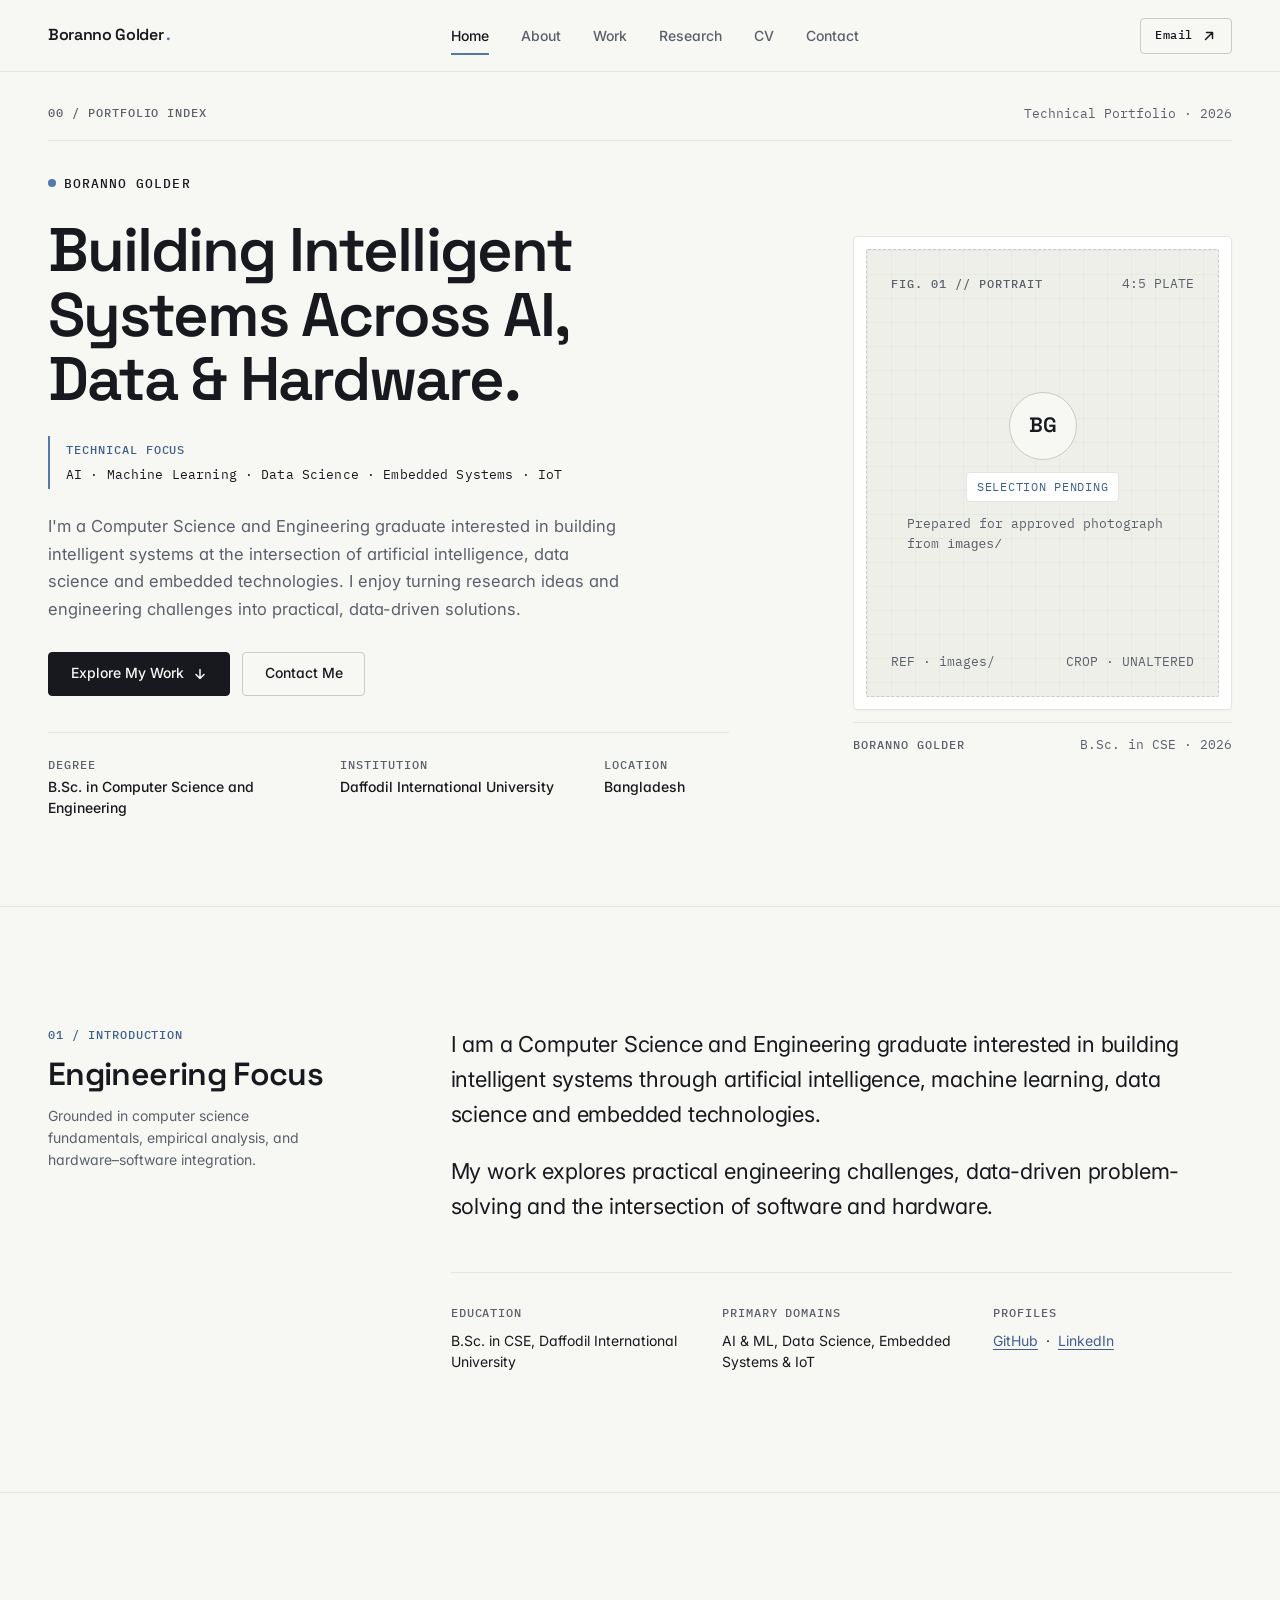
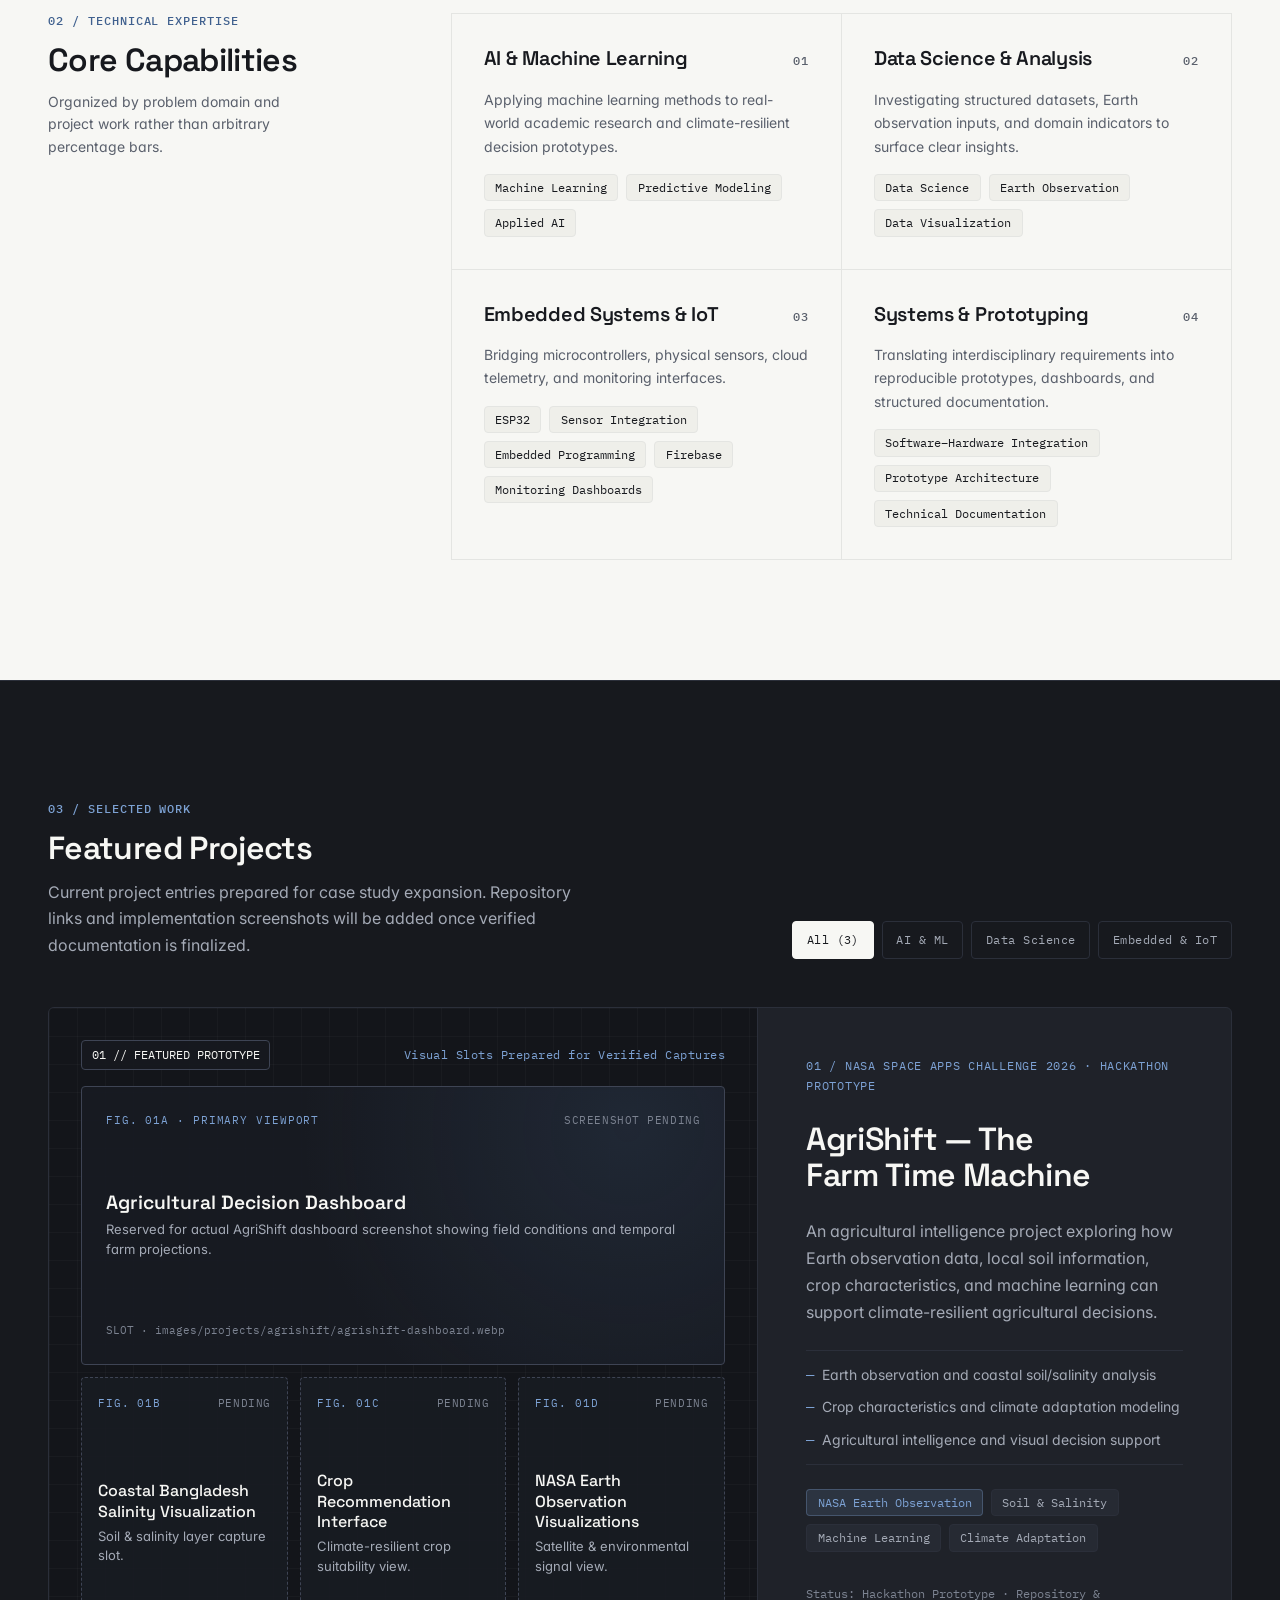
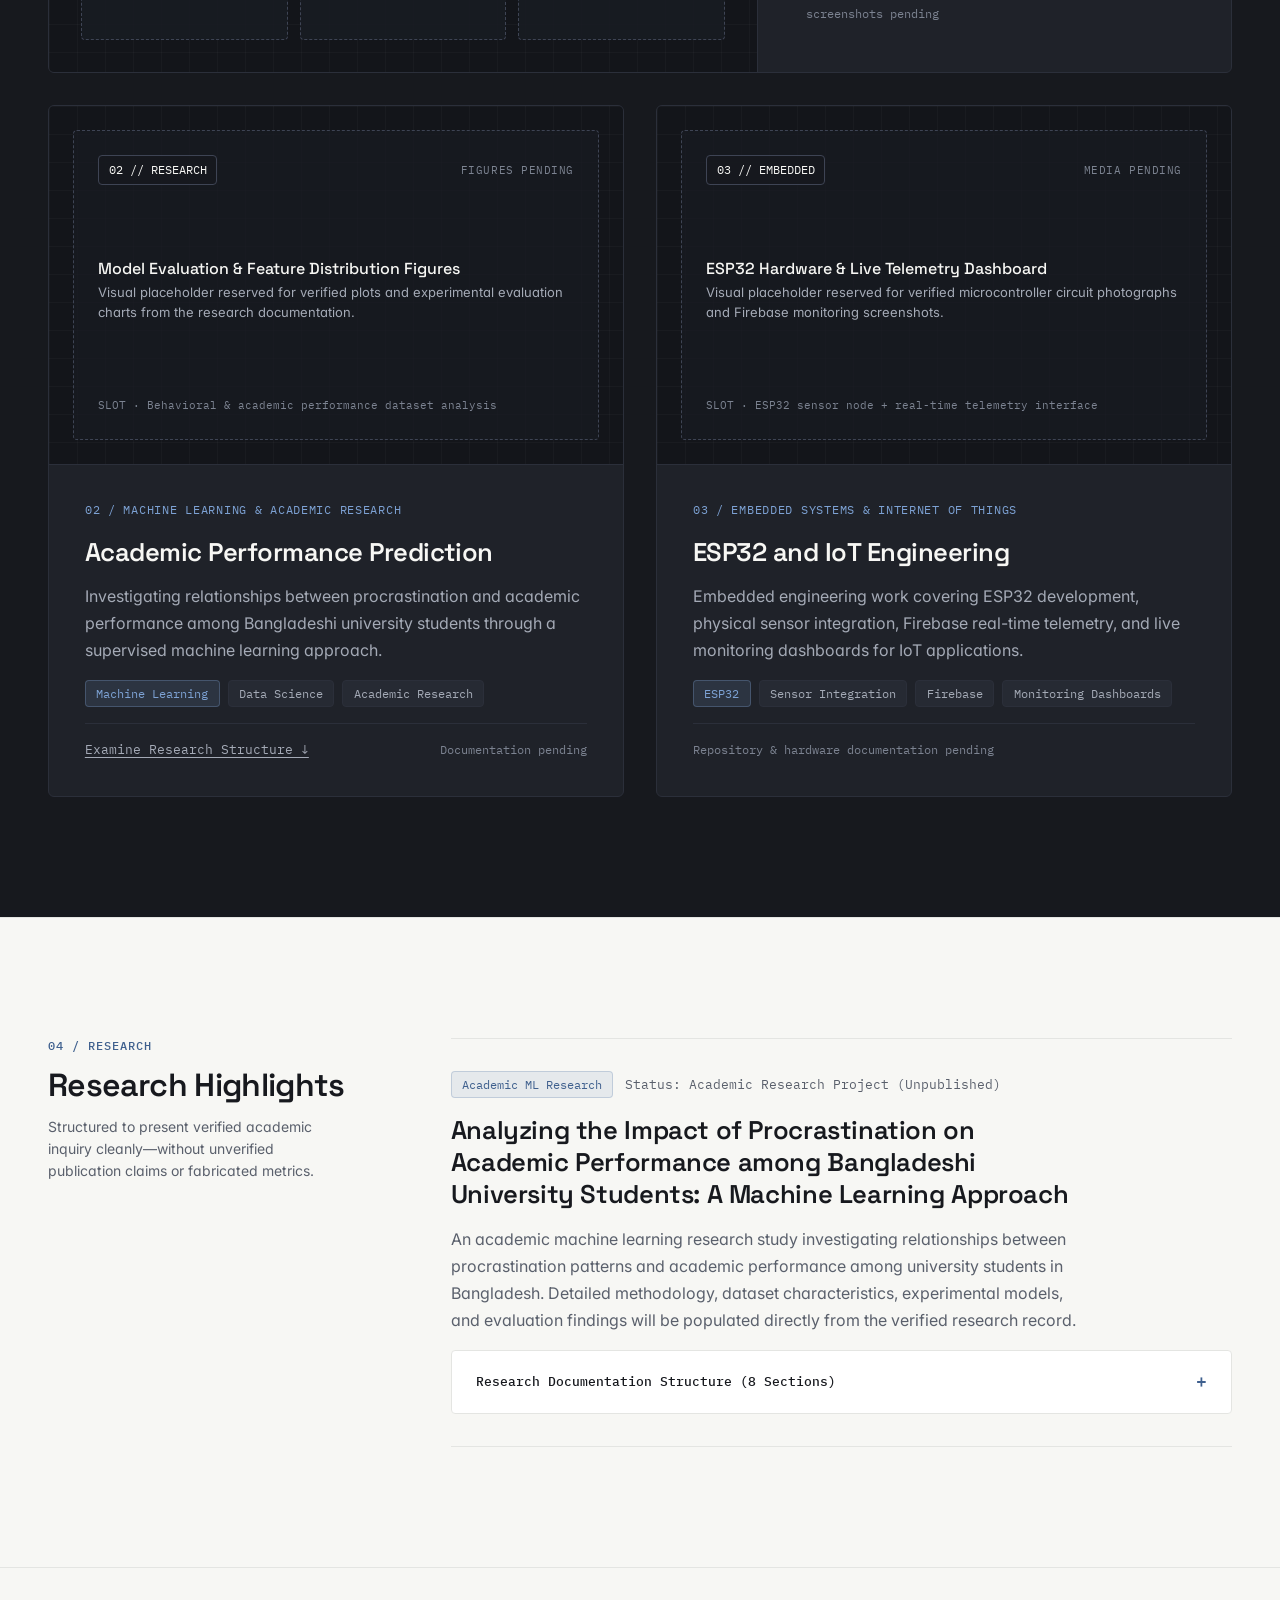
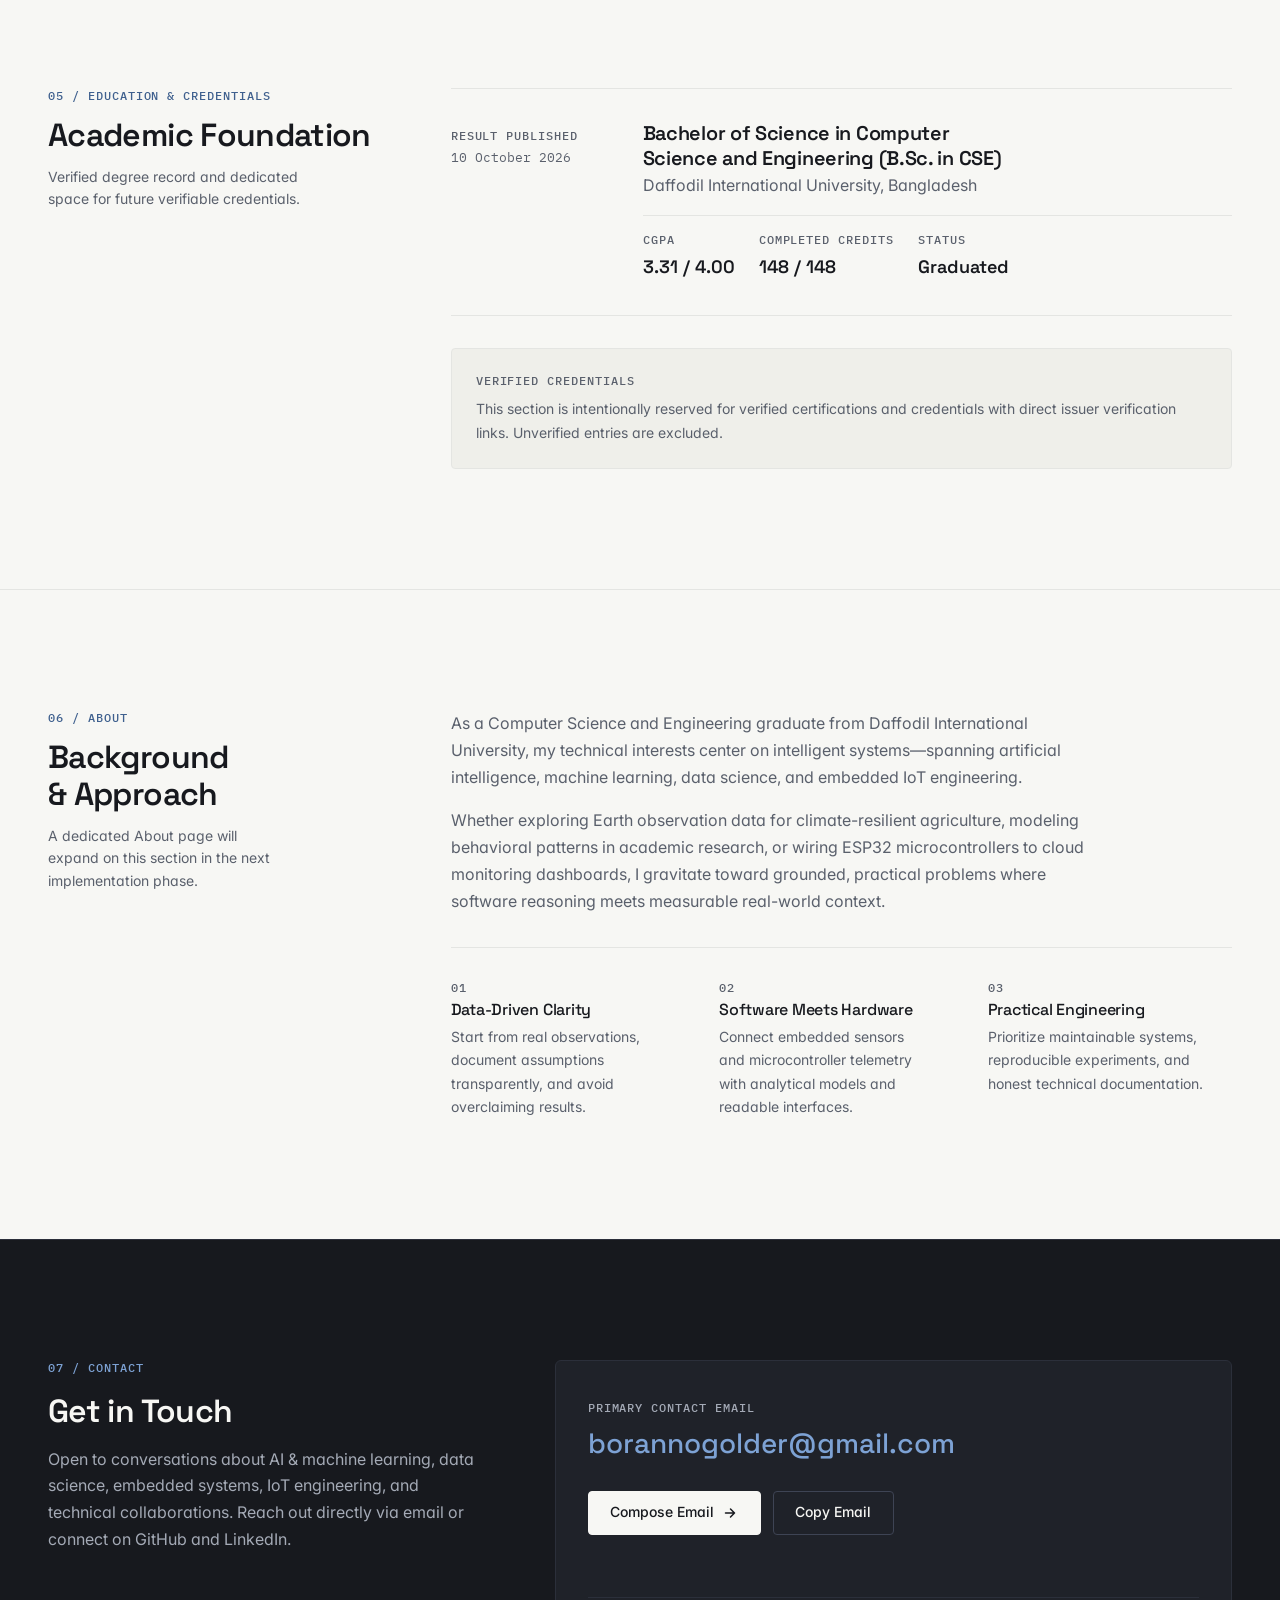
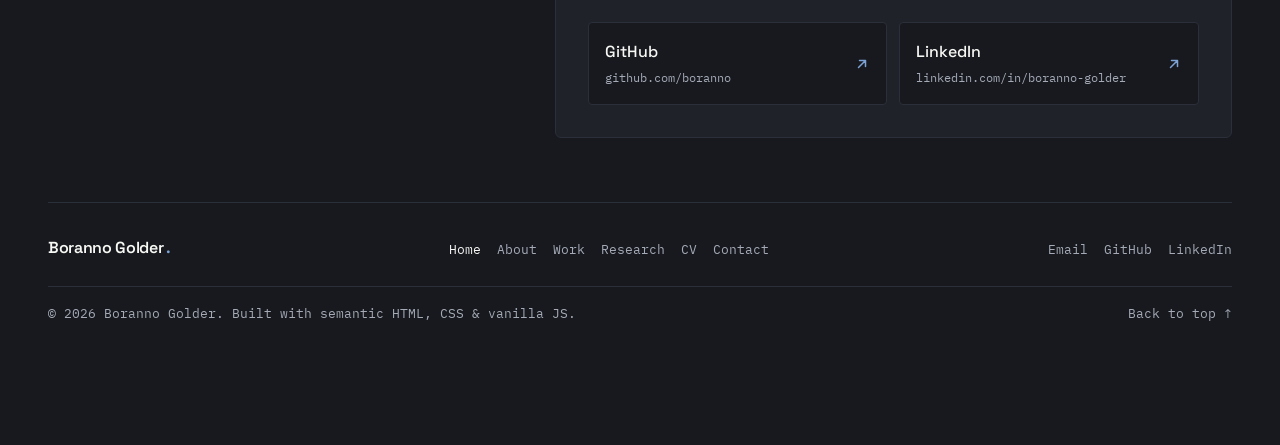
<file: index.html>
<!DOCTYPE html>
<html lang="en" data-page="home" data-root="./">
<head>
  <meta charset="UTF-8">
  <meta name="viewport" content="width=device-width, initial-scale=1.0">
  <title>Boranno Golder — AI &amp; Machine Learning, Data Science, Embedded Systems &amp; IoT</title>
  <meta
    name="description"
    content="Portfolio of Boranno Golder, Computer Science and Engineering graduate focused on AI & Machine Learning, Data Science, and Embedded Systems & IoT."
  >
  <meta property="og:title" content="Boranno Golder — Technical Portfolio">
  <meta
    property="og:description"
    content="Computer Science and Engineering graduate exploring intelligent systems through AI, machine learning, data science, and embedded technologies."
  >
  <meta property="og:type" content="website">
  <link rel="icon" type="image/svg+xml" href="assets/icons/favicon.svg">

  <!-- Typography: Space Grotesk, Inter, IBM Plex Mono -->
  <link rel="preconnect" href="https://fonts.googleapis.com">
  <link rel="preconnect" href="https://fonts.gstatic.com" crossorigin>
  <link
    href="https://fonts.googleapis.com/css2?family=IBM+Plex+Mono:wght@400;500&family=Inter:wght@400;500;600&family=Space+Grotesk:wght@500;600;700&display=swap"
    rel="stylesheet"
  >

  <!-- Modular Design System -->
  <link rel="stylesheet" href="assets/css/tokens.css">
  <link rel="stylesheet" href="assets/css/base.css">
  <link rel="stylesheet" href="assets/css/layout.css">
  <link rel="stylesheet" href="assets/css/components.css">
  <link rel="stylesheet" href="assets/css/pages/home.css">

  <script type="application/ld+json">
    {
      "@context": "https://schema.org",
      "@type": "Person",
      "name": "Boranno Golder",
      "email": "mailto:borannogolder@gmail.com",
      "alumniOf": {
        "@type": "CollegeOrUniversity",
        "name": "Daffodil International University"
      },
      "sameAs": [
        "https://github.com/boranno",
        "https://www.linkedin.com/in/boranno-golder/"
      ]
    }
  </script>
</head>
<body id="top">
  <a class="skip-link" href="#main-content">Skip to main content</a>

  <!-- Sticky Editorial Header -->
  <header class="site-header" data-header>
    <div class="container header-inner">
      <a class="wordmark" href="./index.html" aria-label="Boranno Golder — Home">
        Boranno Golder<span class="wordmark-dot" aria-hidden="true">.</span>
      </a>

      <nav class="primary-nav" aria-label="Primary">
        <ul class="nav-list">
          <li><a class="nav-link is-active" href="./index.html" aria-current="page">Home</a></li>
          <li><a class="nav-link" href="./about/index.html">About</a></li>
          <li><a class="nav-link" href="./work/index.html">Work</a></li>
          <li><a class="nav-link" href="./research/index.html">Research</a></li>
          <li><a class="nav-link" href="./cv/index.html">CV</a></li>
          <li><a class="nav-link" href="./contact/index.html">Contact</a></li>
        </ul>
      </nav>

      <div class="header-actions">
        <a class="btn btn--secondary btn--sm" href="mailto:borannogolder@gmail.com">
          Email
          <svg class="arrow-right" viewBox="0 0 16 16" fill="none" aria-hidden="true">
            <path d="M4.5 11.5L11.5 4.5M11.5 4.5H5.5M11.5 4.5V10.5" stroke="currentColor" stroke-width="1.5" stroke-linecap="round" stroke-linejoin="round"/>
          </svg>
        </a>
      </div>

      <button
        class="menu-toggle"
        type="button"
        data-menu-toggle
        aria-expanded="false"
        aria-controls="mobile-nav"
        aria-label="Open navigation menu"
      >
        <svg class="icon-menu" viewBox="0 0 20 20" fill="none" aria-hidden="true">
          <path d="M3 6H17M3 10H17M3 14H17" stroke="currentColor" stroke-width="1.5" stroke-linecap="round"/>
        </svg>
        <svg class="icon-close" viewBox="0 0 20 20" fill="none" aria-hidden="true">
          <path d="M5 5L15 15M15 5L5 15" stroke="currentColor" stroke-width="1.5" stroke-linecap="round"/>
        </svg>
      </button>
    </div>
  </header>

  <!-- Mobile Navigation Drawer -->
  <div class="mobile-drawer" id="mobile-nav" data-mobile-drawer hidden>
    <nav aria-label="Mobile navigation">
      <ul class="mobile-nav-list">
        <li class="mobile-nav-item">
          <a class="mobile-nav-link" href="./index.html" aria-current="page">
            <span>Home</span>
            <span class="mono-label">00 / HOME</span>
          </a>
        </li>
        <li class="mobile-nav-item">
          <a class="mobile-nav-link" href="./about/index.html">
            <span>About</span>
            <span class="mono-label">01 / ABOUT</span>
          </a>
        </li>
        <li class="mobile-nav-item">
          <a class="mobile-nav-link" href="./work/index.html">
            <span>Work</span>
            <span class="mono-label">02 / WORK</span>
          </a>
        </li>
        <li class="mobile-nav-item">
          <a class="mobile-nav-link" href="./research/index.html">
            <span>Research</span>
            <span class="mono-label">03 / RESEARCH</span>
          </a>
        </li>
        <li class="mobile-nav-item">
          <a class="mobile-nav-link" href="./cv/index.html">
            <span>CV</span>
            <span class="mono-label">04 / CV</span>
          </a>
        </li>
        <li class="mobile-nav-item">
          <a class="mobile-nav-link" href="./contact/index.html">
            <span>Contact</span>
            <span class="mono-label">05 / CONTACT</span>
          </a>
        </li>
      </ul>
    </nav>
    <div class="mobile-drawer-footer">
      <a class="mono-meta" href="mailto:borannogolder@gmail.com">borannogolder@gmail.com</a>
      <a class="mono-meta" href="https://github.com/boranno" target="_blank" rel="noopener noreferrer">GitHub</a>
      <a class="mono-meta" href="https://www.linkedin.com/in/boranno-golder/" target="_blank" rel="noopener noreferrer">LinkedIn</a>
    </div>
  </div>

  <main id="main-content">
    <!-- ====================================================================
         01. HOMEPAGE HERO (Light Editorial Canvas)
         ==================================================================== -->
    <section class="band band--first hero-band" aria-labelledby="hero-heading">
      <div class="container">
        <div class="hero-masthead-bar hero-enter">
          <span class="mono-label">00 / PORTFOLIO INDEX</span>
          <span class="mono-meta">Technical Portfolio · 2026</span>
        </div>

        <div class="hero-grid">
          <div class="hero-copy">
            <div class="hero-kicker hero-enter">
              <span class="hero-eyebrow">
                <span class="status-dot" aria-hidden="true"></span>
                <span>Boranno Golder</span>
              </span>
            </div>

            <h1 class="hero-title hero-enter hero-enter--delay-1" id="hero-heading">
              Building Intelligent Systems Across AI, Data &amp; Hardware.
            </h1>

            <div class="hero-positioning hero-enter hero-enter--delay-2" aria-label="Technical focus">
              <span class="hero-positioning-label">Technical Focus</span>
              <span class="hero-positioning-value">AI &middot; Machine Learning &middot; Data Science &middot; Embedded Systems &middot; IoT</span>
            </div>

            <p class="hero-lead hero-enter hero-enter--delay-2">
              I'm a Computer Science and Engineering graduate interested in building intelligent
              systems at the intersection of artificial intelligence, data science and embedded
              technologies. I enjoy turning research ideas and engineering challenges into
              practical, data-driven solutions.
            </p>

            <div class="hero-actions hero-enter hero-enter--delay-3">
              <a class="btn btn--primary" href="#work">
                Explore My Work
                <svg class="arrow-down" viewBox="0 0 16 16" fill="none" aria-hidden="true">
                  <path d="M8 3.5V12.5M8 12.5L4 8.5M8 12.5L12 8.5" stroke="currentColor" stroke-width="1.5" stroke-linecap="round" stroke-linejoin="round"/>
                </svg>
              </a>
              <a class="btn btn--secondary" href="#contact">Contact Me</a>
            </div>

            <dl class="hero-specs hero-enter hero-enter--delay-3" aria-label="Academic and location metadata">
              <div class="hero-spec-item">
                <dt class="mono-label">Degree</dt>
                <dd class="hero-spec-value">B.Sc. in Computer Science and Engineering</dd>
              </div>
              <div class="hero-spec-item">
                <dt class="mono-label">Institution</dt>
                <dd class="hero-spec-value">Daffodil International University</dd>
              </div>
              <div class="hero-spec-item">
                <dt class="mono-label">Location</dt>
                <dd class="hero-spec-value">Bangladesh</dd>
              </div>
            </dl>
          </div>

          <!--
            HOMEPAGE PORTRAIT SLOT — SELECTION PENDING
            To activate a portrait after visual review, replace .portrait-placeholder-mark
            inside .portrait-slot with:
            <img src="images/<selected-image>" alt="Boranno Golder" width="400" height="500">
          -->
          <div class="hero-visual hero-enter hero-enter--delay-2">
            <figure class="portrait-figure" data-portrait-slot="pending">
              <div class="portrait-frame">
                <div class="portrait-slot">
                  <div class="portrait-slot-top">
                    <span class="mono-label">FIG. 01 // PORTRAIT</span>
                    <span class="mono-meta">4:5 PLATE</span>
                  </div>
                  <div class="portrait-placeholder-mark">
                    <div class="portrait-monogram" aria-hidden="true">BG</div>
                    <span class="portrait-status-badge">Selection Pending</span>
                    <p class="mono-meta">Prepared for approved photograph from <code>images/</code></p>
                  </div>
                  <div class="portrait-slot-bottom">
                    <span class="mono-meta">REF · images/</span>
                    <span class="mono-meta">CROP · UNALTERED</span>
                  </div>
                </div>
              </div>
              <figcaption class="portrait-caption">
                <span class="mono-label">Boranno Golder</span>
                <span class="mono-meta">B.Sc. in CSE · 2026</span>
              </figcaption>
            </figure>
          </div>
        </div>
      </div>
    </section>

    <!-- ====================================================================
         02. PROFESSIONAL INTRODUCTION (Asymmetric 4/8 Rail)
         ==================================================================== -->
    <section class="band" id="overview" aria-labelledby="overview-heading">
      <div class="container editorial-rail">
        <div class="rail-aside" data-reveal>
          <span class="mono-label rail-index">01 / INTRODUCTION</span>
          <h2 id="overview-heading">Engineering Focus</h2>
          <p class="rail-note">
            Grounded in computer science fundamentals, empirical analysis, and hardware–software integration.
          </p>
        </div>

        <div class="rail-main" data-reveal data-reveal-delay="80">
          <p class="intro-statement">
            I am a Computer Science and Engineering graduate interested in building intelligent
            systems through artificial intelligence, machine learning, data science and embedded
            technologies.
          </p>
          <p class="intro-statement">
            My work explores practical engineering challenges, data-driven problem-solving and the
            intersection of software and hardware.
          </p>

          <div class="intro-meta-strip">
            <div class="intro-meta-cell">
              <span class="mono-label">Education</span>
              <span class="intro-meta-value">B.Sc. in CSE, Daffodil International University</span>
            </div>
            <div class="intro-meta-cell">
              <span class="mono-label">Primary Domains</span>
              <span class="intro-meta-value">AI &amp; ML, Data Science, Embedded Systems &amp; IoT</span>
            </div>
            <div class="intro-meta-cell">
              <span class="mono-label">Profiles</span>
              <span class="intro-meta-value">
                <a href="https://github.com/boranno" target="_blank" rel="noopener noreferrer">GitHub</a>
                &nbsp;·&nbsp;
                <a href="https://www.linkedin.com/in/boranno-golder/" target="_blank" rel="noopener noreferrer">LinkedIn</a>
              </span>
            </div>
          </div>
        </div>
      </div>
    </section>

    <!-- ====================================================================
         03. TECHNICAL EXPERTISE (Asymmetric 4/8 Rail, Capability Matrix)
         ==================================================================== -->
    <section class="band" id="expertise" aria-labelledby="expertise-heading">
      <div class="container editorial-rail">
        <div class="rail-aside" data-reveal>
          <span class="mono-label rail-index">02 / TECHNICAL EXPERTISE</span>
          <h2 id="expertise-heading">Core Capabilities</h2>
          <p class="rail-note">
            Organized by problem domain and project work rather than arbitrary percentage bars.
          </p>
        </div>

        <div class="rail-main" data-reveal data-reveal-delay="80">
          <div class="expertise-grid">
            <article class="expertise-group">
              <div class="expertise-group-head">
                <h3>AI &amp; Machine Learning</h3>
                <span class="mono-label">01</span>
              </div>
              <p class="expertise-desc">
                Applying machine learning methods to real-world academic research and climate-resilient decision prototypes.
              </p>
              <ul class="tag-list" aria-label="AI and Machine Learning themes">
                <li class="tag">Machine Learning</li>
                <li class="tag">Predictive Modeling</li>
                <li class="tag">Applied AI</li>
              </ul>
            </article>

            <article class="expertise-group">
              <div class="expertise-group-head">
                <h3>Data Science &amp; Analysis</h3>
                <span class="mono-label">02</span>
              </div>
              <p class="expertise-desc">
                Investigating structured datasets, Earth observation inputs, and domain indicators to surface clear insights.
              </p>
              <ul class="tag-list" aria-label="Data Science themes">
                <li class="tag">Data Science</li>
                <li class="tag">Earth Observation</li>
                <li class="tag">Data Visualization</li>
              </ul>
            </article>

            <article class="expertise-group">
              <div class="expertise-group-head">
                <h3>Embedded Systems &amp; IoT</h3>
                <span class="mono-label">03</span>
              </div>
              <p class="expertise-desc">
                Bridging microcontrollers, physical sensors, cloud telemetry, and monitoring interfaces.
              </p>
              <ul class="tag-list" aria-label="Embedded Systems and IoT themes">
                <li class="tag">ESP32</li>
                <li class="tag">Sensor Integration</li>
                <li class="tag">Embedded Programming</li>
                <li class="tag">Firebase</li>
                <li class="tag">Monitoring Dashboards</li>
              </ul>
            </article>

            <article class="expertise-group">
              <div class="expertise-group-head">
                <h3>Systems &amp; Prototyping</h3>
                <span class="mono-label">04</span>
              </div>
              <p class="expertise-desc">
                Translating interdisciplinary requirements into reproducible prototypes, dashboards, and structured documentation.
              </p>
              <ul class="tag-list" aria-label="Systems and Prototyping themes">
                <li class="tag">Software–Hardware Integration</li>
                <li class="tag">Prototype Architecture</li>
                <li class="tag">Technical Documentation</li>
              </ul>
            </article>
          </div>
        </div>
      </div>
    </section>

    <!-- ====================================================================
         04. FEATURED PROJECTS (Dark Architectural Showcase Band — #17191E)
         ==================================================================== -->
    <section class="band band--dark" id="work" aria-labelledby="work-heading">
      <div class="container">
        <div class="projects-header" data-reveal>
          <div class="projects-header-top">
            <span class="mono-label rail-index">03 / SELECTED WORK</span>
            <h2 id="work-heading">Featured Projects</h2>
            <p class="projects-header-sub">
              Current project entries prepared for case study expansion. Repository links and implementation
              screenshots will be added once verified documentation is finalized.
            </p>
          </div>

          <div class="filter-bar" role="group" aria-label="Filter projects by domain">
            <button class="filter-pill" type="button" data-project-filter="all" aria-pressed="true">
              All (3)
            </button>
            <button class="filter-pill" type="button" data-project-filter="ai" aria-pressed="false">
              AI &amp; ML
            </button>
            <button class="filter-pill" type="button" data-project-filter="data" aria-pressed="false">
              Data Science
            </button>
            <button class="filter-pill" type="button" data-project-filter="iot" aria-pressed="false">
              Embedded &amp; IoT
            </button>
          </div>
        </div>

        <p class="sr-only" aria-live="polite" data-filter-status></p>

        <div class="projects-layout">
          <!-- Project A: Featured Horizontal Card (Image-Led 4-Plate Visual Storyboard) -->
          <article
            class="project-card project-card--featured"
            data-project-card
            data-categories="ai data"
            data-reveal
          >
            <!--
              AGRISHIFT IMAGE-LED VISUAL STORYBOARD
              Replace any .visual-slot content with <img src="images/projects/..." alt="...">
              once verified project screenshots are provided.
            -->
            <div class="project-media project-media--spec project-media--storyboard">
              <div class="storyboard-header">
                <span class="project-index-badge">01 // FEATURED PROTOTYPE</span>
                <span class="project-status-pill">Visual Slots Prepared for Verified Captures</span>
              </div>

              <div class="storyboard-stage" role="group" aria-label="AgriShift visual storyboard placeholders">
                <figure class="visual-slot visual-slot--lead" data-image-slot="agrishift-dashboard">
                  <div class="visual-slot-top">
                    <span class="visual-slot-code">FIG. 01A · PRIMARY VIEWPORT</span>
                    <span class="visual-slot-status">Screenshot Pending</span>
                  </div>
                  <div class="visual-slot-body">
                    <strong class="visual-slot-title">Agricultural Decision Dashboard</strong>
                    <span class="visual-slot-caption">
                      Reserved for actual AgriShift dashboard screenshot showing field conditions and temporal farm projections.
                    </span>
                  </div>
                  <span class="visual-slot-path">SLOT · images/projects/agrishift/agrishift-dashboard.webp</span>
                </figure>

                <div class="visual-slot-subgrid">
                  <figure class="visual-slot" data-image-slot="agrishift-salinity">
                    <div class="visual-slot-top">
                      <span class="visual-slot-code">FIG. 01B</span>
                      <span class="visual-slot-status">Pending</span>
                    </div>
                    <div class="visual-slot-body">
                      <strong class="visual-slot-title">Coastal Bangladesh Salinity Visualization</strong>
                      <span class="visual-slot-caption">Soil &amp; salinity layer capture slot.</span>
                    </div>
                  </figure>

                  <figure class="visual-slot" data-image-slot="agrishift-crop">
                    <div class="visual-slot-top">
                      <span class="visual-slot-code">FIG. 01C</span>
                      <span class="visual-slot-status">Pending</span>
                    </div>
                    <div class="visual-slot-body">
                      <strong class="visual-slot-title">Crop Recommendation Interface</strong>
                      <span class="visual-slot-caption">Climate-resilient crop suitability view.</span>
                    </div>
                  </figure>

                  <figure class="visual-slot" data-image-slot="agrishift-nasa-eo">
                    <div class="visual-slot-top">
                      <span class="visual-slot-code">FIG. 01D</span>
                      <span class="visual-slot-status">Pending</span>
                    </div>
                    <div class="visual-slot-body">
                      <strong class="visual-slot-title">NASA Earth Observation Visualizations</strong>
                      <span class="visual-slot-caption">Satellite &amp; environmental signal view.</span>
                    </div>
                  </figure>
                </div>
              </div>
            </div>

            <div class="project-body">
              <span class="project-kicker">01 / NASA Space Apps Challenge 2026 · Hackathon Prototype</span>
              <h3 class="project-title">AgriShift — The Farm Time Machine</h3>
              <p class="project-summary">
                An agricultural intelligence project exploring how Earth observation data, local soil
                information, crop characteristics, and machine learning can support climate-resilient
                agricultural decisions.
              </p>

              <ul class="project-highlights" aria-label="AgriShift focus areas">
                <li class="project-highlight-item">Earth observation and coastal soil/salinity analysis</li>
                <li class="project-highlight-item">Crop characteristics and climate adaptation modeling</li>
                <li class="project-highlight-item">Agricultural intelligence and visual decision support</li>
              </ul>

              <ul class="tag-list" aria-label="AgriShift core technologies">
                <li class="tag tag--accent">NASA Earth Observation</li>
                <li class="tag">Soil &amp; Salinity</li>
                <li class="tag">Machine Learning</li>
                <li class="tag">Climate Adaptation</li>
              </ul>

              <div class="project-footer">
                <span class="project-availability">Status: Hackathon Prototype · Repository &amp; screenshots pending</span>
              </div>
            </div>
          </article>

          <!-- Project B: Academic ML Research -->
          <article
            class="project-card"
            data-project-card
            data-categories="ai data"
            data-reveal
            data-reveal-delay="80"
          >
            <div class="project-media project-media--spec">
              <div class="project-figure-viewport" data-image-slot="academic-ml-figures">
                <div class="visual-slot-top">
                  <span class="project-index-badge">02 // RESEARCH</span>
                  <span class="visual-slot-status">Figures Pending</span>
                </div>

                <div class="visual-slot-body">
                  <strong class="visual-slot-title">Model Evaluation &amp; Feature Distribution Figures</strong>
                  <span class="visual-slot-caption">
                    Visual placeholder reserved for verified plots and experimental evaluation charts from the research documentation.
                  </span>
                </div>

                <span class="visual-slot-path">SLOT · Behavioral &amp; academic performance dataset analysis</span>
              </div>
            </div>

            <div class="project-body">
              <span class="project-kicker">02 / Machine Learning &amp; Academic Research</span>
              <h3 class="project-title">Academic Performance Prediction</h3>
              <p class="project-summary">
                Investigating relationships between procrastination and academic performance among
                Bangladeshi university students through a supervised machine learning approach.
              </p>
              <ul class="tag-list" aria-label="Academic Performance Prediction themes">
                <li class="tag tag--accent">Machine Learning</li>
                <li class="tag">Data Science</li>
                <li class="tag">Academic Research</li>
              </ul>
              <div class="project-footer">
                <a class="mono-meta" href="#research">Examine Research Structure ↓</a>
                <span class="project-availability">Documentation pending</span>
              </div>
            </div>
          </article>

          <!-- Project C: ESP32 & IoT Engineering -->
          <article
            class="project-card"
            data-project-card
            data-categories="iot"
            data-reveal
            data-reveal-delay="140"
          >
            <div class="project-media project-media--spec">
              <div class="project-figure-viewport" data-image-slot="esp32-iot-hardware">
                <div class="visual-slot-top">
                  <span class="project-index-badge">03 // EMBEDDED</span>
                  <span class="visual-slot-status">Media Pending</span>
                </div>

                <div class="visual-slot-body">
                  <strong class="visual-slot-title">ESP32 Hardware &amp; Live Telemetry Dashboard</strong>
                  <span class="visual-slot-caption">
                    Visual placeholder reserved for verified microcontroller circuit photographs and Firebase monitoring screenshots.
                  </span>
                </div>

                <span class="visual-slot-path">SLOT · ESP32 sensor node + real-time telemetry interface</span>
              </div>
            </div>

            <div class="project-body">
              <span class="project-kicker">03 / Embedded Systems &amp; Internet of Things</span>
              <h3 class="project-title">ESP32 and IoT Engineering</h3>
              <p class="project-summary">
                Embedded engineering work covering ESP32 development, physical sensor integration,
                Firebase real-time telemetry, and live monitoring dashboards for IoT applications.
              </p>
              <ul class="tag-list" aria-label="ESP32 and IoT Engineering themes">
                <li class="tag tag--accent">ESP32</li>
                <li class="tag">Sensor Integration</li>
                <li class="tag">Firebase</li>
                <li class="tag">Monitoring Dashboards</li>
              </ul>
              <div class="project-footer">
                <span class="project-availability">Repository &amp; hardware documentation pending</span>
              </div>
            </div>
          </article>
        </div>
      </div>
    </section>

    <!-- ====================================================================
         05. RESEARCH HIGHLIGHTS (Light Editorial Publication Ledger)
         ==================================================================== -->
    <section class="band" id="research" aria-labelledby="research-heading">
      <div class="container editorial-rail">
        <div class="rail-aside" data-reveal>
          <span class="mono-label rail-index">04 / RESEARCH</span>
          <h2 id="research-heading">Research Highlights</h2>
          <p class="rail-note">
            Structured to present verified academic inquiry cleanly—without unverified publication claims or fabricated metrics.
          </p>
        </div>

        <div class="rail-main" data-reveal data-reveal-delay="80">
          <div class="research-ledger">
            <article class="research-entry">
              <div class="research-meta">
                <span class="tag tag--accent">Academic ML Research</span>
                <span class="mono-meta">Status: Academic Research Project (Unpublished)</span>
              </div>

              <h3 class="research-title">
                Analyzing the Impact of Procrastination on Academic Performance among Bangladeshi
                University Students: A Machine Learning Approach
              </h3>

              <p class="research-overview">
                An academic machine learning research study investigating relationships between
                procrastination patterns and academic performance among university students in
                Bangladesh. Detailed methodology, dataset characteristics, experimental models, and
                evaluation findings will be populated directly from the verified research record.
              </p>

              <details class="research-details">
                <summary>
                  <span>Research Documentation Structure (8 Sections)</span>
                  <span class="details-toggle-icon" aria-hidden="true">+</span>
                </summary>
                <dl class="research-spec-grid">
                  <div class="research-spec-item">
                    <dt>01 · Research Problem</dt>
                    <dd>Investigating how procrastination behaviors relate to academic performance outcomes among Bangladeshi university students.</dd>
                  </div>
                  <div class="research-spec-item">
                    <dt>02 · Dataset &amp; Sampling</dt>
                    <dd>Pending verified documentation from the research record.</dd>
                  </div>
                  <div class="research-spec-item">
                    <dt>03 · Methodology</dt>
                    <dd>Machine learning approach — preprocessing and experimental design to be added from documentation.</dd>
                  </div>
                  <div class="research-spec-item">
                    <dt>04 · Experimental Models</dt>
                    <dd>Pending verified model list and configuration from documentation.</dd>
                  </div>
                  <div class="research-spec-item">
                    <dt>05 · Evaluation Results</dt>
                    <dd>Pending verified evaluation metrics from documentation (no placeholder figures published).</dd>
                  </div>
                  <div class="research-spec-item">
                    <dt>06 · Limitations</dt>
                    <dd>To be populated directly from the final research report.</dd>
                  </div>
                  <div class="research-spec-item">
                    <dt>07 · Future Research Directions</dt>
                    <dd>To be populated directly from the final research report.</dd>
                  </div>
                  <div class="research-spec-item">
                    <dt>08 · Validation &amp; Publication</dt>
                    <dd>Academic research project; no external publication, journal, or DOI claimed.</dd>
                  </div>
                </dl>
              </details>
            </article>
          </div>
        </div>
      </div>
    </section>

    <!-- ====================================================================
         06. EDUCATION & CREDENTIALS (Academic Ledger)
         ==================================================================== -->
    <section class="band" id="education" aria-labelledby="education-heading">
      <div class="container editorial-rail">
        <div class="rail-aside" data-reveal>
          <span class="mono-label rail-index">05 / EDUCATION &amp; CREDENTIALS</span>
          <h2 id="education-heading">Academic Foundation</h2>
          <p class="rail-note">
            Verified degree record and dedicated space for future verifiable credentials.
          </p>
        </div>

        <div class="rail-main" data-reveal data-reveal-delay="80">
          <div class="academic-ledger">
            <article class="academic-row">
              <div>
                <span class="mono-label">Result Published</span>
                <p class="mono-meta">10 October 2026</p>
              </div>
              <div>
                <h3>Bachelor of Science in Computer Science and Engineering (B.Sc. in CSE)</h3>
                <p>Daffodil International University, Bangladesh</p>

                <div class="academic-metrics">
                  <div class="metric-pair">
                    <span class="mono-label">CGPA</span>
                    <span class="metric-value">3.31 / 4.00</span>
                  </div>
                  <div class="metric-pair">
                    <span class="mono-label">Completed Credits</span>
                    <span class="metric-value">148 / 148</span>
                  </div>
                  <div class="metric-pair">
                    <span class="mono-label">Status</span>
                    <span class="metric-value">Graduated</span>
                  </div>
                </div>
              </div>
            </article>
          </div>

          <div class="credentials-notice">
            <span class="mono-label">Verified Credentials</span>
            <p class="expertise-desc">
              This section is intentionally reserved for verified certifications and credentials with
              direct issuer verification links. Unverified entries are excluded.
            </p>
          </div>
        </div>
      </div>
    </section>

    <!-- ====================================================================
         07. ABOUT SECTION (Editorial Narrative)
         ==================================================================== -->
    <section class="band" id="about" aria-labelledby="about-heading">
      <div class="container editorial-rail">
        <div class="rail-aside" data-reveal>
          <span class="mono-label rail-index">06 / ABOUT</span>
          <h2 id="about-heading">Background &amp; Approach</h2>
          <p class="rail-note">
            A dedicated About page will expand on this section in the next implementation phase.
          </p>
        </div>

        <div class="rail-main about-editorial" data-reveal data-reveal-delay="80">
          <div class="about-prose">
            <p>
              As a Computer Science and Engineering graduate from Daffodil International University,
              my technical interests center on intelligent systems—spanning artificial intelligence,
              machine learning, data science, and embedded IoT engineering.
            </p>
            <p>
              Whether exploring Earth observation data for climate-resilient agriculture, modeling
              behavioral patterns in academic research, or wiring ESP32 microcontrollers to cloud
              monitoring dashboards, I gravitate toward grounded, practical problems where software
              reasoning meets measurable real-world context.
            </p>
          </div>

          <div class="about-principles">
            <div class="principle-item">
              <span class="mono-label">01</span>
              <h3 class="principle-title">Data-Driven Clarity</h3>
              <p class="principle-text">
                Start from real observations, document assumptions transparently, and avoid overclaiming results.
              </p>
            </div>
            <div class="principle-item">
              <span class="mono-label">02</span>
              <h3 class="principle-title">Software Meets Hardware</h3>
              <p class="principle-text">
                Connect embedded sensors and microcontroller telemetry with analytical models and readable interfaces.
              </p>
            </div>
            <div class="principle-item">
              <span class="mono-label">03</span>
              <h3 class="principle-title">Practical Engineering</h3>
              <p class="principle-text">
                Prioritize maintainable systems, reproducible experiments, and honest technical documentation.
              </p>
            </div>
          </div>
        </div>
      </div>
    </section>

    <!-- ====================================================================
         08. CONTACT SECTION & FOOTER (Dark Closing Band — #17191E)
         ==================================================================== -->
    <section class="band band--dark" id="contact" aria-labelledby="contact-heading">
      <div class="container">
        <div class="contact-grid">
          <div class="contact-intro" data-reveal>
            <span class="mono-label rail-index">07 / CONTACT</span>
            <h2 id="contact-heading">Get in Touch</h2>
            <p>
              Open to conversations about AI &amp; machine learning, data science, embedded systems,
              IoT engineering, and technical collaborations. Reach out directly via email or connect
              on GitHub and LinkedIn.
            </p>
          </div>

          <div class="contact-panel-wrap" data-reveal data-reveal-delay="80">
            <div class="contact-panel">
              <div>
                <span class="mono-label">Primary Contact Email</span>
                <div>
                  <a class="contact-email-display" href="mailto:borannogolder@gmail.com">
                    borannogolder@gmail.com
                  </a>
                </div>
              </div>

              <div class="contact-actions">
                <a class="btn btn--primary" href="mailto:borannogolder@gmail.com">
                  Compose Email
                  <svg class="arrow-right" viewBox="0 0 16 16" fill="none" aria-hidden="true">
                    <path d="M3.5 8H12.5M12.5 8L8.5 4M12.5 8L8.5 12" stroke="currentColor" stroke-width="1.5" stroke-linecap="round" stroke-linejoin="round"/>
                  </svg>
                </a>
                <button
                  class="btn btn--secondary"
                  type="button"
                  data-copy-email="borannogolder@gmail.com"
                >
                  <span data-copy-label>Copy Email</span>
                </button>
              </div>

              <p class="copy-feedback" role="status" aria-live="polite" data-copy-feedback></p>

              <div class="contact-links-grid">
                <a
                  class="channel-link"
                  href="https://github.com/boranno"
                  target="_blank"
                  rel="noopener noreferrer"
                >
                  <span class="channel-link-main">
                    <span class="channel-name">GitHub</span>
                    <span class="channel-handle">github.com/boranno</span>
                  </span>
                  <svg viewBox="0 0 16 16" width="16" height="16" fill="none" aria-hidden="true">
                    <path d="M4.5 11.5L11.5 4.5M11.5 4.5H5.5M11.5 4.5V10.5" stroke="currentColor" stroke-width="1.5" stroke-linecap="round" stroke-linejoin="round"/>
                  </svg>
                </a>

                <a
                  class="channel-link"
                  href="https://www.linkedin.com/in/boranno-golder/"
                  target="_blank"
                  rel="noopener noreferrer"
                >
                  <span class="channel-link-main">
                    <span class="channel-name">LinkedIn</span>
                    <span class="channel-handle">linkedin.com/in/boranno-golder</span>
                  </span>
                  <svg viewBox="0 0 16 16" width="16" height="16" fill="none" aria-hidden="true">
                    <path d="M4.5 11.5L11.5 4.5M11.5 4.5H5.5M11.5 4.5V10.5" stroke="currentColor" stroke-width="1.5" stroke-linecap="round" stroke-linejoin="round"/>
                  </svg>
                </a>
              </div>
            </div>
          </div>
        </div>

        <footer class="site-footer">
          <div class="footer-top">
            <a class="footer-brand" href="./index.html" aria-label="Boranno Golder — Home">
              Boranno Golder<span class="wordmark-dot" aria-hidden="true">.</span>
            </a>

            <nav aria-label="Footer navigation">
              <ul class="footer-nav">
                <li><a class="footer-link" href="./index.html" aria-current="page">Home</a></li>
                <li><a class="footer-link" href="./about/index.html">About</a></li>
                <li><a class="footer-link" href="./work/index.html">Work</a></li>
                <li><a class="footer-link" href="./research/index.html">Research</a></li>
                <li><a class="footer-link" href="./cv/index.html">CV</a></li>
                <li><a class="footer-link" href="./contact/index.html">Contact</a></li>
              </ul>
            </nav>

            <ul class="footer-socials" aria-label="Professional links">
              <li><a class="footer-link" href="mailto:borannogolder@gmail.com">Email</a></li>
              <li><a class="footer-link" href="https://github.com/boranno" target="_blank" rel="noopener noreferrer">GitHub</a></li>
              <li><a class="footer-link" href="https://www.linkedin.com/in/boranno-golder/" target="_blank" rel="noopener noreferrer">LinkedIn</a></li>
            </ul>
          </div>

          <div class="footer-meta">
            <span class="mono-meta">&copy; 2026 Boranno Golder. Built with semantic HTML, CSS &amp; vanilla JS.</span>
            <div class="footer-links">
              <a class="footer-link" href="#top">Back to top ↑</a>
            </div>
          </div>
        </footer>
      </div>
    </section>
  </main>

  <script src="./assets/js/shell-loader.js"></script>
  <script type="module" src="assets/js/main.js"></script>
</body>
</html>
</file>
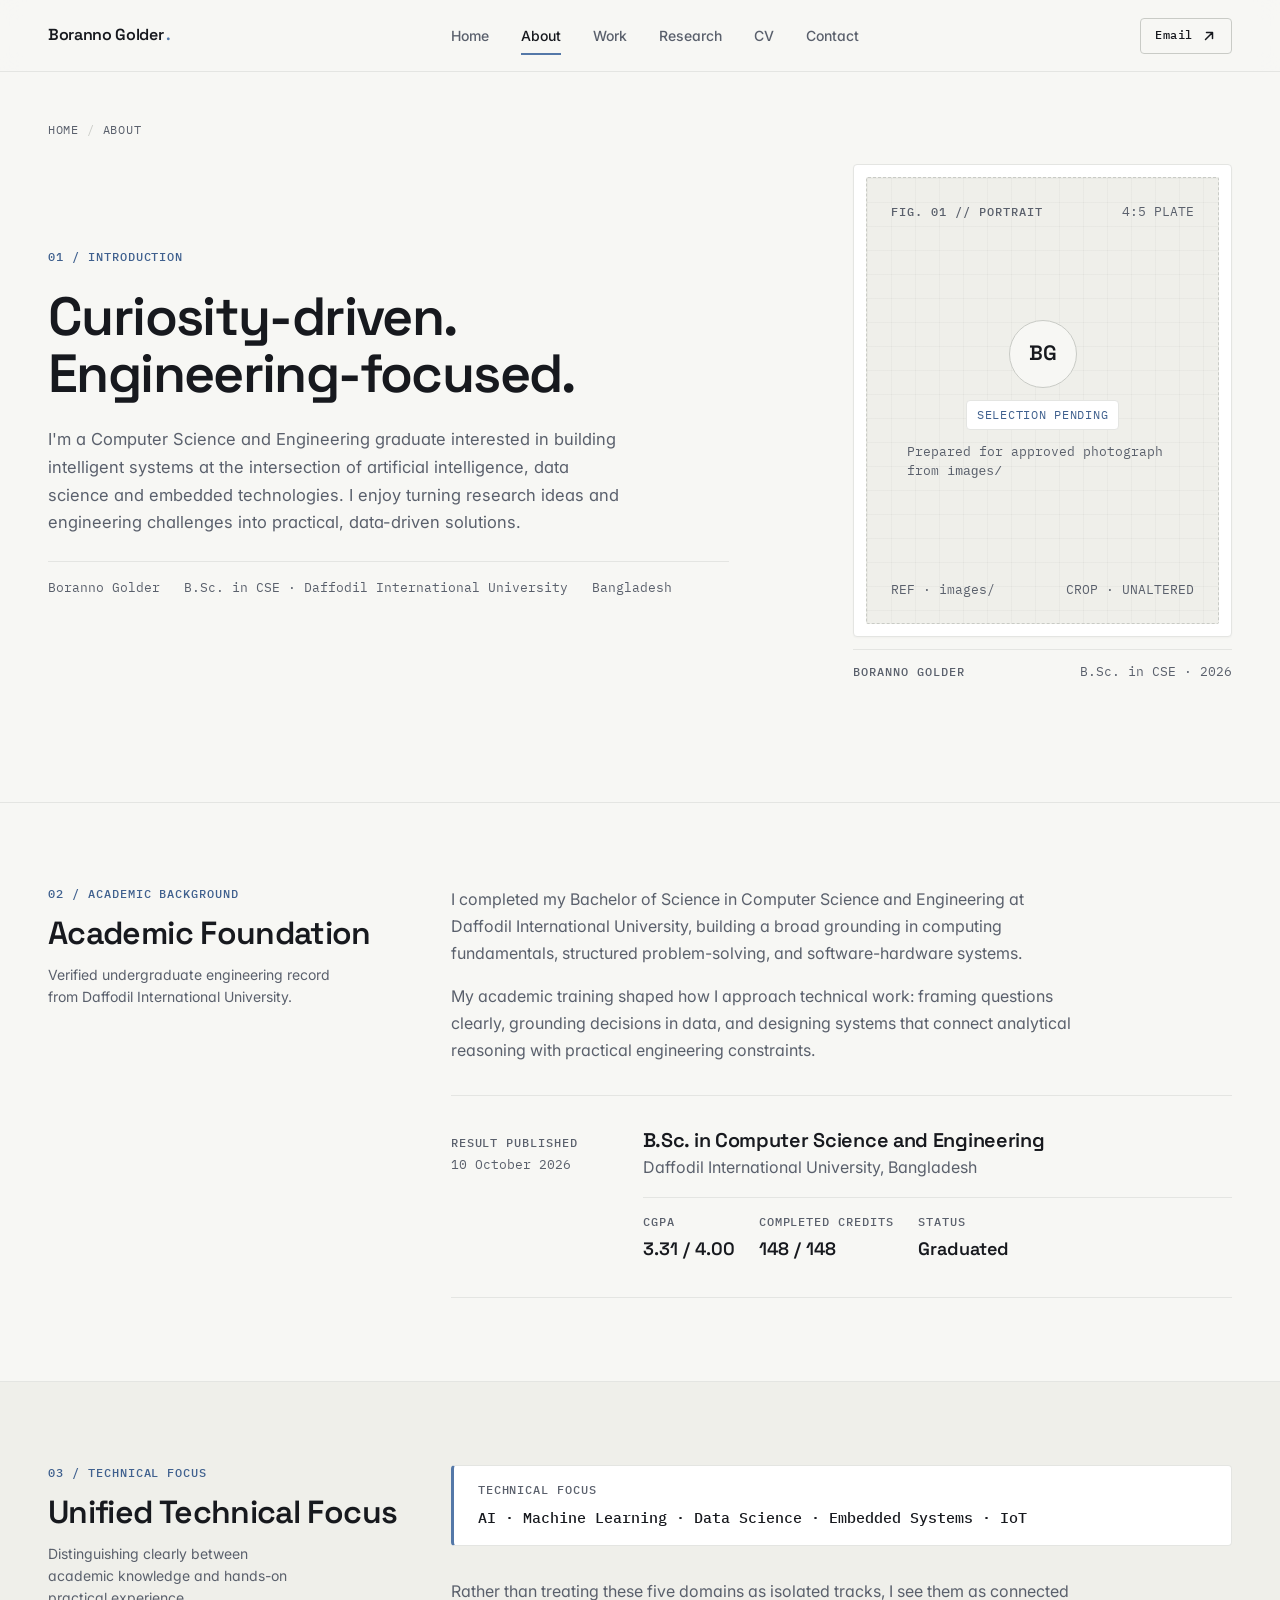
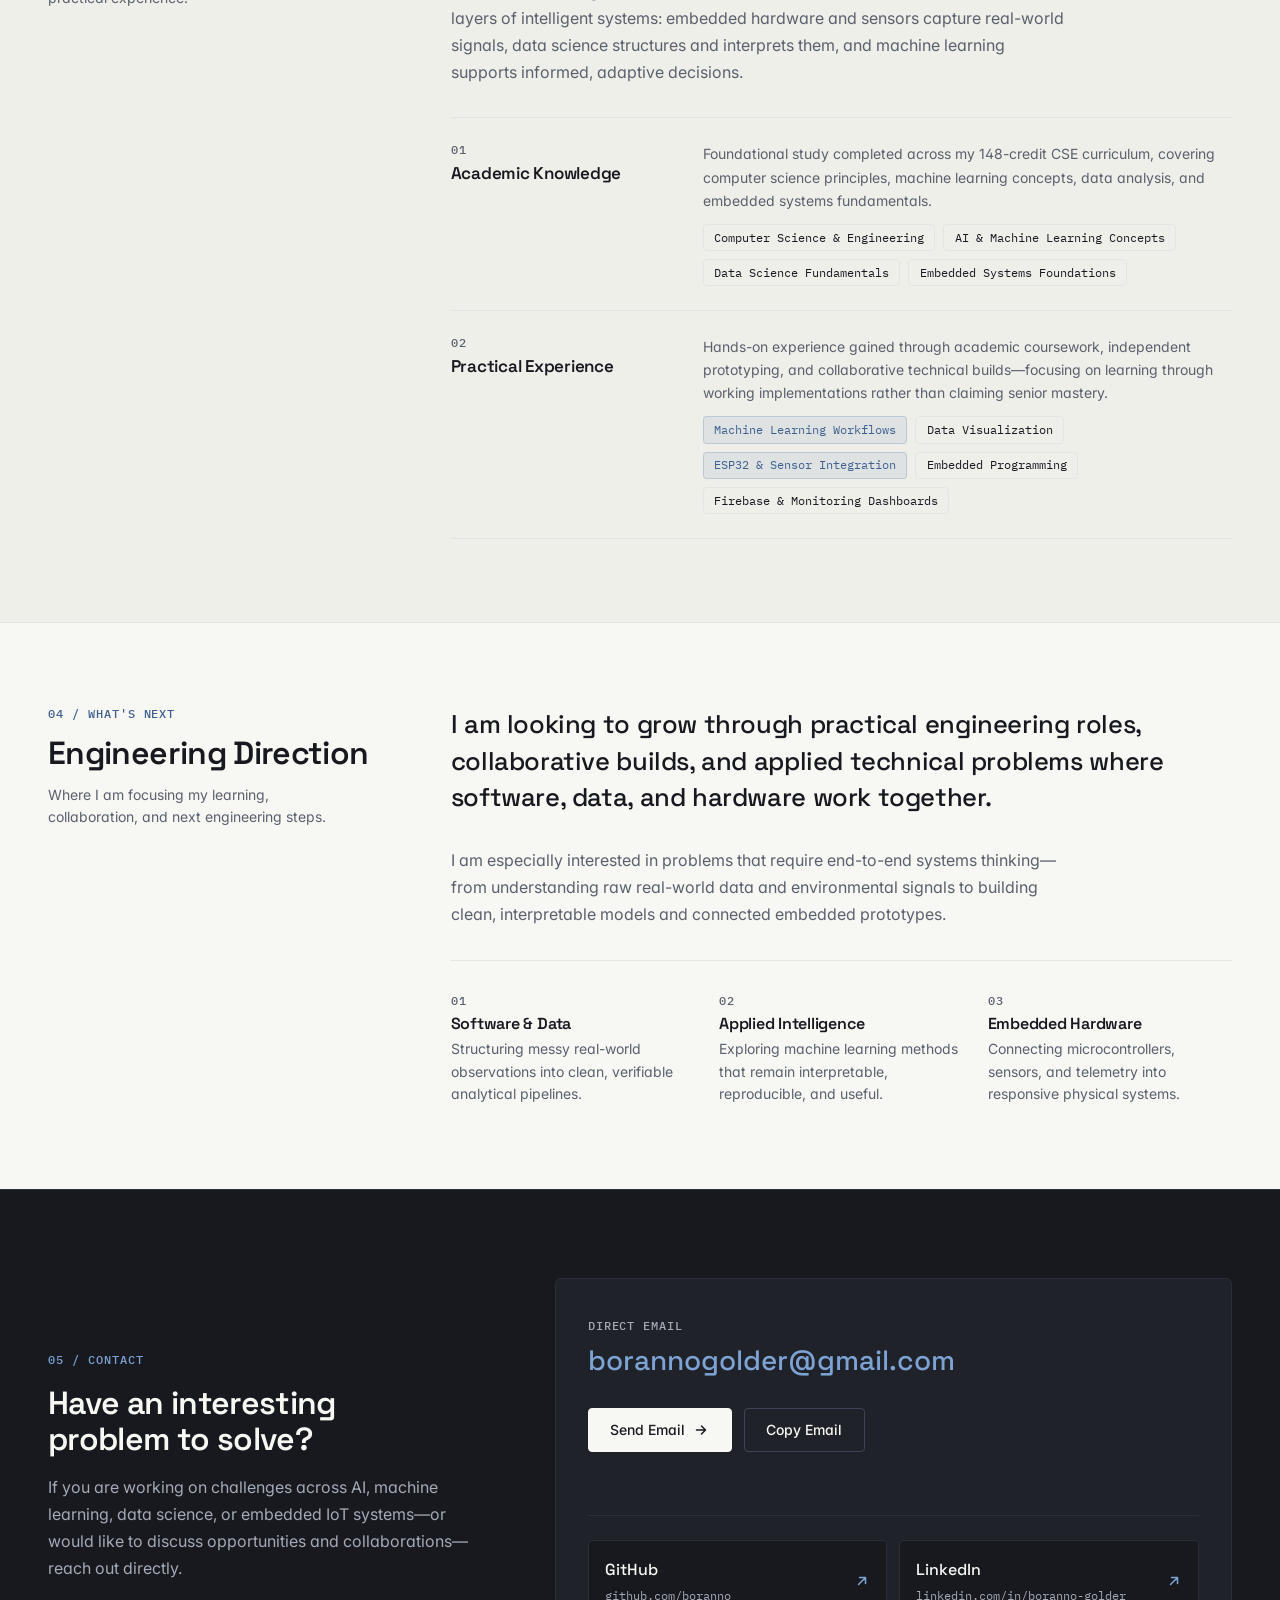
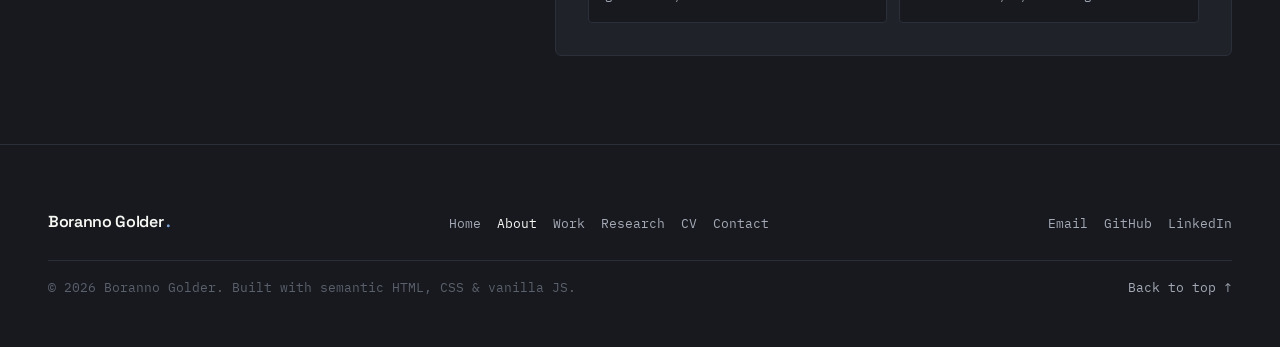
<file: about/index.html>
<!DOCTYPE html>
<html lang="en" data-page="about" data-root="../">
<head>
  <meta charset="UTF-8">
  <meta name="viewport" content="width=device-width, initial-scale=1.0">
  <title>About — Boranno Golder</title>
  <meta
    name="description"
    content="About Boranno Golder — Computer Science and Engineering graduate from Daffodil International University focused on AI, Machine Learning, Data Science, Embedded Systems, and IoT."
  >
  <meta property="og:title" content="About — Boranno Golder">
  <meta
    property="og:description"
    content="Curiosity-driven. Engineering-focused. Computer Science and Engineering graduate building intelligent systems across AI, data science, and embedded technologies."
  >
  <meta property="og:type" content="website">
  <link rel="icon" type="image/svg+xml" href="../assets/icons/favicon.svg">

  <!-- Typography: Space Grotesk, Inter, IBM Plex Mono -->
  <link rel="preconnect" href="https://fonts.googleapis.com">
  <link rel="preconnect" href="https://fonts.gstatic.com" crossorigin>
  <link
    href="https://fonts.googleapis.com/css2?family=IBM+Plex+Mono:wght@400;500&family=Inter:wght@400;500;600&family=Space+Grotesk:wght@500;600;700&display=swap"
    rel="stylesheet"
  >

  <!-- Shared Design System + About Page Layout -->
  <link rel="stylesheet" href="../assets/css/tokens.css">
  <link rel="stylesheet" href="../assets/css/base.css">
  <link rel="stylesheet" href="../assets/css/layout.css">
  <link rel="stylesheet" href="../assets/css/components.css">
  <link rel="stylesheet" href="../assets/css/pages/about.css">
</head>
<body id="top">
  <a class="skip-link" href="#main-content">Skip to main content</a>

  <!-- Shared Header & Mobile Drawer (mounted via assets/js/modules/shell.js) -->
  <div data-site-header></div>

  <main id="main-content">
    <!-- ====================================================================
         01. INTRODUCTION (Light Editorial Hero)
         ==================================================================== -->
    <section class="band band--first about-hero" aria-labelledby="about-heading">
      <div class="container">
        <nav aria-label="Breadcrumb">
          <ol class="breadcrumb">
            <li><a href="../index.html">Home</a></li>
            <li class="breadcrumb-sep" aria-hidden="true">/</li>
            <li aria-current="page">About</li>
          </ol>
        </nav>

        <div class="about-hero-grid">
          <div class="about-hero-copy">
            <span class="mono-label rail-index">01 / INTRODUCTION</span>

            <h1 class="about-hero-title" id="about-heading">
              Curiosity-driven. Engineering-focused.
            </h1>

            <p class="about-hero-lead">
              I'm a Computer Science and Engineering graduate interested in building intelligent
              systems at the intersection of artificial intelligence, data science and embedded
              technologies. I enjoy turning research ideas and engineering challenges into
              practical, data-driven solutions.
            </p>

            <div class="about-hero-meta" aria-label="Profile summary">
              <span class="mono-meta">Boranno Golder</span>
              <span class="mono-meta">B.Sc. in CSE · Daffodil International University</span>
              <span class="mono-meta">Bangladesh</span>
            </div>
          </div>

          <!--
            PORTRAIT SLOT — SELECTION PENDING
            Candidate asset in images/: myimg13.png (requires optimization before publishing).
            To activate after review, replace .portrait-placeholder-mark with an optimized <img>.
          -->
          <div class="about-hero-visual">
            <figure class="portrait-figure" data-portrait-slot="pending">
              <div class="portrait-frame">
                <div class="portrait-slot">
                  <div class="portrait-slot-top">
                    <span class="mono-label">FIG. 01 // PORTRAIT</span>
                    <span class="mono-meta">4:5 PLATE</span>
                  </div>
                  <div class="portrait-placeholder-mark">
                    <div class="portrait-monogram" aria-hidden="true">BG</div>
                    <span class="portrait-status-badge">Selection Pending</span>
                    <p class="mono-meta">Prepared for approved photograph from <code>images/</code></p>
                  </div>
                  <div class="portrait-slot-bottom">
                    <span class="mono-meta">REF · images/</span>
                    <span class="mono-meta">CROP · UNALTERED</span>
                  </div>
                </div>
              </div>
              <figcaption class="portrait-caption">
                <span class="mono-label">Boranno Golder</span>
                <span class="mono-meta">B.Sc. in CSE · 2026</span>
              </figcaption>
            </figure>
          </div>
        </div>
      </div>
    </section>

    <!-- ====================================================================
         02. ACADEMIC BACKGROUND (Verified Degree Record)
         ==================================================================== -->
    <section class="band about-band" id="academic-background" aria-labelledby="background-heading">
      <div class="container editorial-rail">
        <div class="rail-aside" data-reveal>
          <span class="mono-label rail-index">02 / ACADEMIC BACKGROUND</span>
          <h2 id="background-heading">Academic Foundation</h2>
          <p class="rail-note">
            Verified undergraduate engineering record from Daffodil International University.
          </p>
        </div>

        <div class="rail-main about-stack" data-reveal data-reveal-delay="80">
          <div class="about-body-prose">
            <p>
              I completed my Bachelor of Science in Computer Science and Engineering at Daffodil
              International University, building a broad grounding in computing fundamentals,
              structured problem-solving, and software-hardware systems.
            </p>
            <p>
              My academic training shaped how I approach technical work: framing questions clearly,
              grounding decisions in data, and designing systems that connect analytical reasoning
              with practical engineering constraints.
            </p>
          </div>

          <div class="academic-ledger" aria-label="Education record">
            <article class="academic-row">
              <div>
                <span class="mono-label">Result Published</span>
                <p class="mono-meta">10 October 2026</p>
              </div>
              <div>
                <h3>B.Sc. in Computer Science and Engineering</h3>
                <p>Daffodil International University, Bangladesh</p>

                <div class="academic-metrics">
                  <div class="metric-pair">
                    <span class="mono-label">CGPA</span>
                    <span class="metric-value">3.31 / 4.00</span>
                  </div>
                  <div class="metric-pair">
                    <span class="mono-label">Completed Credits</span>
                    <span class="metric-value">148 / 148</span>
                  </div>
                  <div class="metric-pair">
                    <span class="mono-label">Status</span>
                    <span class="metric-value">Graduated</span>
                  </div>
                </div>
              </div>
            </article>
          </div>
        </div>
      </div>
    </section>

    <!-- ====================================================================
         03. TECHNICAL FOCUS (Unified Focus + Honest Academic vs. Practical Distinction)
         ==================================================================== -->
    <section class="band about-band about-band--tinted" id="technical-focus" aria-labelledby="focus-heading">
      <div class="container editorial-rail">
        <div class="rail-aside" data-reveal>
          <span class="mono-label rail-index">03 / TECHNICAL FOCUS</span>
          <h2 id="focus-heading">Unified Technical Focus</h2>
          <p class="rail-note">
            Distinguishing clearly between academic knowledge and hands-on practical experience.
          </p>
        </div>

        <div class="rail-main about-stack" data-reveal data-reveal-delay="80">
          <div class="focus-banner">
            <span class="mono-label">Technical Focus</span>
            <p class="focus-banner-value">
              AI &middot; Machine Learning &middot; Data Science &middot; Embedded Systems &middot; IoT
            </p>
          </div>

          <div class="about-body-prose">
            <p>
              Rather than treating these five domains as isolated tracks, I see them as connected
              layers of intelligent systems: embedded hardware and sensors capture real-world
              signals, data science structures and interprets them, and machine learning supports
              informed, adaptive decisions.
            </p>
          </div>

          <div class="focus-tiers">
            <div class="focus-tier-row">
              <div class="focus-tier-head">
                <span class="mono-label">01</span>
                <h3 class="focus-tier-title">Academic Knowledge</h3>
              </div>
              <div class="focus-tier-body">
                <p class="focus-tier-text">
                  Foundational study completed across my 148-credit CSE curriculum, covering
                  computer science principles, machine learning concepts, data analysis, and
                  embedded systems fundamentals.
                </p>
                <ul class="tag-list" aria-label="Academic knowledge areas">
                  <li class="tag">Computer Science &amp; Engineering</li>
                  <li class="tag">AI &amp; Machine Learning Concepts</li>
                  <li class="tag">Data Science Fundamentals</li>
                  <li class="tag">Embedded Systems Foundations</li>
                </ul>
              </div>
            </div>

            <div class="focus-tier-row">
              <div class="focus-tier-head">
                <span class="mono-label">02</span>
                <h3 class="focus-tier-title">Practical Experience</h3>
              </div>
              <div class="focus-tier-body">
                <p class="focus-tier-text">
                  Hands-on experience gained through academic coursework, independent prototyping,
                  and collaborative technical builds—focusing on learning through working
                  implementations rather than claiming senior mastery.
                </p>
                <ul class="tag-list" aria-label="Practical experience tools and domains">
                  <li class="tag tag--accent">Machine Learning Workflows</li>
                  <li class="tag">Data Visualization</li>
                  <li class="tag tag--accent">ESP32 &amp; Sensor Integration</li>
                  <li class="tag">Embedded Programming</li>
                  <li class="tag">Firebase &amp; Monitoring Dashboards</li>
                </ul>
              </div>
            </div>
          </div>
        </div>
      </div>
    </section>

    <!-- ====================================================================
         04. WHAT'S NEXT (Professional Direction)
         ==================================================================== -->
    <section class="band about-band" id="whats-next" aria-labelledby="next-heading">
      <div class="container editorial-rail">
        <div class="rail-aside" data-reveal>
          <span class="mono-label rail-index">04 / WHAT'S NEXT</span>
          <h2 id="next-heading">Engineering Direction</h2>
          <p class="rail-note">
            Where I am focusing my learning, collaboration, and next engineering steps.
          </p>
        </div>

        <div class="rail-main about-stack" data-reveal data-reveal-delay="80">
          <p class="direction-statement">
            I am looking to grow through practical engineering roles, collaborative builds, and
            applied technical problems where software, data, and hardware work together.
          </p>

          <div class="about-body-prose">
            <p>
              I am especially interested in problems that require end-to-end systems thinking—from
              understanding raw real-world data and environmental signals to building clean,
              interpretable models and connected embedded prototypes.
            </p>
          </div>

          <div class="direction-pillars">
            <div class="direction-pillar">
              <span class="mono-label">01</span>
              <h3 class="direction-pillar-title">Software &amp; Data</h3>
              <p class="direction-pillar-desc">
                Structuring messy real-world observations into clean, verifiable analytical pipelines.
              </p>
            </div>
            <div class="direction-pillar">
              <span class="mono-label">02</span>
              <h3 class="direction-pillar-title">Applied Intelligence</h3>
              <p class="direction-pillar-desc">
                Exploring machine learning methods that remain interpretable, reproducible, and useful.
              </p>
            </div>
            <div class="direction-pillar">
              <span class="mono-label">03</span>
              <h3 class="direction-pillar-title">Embedded Hardware</h3>
              <p class="direction-pillar-desc">
                Connecting microcontrollers, sensors, and telemetry into responsive physical systems.
              </p>
            </div>
          </div>
        </div>
      </div>
    </section>

    <!-- ====================================================================
         05. CONTACT (Dark Closing Band Leading into Shared Footer)
         ==================================================================== -->
    <section class="band band--dark about-cta-band" id="contact-cta" aria-labelledby="cta-heading">
      <div class="container">
        <div class="about-cta-grid">
          <div class="about-cta-copy" data-reveal>
            <span class="mono-label rail-index">05 / CONTACT</span>
            <h2 id="cta-heading">Have an interesting problem to solve?</h2>
            <p>
              If you are working on challenges across AI, machine learning, data science, or
              embedded IoT systems—or would like to discuss opportunities and collaborations—reach
              out directly.
            </p>
          </div>

          <div class="about-cta-panel" data-reveal data-reveal-delay="80">
            <div class="contact-panel">
              <div>
                <span class="mono-label">Direct Email</span>
                <div>
                  <a class="contact-email-display" href="mailto:borannogolder@gmail.com">
                    borannogolder@gmail.com
                  </a>
                </div>
              </div>

              <div class="contact-actions">
                <a class="btn btn--primary" href="mailto:borannogolder@gmail.com">
                  Send Email
                  <svg class="arrow-right" viewBox="0 0 16 16" fill="none" aria-hidden="true">
                    <path d="M3.5 8H12.5M12.5 8L8.5 4M12.5 8L8.5 12" stroke="currentColor" stroke-width="1.5" stroke-linecap="round" stroke-linejoin="round"/>
                  </svg>
                </a>
                <button
                  class="btn btn--secondary"
                  type="button"
                  data-copy-email="borannogolder@gmail.com"
                >
                  <span data-copy-label>Copy Email</span>
                </button>
              </div>

              <p class="copy-feedback" role="status" aria-live="polite" data-copy-feedback></p>

              <div class="contact-links-grid">
                <a
                  class="channel-link"
                  href="https://github.com/boranno"
                  target="_blank"
                  rel="noopener noreferrer"
                >
                  <span class="channel-link-main">
                    <span class="channel-name">GitHub</span>
                    <span class="channel-handle">github.com/boranno</span>
                  </span>
                  <svg viewBox="0 0 16 16" width="16" height="16" fill="none" aria-hidden="true">
                    <path d="M4.5 11.5L11.5 4.5M11.5 4.5H5.5M11.5 4.5V10.5" stroke="currentColor" stroke-width="1.5" stroke-linecap="round" stroke-linejoin="round"/>
                  </svg>
                </a>

                <a
                  class="channel-link"
                  href="https://www.linkedin.com/in/boranno-golder/"
                  target="_blank"
                  rel="noopener noreferrer"
                >
                  <span class="channel-link-main">
                    <span class="channel-name">LinkedIn</span>
                    <span class="channel-handle">linkedin.com/in/boranno-golder</span>
                  </span>
                  <svg viewBox="0 0 16 16" width="16" height="16" fill="none" aria-hidden="true">
                    <path d="M4.5 11.5L11.5 4.5M11.5 4.5H5.5M11.5 4.5V10.5" stroke="currentColor" stroke-width="1.5" stroke-linecap="round" stroke-linejoin="round"/>
                  </svg>
                </a>
              </div>
            </div>
          </div>
        </div>
      </div>
    </section>
  </main>

  <!-- Shared Footer (mounted via assets/js/modules/shell.js) -->
  <div data-site-footer></div>

  <script src="../assets/js/shell-loader.js"></script>
  <script type="module" src="../assets/js/main.js"></script>
</body>
</html>
</file>
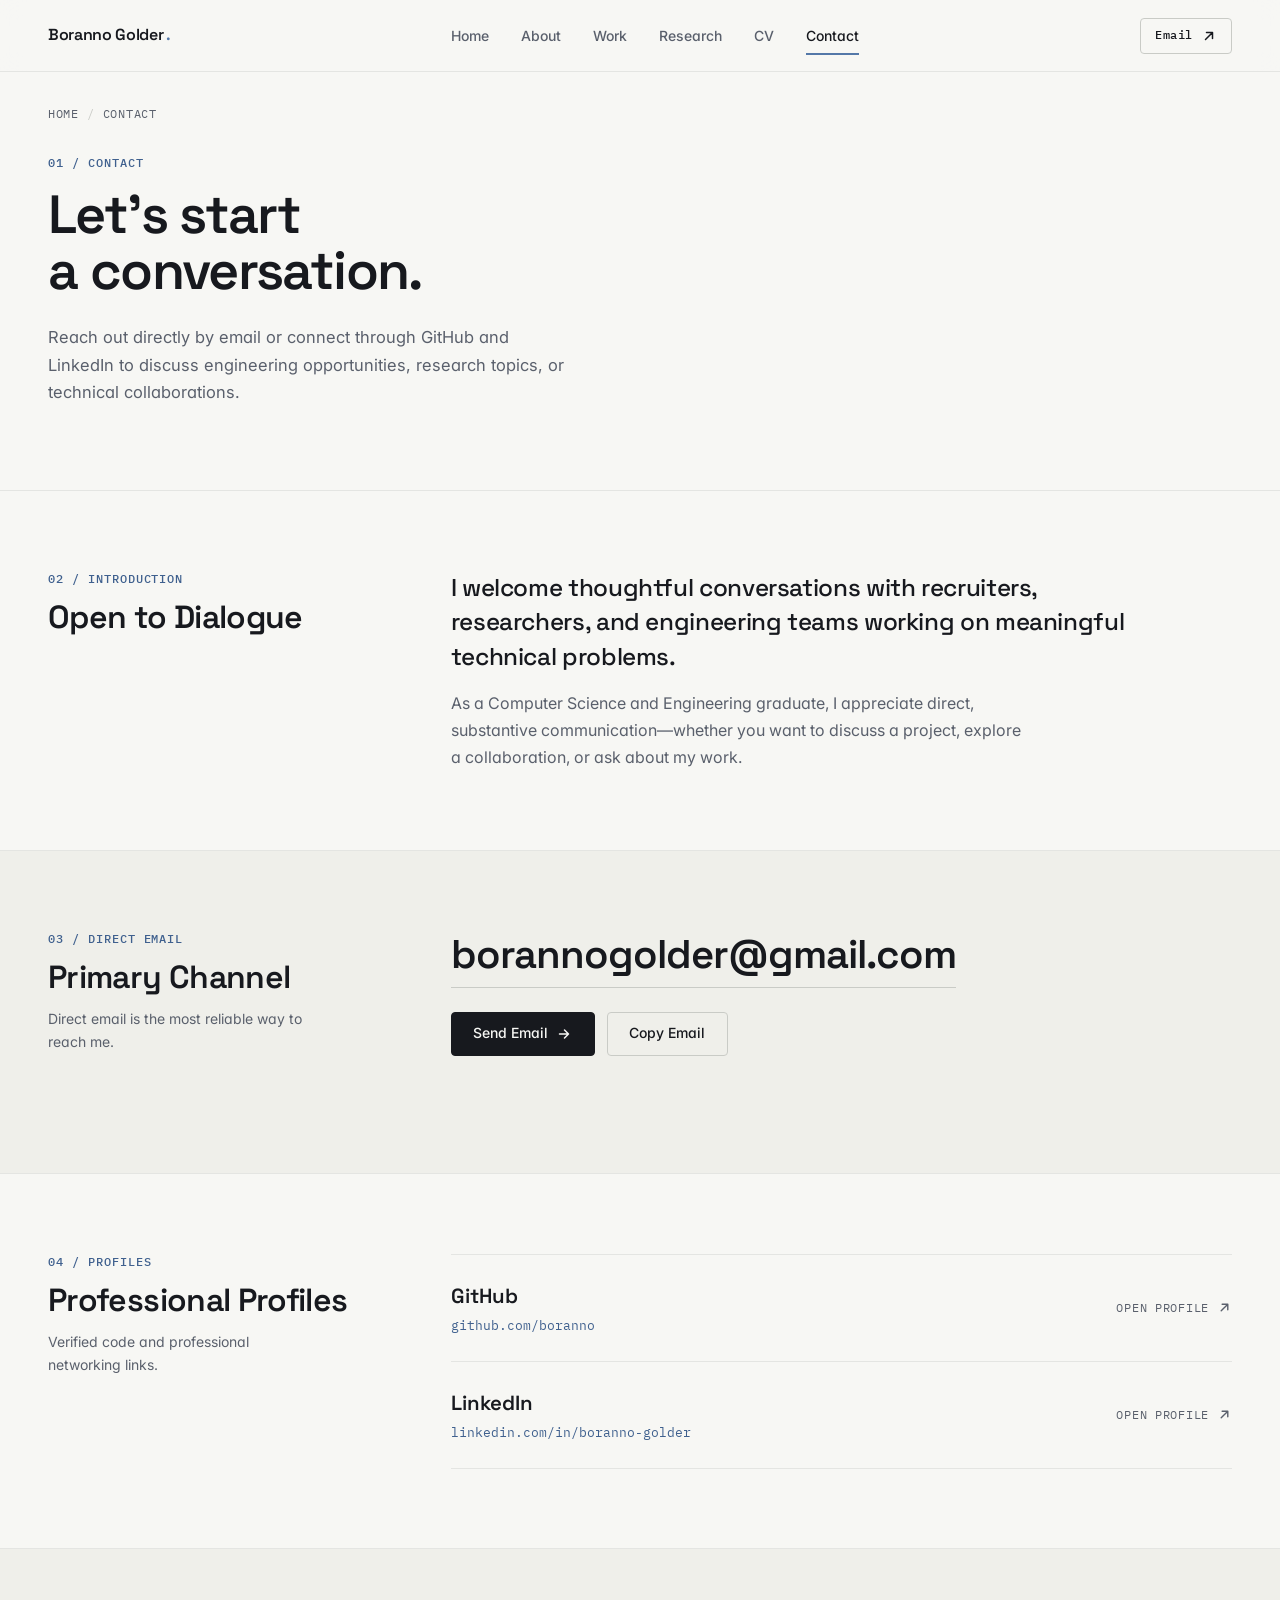
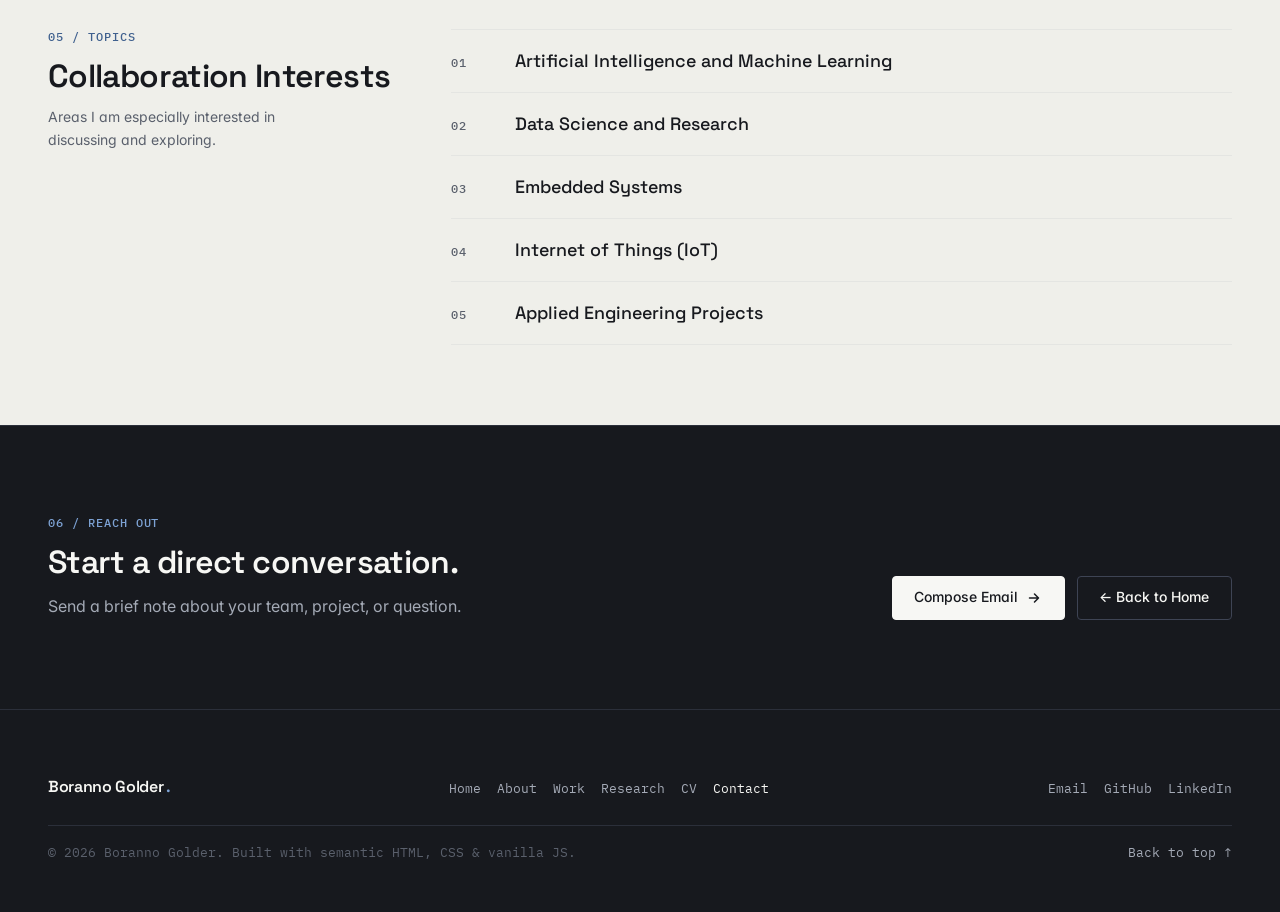
<file: contact/index.html>
<!DOCTYPE html>
<html lang="en" data-page="contact" data-root="../">
<head>
  <meta charset="UTF-8">
  <meta name="viewport" content="width=device-width, initial-scale=1.0">
  <title>Contact — Boranno Golder</title>
  <meta
    name="description"
    content="Contact Boranno Golder via direct email, GitHub, or LinkedIn for engineering discussions and collaborations."
  >
  <meta property="og:title" content="Contact — Boranno Golder">
  <meta
    property="og:description"
    content="Direct email and verified professional profiles for Boranno Golder."
  >
  <meta property="og:type" content="website">
  <link rel="icon" type="image/svg+xml" href="../assets/icons/favicon.svg">

  <!-- Typography: Space Grotesk, Inter, IBM Plex Mono -->
  <link rel="preconnect" href="https://fonts.googleapis.com">
  <link rel="preconnect" href="https://fonts.gstatic.com" crossorigin>
  <link
    href="https://fonts.googleapis.com/css2?family=IBM+Plex+Mono:wght@400;500&family=Inter:wght@400;500;600&family=Space+Grotesk:wght@500;600;700&display=swap"
    rel="stylesheet"
  >

  <!-- Shared Design System + Contact Page Styles -->
  <link rel="stylesheet" href="../assets/css/tokens.css">
  <link rel="stylesheet" href="../assets/css/base.css">
  <link rel="stylesheet" href="../assets/css/layout.css">
  <link rel="stylesheet" href="../assets/css/components.css">
  <link rel="stylesheet" href="../assets/css/pages/contact.css">
</head>
<body id="top">
  <a class="skip-link" href="#main-content">Skip to main content</a>

  <!-- Shared Header & Mobile Drawer (mounted via assets/js/modules/shell.js) -->
  <div data-site-header></div>

  <main id="main-content">
    <!-- ====================================================================
         SECTION 1 — CONTACT HERO (Light Editorial Canvas)
         ==================================================================== -->
    <section class="band band--first ct-hero" id="hero" aria-labelledby="contact-heading">
      <div class="container">
        <nav aria-label="Breadcrumb">
          <ol class="breadcrumb">
            <li><a href="../index.html">Home</a></li>
            <li class="breadcrumb-sep" aria-hidden="true">/</li>
            <li aria-current="page">Contact</li>
          </ol>
        </nav>

        <span class="mono-label rail-index">01 / CONTACT</span>

        <h1 class="ct-hero-title" id="contact-heading">
          Let's start a conversation.
        </h1>

        <p class="ct-hero-lead">
          Reach out directly by email or connect through GitHub and LinkedIn to discuss
          engineering opportunities, research topics, or technical collaborations.
        </p>
      </div>
    </section>

    <!-- ====================================================================
         SECTION 2 — PERSONAL INTRODUCTION (Light Editorial Rail)
         ==================================================================== -->
    <section class="band ct-band" id="introduction" aria-labelledby="intro-heading">
      <div class="container editorial-rail">
        <div class="rail-aside" data-reveal>
          <span class="mono-label rail-index">02 / INTRODUCTION</span>
          <h2 id="intro-heading">Open to Dialogue</h2>
        </div>

        <div class="rail-main" data-reveal data-reveal-delay="80">
          <p class="ct-statement">
            I welcome thoughtful conversations with recruiters, researchers, and engineering teams
            working on meaningful technical problems.
          </p>
          <p class="ct-note">
            As a Computer Science and Engineering graduate, I appreciate direct, substantive
            communication—whether you want to discuss a project, explore a collaboration, or ask
            about my work.
          </p>
        </div>
      </div>
    </section>

    <!-- ====================================================================
         SECTION 3 — DIRECT EMAIL CONTACT (Tinted Editorial Rail)
         ==================================================================== -->
    <section class="band ct-band ct-band--tinted" id="email" aria-labelledby="email-heading">
      <div class="container editorial-rail">
        <div class="rail-aside" data-reveal>
          <span class="mono-label rail-index">03 / DIRECT EMAIL</span>
          <h2 id="email-heading">Primary Channel</h2>
          <p class="rail-note">
            Direct email is the most reliable way to reach me.
          </p>
        </div>

        <div class="rail-main ct-email-block" data-reveal data-reveal-delay="80">
          <a class="ct-email-link" href="mailto:borannogolder@gmail.com">
            borannogolder@gmail.com
          </a>

          <div class="ct-email-actions">
            <a class="btn btn--primary" href="mailto:borannogolder@gmail.com">
              Send Email
              <svg class="arrow-right" viewBox="0 0 16 16" fill="none" aria-hidden="true">
                <path d="M3.5 8H12.5M12.5 8L8.5 4M12.5 8L8.5 12" stroke="currentColor" stroke-width="1.5" stroke-linecap="round" stroke-linejoin="round"/>
              </svg>
            </a>
            <button
              class="btn btn--secondary"
              type="button"
              data-copy-email="borannogolder@gmail.com"
            >
              <span data-copy-label>Copy Email</span>
            </button>
          </div>

          <p class="ct-copy-feedback" role="status" aria-live="polite" data-copy-feedback></p>
        </div>
      </div>
    </section>

    <!-- ====================================================================
         SECTION 4 — PROFESSIONAL PROFILES (Light Editorial Rail)
         ==================================================================== -->
    <section class="band ct-band" id="profiles" aria-labelledby="profiles-heading">
      <div class="container editorial-rail">
        <div class="rail-aside" data-reveal>
          <span class="mono-label rail-index">04 / PROFILES</span>
          <h2 id="profiles-heading">Professional Profiles</h2>
          <p class="rail-note">
            Verified code and professional networking links.
          </p>
        </div>

        <div class="rail-main" data-reveal data-reveal-delay="80">
          <ul class="ct-profile-list">
            <li class="ct-profile-row">
              <a
                class="ct-profile-link"
                href="https://github.com/boranno"
                target="_blank"
                rel="noopener noreferrer"
              >
                <span class="ct-profile-main">
                  <span class="ct-profile-name">GitHub</span>
                  <span class="ct-profile-url">github.com/boranno</span>
                </span>
                <span class="ct-profile-arrow">
                  Open Profile
                  <svg viewBox="0 0 16 16" width="15" height="15" fill="none" aria-hidden="true">
                    <path d="M4.5 11.5L11.5 4.5M11.5 4.5H5.5M11.5 4.5V10.5" stroke="currentColor" stroke-width="1.5" stroke-linecap="round" stroke-linejoin="round"/>
                  </svg>
                </span>
              </a>
            </li>

            <li class="ct-profile-row">
              <a
                class="ct-profile-link"
                href="https://www.linkedin.com/in/boranno-golder/"
                target="_blank"
                rel="noopener noreferrer"
              >
                <span class="ct-profile-main">
                  <span class="ct-profile-name">LinkedIn</span>
                  <span class="ct-profile-url">linkedin.com/in/boranno-golder</span>
                </span>
                <span class="ct-profile-arrow">
                  Open Profile
                  <svg viewBox="0 0 16 16" width="15" height="15" fill="none" aria-hidden="true">
                    <path d="M4.5 11.5L11.5 4.5M11.5 4.5H5.5M11.5 4.5V10.5" stroke="currentColor" stroke-width="1.5" stroke-linecap="round" stroke-linejoin="round"/>
                  </svg>
                </span>
              </a>
            </li>
          </ul>
        </div>
      </div>
    </section>

    <!-- ====================================================================
         SECTION 5 — COLLABORATION INTERESTS (Tinted Numbered Ledger)
         ==================================================================== -->
    <section class="band ct-band ct-band--tinted" id="interests" aria-labelledby="interests-heading">
      <div class="container editorial-rail">
        <div class="rail-aside" data-reveal>
          <span class="mono-label rail-index">05 / TOPICS</span>
          <h2 id="interests-heading">Collaboration Interests</h2>
          <p class="rail-note">
            Areas I am especially interested in discussing and exploring.
          </p>
        </div>

        <div class="rail-main" data-reveal data-reveal-delay="80">
          <ol class="ct-topics-list">
            <li class="ct-topic-item">
              <span class="mono-label">01</span>
              <span class="ct-topic-name">Artificial Intelligence and Machine Learning</span>
            </li>
            <li class="ct-topic-item">
              <span class="mono-label">02</span>
              <span class="ct-topic-name">Data Science and Research</span>
            </li>
            <li class="ct-topic-item">
              <span class="mono-label">03</span>
              <span class="ct-topic-name">Embedded Systems</span>
            </li>
            <li class="ct-topic-item">
              <span class="mono-label">04</span>
              <span class="ct-topic-name">Internet of Things (IoT)</span>
            </li>
            <li class="ct-topic-item">
              <span class="mono-label">05</span>
              <span class="ct-topic-name">Applied Engineering Projects</span>
            </li>
          </ol>
        </div>
      </div>
    </section>

    <!-- ====================================================================
         SECTION 6 — CLOSING CONTACT CTA (Dark Band Leading into Shared Footer)
         ==================================================================== -->
    <section class="band band--dark ct-closing-band" id="closing-cta" aria-labelledby="closing-heading">
      <div class="container">
        <div class="ct-closing-layout" data-reveal>
          <div class="ct-closing-copy">
            <span class="mono-label rail-index">06 / REACH OUT</span>
            <h2 id="closing-heading">Start a direct conversation.</h2>
            <p>
              Send a brief note about your team, project, or question.
            </p>
          </div>

          <div class="ct-closing-actions">
            <a class="btn btn--primary" href="mailto:borannogolder@gmail.com">
              Compose Email
              <svg class="arrow-right" viewBox="0 0 16 16" fill="none" aria-hidden="true">
                <path d="M3.5 8H12.5M12.5 8L8.5 4M12.5 8L8.5 12" stroke="currentColor" stroke-width="1.5" stroke-linecap="round" stroke-linejoin="round"/>
              </svg>
            </a>
            <a class="btn btn--secondary" href="../index.html">← Back to Home</a>
          </div>
        </div>
      </div>
    </section>
  </main>

  <!-- Shared Footer (mounted via assets/js/modules/shell.js) -->
  <div data-site-footer></div>

  <script src="../assets/js/shell-loader.js"></script>
  <script type="module" src="../assets/js/main.js"></script>
</body>
</html>
</file>
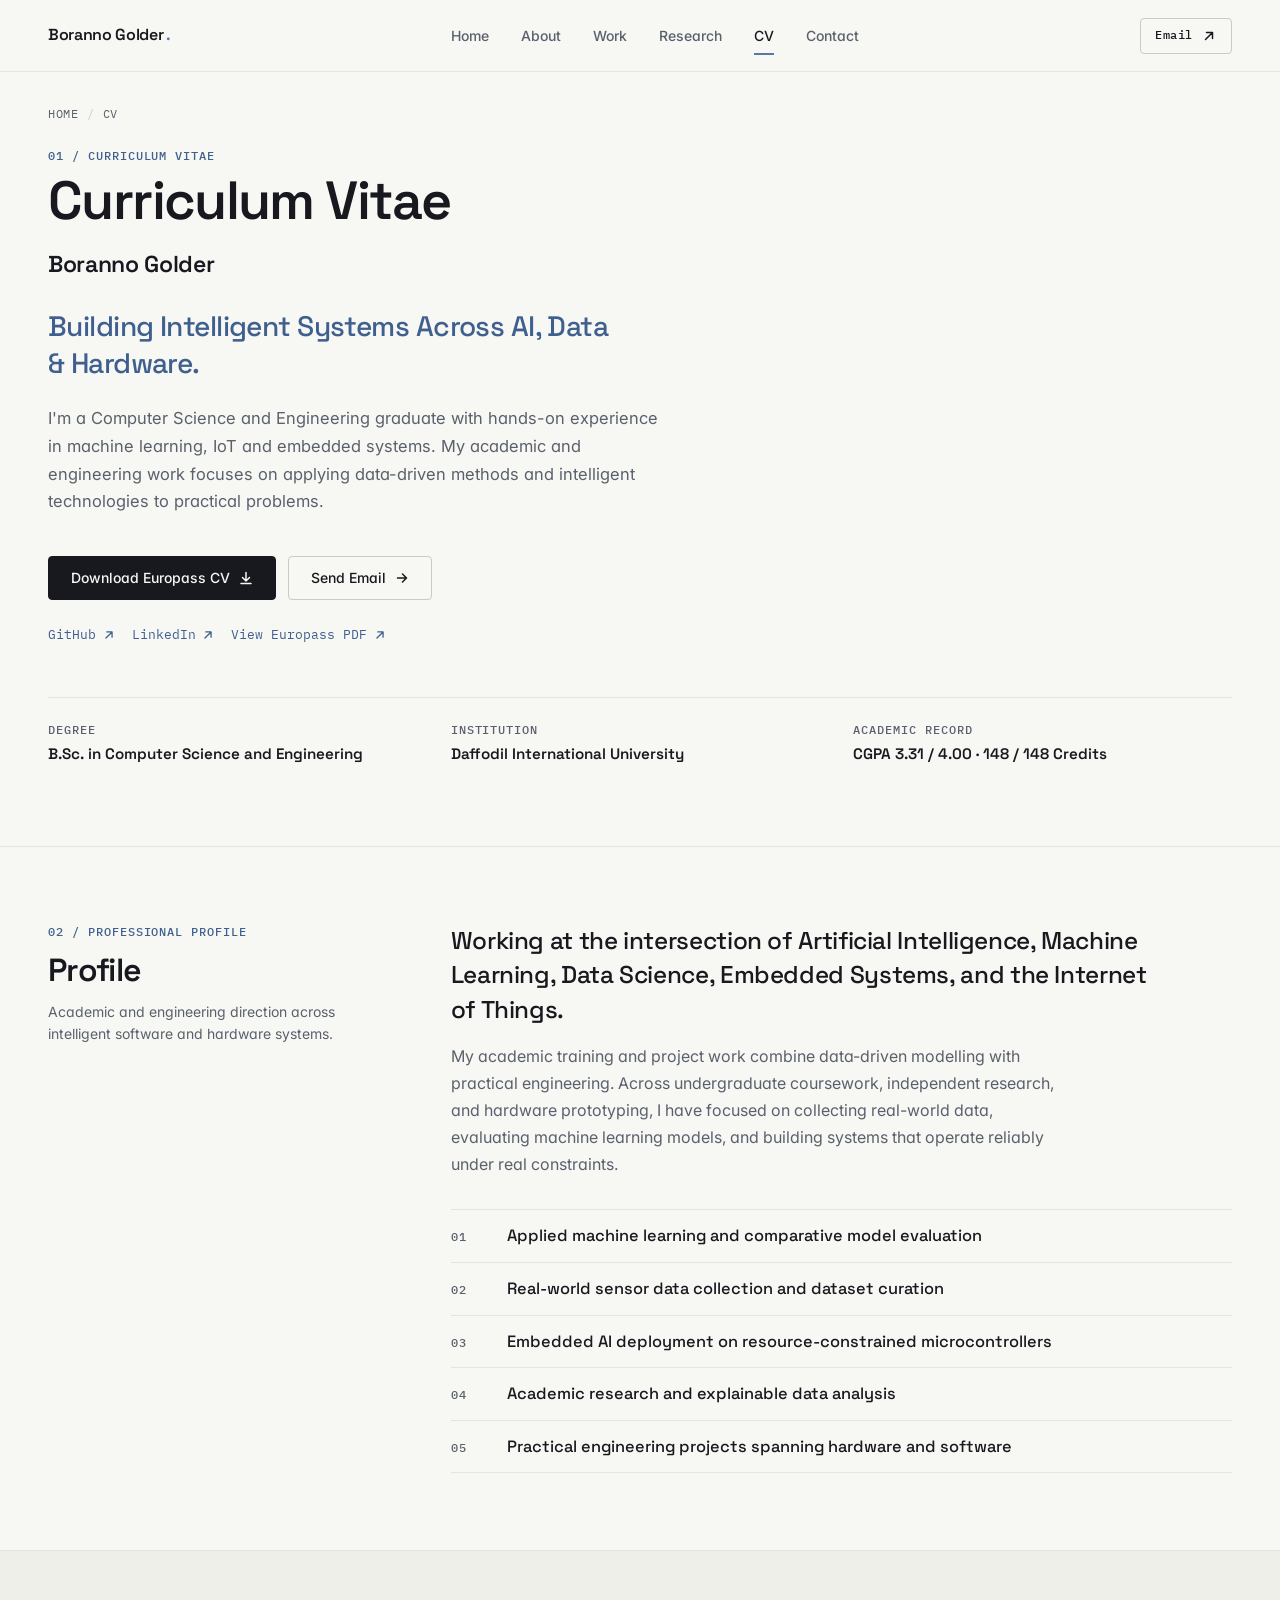
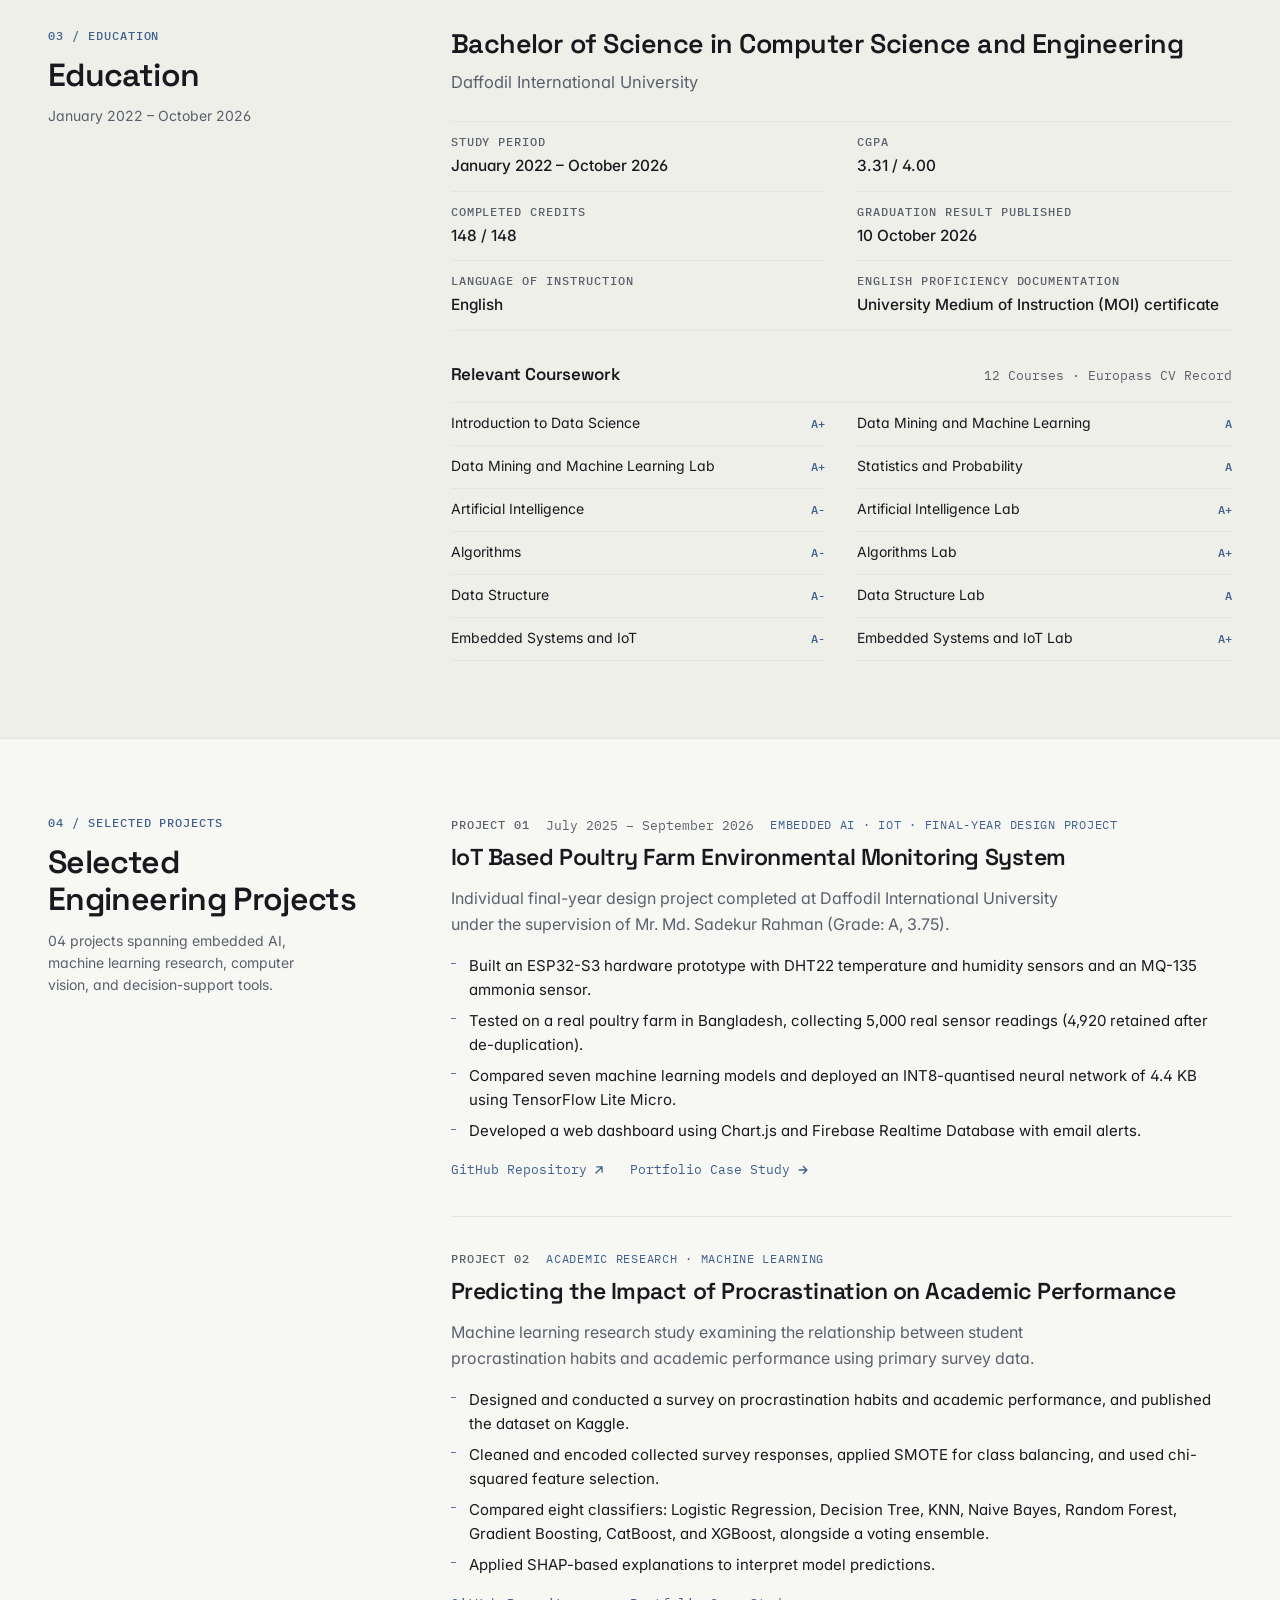
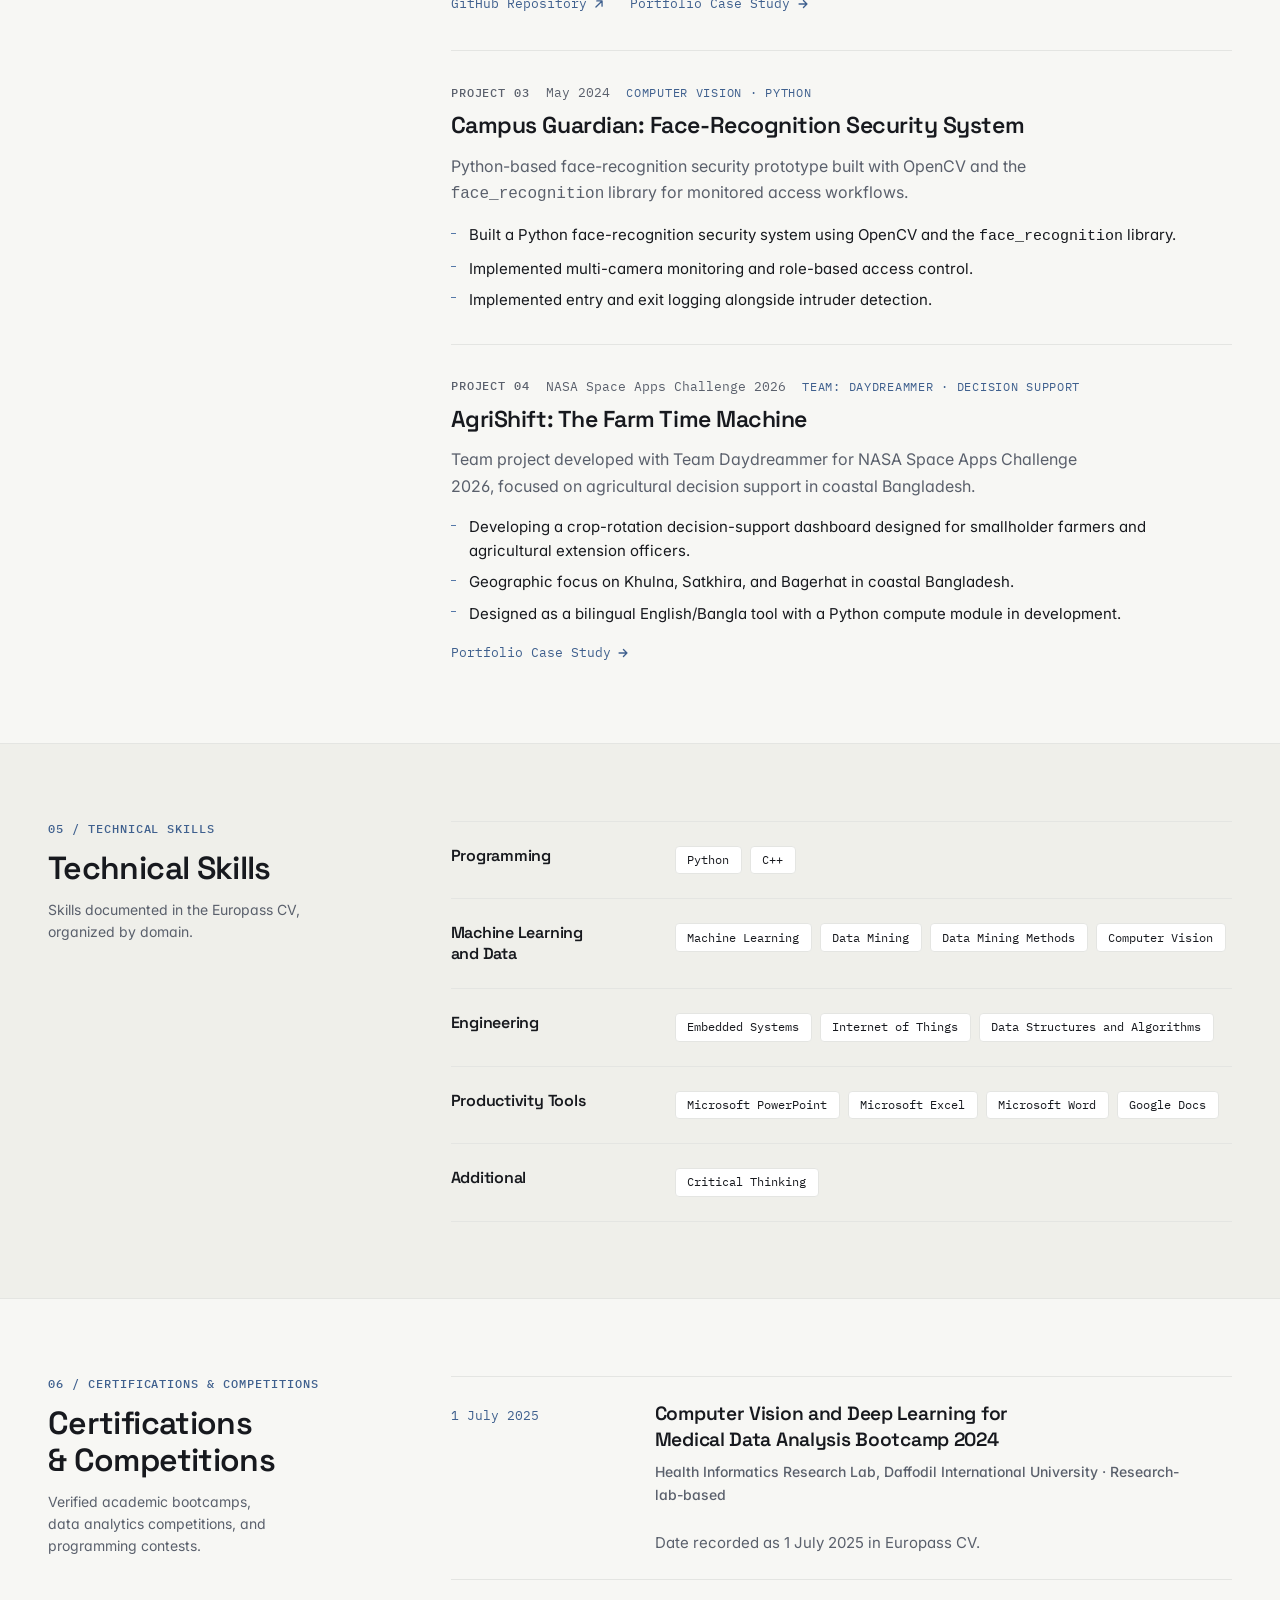
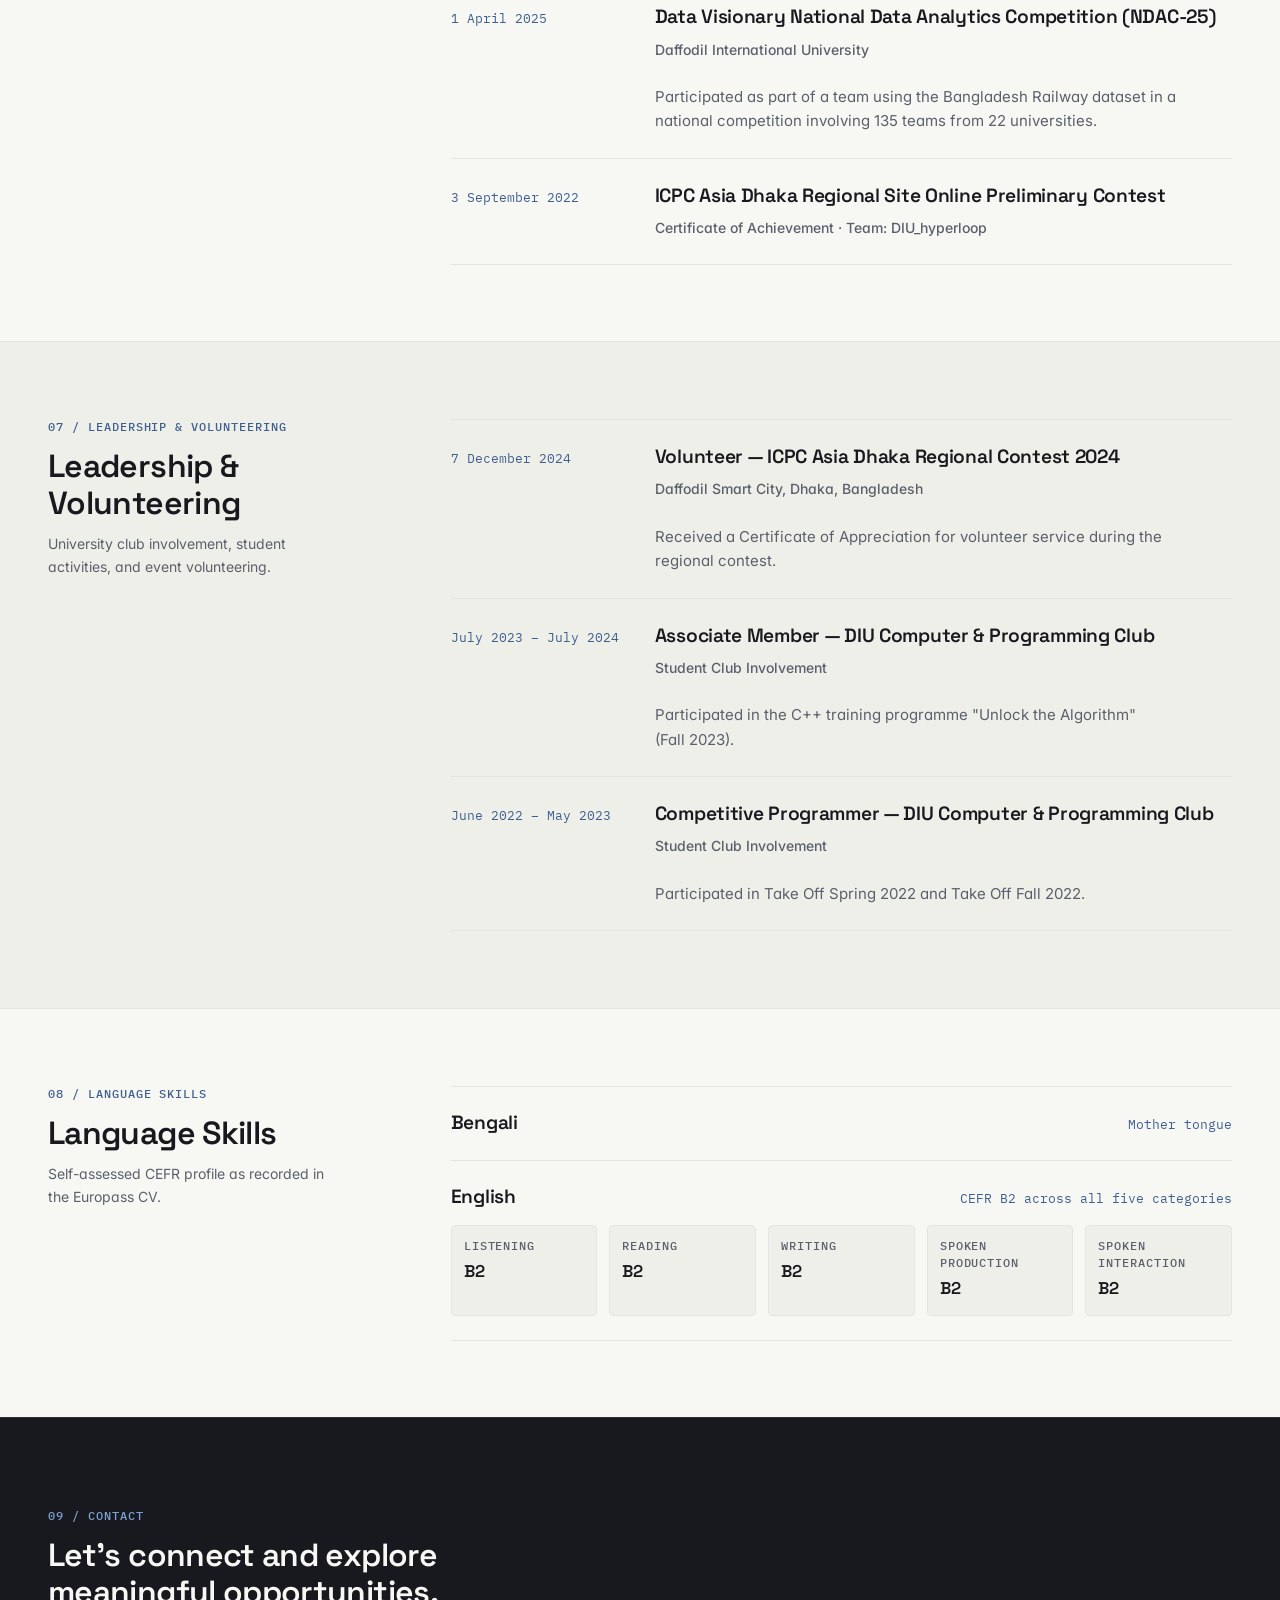
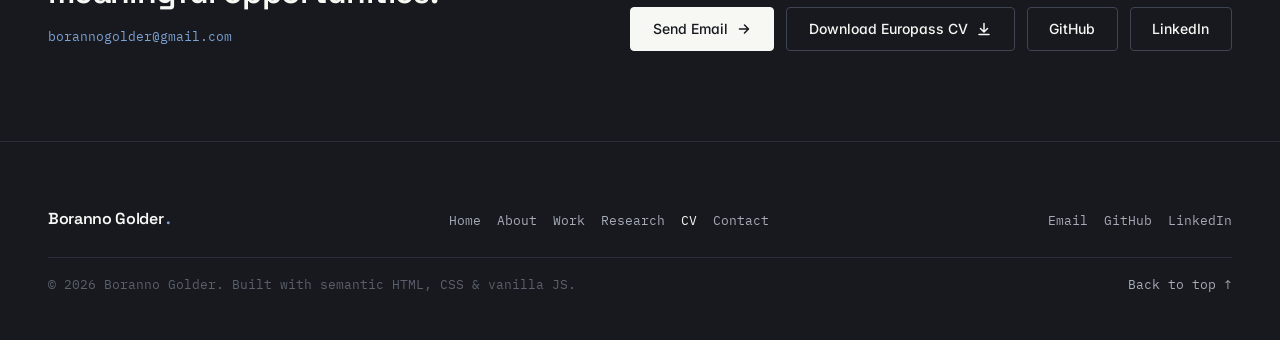
<file: cv/index.html>
<!DOCTYPE html>
<html lang="en" data-page="cv" data-root="../">
<head>
  <meta charset="UTF-8">
  <meta name="viewport" content="width=device-width, initial-scale=1.0">
  <title>Curriculum Vitae — Boranno Golder</title>
  <meta
    name="description"
    content="Curriculum Vitae of Boranno Golder — Computer Science and Engineering graduate focused on AI, Machine Learning, Data Science, Embedded Systems, and IoT."
  >
  <meta property="og:title" content="Curriculum Vitae — Boranno Golder">
  <meta
    property="og:description"
    content="Academic background, engineering projects, technical skills, certifications, volunteering, and downloadable Europass CV for Boranno Golder."
  >
  <meta property="og:type" content="website">
  <link rel="icon" type="image/svg+xml" href="../assets/icons/favicon.svg">

  <!-- Typography: Space Grotesk, Inter, IBM Plex Mono -->
  <link rel="preconnect" href="https://fonts.googleapis.com">
  <link rel="preconnect" href="https://fonts.gstatic.com" crossorigin>
  <link
    href="https://fonts.googleapis.com/css2?family=IBM+Plex+Mono:wght@400;500&family=Inter:wght@400;500;600&family=Space+Grotesk:wght@500;600;700&display=swap"
    rel="stylesheet"
  >

  <!-- Shared Design System + CV Page Styles -->
  <link rel="stylesheet" href="../assets/css/tokens.css">
  <link rel="stylesheet" href="../assets/css/base.css">
  <link rel="stylesheet" href="../assets/css/layout.css">
  <link rel="stylesheet" href="../assets/css/components.css">
  <link rel="stylesheet" href="../assets/css/pages/cv.css">
</head>
<body id="top">
  <a class="skip-link" href="#main-content">Skip to main content</a>

  <!-- Shared Header & Mobile Drawer (mounted via assets/js/modules/shell.js) -->
  <div data-site-header></div>

  <main id="main-content">
    <!-- ====================================================================
         SECTION 01 — CV HERO (Light Editorial Canvas)
         ==================================================================== -->
    <section class="band band--first cv-hero" id="hero" aria-labelledby="cv-heading">
      <div class="container">
        <nav aria-label="Breadcrumb">
          <ol class="breadcrumb">
            <li><a href="../index.html">Home</a></li>
            <li class="breadcrumb-sep" aria-hidden="true">/</li>
            <li aria-current="page">CV</li>
          </ol>
        </nav>

        <div class="cv-hero-grid">
          <div class="cv-hero-identity">
            <span class="mono-label rail-index">01 / CURRICULUM VITAE</span>
            <h1 class="cv-hero-title" id="cv-heading">Curriculum Vitae</h1>
            <p class="cv-hero-name">Boranno Golder</p>
            <p class="cv-hero-headline">Building Intelligent Systems Across AI, Data &amp; Hardware.</p>
            <p class="cv-hero-lead">
              I'm a Computer Science and Engineering graduate with hands-on experience in machine
              learning, IoT and embedded systems. My academic and engineering work focuses on
              applying data-driven methods and intelligent technologies to practical problems.
            </p>

            <div class="cv-hero-actions">
              <a
                class="btn btn--primary"
                href="../assets/docs/Boranno_Golder_Europass_CV.pdf"
                download="Boranno_Golder_Europass_CV.pdf"
              >
                Download Europass CV
                <svg class="arrow-down" viewBox="0 0 16 16" fill="none" aria-hidden="true">
                  <path d="M8 2.5V11M8 11L4.5 7.5M8 11L11.5 7.5M3 13.5H13" stroke="currentColor" stroke-width="1.5" stroke-linecap="round" stroke-linejoin="round"/>
                </svg>
              </a>

              <a class="btn btn--secondary" href="mailto:borannogolder@gmail.com">
                Send Email
                <svg class="arrow-right" viewBox="0 0 16 16" fill="none" aria-hidden="true">
                  <path d="M3.5 8H12.5M12.5 8L8.5 4M12.5 8L8.5 12" stroke="currentColor" stroke-width="1.5" stroke-linecap="round" stroke-linejoin="round"/>
                </svg>
              </a>
            </div>

            <div class="cv-hero-profiles" aria-label="External profiles">
              <a
                class="cv-inline-link"
                href="https://github.com/boranno"
                target="_blank"
                rel="noopener noreferrer"
              >
                GitHub
                <svg viewBox="0 0 16 16" fill="none" aria-hidden="true">
                  <path d="M4.5 11.5L11.5 4.5M11.5 4.5H5.5M11.5 4.5V10.5" stroke="currentColor" stroke-width="1.5" stroke-linecap="round" stroke-linejoin="round"/>
                </svg>
              </a>
              <a
                class="cv-inline-link"
                href="https://www.linkedin.com/in/boranno-golder/"
                target="_blank"
                rel="noopener noreferrer"
              >
                LinkedIn
                <svg viewBox="0 0 16 16" fill="none" aria-hidden="true">
                  <path d="M4.5 11.5L11.5 4.5M11.5 4.5H5.5M11.5 4.5V10.5" stroke="currentColor" stroke-width="1.5" stroke-linecap="round" stroke-linejoin="round"/>
                </svg>
              </a>
              <a
                class="cv-inline-link"
                href="../assets/docs/Boranno_Golder_Europass_CV.pdf"
                target="_blank"
                rel="noopener noreferrer"
              >
                View Europass PDF
                <svg viewBox="0 0 16 16" fill="none" aria-hidden="true">
                  <path d="M4.5 11.5L11.5 4.5M11.5 4.5H5.5M11.5 4.5V10.5" stroke="currentColor" stroke-width="1.5" stroke-linecap="round" stroke-linejoin="round"/>
                </svg>
              </a>
            </div>
          </div>
        </div>

        <div class="cv-hero-strip" aria-label="Academic summary">
          <div class="cv-strip-item">
            <span class="mono-label">DEGREE</span>
            <span class="cv-strip-value">B.Sc. in Computer Science and Engineering</span>
          </div>
          <div class="cv-strip-item">
            <span class="mono-label">INSTITUTION</span>
            <span class="cv-strip-value">Daffodil International University</span>
          </div>
          <div class="cv-strip-item">
            <span class="mono-label">ACADEMIC RECORD</span>
            <span class="cv-strip-value">CGPA 3.31 / 4.00 · 148 / 148 Credits</span>
          </div>
        </div>
      </div>
    </section>

    <!-- ====================================================================
         SECTION 02 — PROFESSIONAL PROFILE (Light Editorial Rail)
         ==================================================================== -->
    <section class="band cv-band" id="profile" aria-labelledby="profile-heading">
      <div class="container editorial-rail">
        <div class="rail-aside" data-reveal>
          <span class="mono-label rail-index">02 / PROFESSIONAL PROFILE</span>
          <h2 id="profile-heading">Profile</h2>
          <p class="rail-note">
            Academic and engineering direction across intelligent software and hardware systems.
          </p>
        </div>

        <div class="rail-main" data-reveal data-reveal-delay="80">
          <p class="cv-statement">
            Working at the intersection of Artificial Intelligence, Machine Learning, Data Science,
            Embedded Systems, and the Internet of Things.
          </p>

          <p class="cv-prose">
            My academic training and project work combine data-driven modelling with practical
            engineering. Across undergraduate coursework, independent research, and hardware
            prototyping, I have focused on collecting real-world data, evaluating machine learning
            models, and building systems that operate reliably under real constraints.
          </p>

          <ul class="cv-focus-list" aria-label="Key background areas">
            <li class="cv-focus-item">
              <span class="mono-label">01</span>
              <span class="cv-focus-text">Applied machine learning and comparative model evaluation</span>
            </li>
            <li class="cv-focus-item">
              <span class="mono-label">02</span>
              <span class="cv-focus-text">Real-world sensor data collection and dataset curation</span>
            </li>
            <li class="cv-focus-item">
              <span class="mono-label">03</span>
              <span class="cv-focus-text">Embedded AI deployment on resource-constrained microcontrollers</span>
            </li>
            <li class="cv-focus-item">
              <span class="mono-label">04</span>
              <span class="cv-focus-text">Academic research and explainable data analysis</span>
            </li>
            <li class="cv-focus-item">
              <span class="mono-label">05</span>
              <span class="cv-focus-text">Practical engineering projects spanning hardware and software</span>
            </li>
          </ul>
        </div>
      </div>
    </section>

    <!-- ====================================================================
         SECTION 03 — EDUCATION (Tinted Editorial Rail)
         ==================================================================== -->
    <section class="band cv-band cv-band--tinted" id="education" aria-labelledby="education-heading">
      <div class="container editorial-rail">
        <div class="rail-aside" data-reveal>
          <span class="mono-label rail-index">03 / EDUCATION</span>
          <h2 id="education-heading">Education</h2>
          <p class="rail-note">
            January 2022 – October 2026
          </p>
        </div>

        <div class="rail-main">
          <div class="cv-degree-header" data-reveal>
            <h3 class="cv-degree-title">Bachelor of Science in Computer Science and Engineering</h3>
            <p class="cv-degree-inst">Daffodil International University</p>
          </div>

          <dl class="cv-facts-grid" data-reveal data-reveal-delay="60">
            <div class="cv-fact-row">
              <dt class="mono-label">STUDY PERIOD</dt>
              <dd class="cv-fact-value">January 2022 – October 2026</dd>
            </div>
            <div class="cv-fact-row">
              <dt class="mono-label">CGPA</dt>
              <dd class="cv-fact-value">3.31 / 4.00</dd>
            </div>
            <div class="cv-fact-row">
              <dt class="mono-label">COMPLETED CREDITS</dt>
              <dd class="cv-fact-value">148 / 148</dd>
            </div>
            <div class="cv-fact-row">
              <dt class="mono-label">GRADUATION RESULT PUBLISHED</dt>
              <dd class="cv-fact-value">10 October 2026</dd>
            </div>
            <div class="cv-fact-row">
              <dt class="mono-label">LANGUAGE OF INSTRUCTION</dt>
              <dd class="cv-fact-value">English</dd>
            </div>
            <div class="cv-fact-row">
              <dt class="mono-label">ENGLISH PROFICIENCY DOCUMENTATION</dt>
              <dd class="cv-fact-value">University Medium of Instruction (MOI) certificate</dd>
            </div>
          </dl>

          <div class="cv-coursework-block" data-reveal data-reveal-delay="80">
            <div class="cv-subblock-head">
              <h4 class="cv-subblock-title">Relevant Coursework</h4>
              <span class="mono-meta">12 Courses · Europass CV Record</span>
            </div>

            <ul class="cv-coursework-grid" aria-label="Relevant coursework and grades">
              <li class="cv-course-item">
                <span class="cv-course-name">Introduction to Data Science</span>
                <span class="cv-course-grade">A+</span>
              </li>
              <li class="cv-course-item">
                <span class="cv-course-name">Data Mining and Machine Learning</span>
                <span class="cv-course-grade">A</span>
              </li>
              <li class="cv-course-item">
                <span class="cv-course-name">Data Mining and Machine Learning Lab</span>
                <span class="cv-course-grade">A+</span>
              </li>
              <li class="cv-course-item">
                <span class="cv-course-name">Statistics and Probability</span>
                <span class="cv-course-grade">A</span>
              </li>
              <li class="cv-course-item">
                <span class="cv-course-name">Artificial Intelligence</span>
                <span class="cv-course-grade">A-</span>
              </li>
              <li class="cv-course-item">
                <span class="cv-course-name">Artificial Intelligence Lab</span>
                <span class="cv-course-grade">A+</span>
              </li>
              <li class="cv-course-item">
                <span class="cv-course-name">Algorithms</span>
                <span class="cv-course-grade">A-</span>
              </li>
              <li class="cv-course-item">
                <span class="cv-course-name">Algorithms Lab</span>
                <span class="cv-course-grade">A+</span>
              </li>
              <li class="cv-course-item">
                <span class="cv-course-name">Data Structure</span>
                <span class="cv-course-grade">A-</span>
              </li>
              <li class="cv-course-item">
                <span class="cv-course-name">Data Structure Lab</span>
                <span class="cv-course-grade">A</span>
              </li>
              <li class="cv-course-item">
                <span class="cv-course-name">Embedded Systems and IoT</span>
                <span class="cv-course-grade">A-</span>
              </li>
              <li class="cv-course-item">
                <span class="cv-course-name">Embedded Systems and IoT Lab</span>
                <span class="cv-course-grade">A+</span>
              </li>
            </ul>
          </div>
        </div>
      </div>
    </section>

    <!-- ====================================================================
         SECTION 04 — SELECTED ENGINEERING PROJECTS (Light Editorial Rail)
         ==================================================================== -->
    <section class="band cv-band" id="projects" aria-labelledby="projects-heading">
      <div class="container editorial-rail">
        <div class="rail-aside" data-reveal>
          <span class="mono-label rail-index">04 / SELECTED PROJECTS</span>
          <h2 id="projects-heading">Selected Engineering Projects</h2>
          <p class="rail-note">
            04 projects spanning embedded AI, machine learning research, computer vision, and decision-support tools.
          </p>
        </div>

        <div class="rail-main cv-project-list">
          <!-- PROJECT 01 -->
          <article class="cv-project-entry" data-reveal>
            <div class="cv-entry-meta">
              <span class="mono-label">PROJECT 01</span>
              <span class="mono-meta">July 2025 – September 2026</span>
              <span class="cv-entry-category">Embedded AI · IoT · Final-Year Design Project</span>
            </div>
            <h3 class="cv-entry-title">IoT Based Poultry Farm Environmental Monitoring System</h3>
            <p class="cv-entry-overview">
              Individual final-year design project completed at Daffodil International University
              under the supervision of Mr. Md. Sadekur Rahman (Grade: A, 3.75).
            </p>
            <ul class="cv-detail-list">
              <li>Built an ESP32-S3 hardware prototype with DHT22 temperature and humidity sensors and an MQ-135 ammonia sensor.</li>
              <li>Tested on a real poultry farm in Bangladesh, collecting 5,000 real sensor readings (4,920 retained after de-duplication).</li>
              <li>Compared seven machine learning models and deployed an INT8-quantised neural network of 4.4 KB using TensorFlow Lite Micro.</li>
              <li>Developed a web dashboard using Chart.js and Firebase Realtime Database with email alerts.</li>
            </ul>
            <div class="cv-entry-links">
              <a
                class="cv-inline-link"
                href="https://github.com/boranno/POLTRY-FARM-MANAGEMENT-SYSTEM"
                target="_blank"
                rel="noopener noreferrer"
              >
                GitHub Repository
                <svg viewBox="0 0 16 16" fill="none" aria-hidden="true">
                  <path d="M4.5 11.5L11.5 4.5M11.5 4.5H5.5M11.5 4.5V10.5" stroke="currentColor" stroke-width="1.5" stroke-linecap="round" stroke-linejoin="round"/>
                </svg>
              </a>
              <a class="cv-inline-link" href="../work/esp32-iot/index.html">
                Portfolio Case Study
                <svg viewBox="0 0 16 16" fill="none" aria-hidden="true">
                  <path d="M3.5 8H12.5M12.5 8L8.5 4M12.5 8L8.5 12" stroke="currentColor" stroke-width="1.5" stroke-linecap="round" stroke-linejoin="round"/>
                </svg>
              </a>
            </div>
          </article>

          <!-- PROJECT 02 -->
          <article class="cv-project-entry" data-reveal data-reveal-delay="60">
            <div class="cv-entry-meta">
              <span class="mono-label">PROJECT 02</span>
              <span class="cv-entry-category">Academic Research · Machine Learning</span>
            </div>
            <h3 class="cv-entry-title">Predicting the Impact of Procrastination on Academic Performance</h3>
            <p class="cv-entry-overview">
              Machine learning research study examining the relationship between student
              procrastination habits and academic performance using primary survey data.
            </p>
            <ul class="cv-detail-list">
              <li>Designed and conducted a survey on procrastination habits and academic performance, and published the dataset on Kaggle.</li>
              <li>Cleaned and encoded collected survey responses, applied SMOTE for class balancing, and used chi-squared feature selection.</li>
              <li>Compared eight classifiers: Logistic Regression, Decision Tree, KNN, Naive Bayes, Random Forest, Gradient Boosting, CatBoost, and XGBoost, alongside a voting ensemble.</li>
              <li>Applied SHAP-based explanations to interpret model predictions.</li>
            </ul>
            <div class="cv-entry-links">
              <a
                class="cv-inline-link"
                href="https://github.com/boranno/Academic-Performance-Procrastination-Analysis"
                target="_blank"
                rel="noopener noreferrer"
              >
                GitHub Repository
                <svg viewBox="0 0 16 16" fill="none" aria-hidden="true">
                  <path d="M4.5 11.5L11.5 4.5M11.5 4.5H5.5M11.5 4.5V10.5" stroke="currentColor" stroke-width="1.5" stroke-linecap="round" stroke-linejoin="round"/>
                </svg>
              </a>
              <a class="cv-inline-link" href="../work/academic-performance-ml/index.html">
                Portfolio Case Study
                <svg viewBox="0 0 16 16" fill="none" aria-hidden="true">
                  <path d="M3.5 8H12.5M12.5 8L8.5 4M12.5 8L8.5 12" stroke="currentColor" stroke-width="1.5" stroke-linecap="round" stroke-linejoin="round"/>
                </svg>
              </a>
            </div>
          </article>

          <!-- PROJECT 03 -->
          <article class="cv-project-entry" data-reveal data-reveal-delay="80">
            <div class="cv-entry-meta">
              <span class="mono-label">PROJECT 03</span>
              <span class="mono-meta">May 2024</span>
              <span class="cv-entry-category">Computer Vision · Python</span>
            </div>
            <h3 class="cv-entry-title">Campus Guardian: Face-Recognition Security System</h3>
            <p class="cv-entry-overview">
              Python-based face-recognition security prototype built with OpenCV and the
              <code>face_recognition</code> library for monitored access workflows.
            </p>
            <ul class="cv-detail-list">
              <li>Built a Python face-recognition security system using OpenCV and the <code>face_recognition</code> library.</li>
              <li>Implemented multi-camera monitoring and role-based access control.</li>
              <li>Implemented entry and exit logging alongside intruder detection.</li>
            </ul>
          </article>

          <!-- PROJECT 04 -->
          <article class="cv-project-entry" data-reveal data-reveal-delay="100">
            <div class="cv-entry-meta">
              <span class="mono-label">PROJECT 04</span>
              <span class="mono-meta">NASA Space Apps Challenge 2026</span>
              <span class="cv-entry-category">Team: Daydreammer · Decision Support</span>
            </div>
            <h3 class="cv-entry-title">AgriShift: The Farm Time Machine</h3>
            <p class="cv-entry-overview">
              Team project developed with Team Daydreammer for NASA Space Apps Challenge 2026,
              focused on agricultural decision support in coastal Bangladesh.
            </p>
            <ul class="cv-detail-list">
              <li>Developing a crop-rotation decision-support dashboard designed for smallholder farmers and agricultural extension officers.</li>
              <li>Geographic focus on Khulna, Satkhira, and Bagerhat in coastal Bangladesh.</li>
              <li>Designed as a bilingual English/Bangla tool with a Python compute module in development.</li>
            </ul>
            <div class="cv-entry-links">
              <a class="cv-inline-link" href="../work/agrishift/index.html">
                Portfolio Case Study
                <svg viewBox="0 0 16 16" fill="none" aria-hidden="true">
                  <path d="M3.5 8H12.5M12.5 8L8.5 4M12.5 8L8.5 12" stroke="currentColor" stroke-width="1.5" stroke-linecap="round" stroke-linejoin="round"/>
                </svg>
              </a>
            </div>
          </article>
        </div>
      </div>
    </section>

    <!-- ====================================================================
         SECTION 05 — TECHNICAL SKILLS (Tinted Editorial Rail)
         ==================================================================== -->
    <section class="band cv-band cv-band--tinted" id="skills" aria-labelledby="skills-heading">
      <div class="container editorial-rail">
        <div class="rail-aside" data-reveal>
          <span class="mono-label rail-index">05 / TECHNICAL SKILLS</span>
          <h2 id="skills-heading">Technical Skills</h2>
          <p class="rail-note">
            Skills documented in the Europass CV, organized by domain.
          </p>
        </div>

        <div class="rail-main cv-skills-ledger" data-reveal data-reveal-delay="80">
          <div class="cv-skill-group">
            <h3 class="cv-skill-category">Programming</h3>
            <ul class="cv-skill-tags">
              <li class="cv-skill-tag">Python</li>
              <li class="cv-skill-tag">C++</li>
            </ul>
          </div>

          <div class="cv-skill-group">
            <h3 class="cv-skill-category">Machine Learning and Data</h3>
            <ul class="cv-skill-tags">
              <li class="cv-skill-tag">Machine Learning</li>
              <li class="cv-skill-tag">Data Mining</li>
              <li class="cv-skill-tag">Data Mining Methods</li>
              <li class="cv-skill-tag">Computer Vision</li>
            </ul>
          </div>

          <div class="cv-skill-group">
            <h3 class="cv-skill-category">Engineering</h3>
            <ul class="cv-skill-tags">
              <li class="cv-skill-tag">Embedded Systems</li>
              <li class="cv-skill-tag">Internet of Things</li>
              <li class="cv-skill-tag">Data Structures and Algorithms</li>
            </ul>
          </div>

          <div class="cv-skill-group">
            <h3 class="cv-skill-category">Productivity Tools</h3>
            <ul class="cv-skill-tags">
              <li class="cv-skill-tag">Microsoft PowerPoint</li>
              <li class="cv-skill-tag">Microsoft Excel</li>
              <li class="cv-skill-tag">Microsoft Word</li>
              <li class="cv-skill-tag">Google Docs</li>
            </ul>
          </div>

          <div class="cv-skill-group">
            <h3 class="cv-skill-category">Additional</h3>
            <ul class="cv-skill-tags">
              <li class="cv-skill-tag">Critical Thinking</li>
            </ul>
          </div>
        </div>
      </div>
    </section>

    <!-- ====================================================================
         SECTION 06 — CERTIFICATIONS AND COMPETITIONS (Light Editorial Rail)
         ==================================================================== -->
    <section class="band cv-band" id="certifications" aria-labelledby="certifications-heading">
      <div class="container editorial-rail">
        <div class="rail-aside" data-reveal>
          <span class="mono-label rail-index">06 / CERTIFICATIONS &amp; COMPETITIONS</span>
          <h2 id="certifications-heading">Certifications &amp; Competitions</h2>
          <p class="rail-note">
            Verified academic bootcamps, data analytics competitions, and programming contests.
          </p>
        </div>

        <div class="rail-main" data-reveal data-reveal-delay="80">
          <ol class="cv-timeline">
            <li class="cv-timeline-item">
              <span class="cv-timeline-date">1 July 2025</span>
              <div class="cv-timeline-body">
                <h3 class="cv-timeline-title">
                  Computer Vision and Deep Learning for Medical Data Analysis Bootcamp 2024
                </h3>
                <p class="cv-timeline-org">
                  Health Informatics Research Lab, Daffodil International University · Research-lab-based
                </p>
                <p class="cv-timeline-desc">
                  Date recorded as 1 July 2025 in Europass CV.
                </p>
              </div>
            </li>

            <li class="cv-timeline-item">
              <span class="cv-timeline-date">1 April 2025</span>
              <div class="cv-timeline-body">
                <h3 class="cv-timeline-title">
                  Data Visionary National Data Analytics Competition (NDAC-25)
                </h3>
                <p class="cv-timeline-org">Daffodil International University</p>
                <p class="cv-timeline-desc">
                  Participated as part of a team using the Bangladesh Railway dataset in a national
                  competition involving 135 teams from 22 universities.
                </p>
              </div>
            </li>

            <li class="cv-timeline-item">
              <span class="cv-timeline-date">3 September 2022</span>
              <div class="cv-timeline-body">
                <h3 class="cv-timeline-title">
                  ICPC Asia Dhaka Regional Site Online Preliminary Contest
                </h3>
                <p class="cv-timeline-org">Certificate of Achievement · Team: DIU_hyperloop</p>
              </div>
            </li>
          </ol>
        </div>
      </div>
    </section>

    <!-- ====================================================================
         SECTION 07 — LEADERSHIP AND VOLUNTEERING (Tinted Editorial Rail)
         ==================================================================== -->
    <section class="band cv-band cv-band--tinted" id="volunteering" aria-labelledby="volunteering-heading">
      <div class="container editorial-rail">
        <div class="rail-aside" data-reveal>
          <span class="mono-label rail-index">07 / LEADERSHIP &amp; VOLUNTEERING</span>
          <h2 id="volunteering-heading">Leadership &amp; Volunteering</h2>
          <p class="rail-note">
            University club involvement, student activities, and event volunteering.
          </p>
        </div>

        <div class="rail-main" data-reveal data-reveal-delay="80">
          <ol class="cv-timeline">
            <li class="cv-timeline-item">
              <span class="cv-timeline-date">7 December 2024</span>
              <div class="cv-timeline-body">
                <h3 class="cv-timeline-title">Volunteer — ICPC Asia Dhaka Regional Contest 2024</h3>
                <p class="cv-timeline-org">Daffodil Smart City, Dhaka, Bangladesh</p>
                <p class="cv-timeline-desc">
                  Received a Certificate of Appreciation for volunteer service during the regional contest.
                </p>
              </div>
            </li>

            <li class="cv-timeline-item">
              <span class="cv-timeline-date">July 2023 – July 2024</span>
              <div class="cv-timeline-body">
                <h3 class="cv-timeline-title">Associate Member — DIU Computer &amp; Programming Club</h3>
                <p class="cv-timeline-org">Student Club Involvement</p>
                <p class="cv-timeline-desc">
                  Participated in the C++ training programme "Unlock the Algorithm" (Fall 2023).
                </p>
              </div>
            </li>

            <li class="cv-timeline-item">
              <span class="cv-timeline-date">June 2022 – May 2023</span>
              <div class="cv-timeline-body">
                <h3 class="cv-timeline-title">Competitive Programmer — DIU Computer &amp; Programming Club</h3>
                <p class="cv-timeline-org">Student Club Involvement</p>
                <p class="cv-timeline-desc">
                  Participated in Take Off Spring 2022 and Take Off Fall 2022.
                </p>
              </div>
            </li>
          </ol>
        </div>
      </div>
    </section>

    <!-- ====================================================================
         SECTION 08 — LANGUAGE SKILLS (Light Editorial Rail)
         ==================================================================== -->
    <section class="band cv-band" id="languages" aria-labelledby="languages-heading">
      <div class="container editorial-rail">
        <div class="rail-aside" data-reveal>
          <span class="mono-label rail-index">08 / LANGUAGE SKILLS</span>
          <h2 id="languages-heading">Language Skills</h2>
          <p class="rail-note">
            Self-assessed CEFR profile as recorded in the Europass CV.
          </p>
        </div>

        <div class="rail-main cv-lang-list" data-reveal data-reveal-delay="80">
          <div class="cv-lang-row">
            <div class="cv-lang-head">
              <h3 class="cv-lang-name">Bengali</h3>
              <span class="cv-lang-level">Mother tongue</span>
            </div>
          </div>

          <div class="cv-lang-row">
            <div class="cv-lang-head">
              <h3 class="cv-lang-name">English</h3>
              <span class="cv-lang-level">CEFR B2 across all five categories</span>
            </div>

            <ul class="cv-cefr-grid" aria-label="English CEFR proficiency levels">
              <li class="cv-cefr-cell">
                <span class="mono-label">LISTENING</span>
                <span class="cv-cefr-grade">B2</span>
              </li>
              <li class="cv-cefr-cell">
                <span class="mono-label">READING</span>
                <span class="cv-cefr-grade">B2</span>
              </li>
              <li class="cv-cefr-cell">
                <span class="mono-label">WRITING</span>
                <span class="cv-cefr-grade">B2</span>
              </li>
              <li class="cv-cefr-cell">
                <span class="mono-label">SPOKEN PRODUCTION</span>
                <span class="cv-cefr-grade">B2</span>
              </li>
              <li class="cv-cefr-cell">
                <span class="mono-label">SPOKEN INTERACTION</span>
                <span class="cv-cefr-grade">B2</span>
              </li>
            </ul>
          </div>
        </div>
      </div>
    </section>

    <!-- ====================================================================
         SECTION 09 — CONTACT AND CLOSING CTA (Dark Band above Shared Footer)
         ==================================================================== -->
    <section class="band band--dark cv-closing-band" id="closing-cta" aria-labelledby="closing-heading">
      <div class="container">
        <div class="cv-closing-layout" data-reveal>
          <div class="cv-closing-copy">
            <span class="mono-label rail-index">09 / CONTACT</span>
            <h2 id="closing-heading">Let's connect and explore meaningful opportunities.</h2>
            <a class="cv-closing-email" href="mailto:borannogolder@gmail.com">
              borannogolder@gmail.com
            </a>
          </div>

          <div class="cv-closing-actions">
            <a class="btn btn--primary" href="mailto:borannogolder@gmail.com">
              Send Email
              <svg class="arrow-right" viewBox="0 0 16 16" fill="none" aria-hidden="true">
                <path d="M3.5 8H12.5M12.5 8L8.5 4M12.5 8L8.5 12" stroke="currentColor" stroke-width="1.5" stroke-linecap="round" stroke-linejoin="round"/>
              </svg>
            </a>
            <a
              class="btn btn--secondary"
              href="../assets/docs/Boranno_Golder_Europass_CV.pdf"
              download="Boranno_Golder_Europass_CV.pdf"
            >
              Download Europass CV
              <svg class="arrow-down" viewBox="0 0 16 16" fill="none" aria-hidden="true">
                <path d="M8 2.5V11M8 11L4.5 7.5M8 11L11.5 7.5M3 13.5H13" stroke="currentColor" stroke-width="1.5" stroke-linecap="round" stroke-linejoin="round"/>
              </svg>
            </a>
            <a
              class="btn btn--secondary"
              href="https://github.com/boranno"
              target="_blank"
              rel="noopener noreferrer"
            >
              GitHub
            </a>
            <a
              class="btn btn--secondary"
              href="https://www.linkedin.com/in/boranno-golder/"
              target="_blank"
              rel="noopener noreferrer"
            >
              LinkedIn
            </a>
          </div>
        </div>
      </div>
    </section>
  </main>

  <!-- Shared Footer (mounted via assets/js/modules/shell.js) -->
  <div data-site-footer></div>

  <script src="../assets/js/shell-loader.js"></script>
  <script type="module" src="../assets/js/main.js"></script>
</body>
</html>
</file>
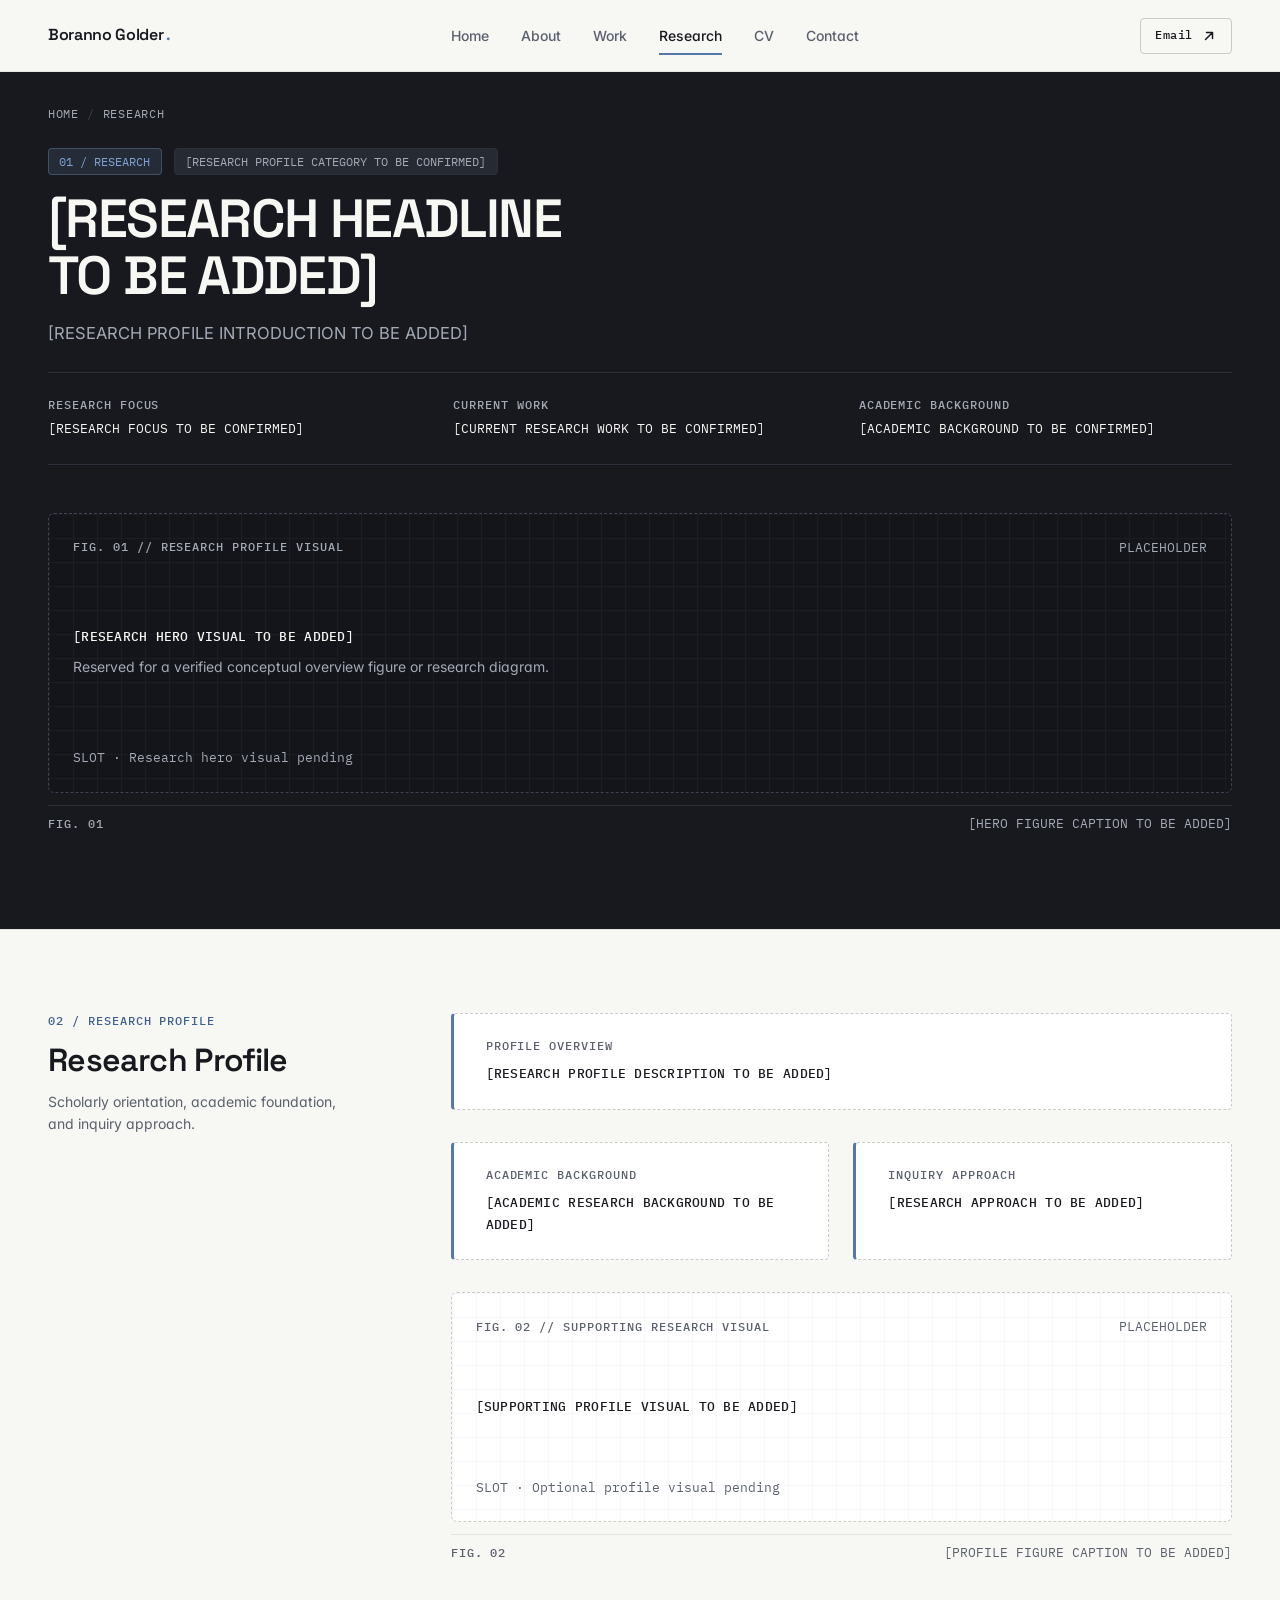
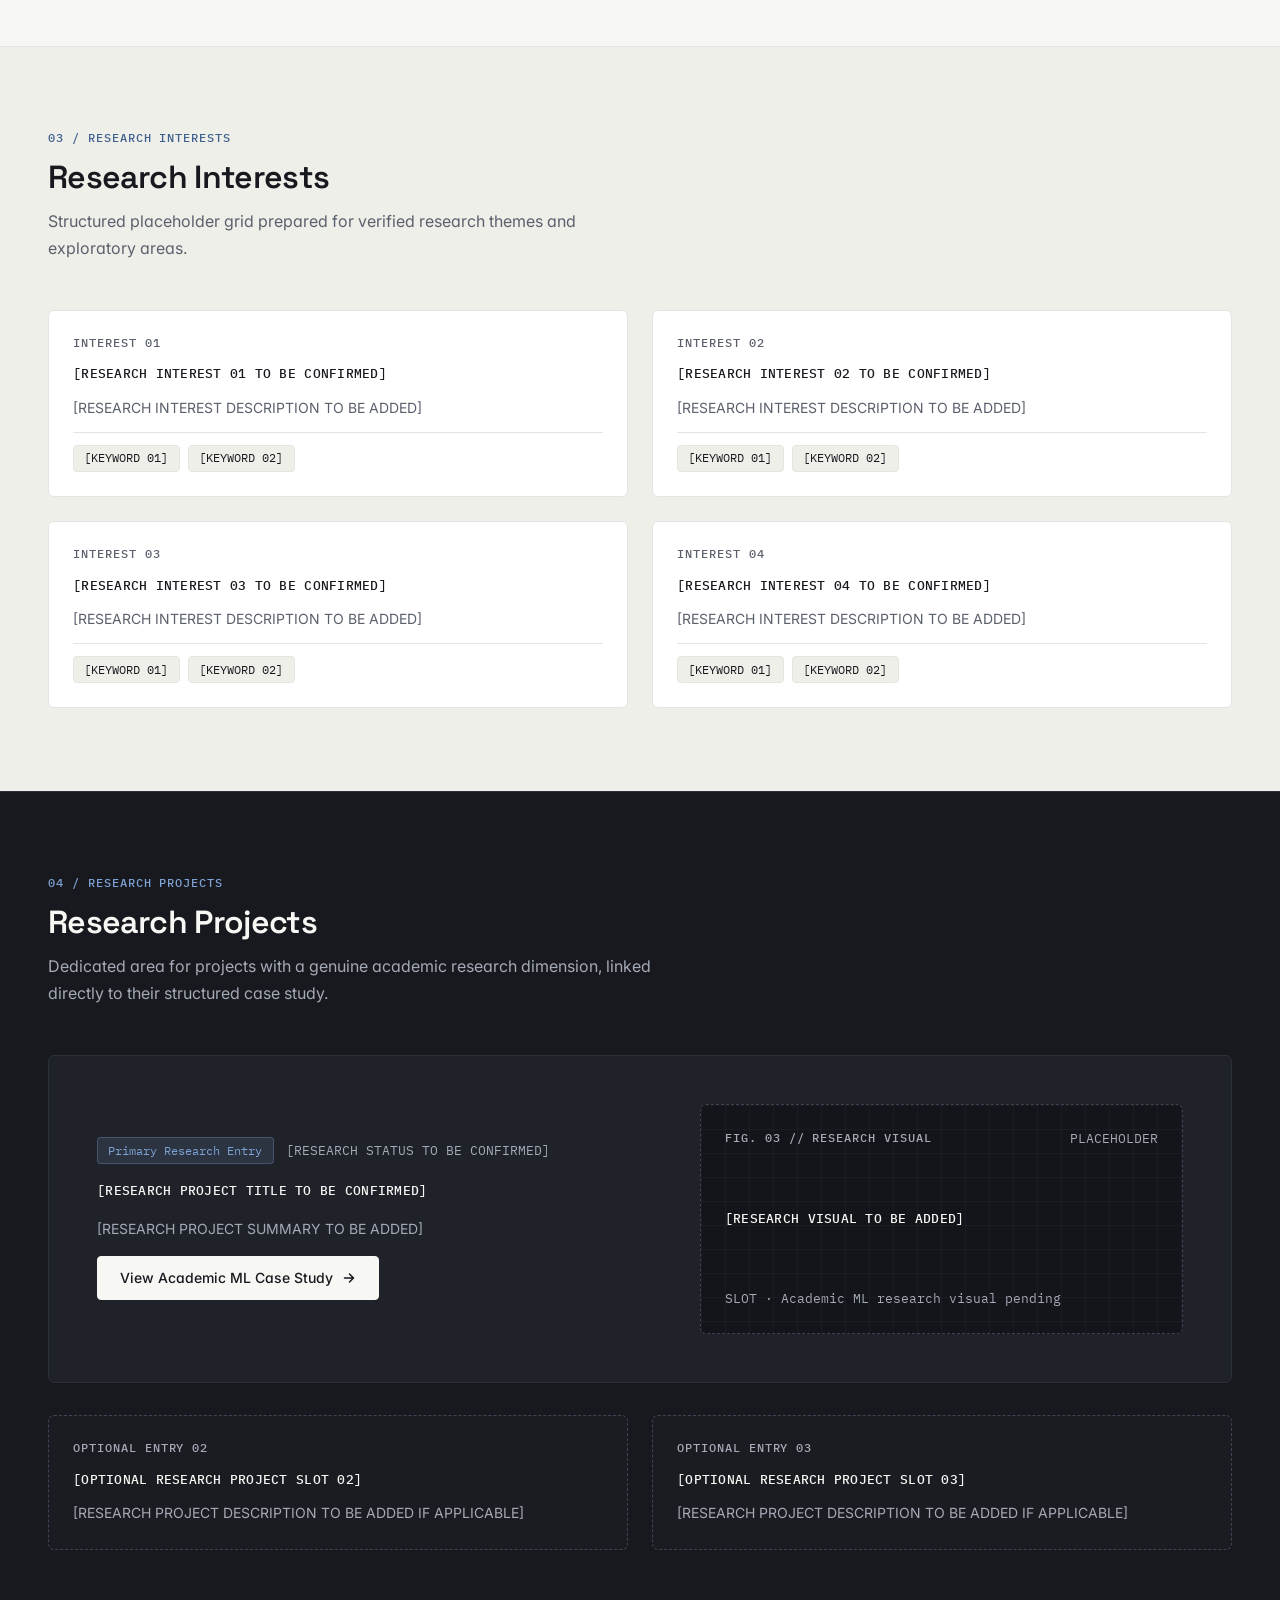
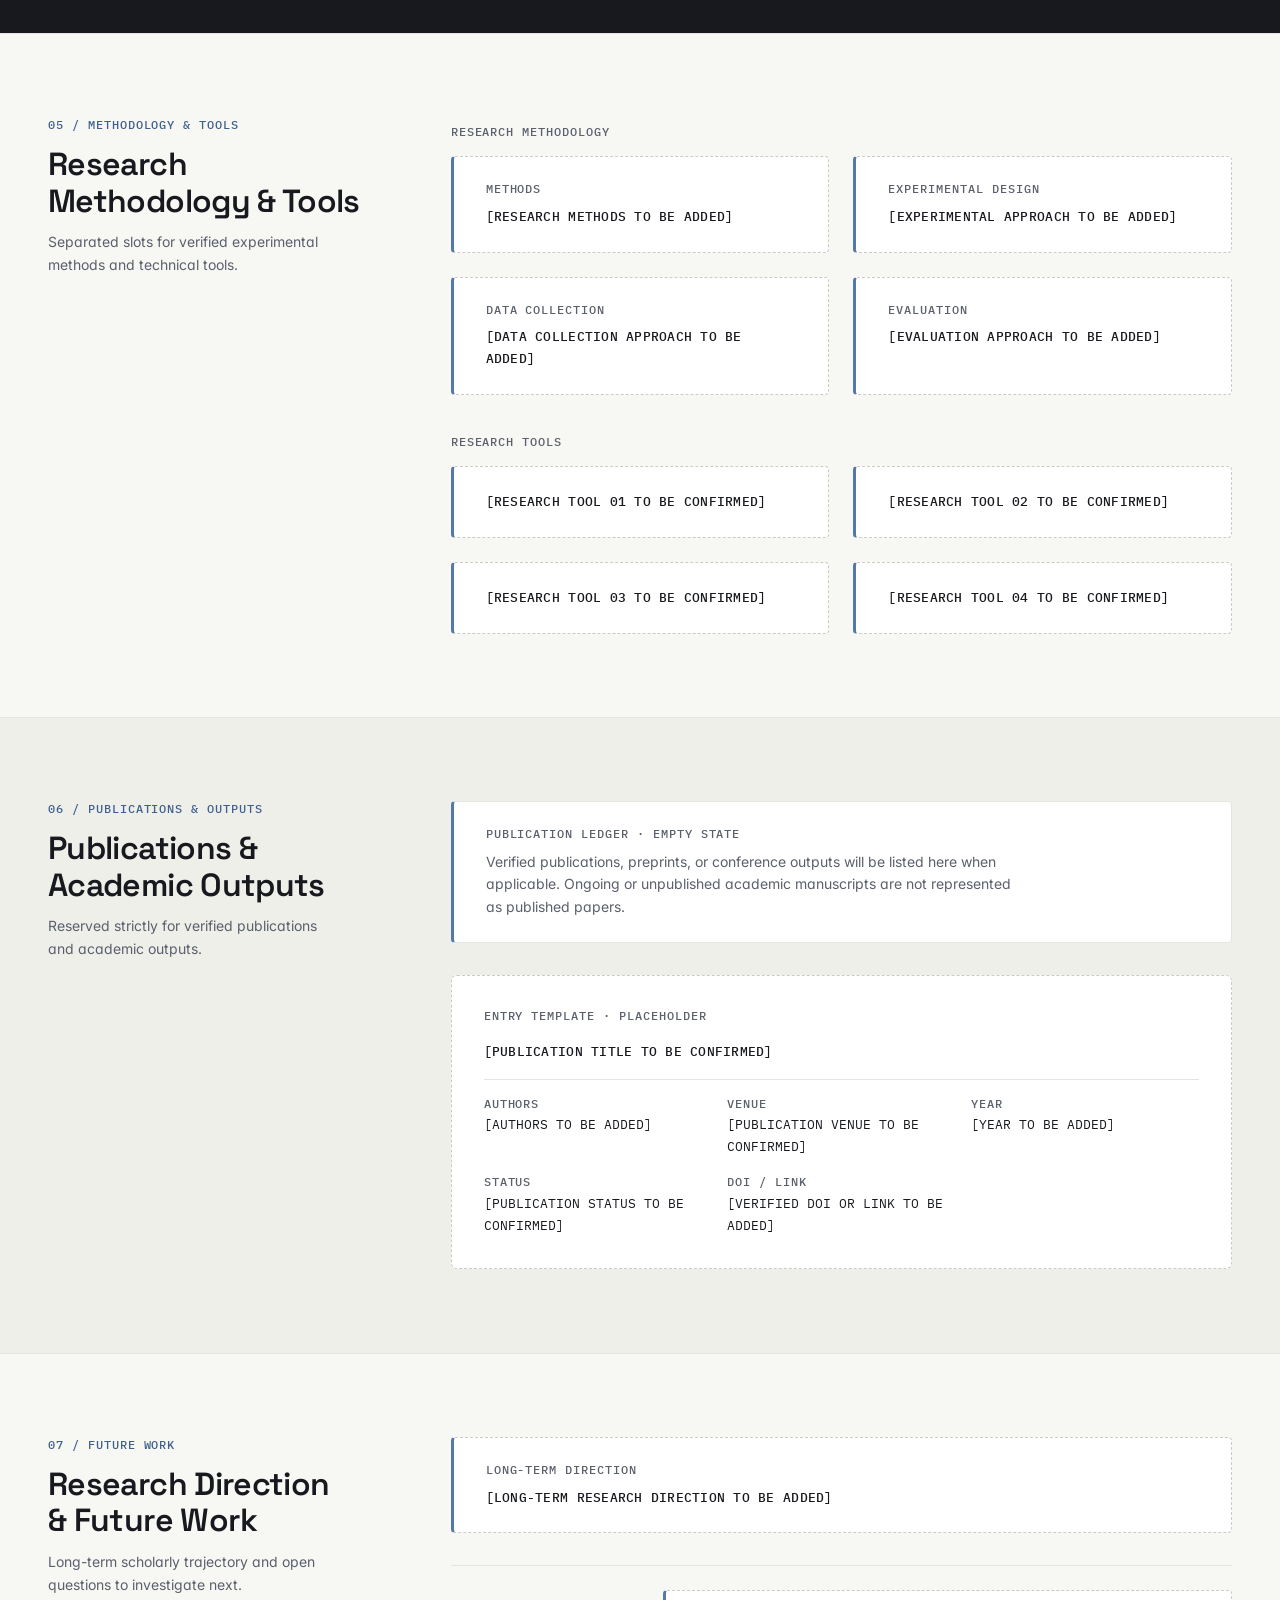
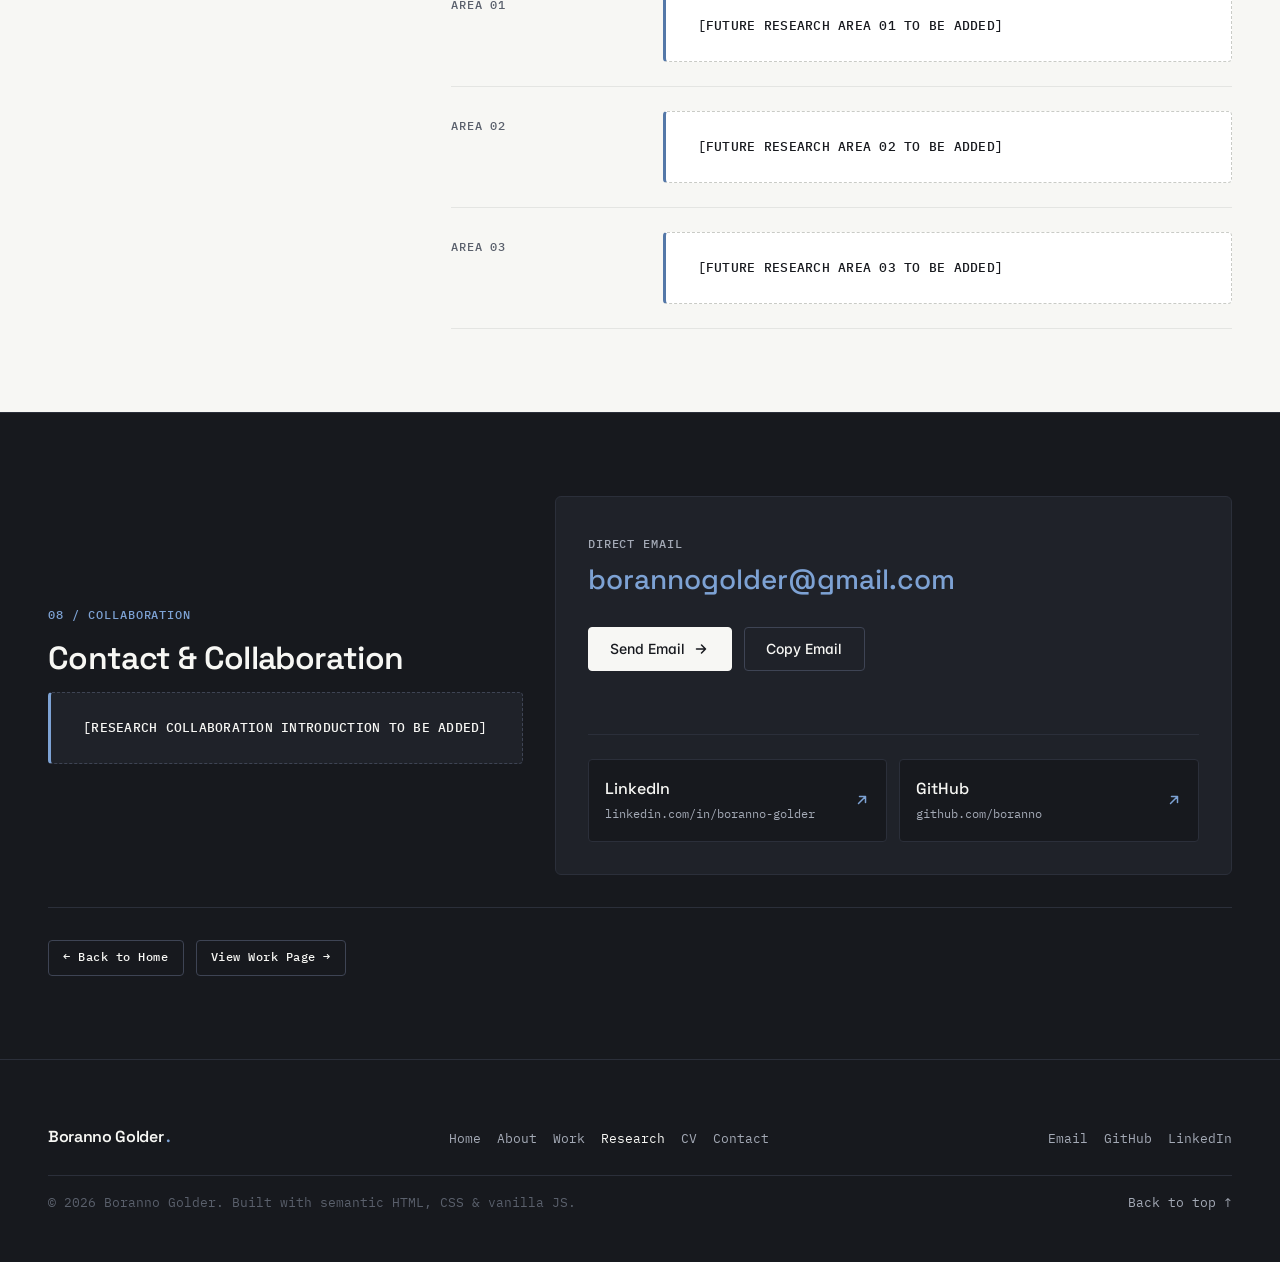
<file: research/index.html>
<!DOCTYPE html>
<html lang="en" data-page="research" data-root="../">
<head>
  <meta charset="UTF-8">
  <meta name="viewport" content="width=device-width, initial-scale=1.0">
  <title>Research — Boranno Golder</title>
  <meta
    name="description"
    content="Academic research profile structure for Boranno Golder. Content placeholders prepared for verified research documentation and outputs."
  >
  <link rel="icon" type="image/svg+xml" href="../assets/icons/favicon.svg">

  <!-- Typography: Space Grotesk, Inter, IBM Plex Mono -->
  <link rel="preconnect" href="https://fonts.googleapis.com">
  <link rel="preconnect" href="https://fonts.gstatic.com" crossorigin>
  <link
    href="https://fonts.googleapis.com/css2?family=IBM+Plex+Mono:wght@400;500&family=Inter:wght@400;500;600&family=Space+Grotesk:wght@500;600;700&display=swap"
    rel="stylesheet"
  >

  <!-- Shared Design System + Research Page Structure -->
  <link rel="stylesheet" href="../assets/css/tokens.css">
  <link rel="stylesheet" href="../assets/css/base.css">
  <link rel="stylesheet" href="../assets/css/layout.css">
  <link rel="stylesheet" href="../assets/css/components.css">
  <link rel="stylesheet" href="../assets/css/pages/research.css">
</head>
<body id="top">
  <a class="skip-link" href="#main-content">Skip to main content</a>

  <!-- Shared Header & Mobile Drawer (mounted via assets/js/modules/shell.js) -->
  <div data-site-header></div>

  <main id="main-content">
    <!-- ====================================================================
         01 — RESEARCH HERO (Dark Editorial Research Identity)
         ==================================================================== -->
    <section class="band band--first band--dark res-hero" id="hero" aria-labelledby="research-hero-heading">
      <div class="container">
        <nav aria-label="Breadcrumb">
          <ol class="breadcrumb">
            <li><a href="../index.html">Home</a></li>
            <li class="breadcrumb-sep" aria-hidden="true">/</li>
            <li aria-current="page">Research</li>
          </ol>
        </nav>

        <div class="res-hero-header">
          <div class="res-category-row">
            <span class="tag tag--accent">01 / RESEARCH</span>
            <span class="tag">[RESEARCH PROFILE CATEGORY TO BE CONFIRMED]</span>
          </div>

          <h1 class="res-hero-title" id="research-hero-heading">
            [RESEARCH HEADLINE TO BE ADDED]
          </h1>

          <p class="res-hero-lead">
            [RESEARCH PROFILE INTRODUCTION TO BE ADDED]
          </p>

          <dl class="res-meta-grid" aria-label="Research profile metadata placeholders">
            <div class="res-meta-item">
              <dt class="mono-label">Research Focus</dt>
              <dd>[RESEARCH FOCUS TO BE CONFIRMED]</dd>
            </div>
            <div class="res-meta-item">
              <dt class="mono-label">Current Work</dt>
              <dd>[CURRENT RESEARCH WORK TO BE CONFIRMED]</dd>
            </div>
            <div class="res-meta-item">
              <dt class="mono-label">Academic Background</dt>
              <dd>[ACADEMIC BACKGROUND TO BE CONFIRMED]</dd>
            </div>
          </dl>
        </div>

        <figure class="res-figure" data-image-slot="research-hero-visual">
          <div class="res-figure-box res-figure-box--wide">
            <div class="res-figure-top">
              <span class="mono-label">FIG. 01 // RESEARCH PROFILE VISUAL</span>
              <span class="mono-meta">PLACEHOLDER</span>
            </div>
            <div class="res-figure-center">
              <span class="res-placeholder-token">[RESEARCH HERO VISUAL TO BE ADDED]</span>
              <p class="res-placeholder-hint">
                Reserved for a verified conceptual overview figure or research diagram.
              </p>
            </div>
            <span class="mono-meta">SLOT · Research hero visual pending</span>
          </div>
          <figcaption class="res-figure-caption">
            <span class="mono-label">FIG. 01</span>
            <span class="mono-meta">[HERO FIGURE CAPTION TO BE ADDED]</span>
          </figcaption>
        </figure>
      </div>
    </section>

    <!-- ====================================================================
         02 — RESEARCH PROFILE (Light Editorial Rail)
         ==================================================================== -->
    <section class="band res-band" id="profile" aria-labelledby="profile-heading">
      <div class="container editorial-rail">
        <div class="rail-aside" data-reveal>
          <span class="mono-label rail-index">02 / RESEARCH PROFILE</span>
          <h2 id="profile-heading">Research Profile</h2>
          <p class="rail-note">Scholarly orientation, academic foundation, and inquiry approach.</p>
        </div>

        <div class="rail-main res-stack" data-reveal data-reveal-delay="80">
          <div class="res-placeholder-copy">
            <span class="mono-label">Profile Overview</span>
            <span class="res-placeholder-token">[RESEARCH PROFILE DESCRIPTION TO BE ADDED]</span>
          </div>

          <div class="res-two-col">
            <div class="res-placeholder-copy">
              <span class="mono-label">Academic Background</span>
              <span class="res-placeholder-token">[ACADEMIC RESEARCH BACKGROUND TO BE ADDED]</span>
            </div>

            <div class="res-placeholder-copy">
              <span class="mono-label">Inquiry Approach</span>
              <span class="res-placeholder-token">[RESEARCH APPROACH TO BE ADDED]</span>
            </div>
          </div>

          <figure class="res-figure" data-image-slot="research-profile-visual">
            <div class="res-figure-box">
              <div class="res-figure-top">
                <span class="mono-label">FIG. 02 // SUPPORTING RESEARCH VISUAL</span>
                <span class="mono-meta">PLACEHOLDER</span>
              </div>
              <div class="res-figure-center">
                <span class="res-placeholder-token">[SUPPORTING PROFILE VISUAL TO BE ADDED]</span>
              </div>
              <span class="mono-meta">SLOT · Optional profile visual pending</span>
            </div>
            <figcaption class="res-figure-caption">
              <span class="mono-label">FIG. 02</span>
              <span class="mono-meta">[PROFILE FIGURE CAPTION TO BE ADDED]</span>
            </figcaption>
          </figure>
        </div>
      </div>
    </section>

    <!-- ====================================================================
         03 — RESEARCH INTERESTS (Tinted Editorial Grid)
         ==================================================================== -->
    <section class="band res-band res-band--tinted" id="interests" aria-labelledby="interests-heading">
      <div class="container">
        <div class="res-section-head" data-reveal>
          <span class="mono-label rail-index">03 / RESEARCH INTERESTS</span>
          <h2 id="interests-heading">Research Interests</h2>
          <p>
            Structured placeholder grid prepared for verified research themes and exploratory areas.
          </p>
        </div>

        <div class="res-interests-grid" data-reveal data-reveal-delay="80">
          <article class="res-interest-card">
            <span class="mono-label">Interest 01</span>
            <span class="res-placeholder-token">[RESEARCH INTEREST 01 TO BE CONFIRMED]</span>
            <p class="res-placeholder-hint">[RESEARCH INTEREST DESCRIPTION TO BE ADDED]</p>
            <ul class="tag-list" aria-label="Interest 01 keyword placeholders">
              <li class="tag">[KEYWORD 01]</li>
              <li class="tag">[KEYWORD 02]</li>
            </ul>
          </article>

          <article class="res-interest-card">
            <span class="mono-label">Interest 02</span>
            <span class="res-placeholder-token">[RESEARCH INTEREST 02 TO BE CONFIRMED]</span>
            <p class="res-placeholder-hint">[RESEARCH INTEREST DESCRIPTION TO BE ADDED]</p>
            <ul class="tag-list" aria-label="Interest 02 keyword placeholders">
              <li class="tag">[KEYWORD 01]</li>
              <li class="tag">[KEYWORD 02]</li>
            </ul>
          </article>

          <article class="res-interest-card">
            <span class="mono-label">Interest 03</span>
            <span class="res-placeholder-token">[RESEARCH INTEREST 03 TO BE CONFIRMED]</span>
            <p class="res-placeholder-hint">[RESEARCH INTEREST DESCRIPTION TO BE ADDED]</p>
            <ul class="tag-list" aria-label="Interest 03 keyword placeholders">
              <li class="tag">[KEYWORD 01]</li>
              <li class="tag">[KEYWORD 02]</li>
            </ul>
          </article>

          <article class="res-interest-card">
            <span class="mono-label">Interest 04</span>
            <span class="res-placeholder-token">[RESEARCH INTEREST 04 TO BE CONFIRMED]</span>
            <p class="res-placeholder-hint">[RESEARCH INTEREST DESCRIPTION TO BE ADDED]</p>
            <ul class="tag-list" aria-label="Interest 04 keyword placeholders">
              <li class="tag">[KEYWORD 01]</li>
              <li class="tag">[KEYWORD 02]</li>
            </ul>
          </article>
        </div>
      </div>
    </section>

    <!-- ====================================================================
         04 — RESEARCH PROJECTS (Dark Showcase Band)
         ==================================================================== -->
    <section class="band band--dark res-band" id="projects" aria-labelledby="projects-heading">
      <div class="container">
        <div class="res-section-head" data-reveal>
          <span class="mono-label rail-index">04 / RESEARCH PROJECTS</span>
          <h2 id="projects-heading">Research Projects</h2>
          <p>
            Dedicated area for projects with a genuine academic research dimension, linked directly to their structured case study.
          </p>
        </div>

        <!-- Primary Research Project Slot (Links to Academic Performance ML Case Study) -->
        <article class="res-project-featured" data-reveal data-reveal-delay="80">
          <div class="res-project-featured-copy">
            <div class="res-category-row">
              <span class="tag tag--accent">Primary Research Entry</span>
              <span class="mono-meta">[RESEARCH STATUS TO BE CONFIRMED]</span>
            </div>

            <span class="res-placeholder-token">[RESEARCH PROJECT TITLE TO BE CONFIRMED]</span>

            <p class="res-placeholder-hint">
              [RESEARCH PROJECT SUMMARY TO BE ADDED]
            </p>

            <div>
              <a class="btn btn--primary" href="../work/academic-performance-ml/index.html">
                View Academic ML Case Study
                <svg class="arrow-right" viewBox="0 0 16 16" fill="none" aria-hidden="true">
                  <path d="M3.5 8H12.5M12.5 8L8.5 4M12.5 8L8.5 12" stroke="currentColor" stroke-width="1.5" stroke-linecap="round" stroke-linejoin="round"/>
                </svg>
              </a>
            </div>
          </div>

          <figure class="res-figure" data-image-slot="research-project-primary">
            <div class="res-figure-box">
              <div class="res-figure-top">
                <span class="mono-label">FIG. 03 // RESEARCH VISUAL</span>
                <span class="mono-meta">PLACEHOLDER</span>
              </div>
              <div class="res-figure-center">
                <span class="res-placeholder-token">[RESEARCH VISUAL TO BE ADDED]</span>
              </div>
              <span class="mono-meta">SLOT · Academic ML research visual pending</span>
            </div>
          </figure>
        </article>

        <!-- Optional Additional Research Project Placeholders -->
        <div class="res-project-optional-grid" data-reveal data-reveal-delay="120">
          <article class="res-project-optional-card">
            <span class="mono-label">Optional Entry 02</span>
            <span class="res-placeholder-token">[OPTIONAL RESEARCH PROJECT SLOT 02]</span>
            <p class="res-placeholder-hint">[RESEARCH PROJECT DESCRIPTION TO BE ADDED IF APPLICABLE]</p>
          </article>

          <article class="res-project-optional-card">
            <span class="mono-label">Optional Entry 03</span>
            <span class="res-placeholder-token">[OPTIONAL RESEARCH PROJECT SLOT 03]</span>
            <p class="res-placeholder-hint">[RESEARCH PROJECT DESCRIPTION TO BE ADDED IF APPLICABLE]</p>
          </article>
        </div>
      </div>
    </section>

    <!-- ====================================================================
         05 — RESEARCH METHODOLOGY & TOOLS (Light Editorial Rail)
         ==================================================================== -->
    <section class="band res-band" id="methodology" aria-labelledby="methodology-heading">
      <div class="container editorial-rail">
        <div class="rail-aside" data-reveal>
          <span class="mono-label rail-index">05 / METHODOLOGY &amp; TOOLS</span>
          <h2 id="methodology-heading">Research Methodology &amp; Tools</h2>
          <p class="rail-note">Separated slots for verified experimental methods and technical tools.</p>
        </div>

        <div class="rail-main res-stack" data-reveal data-reveal-delay="80">
          <div>
            <span class="mono-label">Research Methodology</span>
            <div class="res-two-col" style="margin-top: var(--space-3);">
              <div class="res-placeholder-copy">
                <span class="mono-label">Methods</span>
                <span class="res-placeholder-token">[RESEARCH METHODS TO BE ADDED]</span>
              </div>

              <div class="res-placeholder-copy">
                <span class="mono-label">Experimental Design</span>
                <span class="res-placeholder-token">[EXPERIMENTAL APPROACH TO BE ADDED]</span>
              </div>

              <div class="res-placeholder-copy">
                <span class="mono-label">Data Collection</span>
                <span class="res-placeholder-token">[DATA COLLECTION APPROACH TO BE ADDED]</span>
              </div>

              <div class="res-placeholder-copy">
                <span class="mono-label">Evaluation</span>
                <span class="res-placeholder-token">[EVALUATION APPROACH TO BE ADDED]</span>
              </div>
            </div>
          </div>

          <div>
            <span class="mono-label">Research Tools</span>
            <div class="res-two-col" style="margin-top: var(--space-3);">
              <div class="res-placeholder-copy">
                <span class="res-placeholder-token">[RESEARCH TOOL 01 TO BE CONFIRMED]</span>
              </div>
              <div class="res-placeholder-copy">
                <span class="res-placeholder-token">[RESEARCH TOOL 02 TO BE CONFIRMED]</span>
              </div>
              <div class="res-placeholder-copy">
                <span class="res-placeholder-token">[RESEARCH TOOL 03 TO BE CONFIRMED]</span>
              </div>
              <div class="res-placeholder-copy">
                <span class="res-placeholder-token">[RESEARCH TOOL 04 TO BE CONFIRMED]</span>
              </div>
            </div>
          </div>
        </div>
      </div>
    </section>

    <!-- ====================================================================
         06 — PUBLICATIONS & ACADEMIC OUTPUTS (Tinted Editorial Ledger)
         ==================================================================== -->
    <section class="band res-band res-band--tinted" id="publications" aria-labelledby="publications-heading">
      <div class="container editorial-rail">
        <div class="rail-aside" data-reveal>
          <span class="mono-label rail-index">06 / PUBLICATIONS &amp; OUTPUTS</span>
          <h2 id="publications-heading">Publications &amp; Academic Outputs</h2>
          <p class="rail-note">Reserved strictly for verified publications and academic outputs.</p>
        </div>

        <div class="rail-main res-stack" data-reveal data-reveal-delay="80">
          <div class="res-empty-state">
            <span class="mono-label">Publication Ledger · Empty State</span>
            <p class="res-placeholder-hint">
              Verified publications, preprints, or conference outputs will be listed here when
              applicable. Ongoing or unpublished academic manuscripts are not represented as
              published papers.
            </p>
          </div>

          <article class="res-pub-card" aria-label="Publication entry template placeholder">
            <span class="mono-label">Entry Template · Placeholder</span>
            <span class="res-placeholder-token">[PUBLICATION TITLE TO BE CONFIRMED]</span>

            <dl class="res-pub-fields">
              <div class="res-pub-field">
                <dt class="mono-label">Authors</dt>
                <dd>[AUTHORS TO BE ADDED]</dd>
              </div>
              <div class="res-pub-field">
                <dt class="mono-label">Venue</dt>
                <dd>[PUBLICATION VENUE TO BE CONFIRMED]</dd>
              </div>
              <div class="res-pub-field">
                <dt class="mono-label">Year</dt>
                <dd>[YEAR TO BE ADDED]</dd>
              </div>
              <div class="res-pub-field">
                <dt class="mono-label">Status</dt>
                <dd>[PUBLICATION STATUS TO BE CONFIRMED]</dd>
              </div>
              <div class="res-pub-field">
                <dt class="mono-label">DOI / Link</dt>
                <dd>[VERIFIED DOI OR LINK TO BE ADDED]</dd>
              </div>
            </dl>
          </article>
        </div>
      </div>
    </section>

    <!-- ====================================================================
         07 — RESEARCH DIRECTION & FUTURE WORK (Light Numbered Ledger)
         ==================================================================== -->
    <section class="band res-band" id="future" aria-labelledby="future-heading">
      <div class="container editorial-rail">
        <div class="rail-aside" data-reveal>
          <span class="mono-label rail-index">07 / FUTURE WORK</span>
          <h2 id="future-heading">Research Direction &amp; Future Work</h2>
          <p class="rail-note">Long-term scholarly trajectory and open questions to investigate next.</p>
        </div>

        <div class="rail-main res-stack" data-reveal data-reveal-delay="80">
          <div class="res-placeholder-copy">
            <span class="mono-label">Long-Term Direction</span>
            <span class="res-placeholder-token">[LONG-TERM RESEARCH DIRECTION TO BE ADDED]</span>
          </div>

          <div class="res-ledger">
            <article class="res-ledger-row">
              <div><span class="mono-label">Area 01</span></div>
              <div class="res-placeholder-copy">
                <span class="res-placeholder-token">[FUTURE RESEARCH AREA 01 TO BE ADDED]</span>
              </div>
            </article>

            <article class="res-ledger-row">
              <div><span class="mono-label">Area 02</span></div>
              <div class="res-placeholder-copy">
                <span class="res-placeholder-token">[FUTURE RESEARCH AREA 02 TO BE ADDED]</span>
              </div>
            </article>

            <article class="res-ledger-row">
              <div><span class="mono-label">Area 03</span></div>
              <div class="res-placeholder-copy">
                <span class="res-placeholder-token">[FUTURE RESEARCH AREA 03 TO BE ADDED]</span>
              </div>
            </article>
          </div>
        </div>
      </div>
    </section>

    <!-- ====================================================================
         08 — CONTACT & COLLABORATION (Dark Band Leading into Shared Footer)
         ==================================================================== -->
    <section class="band band--dark res-band" id="collaboration" aria-labelledby="collab-heading">
      <div class="container">
        <div class="res-collab-grid">
          <div class="res-collab-copy" data-reveal>
            <span class="mono-label rail-index">08 / COLLABORATION</span>
            <h2 id="collab-heading">Contact &amp; Collaboration</h2>
            <div class="res-placeholder-copy">
              <span class="res-placeholder-token">[RESEARCH COLLABORATION INTRODUCTION TO BE ADDED]</span>
            </div>
          </div>

          <div class="res-collab-panel" data-reveal data-reveal-delay="80">
            <div class="contact-panel">
              <div>
                <span class="mono-label">Direct Email</span>
                <div>
                  <a class="contact-email-display" href="mailto:borannogolder@gmail.com">
                    borannogolder@gmail.com
                  </a>
                </div>
              </div>

              <div class="contact-actions">
                <a class="btn btn--primary" href="mailto:borannogolder@gmail.com">
                  Send Email
                  <svg class="arrow-right" viewBox="0 0 16 16" fill="none" aria-hidden="true">
                    <path d="M3.5 8H12.5M12.5 8L8.5 4M12.5 8L8.5 12" stroke="currentColor" stroke-width="1.5" stroke-linecap="round" stroke-linejoin="round"/>
                  </svg>
                </a>
                <button
                  class="btn btn--secondary"
                  type="button"
                  data-copy-email="borannogolder@gmail.com"
                >
                  <span data-copy-label>Copy Email</span>
                </button>
              </div>

              <p class="copy-feedback" role="status" aria-live="polite" data-copy-feedback></p>

              <div class="contact-links-grid">
                <a
                  class="channel-link"
                  href="https://www.linkedin.com/in/boranno-golder/"
                  target="_blank"
                  rel="noopener noreferrer"
                >
                  <span class="channel-link-main">
                    <span class="channel-name">LinkedIn</span>
                    <span class="channel-handle">linkedin.com/in/boranno-golder</span>
                  </span>
                  <svg viewBox="0 0 16 16" width="16" height="16" fill="none" aria-hidden="true">
                    <path d="M4.5 11.5L11.5 4.5M11.5 4.5H5.5M11.5 4.5V10.5" stroke="currentColor" stroke-width="1.5" stroke-linecap="round" stroke-linejoin="round"/>
                  </svg>
                </a>

                <a
                  class="channel-link"
                  href="https://github.com/boranno"
                  target="_blank"
                  rel="noopener noreferrer"
                >
                  <span class="channel-link-main">
                    <span class="channel-name">GitHub</span>
                    <span class="channel-handle">github.com/boranno</span>
                  </span>
                  <svg viewBox="0 0 16 16" width="16" height="16" fill="none" aria-hidden="true">
                    <path d="M4.5 11.5L11.5 4.5M11.5 4.5H5.5M11.5 4.5V10.5" stroke="currentColor" stroke-width="1.5" stroke-linecap="round" stroke-linejoin="round"/>
                  </svg>
                </a>
              </div>
            </div>
          </div>
        </div>

        <div class="res-collab-utility">
          <a class="btn btn--secondary btn--sm" href="../index.html">← Back to Home</a>
          <a class="btn btn--secondary btn--sm" href="../work/index.html">View Work Page →</a>
        </div>
      </div>
    </section>
  </main>

  <!-- Shared Footer (mounted via assets/js/modules/shell.js) -->
  <div data-site-footer></div>

  <script src="../assets/js/shell-loader.js"></script>
  <script type="module" src="../assets/js/main.js"></script>
</body>
</html>
</file>
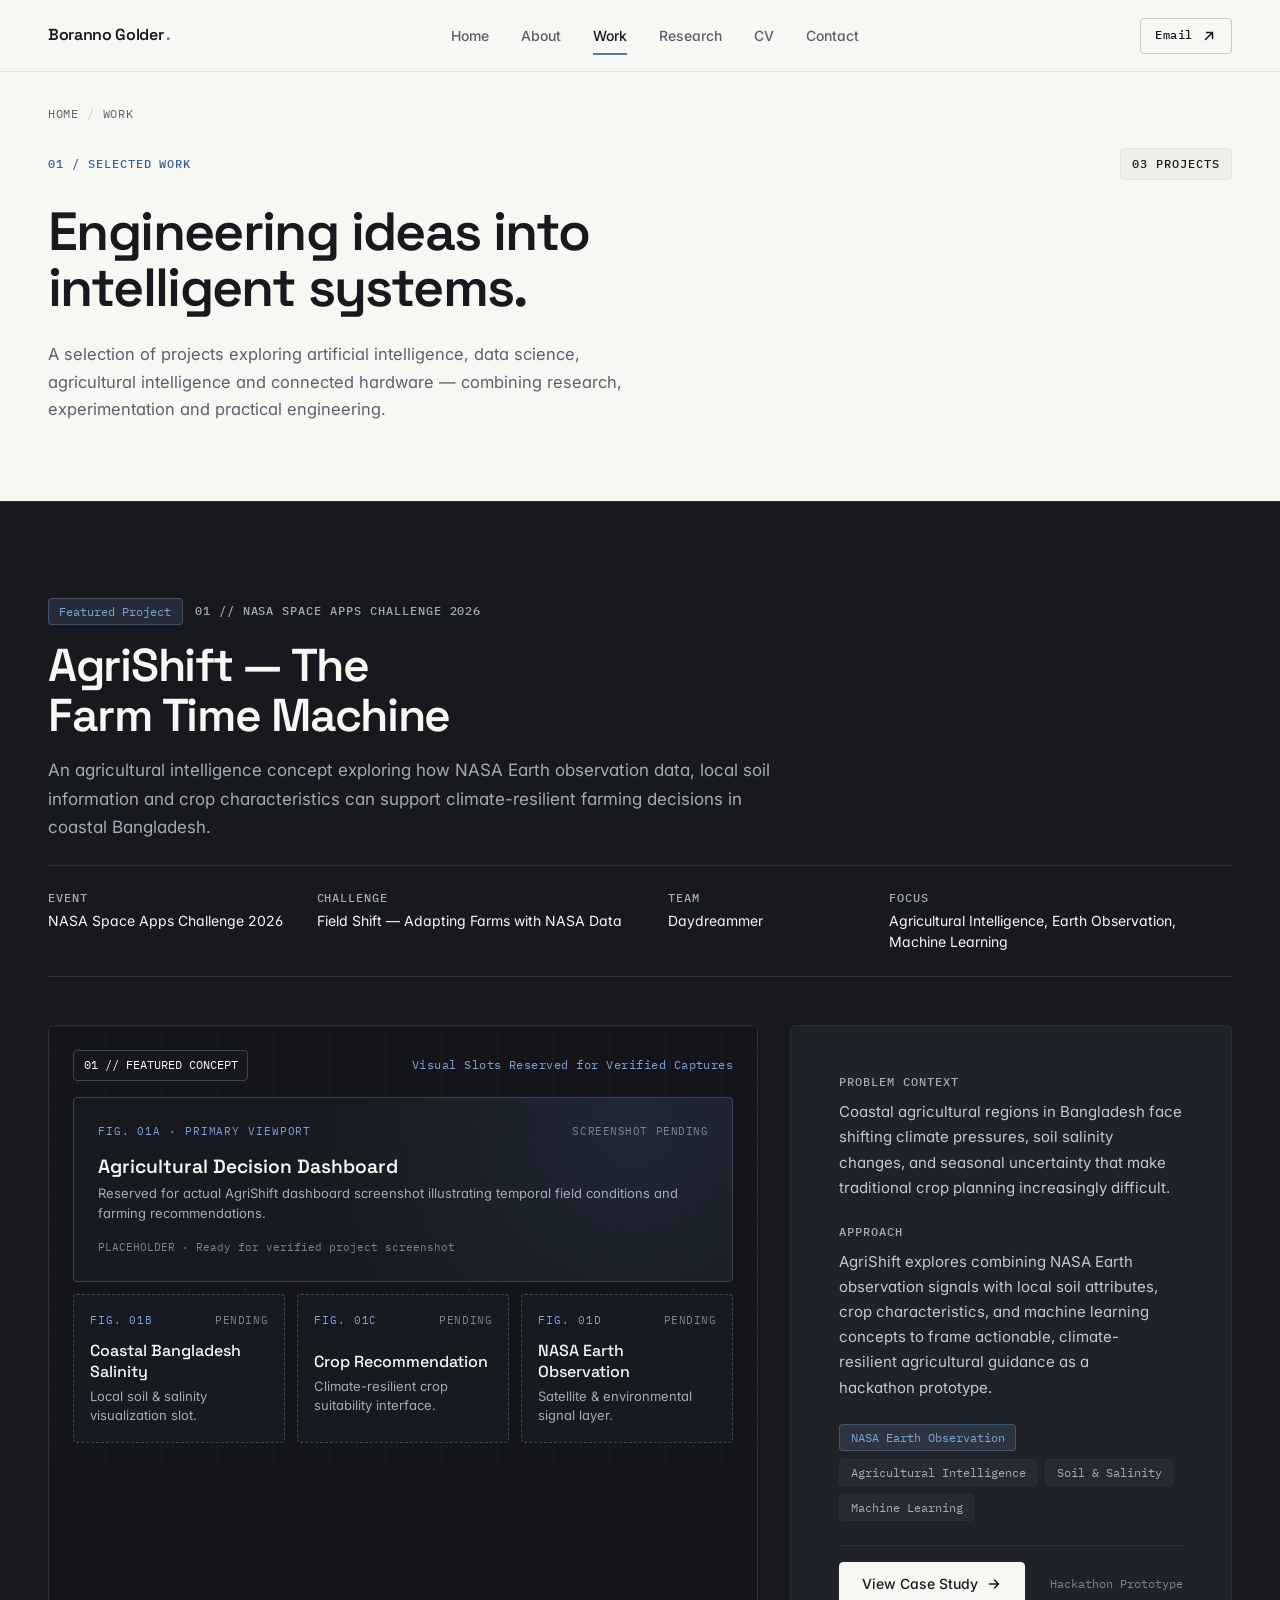
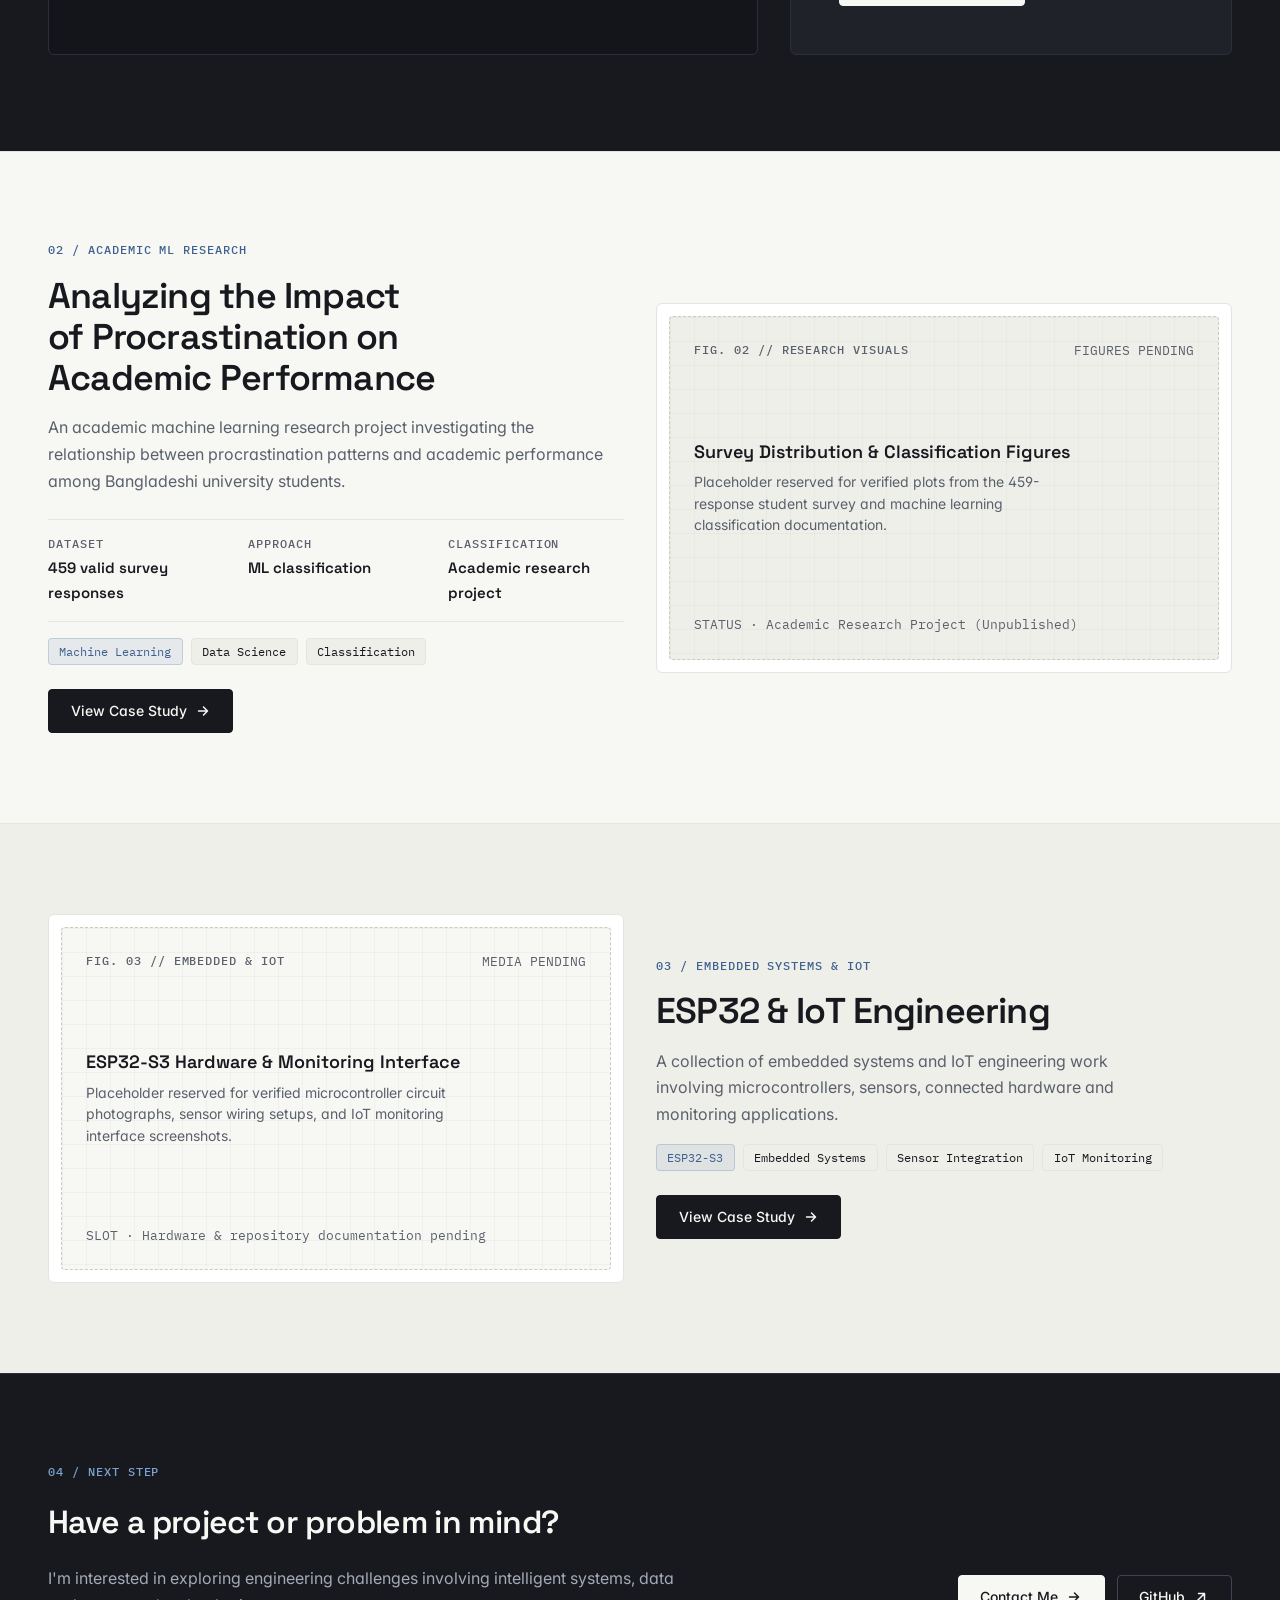
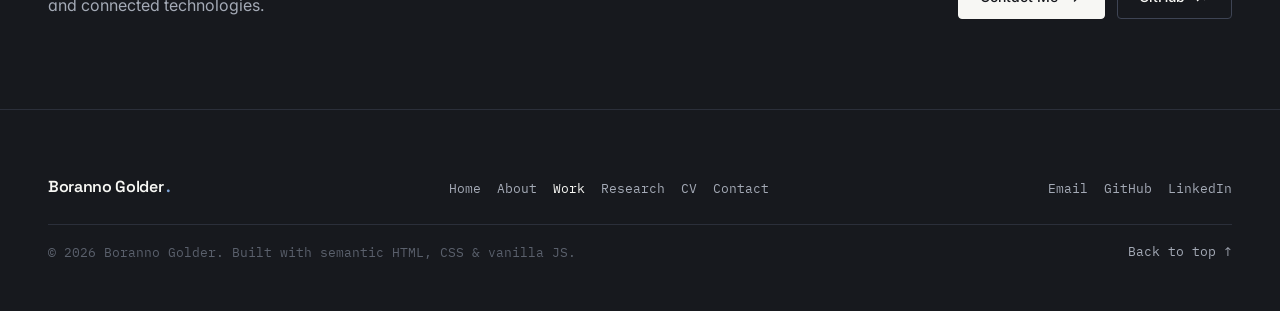
<file: work/index.html>
<!DOCTYPE html>
<html lang="en" data-page="work" data-root="../">
<head>
  <meta charset="UTF-8">
  <meta name="viewport" content="width=device-width, initial-scale=1.0">
  <title>Work — Boranno Golder</title>
  <meta
    name="description"
    content="Selected engineering and research projects by Boranno Golder: AgriShift, Academic Performance Prediction, and ESP32 & IoT Engineering."
  >
  <meta property="og:title" content="Work — Boranno Golder">
  <meta
    property="og:description"
    content="Engineering ideas into intelligent systems across artificial intelligence, data science, agricultural intelligence, and connected hardware."
  >
  <meta property="og:type" content="website">
  <link rel="icon" type="image/svg+xml" href="../assets/icons/favicon.svg">

  <!-- Typography: Space Grotesk, Inter, IBM Plex Mono -->
  <link rel="preconnect" href="https://fonts.googleapis.com">
  <link rel="preconnect" href="https://fonts.gstatic.com" crossorigin>
  <link
    href="https://fonts.googleapis.com/css2?family=IBM+Plex+Mono:wght@400;500&family=Inter:wght@400;500;600&family=Space+Grotesk:wght@500;600;700&display=swap"
    rel="stylesheet"
  >

  <!-- Shared Design System + Work Page Styles -->
  <link rel="stylesheet" href="../assets/css/tokens.css">
  <link rel="stylesheet" href="../assets/css/base.css">
  <link rel="stylesheet" href="../assets/css/layout.css">
  <link rel="stylesheet" href="../assets/css/components.css">
  <link rel="stylesheet" href="../assets/css/pages/work.css">
</head>
<body id="top">
  <a class="skip-link" href="#main-content">Skip to main content</a>

  <!-- Shared Header & Mobile Drawer (mounted via assets/js/modules/shell.js) -->
  <div data-site-header></div>

  <main id="main-content">
    <!-- ====================================================================
         SECTION 01 — WORK INTRODUCTION (Light Editorial Hero)
         ==================================================================== -->
    <section class="band band--first work-hero" aria-labelledby="work-heading">
      <div class="container">
        <nav aria-label="Breadcrumb">
          <ol class="breadcrumb">
            <li><a href="../index.html">Home</a></li>
            <li class="breadcrumb-sep" aria-hidden="true">/</li>
            <li aria-current="page">Work</li>
          </ol>
        </nav>

        <div class="work-hero-top">
          <span class="mono-label rail-index">01 / SELECTED WORK</span>
          <span class="work-count-badge">03 PROJECTS</span>
        </div>

        <h1 class="work-hero-title" id="work-heading">
          Engineering ideas into intelligent systems.
        </h1>

        <p class="work-hero-lead">
          A selection of projects exploring artificial intelligence, data science, agricultural
          intelligence and connected hardware — combining research, experimentation and practical
          engineering.
        </p>
      </div>
    </section>

    <!-- ====================================================================
         SECTION 02 — FEATURED PROJECT: AGRISHIFT (Dark Editorial Showcase)
         ==================================================================== -->
    <section class="band band--dark work-featured-band" id="agrishift" aria-labelledby="agrishift-heading">
      <div class="container">
        <div class="featured-header" data-reveal>
          <div class="featured-badges">
            <span class="tag tag--accent">Featured Project</span>
            <span class="mono-label">01 // NASA Space Apps Challenge 2026</span>
          </div>

          <h2 class="featured-title" id="agrishift-heading">
            AgriShift — The Farm Time Machine
          </h2>

          <p class="featured-lead">
            An agricultural intelligence concept exploring how NASA Earth observation data, local
            soil information and crop characteristics can support climate-resilient farming
            decisions in coastal Bangladesh.
          </p>

          <dl class="featured-meta-bar" aria-label="AgriShift project context">
            <div class="featured-meta-item">
              <dt class="mono-label">Event</dt>
              <dd>NASA Space Apps Challenge 2026</dd>
            </div>
            <div class="featured-meta-item">
              <dt class="mono-label">Challenge</dt>
              <dd>Field Shift — Adapting Farms with NASA Data</dd>
            </div>
            <div class="featured-meta-item">
              <dt class="mono-label">Team</dt>
              <dd>Daydreammer</dd>
            </div>
            <div class="featured-meta-item">
              <dt class="mono-label">Focus</dt>
              <dd>Agricultural Intelligence, Earth Observation, Machine Learning</dd>
            </div>
          </dl>
        </div>

        <div class="featured-grid" data-reveal data-reveal-delay="80">
          <!--
            AGRISHIFT VISUAL STORYBOARD PLACEHOLDER
            Replace any [data-image-slot] content with verified <img> captures once available.
          -->
          <div class="featured-media-panel">
            <div class="project-media project-media--spec project-media--storyboard">
              <div class="storyboard-header">
                <span class="project-index-badge">01 // FEATURED CONCEPT</span>
                <span class="project-status-pill">Visual Slots Reserved for Verified Captures</span>
              </div>

              <div class="storyboard-stage" role="group" aria-label="AgriShift visual storyboard placeholders">
                <figure class="visual-slot visual-slot--lead" data-image-slot="agrishift-dashboard">
                  <div class="visual-slot-top">
                    <span class="visual-slot-code">FIG. 01A · PRIMARY VIEWPORT</span>
                    <span class="visual-slot-status">Screenshot Pending</span>
                  </div>
                  <div class="visual-slot-body">
                    <strong class="visual-slot-title">Agricultural Decision Dashboard</strong>
                    <span class="visual-slot-caption">
                      Reserved for actual AgriShift dashboard screenshot illustrating temporal field conditions and farming recommendations.
                    </span>
                  </div>
                  <span class="visual-slot-path">PLACEHOLDER · Ready for verified project screenshot</span>
                </figure>

                <div class="visual-slot-subgrid">
                  <figure class="visual-slot" data-image-slot="agrishift-salinity">
                    <div class="visual-slot-top">
                      <span class="visual-slot-code">FIG. 01B</span>
                      <span class="visual-slot-status">Pending</span>
                    </div>
                    <div class="visual-slot-body">
                      <strong class="visual-slot-title">Coastal Bangladesh Salinity</strong>
                      <span class="visual-slot-caption">Local soil &amp; salinity visualization slot.</span>
                    </div>
                  </figure>

                  <figure class="visual-slot" data-image-slot="agrishift-crop">
                    <div class="visual-slot-top">
                      <span class="visual-slot-code">FIG. 01C</span>
                      <span class="visual-slot-status">Pending</span>
                    </div>
                    <div class="visual-slot-body">
                      <strong class="visual-slot-title">Crop Recommendation</strong>
                      <span class="visual-slot-caption">Climate-resilient crop suitability interface.</span>
                    </div>
                  </figure>

                  <figure class="visual-slot" data-image-slot="agrishift-nasa-eo">
                    <div class="visual-slot-top">
                      <span class="visual-slot-code">FIG. 01D</span>
                      <span class="visual-slot-status">Pending</span>
                    </div>
                    <div class="visual-slot-body">
                      <strong class="visual-slot-title">NASA Earth Observation</strong>
                      <span class="visual-slot-caption">Satellite &amp; environmental signal layer.</span>
                    </div>
                  </figure>
                </div>
              </div>
            </div>
          </div>

          <div class="featured-narrative">
            <div class="featured-narrative-block">
              <span class="mono-label">Problem Context</span>
              <p>
                Coastal agricultural regions in Bangladesh face shifting climate pressures, soil
                salinity changes, and seasonal uncertainty that make traditional crop planning
                increasingly difficult.
              </p>
            </div>

            <div class="featured-narrative-block">
              <span class="mono-label">Approach</span>
              <p>
                AgriShift explores combining NASA Earth observation signals with local soil
                attributes, crop characteristics, and machine learning concepts to frame actionable,
                climate-resilient agricultural guidance as a hackathon prototype.
              </p>
            </div>

            <ul class="tag-list" aria-label="AgriShift domain and technology tags">
              <li class="tag tag--accent">NASA Earth Observation</li>
              <li class="tag">Agricultural Intelligence</li>
              <li class="tag">Soil &amp; Salinity</li>
              <li class="tag">Machine Learning</li>
            </ul>

            <div class="featured-actions">
              <a class="btn btn--primary" href="./agrishift/index.html">
                View Case Study
                <svg class="arrow-right" viewBox="0 0 16 16" fill="none" aria-hidden="true">
                  <path d="M3.5 8H12.5M12.5 8L8.5 4M12.5 8L8.5 12" stroke="currentColor" stroke-width="1.5" stroke-linecap="round" stroke-linejoin="round"/>
                </svg>
              </a>
              <span class="project-availability">Hackathon Prototype</span>
            </div>
          </div>
        </div>
      </div>
    </section>

    <!-- ====================================================================
         SECTION 03 — ACADEMIC PERFORMANCE PREDICTION (Asymmetric Light Spread)
         ==================================================================== -->
    <section class="band work-spread-band" id="academic-performance" aria-labelledby="academic-heading">
      <div class="container">
        <div class="work-spread work-spread--text-left">
          <div class="work-spread-copy" data-reveal>
            <span class="mono-label rail-index">02 / ACADEMIC ML RESEARCH</span>

            <h2 class="work-spread-title" id="academic-heading">
              Analyzing the Impact of Procrastination on Academic Performance
            </h2>

            <p class="work-spread-desc">
              An academic machine learning research project investigating the relationship between
              procrastination patterns and academic performance among Bangladeshi university
              students.
            </p>

            <dl class="context-ledger" aria-label="Verified research context">
              <div class="context-ledger-item">
                <dt class="mono-label">Dataset</dt>
                <dd>459 valid survey responses</dd>
              </div>
              <div class="context-ledger-item">
                <dt class="mono-label">Approach</dt>
                <dd>ML classification</dd>
              </div>
              <div class="context-ledger-item">
                <dt class="mono-label">Classification</dt>
                <dd>Academic research project</dd>
              </div>
            </dl>

            <ul class="tag-list" aria-label="Academic Performance Prediction tags">
              <li class="tag tag--accent">Machine Learning</li>
              <li class="tag">Data Science</li>
              <li class="tag">Classification</li>
            </ul>

            <div class="work-spread-actions">
              <a class="btn btn--primary" href="./academic-performance-ml/index.html">
                View Case Study
                <svg class="arrow-right" viewBox="0 0 16 16" fill="none" aria-hidden="true">
                  <path d="M3.5 8H12.5M12.5 8L8.5 4M12.5 8L8.5 12" stroke="currentColor" stroke-width="1.5" stroke-linecap="round" stroke-linejoin="round"/>
                </svg>
              </a>
            </div>
          </div>

          <div class="work-spread-media" data-reveal data-reveal-delay="80">
            <figure class="work-figure-frame" data-image-slot="academic-ml-figures">
              <div class="work-figure-stage">
                <div class="work-figure-top">
                  <span class="mono-label">FIG. 02 // RESEARCH VISUALS</span>
                  <span class="mono-meta">FIGURES PENDING</span>
                </div>
                <div class="work-figure-center">
                  <strong class="work-figure-title">Survey Distribution &amp; Classification Figures</strong>
                  <p class="work-figure-note">
                    Placeholder reserved for verified plots from the 459-response student survey and
                    machine learning classification documentation.
                  </p>
                </div>
                <span class="mono-meta">STATUS · Academic Research Project (Unpublished)</span>
              </div>
            </figure>
          </div>
        </div>
      </div>
    </section>

    <!-- ====================================================================
         SECTION 04 — ESP32 & IOT ENGINEERING (Reversed Tinted Spread)
         ==================================================================== -->
    <section class="band work-spread-band work-spread-band--tinted" id="esp32-iot" aria-labelledby="esp32-heading">
      <div class="container">
        <div class="work-spread work-spread--media-left">
          <div class="work-spread-media" data-reveal>
            <figure class="work-figure-frame" data-image-slot="esp32-iot-hardware">
              <div class="work-figure-stage">
                <div class="work-figure-top">
                  <span class="mono-label">FIG. 03 // EMBEDDED &amp; IOT</span>
                  <span class="mono-meta">MEDIA PENDING</span>
                </div>
                <div class="work-figure-center">
                  <strong class="work-figure-title">ESP32-S3 Hardware &amp; Monitoring Interface</strong>
                  <p class="work-figure-note">
                    Placeholder reserved for verified microcontroller circuit photographs, sensor
                    wiring setups, and IoT monitoring interface screenshots.
                  </p>
                </div>
                <span class="mono-meta">SLOT · Hardware &amp; repository documentation pending</span>
              </div>
            </figure>
          </div>

          <div class="work-spread-copy" data-reveal data-reveal-delay="80">
            <span class="mono-label rail-index">03 / EMBEDDED SYSTEMS &amp; IOT</span>

            <h2 class="work-spread-title" id="esp32-heading">
              ESP32 &amp; IoT Engineering
            </h2>

            <p class="work-spread-desc">
              A collection of embedded systems and IoT engineering work involving microcontrollers,
              sensors, connected hardware and monitoring applications.
            </p>

            <ul class="tag-list" aria-label="ESP32 and IoT engineering context">
              <li class="tag tag--accent">ESP32-S3</li>
              <li class="tag">Embedded Systems</li>
              <li class="tag">Sensor Integration</li>
              <li class="tag">IoT Monitoring</li>
            </ul>

            <div class="work-spread-actions">
              <a class="btn btn--primary" href="./esp32-iot/index.html">
                View Case Study
                <svg class="arrow-right" viewBox="0 0 16 16" fill="none" aria-hidden="true">
                  <path d="M3.5 8H12.5M12.5 8L8.5 4M12.5 8L8.5 12" stroke="currentColor" stroke-width="1.5" stroke-linecap="round" stroke-linejoin="round"/>
                </svg>
              </a>
            </div>
          </div>
        </div>
      </div>
    </section>

    <!-- ====================================================================
         SECTION 05 — CLOSING CTA (Dark Band Leading into Shared Footer)
         ==================================================================== -->
    <section class="band band--dark work-cta-band" id="work-cta" aria-labelledby="work-cta-heading">
      <div class="container">
        <div class="work-cta-layout" data-reveal>
          <div class="work-cta-inner">
            <span class="mono-label rail-index">04 / NEXT STEP</span>
            <h2 id="work-cta-heading">Have a project or problem in mind?</h2>
            <p>
              I'm interested in exploring engineering challenges involving intelligent systems,
              data and connected technologies.
            </p>
          </div>

          <div class="work-cta-actions">
            <a class="btn btn--primary" href="../contact/index.html">
              Contact Me
              <svg class="arrow-right" viewBox="0 0 16 16" fill="none" aria-hidden="true">
                <path d="M3.5 8H12.5M12.5 8L8.5 4M12.5 8L8.5 12" stroke="currentColor" stroke-width="1.5" stroke-linecap="round" stroke-linejoin="round"/>
              </svg>
            </a>
            <a
              class="btn btn--secondary"
              href="https://github.com/boranno"
              target="_blank"
              rel="noopener noreferrer"
            >
              GitHub
              <svg viewBox="0 0 16 16" width="16" height="16" fill="none" aria-hidden="true">
                <path d="M4.5 11.5L11.5 4.5M11.5 4.5H5.5M11.5 4.5V10.5" stroke="currentColor" stroke-width="1.5" stroke-linecap="round" stroke-linejoin="round"/>
              </svg>
            </a>
          </div>
        </div>
      </div>
    </section>
  </main>

  <!-- Shared Footer (mounted via assets/js/modules/shell.js) -->
  <div data-site-footer></div>

  <script src="../assets/js/shell-loader.js"></script>
  <script type="module" src="../assets/js/main.js"></script>
</body>
</html>
</file>
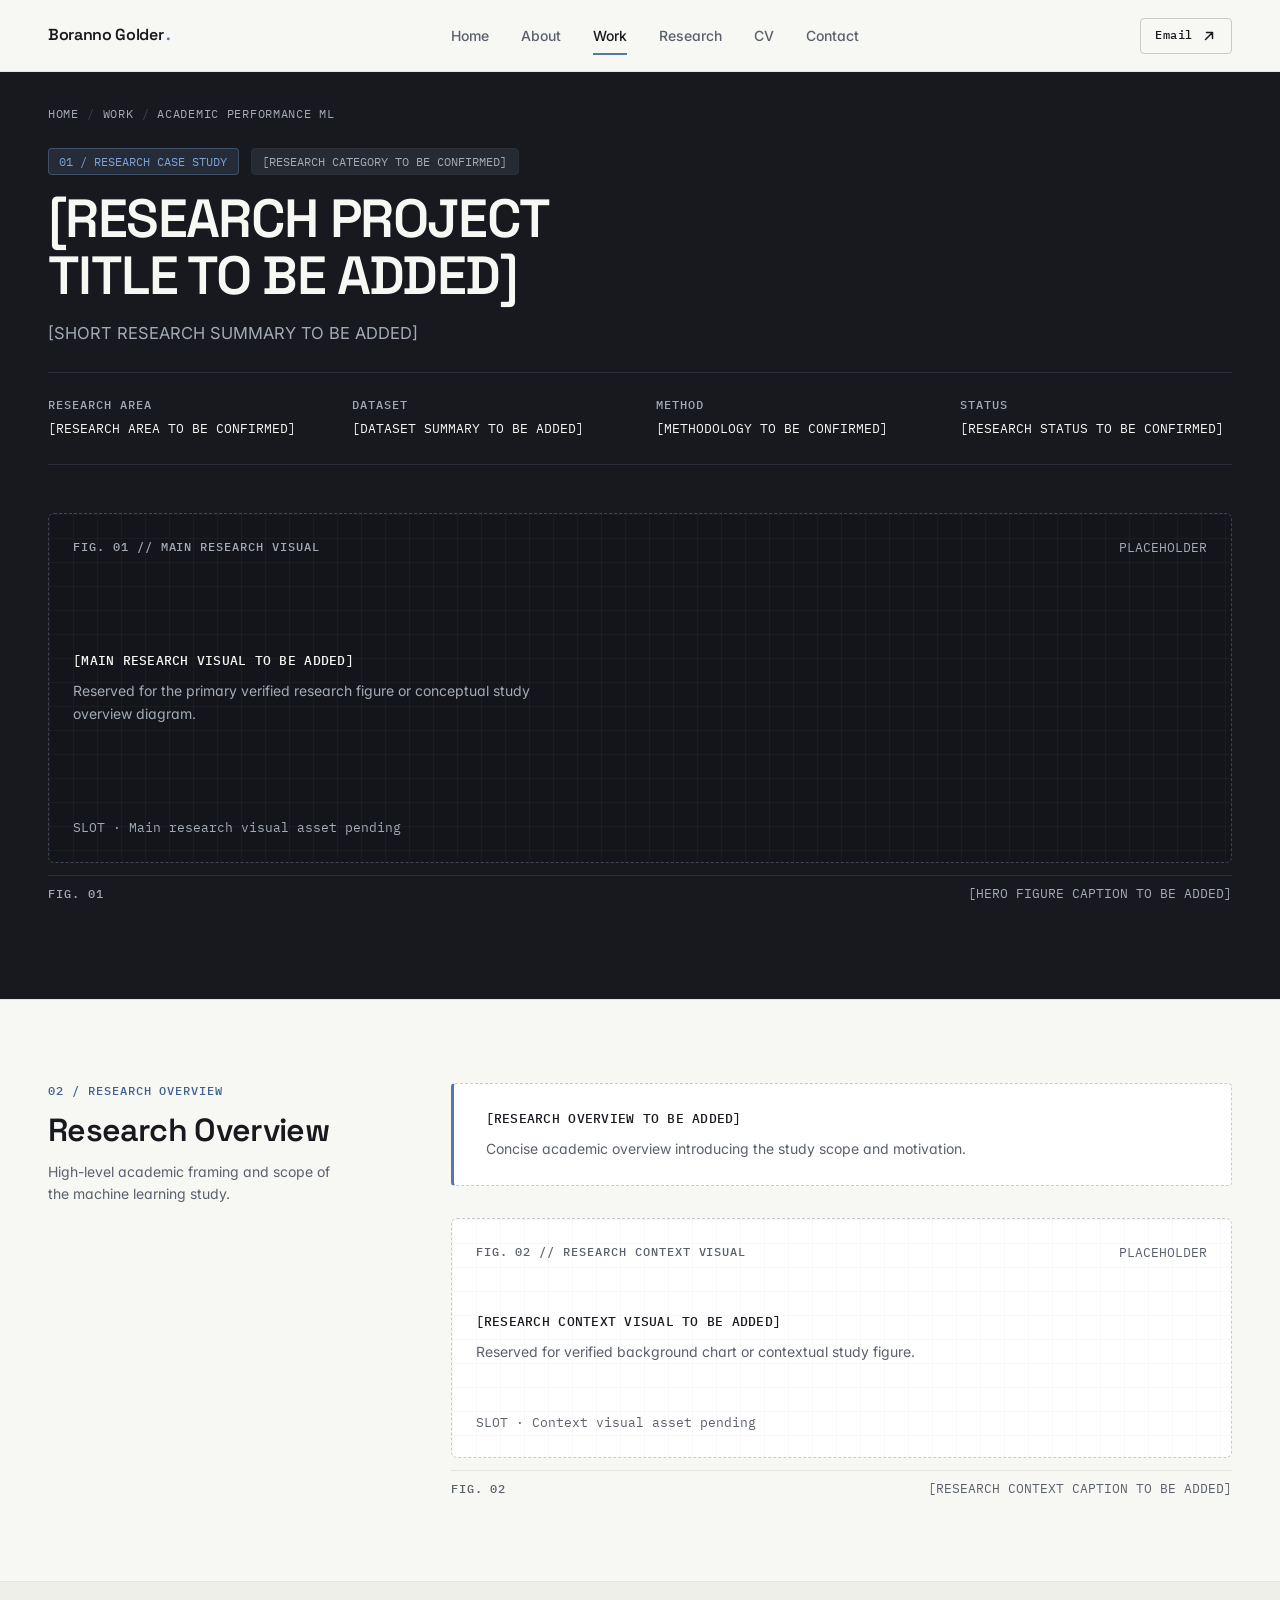
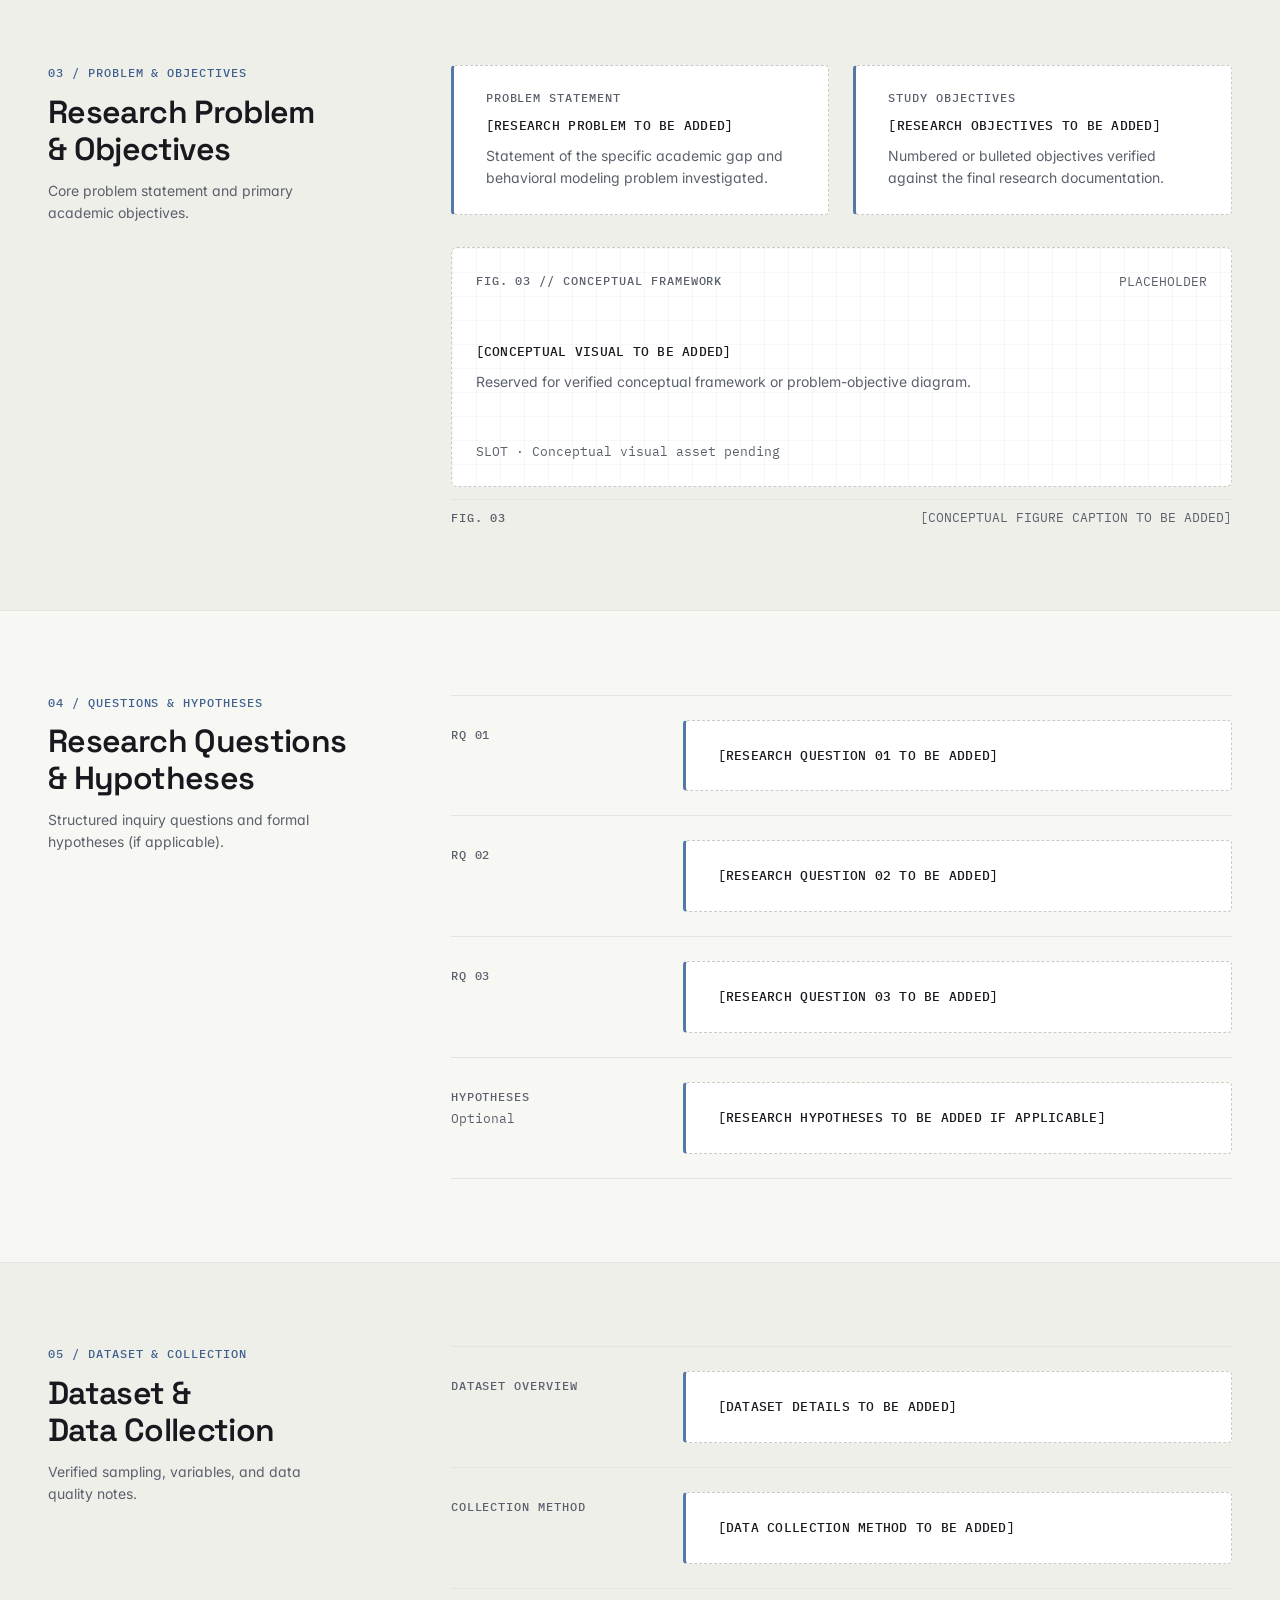
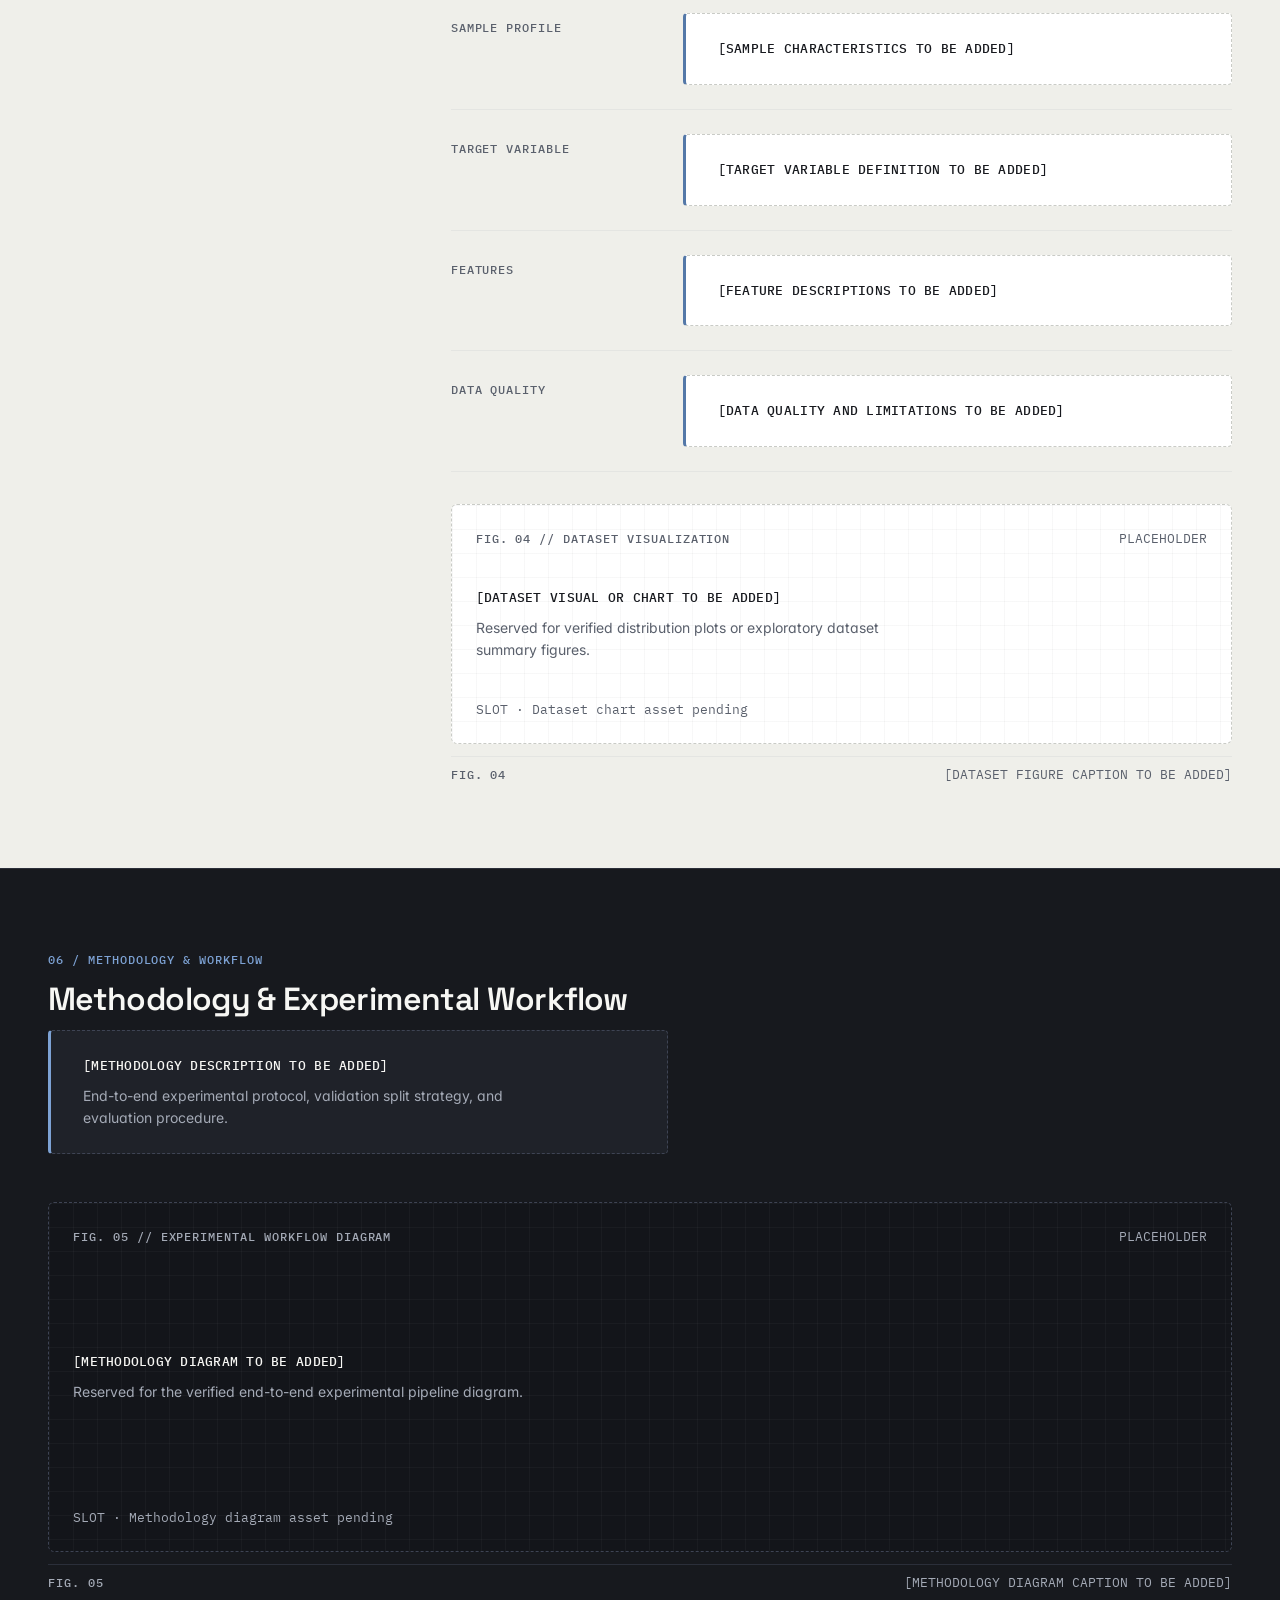
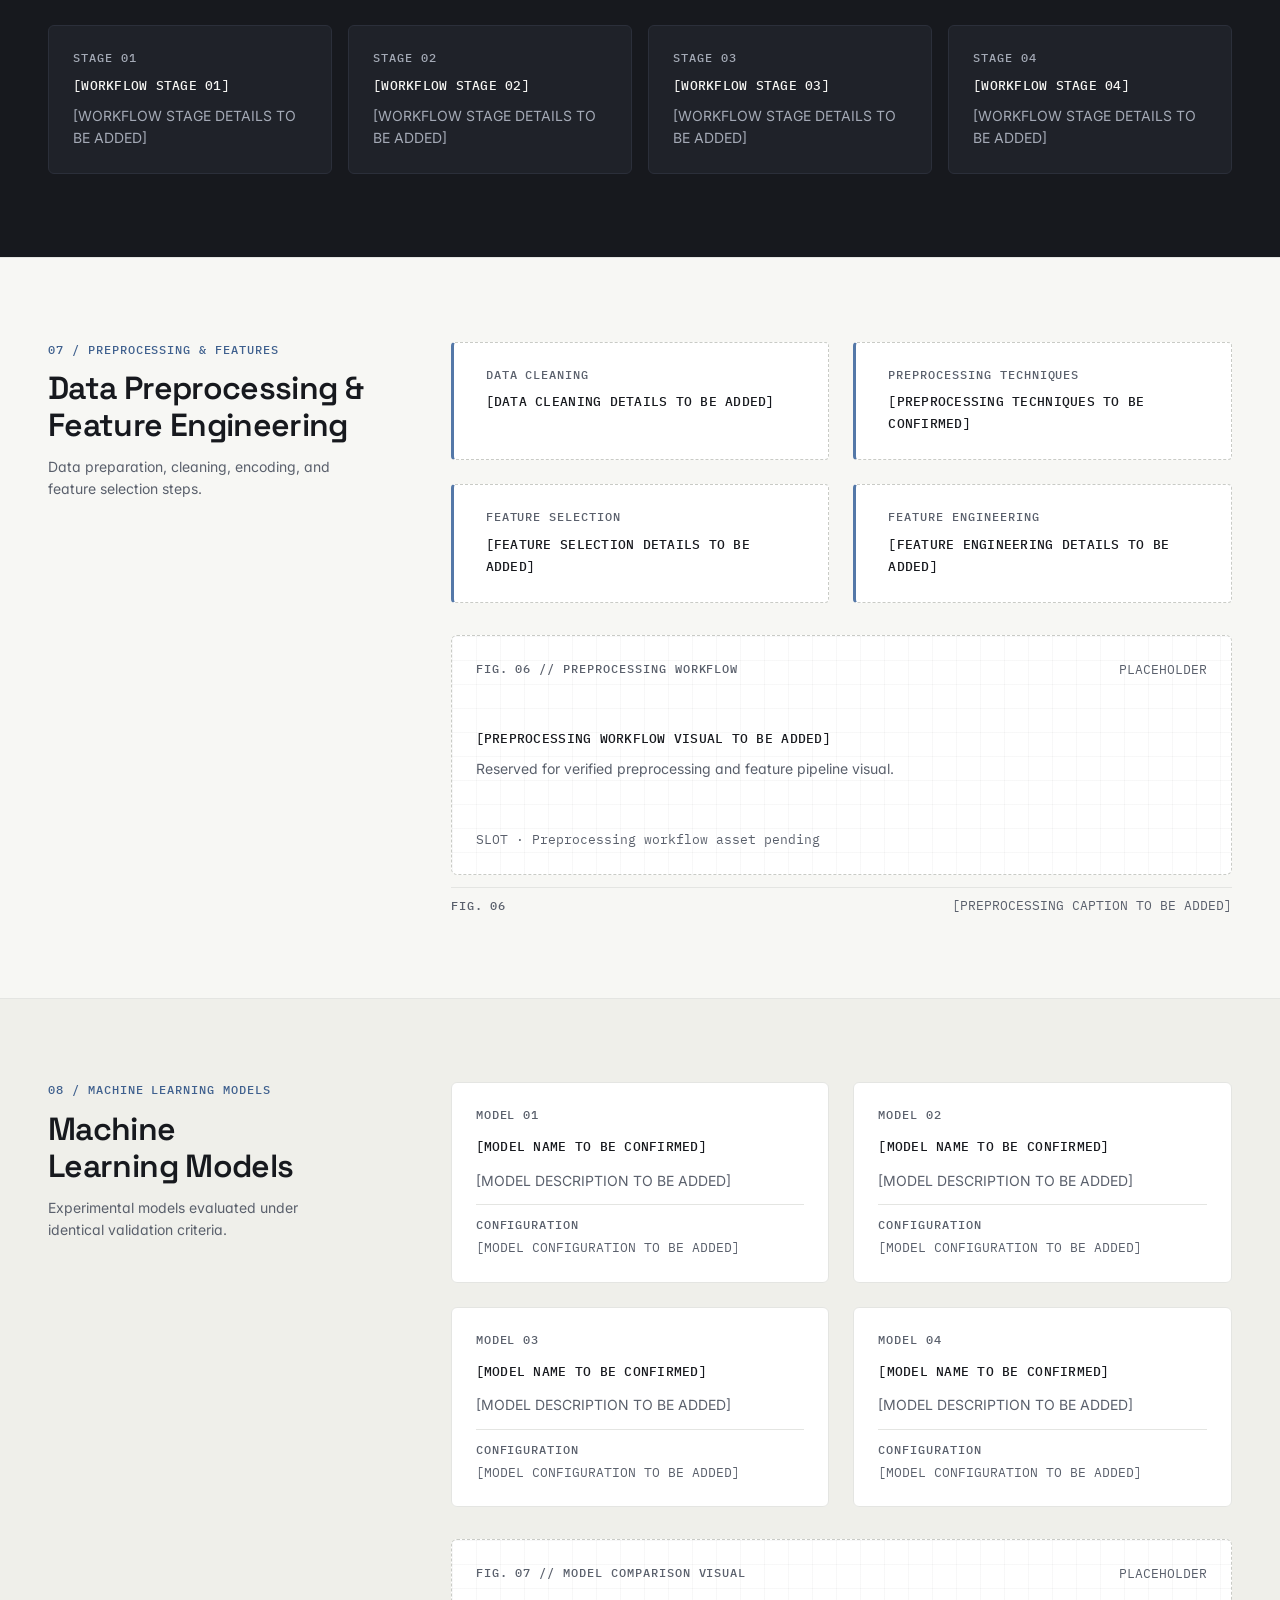
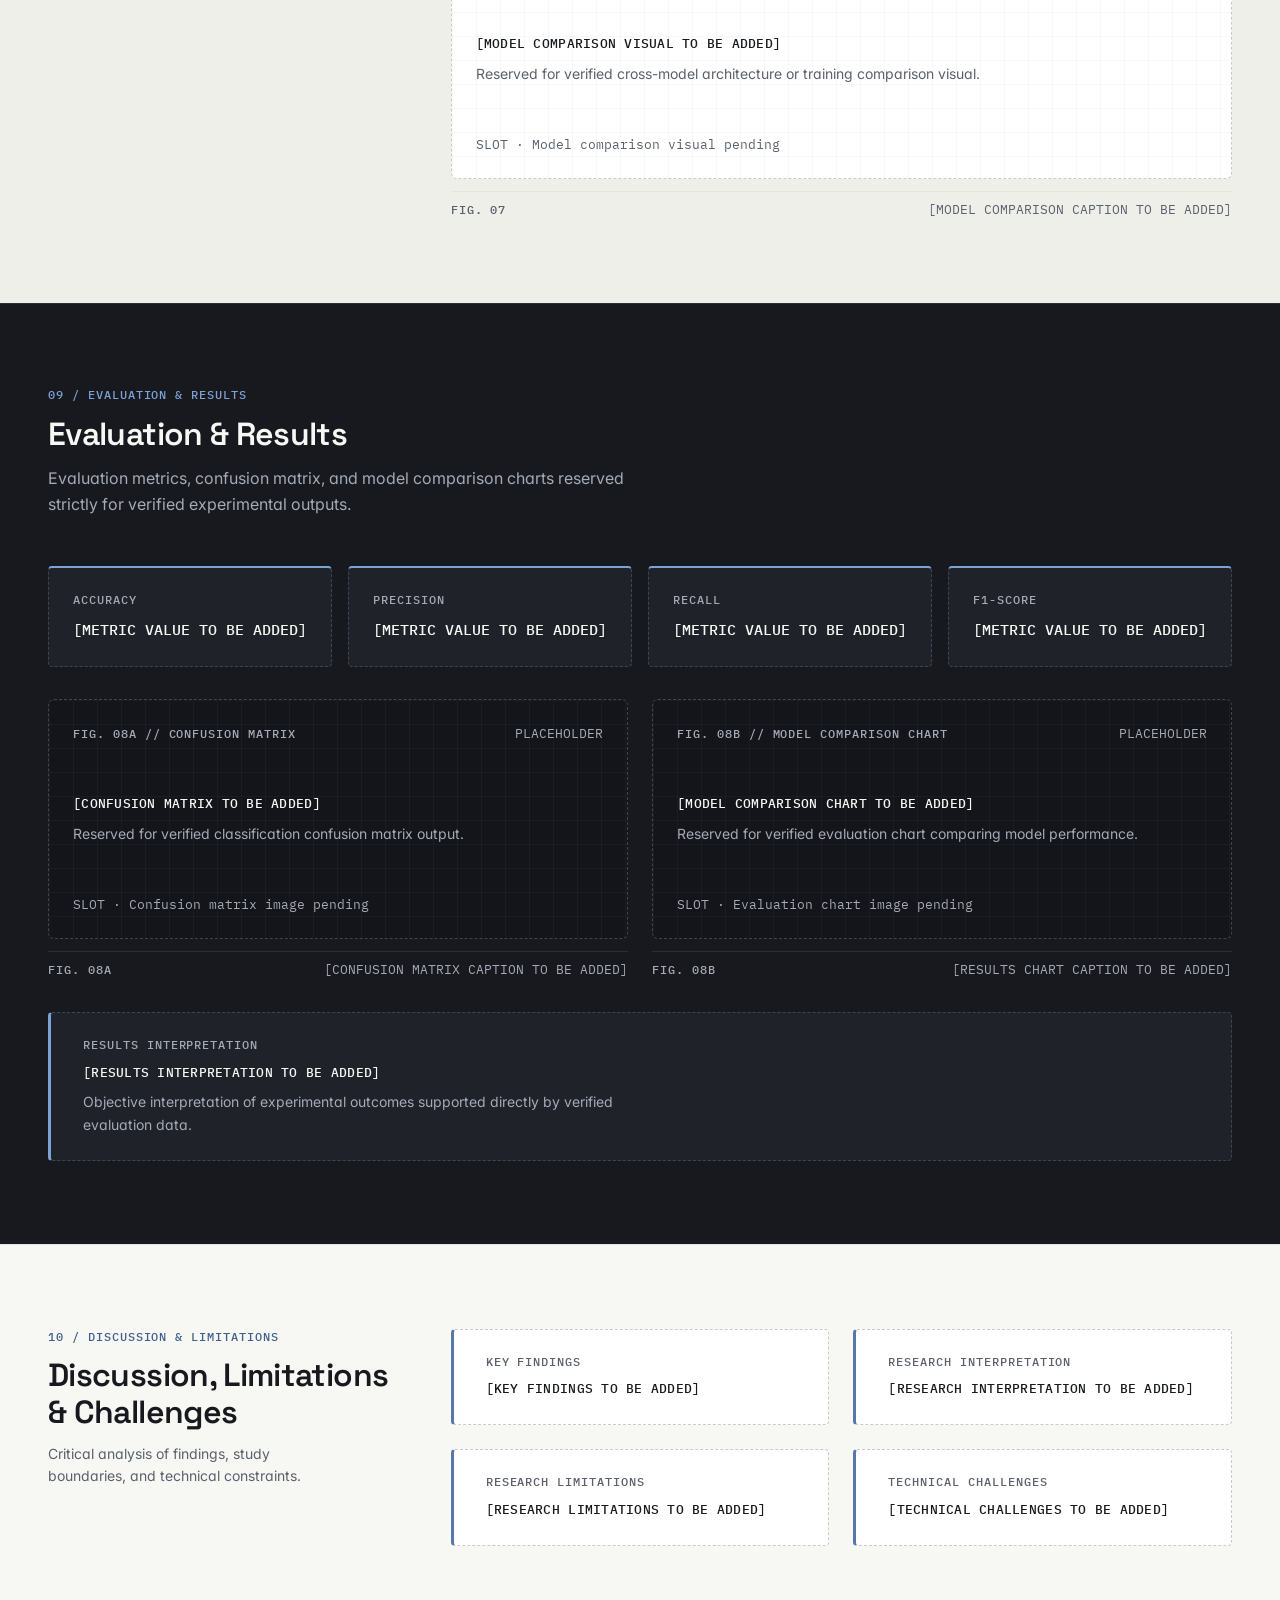
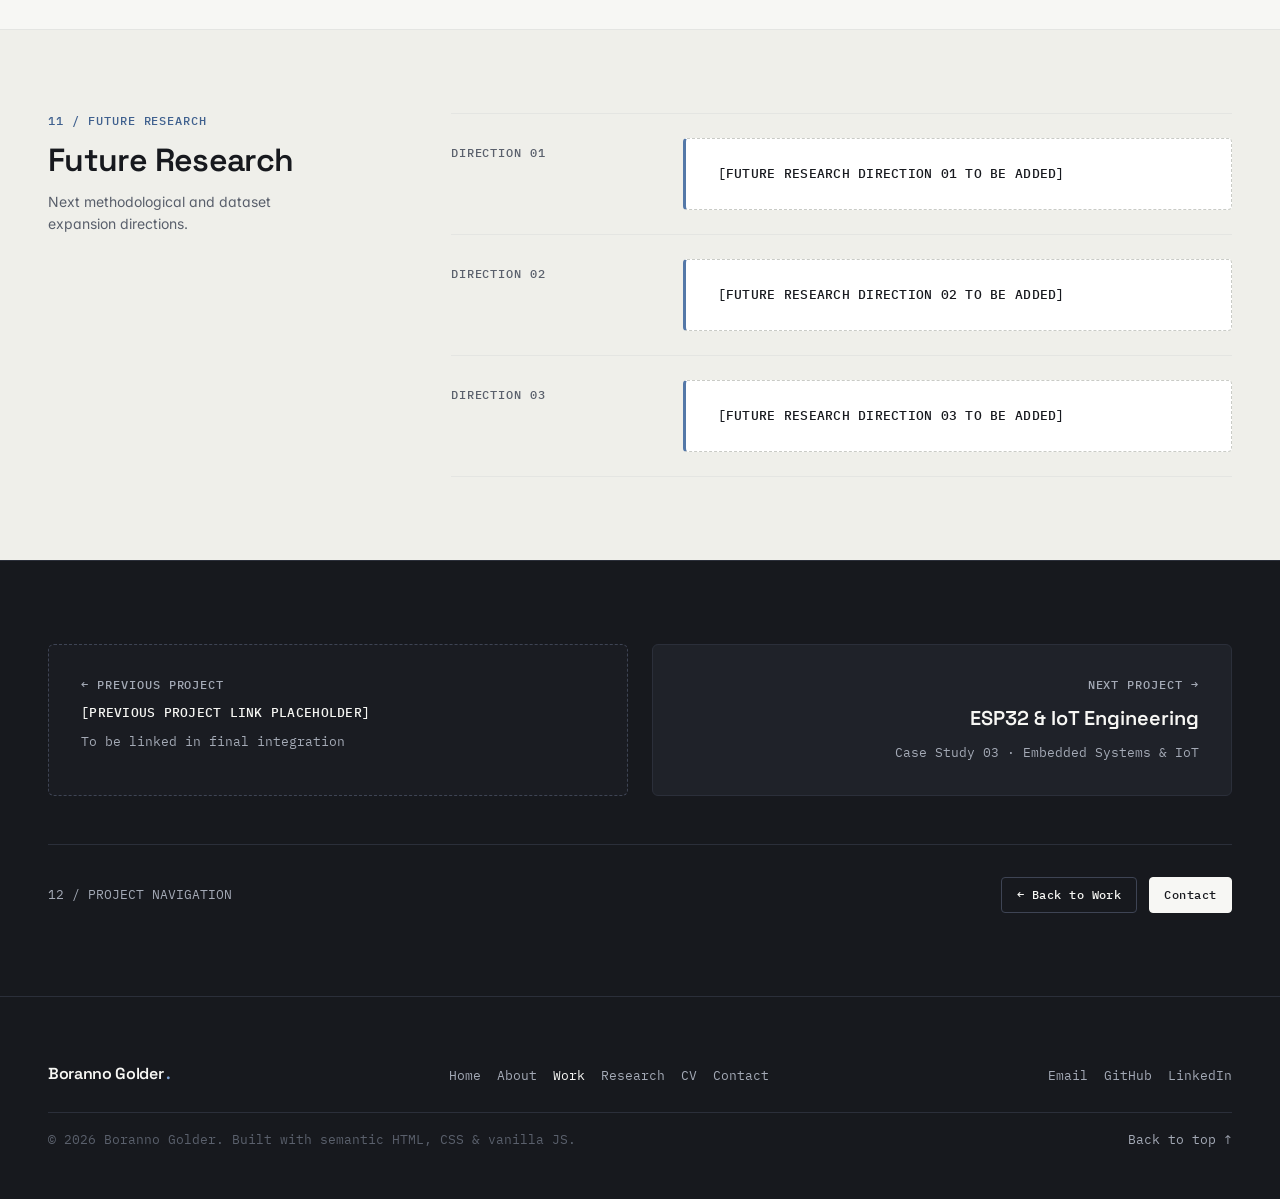
<file: work/academic-performance-ml/index.html>
<!DOCTYPE html>
<html lang="en" data-page="academic-performance-ml" data-root="../../">
<head>
  <meta charset="UTF-8">
  <meta name="viewport" content="width=device-width, initial-scale=1.0">
  <title>Academic Performance ML — Research Case Study Structure — Boranno Golder</title>
  <meta
    name="description"
    content="Academic machine learning research case study layout structure by Boranno Golder. Content placeholders prepared for verified research documentation."
  >
  <link rel="icon" type="image/svg+xml" href="../../assets/icons/favicon.svg">

  <!-- Typography: Space Grotesk, Inter, IBM Plex Mono -->
  <link rel="preconnect" href="https://fonts.googleapis.com">
  <link rel="preconnect" href="https://fonts.gstatic.com" crossorigin>
  <link
    href="https://fonts.googleapis.com/css2?family=IBM+Plex+Mono:wght@400;500&family=Inter:wght@400;500;600&family=Space+Grotesk:wght@500;600;700&display=swap"
    rel="stylesheet"
  >

  <!-- Shared Design System + Academic Performance ML Page Structure -->
  <link rel="stylesheet" href="../../assets/css/tokens.css">
  <link rel="stylesheet" href="../../assets/css/base.css">
  <link rel="stylesheet" href="../../assets/css/layout.css">
  <link rel="stylesheet" href="../../assets/css/components.css">
  <link rel="stylesheet" href="../../assets/css/pages/academic-performance-ml.css">
</head>
<body id="top">
  <a class="skip-link" href="#main-content">Skip to main content</a>

  <!-- Shared Header & Mobile Drawer (mounted via assets/js/modules/shell.js) -->
  <div data-site-header></div>

  <main id="main-content">
    <!-- ====================================================================
         01 — RESEARCH HERO (Dark Editorial Case Study Hero)
         ==================================================================== -->
    <section class="band band--first band--dark rs-hero" id="hero" aria-labelledby="research-title">
      <div class="container">
        <nav aria-label="Breadcrumb">
          <ol class="breadcrumb">
            <li><a href="../../index.html">Home</a></li>
            <li class="breadcrumb-sep" aria-hidden="true">/</li>
            <li><a href="../index.html">Work</a></li>
            <li class="breadcrumb-sep" aria-hidden="true">/</li>
            <li aria-current="page">Academic Performance ML</li>
          </ol>
        </nav>

        <div class="rs-hero-header">
          <div class="rs-category-row">
            <span class="tag tag--accent">01 / RESEARCH CASE STUDY</span>
            <span class="tag">[RESEARCH CATEGORY TO BE CONFIRMED]</span>
          </div>

          <h1 class="rs-hero-title" id="research-title">
            [RESEARCH PROJECT TITLE TO BE ADDED]
          </h1>

          <p class="rs-hero-summary">
            [SHORT RESEARCH SUMMARY TO BE ADDED]
          </p>

          <dl class="rs-meta-grid" aria-label="Research metadata placeholders">
            <div class="rs-meta-item">
              <dt class="mono-label">Research Area</dt>
              <dd>[RESEARCH AREA TO BE CONFIRMED]</dd>
            </div>
            <div class="rs-meta-item">
              <dt class="mono-label">Dataset</dt>
              <dd>[DATASET SUMMARY TO BE ADDED]</dd>
            </div>
            <div class="rs-meta-item">
              <dt class="mono-label">Method</dt>
              <dd>[METHODOLOGY TO BE CONFIRMED]</dd>
            </div>
            <div class="rs-meta-item">
              <dt class="mono-label">Status</dt>
              <dd>[RESEARCH STATUS TO BE CONFIRMED]</dd>
            </div>
          </dl>
        </div>

        <figure class="rs-figure" data-image-slot="academic-ml-hero">
          <div class="rs-figure-box rs-figure-box--wide">
            <div class="rs-figure-top">
              <span class="mono-label">FIG. 01 // MAIN RESEARCH VISUAL</span>
              <span class="mono-meta">PLACEHOLDER</span>
            </div>
            <div class="rs-figure-center">
              <span class="rs-placeholder-token">[MAIN RESEARCH VISUAL TO BE ADDED]</span>
              <p class="rs-placeholder-hint">
                Reserved for the primary verified research figure or conceptual study overview diagram.
              </p>
            </div>
            <span class="mono-meta">SLOT · Main research visual asset pending</span>
          </div>
          <figcaption class="rs-figure-caption">
            <span class="mono-label">FIG. 01</span>
            <span class="mono-meta">[HERO FIGURE CAPTION TO BE ADDED]</span>
          </figcaption>
        </figure>
      </div>
    </section>

    <!-- ====================================================================
         02 — RESEARCH OVERVIEW (Light Editorial Rail)
         ==================================================================== -->
    <section class="band rs-band" id="overview" aria-labelledby="overview-heading">
      <div class="container editorial-rail">
        <div class="rail-aside" data-reveal>
          <span class="mono-label rail-index">02 / RESEARCH OVERVIEW</span>
          <h2 id="overview-heading">Research Overview</h2>
          <p class="rail-note">High-level academic framing and scope of the machine learning study.</p>
        </div>

        <div class="rail-main rs-stack" data-reveal data-reveal-delay="80">
          <div class="rs-placeholder-copy">
            <span class="rs-placeholder-token">[RESEARCH OVERVIEW TO BE ADDED]</span>
            <p class="rs-placeholder-hint">
              Concise academic overview introducing the study scope and motivation.
            </p>
          </div>

          <figure class="rs-figure" data-image-slot="academic-ml-context">
            <div class="rs-figure-box">
              <div class="rs-figure-top">
                <span class="mono-label">FIG. 02 // RESEARCH CONTEXT VISUAL</span>
                <span class="mono-meta">PLACEHOLDER</span>
              </div>
              <div class="rs-figure-center">
                <span class="rs-placeholder-token">[RESEARCH CONTEXT VISUAL TO BE ADDED]</span>
                <p class="rs-placeholder-hint">
                  Reserved for verified background chart or contextual study figure.
                </p>
              </div>
              <span class="mono-meta">SLOT · Context visual asset pending</span>
            </div>
            <figcaption class="rs-figure-caption">
              <span class="mono-label">FIG. 02</span>
              <span class="mono-meta">[RESEARCH CONTEXT CAPTION TO BE ADDED]</span>
            </figcaption>
          </figure>
        </div>
      </div>
    </section>

    <!-- ====================================================================
         03 — RESEARCH PROBLEM & OBJECTIVES (Tinted Editorial Rail)
         ==================================================================== -->
    <section class="band rs-band rs-band--tinted" id="problem" aria-labelledby="problem-heading">
      <div class="container editorial-rail">
        <div class="rail-aside" data-reveal>
          <span class="mono-label rail-index">03 / PROBLEM &amp; OBJECTIVES</span>
          <h2 id="problem-heading">Research Problem &amp; Objectives</h2>
          <p class="rail-note">Core problem statement and primary academic objectives.</p>
        </div>

        <div class="rail-main rs-stack" data-reveal data-reveal-delay="80">
          <div class="rs-two-col">
            <div class="rs-placeholder-copy">
              <span class="mono-label">Problem Statement</span>
              <span class="rs-placeholder-token">[RESEARCH PROBLEM TO BE ADDED]</span>
              <p class="rs-placeholder-hint">
                Statement of the specific academic gap and behavioral modeling problem investigated.
              </p>
            </div>

            <div class="rs-placeholder-copy">
              <span class="mono-label">Study Objectives</span>
              <span class="rs-placeholder-token">[RESEARCH OBJECTIVES TO BE ADDED]</span>
              <p class="rs-placeholder-hint">
                Numbered or bulleted objectives verified against the final research documentation.
              </p>
            </div>
          </div>

          <figure class="rs-figure" data-image-slot="academic-ml-conceptual">
            <div class="rs-figure-box">
              <div class="rs-figure-top">
                <span class="mono-label">FIG. 03 // CONCEPTUAL FRAMEWORK</span>
                <span class="mono-meta">PLACEHOLDER</span>
              </div>
              <div class="rs-figure-center">
                <span class="rs-placeholder-token">[CONCEPTUAL VISUAL TO BE ADDED]</span>
                <p class="rs-placeholder-hint">
                  Reserved for verified conceptual framework or problem-objective diagram.
                </p>
              </div>
              <span class="mono-meta">SLOT · Conceptual visual asset pending</span>
            </div>
            <figcaption class="rs-figure-caption">
              <span class="mono-label">FIG. 03</span>
              <span class="mono-meta">[CONCEPTUAL FIGURE CAPTION TO BE ADDED]</span>
            </figcaption>
          </figure>
        </div>
      </div>
    </section>

    <!-- ====================================================================
         04 — RESEARCH QUESTIONS & HYPOTHESES (Light Numbered Editorial Ledger)
         ==================================================================== -->
    <section class="band rs-band" id="research-questions" aria-labelledby="rq-heading">
      <div class="container editorial-rail">
        <div class="rail-aside" data-reveal>
          <span class="mono-label rail-index">04 / QUESTIONS &amp; HYPOTHESES</span>
          <h2 id="rq-heading">Research Questions &amp; Hypotheses</h2>
          <p class="rail-note">Structured inquiry questions and formal hypotheses (if applicable).</p>
        </div>

        <div class="rail-main rs-stack" data-reveal data-reveal-delay="80">
          <div class="rs-ledger" aria-label="Research question placeholders">
            <article class="rs-ledger-row">
              <div><span class="mono-label">RQ 01</span></div>
              <div class="rs-placeholder-copy">
                <span class="rs-placeholder-token">[RESEARCH QUESTION 01 TO BE ADDED]</span>
              </div>
            </article>

            <article class="rs-ledger-row">
              <div><span class="mono-label">RQ 02</span></div>
              <div class="rs-placeholder-copy">
                <span class="rs-placeholder-token">[RESEARCH QUESTION 02 TO BE ADDED]</span>
              </div>
            </article>

            <article class="rs-ledger-row">
              <div><span class="mono-label">RQ 03</span></div>
              <div class="rs-placeholder-copy">
                <span class="rs-placeholder-token">[RESEARCH QUESTION 03 TO BE ADDED]</span>
              </div>
            </article>

            <article class="rs-ledger-row">
              <div>
                <span class="mono-label">Hypotheses</span>
                <p class="mono-meta">Optional</p>
              </div>
              <div class="rs-placeholder-copy">
                <span class="rs-placeholder-token">[RESEARCH HYPOTHESES TO BE ADDED IF APPLICABLE]</span>
              </div>
            </article>
          </div>
        </div>
      </div>
    </section>

    <!-- ====================================================================
         05 — DATASET & DATA COLLECTION (Tinted Structured Ledger)
         ==================================================================== -->
    <section class="band rs-band rs-band--tinted" id="dataset" aria-labelledby="dataset-heading">
      <div class="container editorial-rail">
        <div class="rail-aside" data-reveal>
          <span class="mono-label rail-index">05 / DATASET &amp; COLLECTION</span>
          <h2 id="dataset-heading">Dataset &amp; Data Collection</h2>
          <p class="rail-note">Verified sampling, variables, and data quality notes.</p>
        </div>

        <div class="rail-main rs-stack" data-reveal data-reveal-delay="80">
          <div class="rs-ledger">
            <article class="rs-ledger-row">
              <div><span class="mono-label">Dataset Overview</span></div>
              <div class="rs-placeholder-copy">
                <span class="rs-placeholder-token">[DATASET DETAILS TO BE ADDED]</span>
              </div>
            </article>

            <article class="rs-ledger-row">
              <div><span class="mono-label">Collection Method</span></div>
              <div class="rs-placeholder-copy">
                <span class="rs-placeholder-token">[DATA COLLECTION METHOD TO BE ADDED]</span>
              </div>
            </article>

            <article class="rs-ledger-row">
              <div><span class="mono-label">Sample Profile</span></div>
              <div class="rs-placeholder-copy">
                <span class="rs-placeholder-token">[SAMPLE CHARACTERISTICS TO BE ADDED]</span>
              </div>
            </article>

            <article class="rs-ledger-row">
              <div><span class="mono-label">Target Variable</span></div>
              <div class="rs-placeholder-copy">
                <span class="rs-placeholder-token">[TARGET VARIABLE DEFINITION TO BE ADDED]</span>
              </div>
            </article>

            <article class="rs-ledger-row">
              <div><span class="mono-label">Features</span></div>
              <div class="rs-placeholder-copy">
                <span class="rs-placeholder-token">[FEATURE DESCRIPTIONS TO BE ADDED]</span>
              </div>
            </article>

            <article class="rs-ledger-row">
              <div><span class="mono-label">Data Quality</span></div>
              <div class="rs-placeholder-copy">
                <span class="rs-placeholder-token">[DATA QUALITY AND LIMITATIONS TO BE ADDED]</span>
              </div>
            </article>
          </div>

          <figure class="rs-figure" data-image-slot="academic-ml-dataset-chart">
            <div class="rs-figure-box">
              <div class="rs-figure-top">
                <span class="mono-label">FIG. 04 // DATASET VISUALIZATION</span>
                <span class="mono-meta">PLACEHOLDER</span>
              </div>
              <div class="rs-figure-center">
                <span class="rs-placeholder-token">[DATASET VISUAL OR CHART TO BE ADDED]</span>
                <p class="rs-placeholder-hint">
                  Reserved for verified distribution plots or exploratory dataset summary figures.
                </p>
              </div>
              <span class="mono-meta">SLOT · Dataset chart asset pending</span>
            </div>
            <figcaption class="rs-figure-caption">
              <span class="mono-label">FIG. 04</span>
              <span class="mono-meta">[DATASET FIGURE CAPTION TO BE ADDED]</span>
            </figcaption>
          </figure>
        </div>
      </div>
    </section>

    <!-- ====================================================================
         06 — METHODOLOGY & EXPERIMENTAL WORKFLOW (Dark Architectural Band)
         ==================================================================== -->
    <section class="band band--dark rs-band" id="methodology" aria-labelledby="methodology-heading">
      <div class="container">
        <div class="rs-section-head" data-reveal>
          <span class="mono-label rail-index">06 / METHODOLOGY &amp; WORKFLOW</span>
          <h2 id="methodology-heading">Methodology &amp; Experimental Workflow</h2>
          <div class="rs-placeholder-copy">
            <span class="rs-placeholder-token">[METHODOLOGY DESCRIPTION TO BE ADDED]</span>
            <p class="rs-placeholder-hint">
              End-to-end experimental protocol, validation split strategy, and evaluation procedure.
            </p>
          </div>
        </div>

        <figure class="rs-figure" data-image-slot="academic-ml-methodology" data-reveal data-reveal-delay="80">
          <div class="rs-figure-box rs-figure-box--wide">
            <div class="rs-figure-top">
              <span class="mono-label">FIG. 05 // EXPERIMENTAL WORKFLOW DIAGRAM</span>
              <span class="mono-meta">PLACEHOLDER</span>
            </div>
            <div class="rs-figure-center">
              <span class="rs-placeholder-token">[METHODOLOGY DIAGRAM TO BE ADDED]</span>
              <p class="rs-placeholder-hint">
                Reserved for the verified end-to-end experimental pipeline diagram.
              </p>
            </div>
            <span class="mono-meta">SLOT · Methodology diagram asset pending</span>
          </div>
          <figcaption class="rs-figure-caption">
            <span class="mono-label">FIG. 05</span>
            <span class="mono-meta">[METHODOLOGY DIAGRAM CAPTION TO BE ADDED]</span>
          </figcaption>
        </figure>

        <div class="rs-stages-grid" data-reveal data-reveal-delay="120">
          <article class="rs-stage-card">
            <span class="mono-label">Stage 01</span>
            <span class="rs-placeholder-token">[WORKFLOW STAGE 01]</span>
            <p class="rs-placeholder-hint">[WORKFLOW STAGE DETAILS TO BE ADDED]</p>
          </article>

          <article class="rs-stage-card">
            <span class="mono-label">Stage 02</span>
            <span class="rs-placeholder-token">[WORKFLOW STAGE 02]</span>
            <p class="rs-placeholder-hint">[WORKFLOW STAGE DETAILS TO BE ADDED]</p>
          </article>

          <article class="rs-stage-card">
            <span class="mono-label">Stage 03</span>
            <span class="rs-placeholder-token">[WORKFLOW STAGE 03]</span>
            <p class="rs-placeholder-hint">[WORKFLOW STAGE DETAILS TO BE ADDED]</p>
          </article>

          <article class="rs-stage-card">
            <span class="mono-label">Stage 04</span>
            <span class="rs-placeholder-token">[WORKFLOW STAGE 04]</span>
            <p class="rs-placeholder-hint">[WORKFLOW STAGE DETAILS TO BE ADDED]</p>
          </article>
        </div>
      </div>
    </section>

    <!-- ====================================================================
         07 — DATA PREPROCESSING & FEATURE ENGINEERING (Light Editorial Rail)
         ==================================================================== -->
    <section class="band rs-band" id="preprocessing" aria-labelledby="preprocessing-heading">
      <div class="container editorial-rail">
        <div class="rail-aside" data-reveal>
          <span class="mono-label rail-index">07 / PREPROCESSING &amp; FEATURES</span>
          <h2 id="preprocessing-heading">Data Preprocessing &amp; Feature Engineering</h2>
          <p class="rail-note">Data preparation, cleaning, encoding, and feature selection steps.</p>
        </div>

        <div class="rail-main rs-stack" data-reveal data-reveal-delay="80">
          <div class="rs-two-col">
            <div class="rs-placeholder-copy">
              <span class="mono-label">Data Cleaning</span>
              <span class="rs-placeholder-token">[DATA CLEANING DETAILS TO BE ADDED]</span>
            </div>

            <div class="rs-placeholder-copy">
              <span class="mono-label">Preprocessing Techniques</span>
              <span class="rs-placeholder-token">[PREPROCESSING TECHNIQUES TO BE CONFIRMED]</span>
            </div>

            <div class="rs-placeholder-copy">
              <span class="mono-label">Feature Selection</span>
              <span class="rs-placeholder-token">[FEATURE SELECTION DETAILS TO BE ADDED]</span>
            </div>

            <div class="rs-placeholder-copy">
              <span class="mono-label">Feature Engineering</span>
              <span class="rs-placeholder-token">[FEATURE ENGINEERING DETAILS TO BE ADDED]</span>
            </div>
          </div>

          <figure class="rs-figure" data-image-slot="academic-ml-preprocessing">
            <div class="rs-figure-box">
              <div class="rs-figure-top">
                <span class="mono-label">FIG. 06 // PREPROCESSING WORKFLOW</span>
                <span class="mono-meta">PLACEHOLDER</span>
              </div>
              <div class="rs-figure-center">
                <span class="rs-placeholder-token">[PREPROCESSING WORKFLOW VISUAL TO BE ADDED]</span>
                <p class="rs-placeholder-hint">
                  Reserved for verified preprocessing and feature pipeline visual.
                </p>
              </div>
              <span class="mono-meta">SLOT · Preprocessing workflow asset pending</span>
            </div>
            <figcaption class="rs-figure-caption">
              <span class="mono-label">FIG. 06</span>
              <span class="mono-meta">[PREPROCESSING CAPTION TO BE ADDED]</span>
            </figcaption>
          </figure>
        </div>
      </div>
    </section>

    <!-- ====================================================================
         08 — MACHINE LEARNING MODELS (Tinted Editorial Rail)
         ==================================================================== -->
    <section class="band rs-band rs-band--tinted" id="models" aria-labelledby="models-heading">
      <div class="container editorial-rail">
        <div class="rail-aside" data-reveal>
          <span class="mono-label rail-index">08 / MACHINE LEARNING MODELS</span>
          <h2 id="models-heading">Machine Learning Models</h2>
          <p class="rail-note">Experimental models evaluated under identical validation criteria.</p>
        </div>

        <div class="rail-main rs-stack" data-reveal data-reveal-delay="80">
          <div class="rs-two-col">
            <article class="rs-model-card">
              <span class="mono-label">Model 01</span>
              <span class="rs-placeholder-token">[MODEL NAME TO BE CONFIRMED]</span>
              <p class="rs-placeholder-hint">[MODEL DESCRIPTION TO BE ADDED]</p>
              <div class="rs-model-meta">
                <span class="mono-label">Configuration</span>
                <span class="mono-meta">[MODEL CONFIGURATION TO BE ADDED]</span>
              </div>
            </article>

            <article class="rs-model-card">
              <span class="mono-label">Model 02</span>
              <span class="rs-placeholder-token">[MODEL NAME TO BE CONFIRMED]</span>
              <p class="rs-placeholder-hint">[MODEL DESCRIPTION TO BE ADDED]</p>
              <div class="rs-model-meta">
                <span class="mono-label">Configuration</span>
                <span class="mono-meta">[MODEL CONFIGURATION TO BE ADDED]</span>
              </div>
            </article>

            <article class="rs-model-card">
              <span class="mono-label">Model 03</span>
              <span class="rs-placeholder-token">[MODEL NAME TO BE CONFIRMED]</span>
              <p class="rs-placeholder-hint">[MODEL DESCRIPTION TO BE ADDED]</p>
              <div class="rs-model-meta">
                <span class="mono-label">Configuration</span>
                <span class="mono-meta">[MODEL CONFIGURATION TO BE ADDED]</span>
              </div>
            </article>

            <article class="rs-model-card">
              <span class="mono-label">Model 04</span>
              <span class="rs-placeholder-token">[MODEL NAME TO BE CONFIRMED]</span>
              <p class="rs-placeholder-hint">[MODEL DESCRIPTION TO BE ADDED]</p>
              <div class="rs-model-meta">
                <span class="mono-label">Configuration</span>
                <span class="mono-meta">[MODEL CONFIGURATION TO BE ADDED]</span>
              </div>
            </article>
          </div>

          <figure class="rs-figure" data-image-slot="academic-ml-model-comparison">
            <div class="rs-figure-box">
              <div class="rs-figure-top">
                <span class="mono-label">FIG. 07 // MODEL COMPARISON VISUAL</span>
                <span class="mono-meta">PLACEHOLDER</span>
              </div>
              <div class="rs-figure-center">
                <span class="rs-placeholder-token">[MODEL COMPARISON VISUAL TO BE ADDED]</span>
                <p class="rs-placeholder-hint">
                  Reserved for verified cross-model architecture or training comparison visual.
                </p>
              </div>
              <span class="mono-meta">SLOT · Model comparison visual pending</span>
            </div>
            <figcaption class="rs-figure-caption">
              <span class="mono-label">FIG. 07</span>
              <span class="mono-meta">[MODEL COMPARISON CAPTION TO BE ADDED]</span>
            </figcaption>
          </figure>
        </div>
      </div>
    </section>

    <!-- ====================================================================
         09 — EVALUATION & RESULTS (Dark Results Band)
         ==================================================================== -->
    <section class="band band--dark rs-band" id="results" aria-labelledby="results-heading">
      <div class="container">
        <div class="rs-section-head" data-reveal>
          <span class="mono-label rail-index">09 / EVALUATION &amp; RESULTS</span>
          <h2 id="results-heading">Evaluation &amp; Results</h2>
          <p>
            Evaluation metrics, confusion matrix, and model comparison charts reserved strictly for verified experimental outputs.
          </p>
        </div>

        <div class="rs-metrics-grid" data-reveal data-reveal-delay="60" aria-label="Evaluation metric placeholders">
          <div class="rs-metric-card">
            <span class="mono-label">Accuracy</span>
            <span class="rs-metric-placeholder">[METRIC VALUE TO BE ADDED]</span>
          </div>
          <div class="rs-metric-card">
            <span class="mono-label">Precision</span>
            <span class="rs-metric-placeholder">[METRIC VALUE TO BE ADDED]</span>
          </div>
          <div class="rs-metric-card">
            <span class="mono-label">Recall</span>
            <span class="rs-metric-placeholder">[METRIC VALUE TO BE ADDED]</span>
          </div>
          <div class="rs-metric-card">
            <span class="mono-label">F1-Score</span>
            <span class="rs-metric-placeholder">[METRIC VALUE TO BE ADDED]</span>
          </div>
        </div>

        <div class="rs-two-col" data-reveal data-reveal-delay="100">
          <figure class="rs-figure" data-image-slot="academic-ml-confusion-matrix">
            <div class="rs-figure-box">
              <div class="rs-figure-top">
                <span class="mono-label">FIG. 08A // CONFUSION MATRIX</span>
                <span class="mono-meta">PLACEHOLDER</span>
              </div>
              <div class="rs-figure-center">
                <span class="rs-placeholder-token">[CONFUSION MATRIX TO BE ADDED]</span>
                <p class="rs-placeholder-hint">
                  Reserved for verified classification confusion matrix output.
                </p>
              </div>
              <span class="mono-meta">SLOT · Confusion matrix image pending</span>
            </div>
            <figcaption class="rs-figure-caption">
              <span class="mono-label">FIG. 08A</span>
              <span class="mono-meta">[CONFUSION MATRIX CAPTION TO BE ADDED]</span>
            </figcaption>
          </figure>

          <figure class="rs-figure" data-image-slot="academic-ml-results-chart">
            <div class="rs-figure-box">
              <div class="rs-figure-top">
                <span class="mono-label">FIG. 08B // MODEL COMPARISON CHART</span>
                <span class="mono-meta">PLACEHOLDER</span>
              </div>
              <div class="rs-figure-center">
                <span class="rs-placeholder-token">[MODEL COMPARISON CHART TO BE ADDED]</span>
                <p class="rs-placeholder-hint">
                  Reserved for verified evaluation chart comparing model performance.
                </p>
              </div>
              <span class="mono-meta">SLOT · Evaluation chart image pending</span>
            </div>
            <figcaption class="rs-figure-caption">
              <span class="mono-label">FIG. 08B</span>
              <span class="mono-meta">[RESULTS CHART CAPTION TO BE ADDED]</span>
            </figcaption>
          </figure>
        </div>

        <div class="rs-placeholder-copy" style="margin-top: var(--space-6);" data-reveal data-reveal-delay="140">
          <span class="mono-label">Results Interpretation</span>
          <span class="rs-placeholder-token">[RESULTS INTERPRETATION TO BE ADDED]</span>
          <p class="rs-placeholder-hint">
            Objective interpretation of experimental outcomes supported directly by verified evaluation data.
          </p>
        </div>
      </div>
    </section>

    <!-- ====================================================================
         10 — DISCUSSION, LIMITATIONS & CHALLENGES (Light Editorial Rail)
         ==================================================================== -->
    <section class="band rs-band" id="discussion" aria-labelledby="discussion-heading">
      <div class="container editorial-rail">
        <div class="rail-aside" data-reveal>
          <span class="mono-label rail-index">10 / DISCUSSION &amp; LIMITATIONS</span>
          <h2 id="discussion-heading">Discussion, Limitations &amp; Challenges</h2>
          <p class="rail-note">Critical analysis of findings, study boundaries, and technical constraints.</p>
        </div>

        <div class="rail-main rs-two-col" data-reveal data-reveal-delay="80">
          <div class="rs-placeholder-copy">
            <span class="mono-label">Key Findings</span>
            <span class="rs-placeholder-token">[KEY FINDINGS TO BE ADDED]</span>
          </div>

          <div class="rs-placeholder-copy">
            <span class="mono-label">Research Interpretation</span>
            <span class="rs-placeholder-token">[RESEARCH INTERPRETATION TO BE ADDED]</span>
          </div>

          <div class="rs-placeholder-copy">
            <span class="mono-label">Research Limitations</span>
            <span class="rs-placeholder-token">[RESEARCH LIMITATIONS TO BE ADDED]</span>
          </div>

          <div class="rs-placeholder-copy">
            <span class="mono-label">Technical Challenges</span>
            <span class="rs-placeholder-token">[TECHNICAL CHALLENGES TO BE ADDED]</span>
          </div>
        </div>
      </div>
    </section>

    <!-- ====================================================================
         11 — FUTURE RESEARCH (Tinted Numbered Editorial Ledger)
         ==================================================================== -->
    <section class="band rs-band rs-band--tinted" id="future" aria-labelledby="future-heading">
      <div class="container editorial-rail">
        <div class="rail-aside" data-reveal>
          <span class="mono-label rail-index">11 / FUTURE RESEARCH</span>
          <h2 id="future-heading">Future Research</h2>
          <p class="rail-note">Next methodological and dataset expansion directions.</p>
        </div>

        <div class="rail-main rs-stack" data-reveal data-reveal-delay="80">
          <div class="rs-ledger">
            <article class="rs-ledger-row">
              <div><span class="mono-label">Direction 01</span></div>
              <div class="rs-placeholder-copy">
                <span class="rs-placeholder-token">[FUTURE RESEARCH DIRECTION 01 TO BE ADDED]</span>
              </div>
            </article>

            <article class="rs-ledger-row">
              <div><span class="mono-label">Direction 02</span></div>
              <div class="rs-placeholder-copy">
                <span class="rs-placeholder-token">[FUTURE RESEARCH DIRECTION 02 TO BE ADDED]</span>
              </div>
            </article>

            <article class="rs-ledger-row">
              <div><span class="mono-label">Direction 03</span></div>
              <div class="rs-placeholder-copy">
                <span class="rs-placeholder-token">[FUTURE RESEARCH DIRECTION 03 TO BE ADDED]</span>
              </div>
            </article>
          </div>
        </div>
      </div>
    </section>

    <!-- ====================================================================
         12 — PROJECT NAVIGATION (Dark Band Leading into Shared Footer)
         ==================================================================== -->
    <section class="band band--dark rs-nav-band" id="project-navigation" aria-labelledby="project-nav-heading">
      <div class="container">
        <h2 class="sr-only" id="project-nav-heading">Project Navigation</h2>

        <div class="rs-project-pager" data-reveal>
          <div class="rs-pager-card rs-pager-card--placeholder" aria-label="Previous project link placeholder">
            <span class="mono-label">← Previous Project</span>
            <span class="rs-placeholder-token">[PREVIOUS PROJECT LINK PLACEHOLDER]</span>
            <span class="mono-meta">To be linked in final integration</span>
          </div>

          <a class="rs-pager-card rs-pager-card--next" href="../esp32-iot/index.html">
            <span class="mono-label">Next Project →</span>
            <span class="rs-pager-title">ESP32 &amp; IoT Engineering</span>
            <span class="mono-meta">Case Study 03 · Embedded Systems &amp; IoT</span>
          </a>
        </div>

        <div class="rs-nav-utility">
          <span class="mono-meta">12 / PROJECT NAVIGATION</span>
          <div class="rs-nav-actions">
            <a class="btn btn--secondary btn--sm" href="../index.html">← Back to Work</a>
            <a class="btn btn--primary btn--sm" href="../../contact/index.html">Contact</a>
          </div>
        </div>
      </div>
    </section>
  </main>

  <!-- Shared Footer (mounted via assets/js/modules/shell.js) -->
  <div data-site-footer></div>

  <script src="../../assets/js/shell-loader.js"></script>
  <script type="module" src="../../assets/js/main.js"></script>
</body>
</html>
</file>
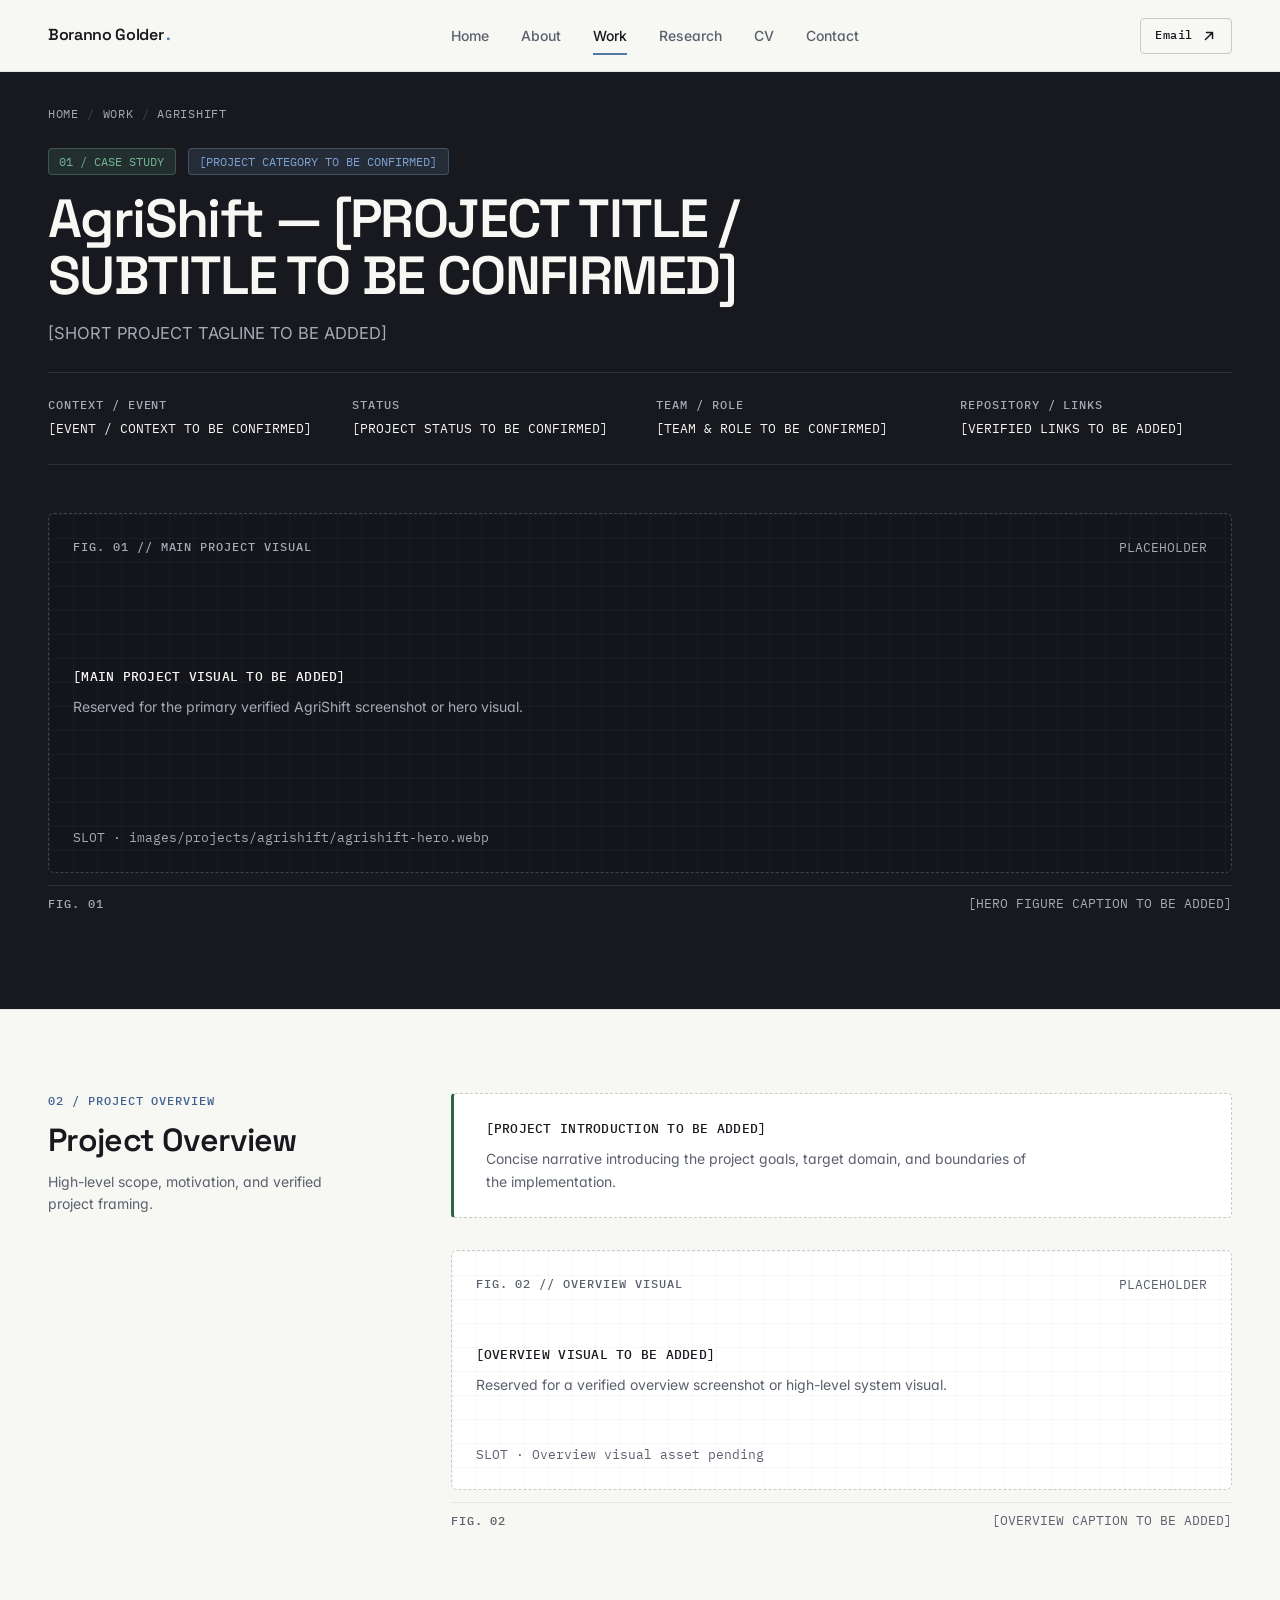
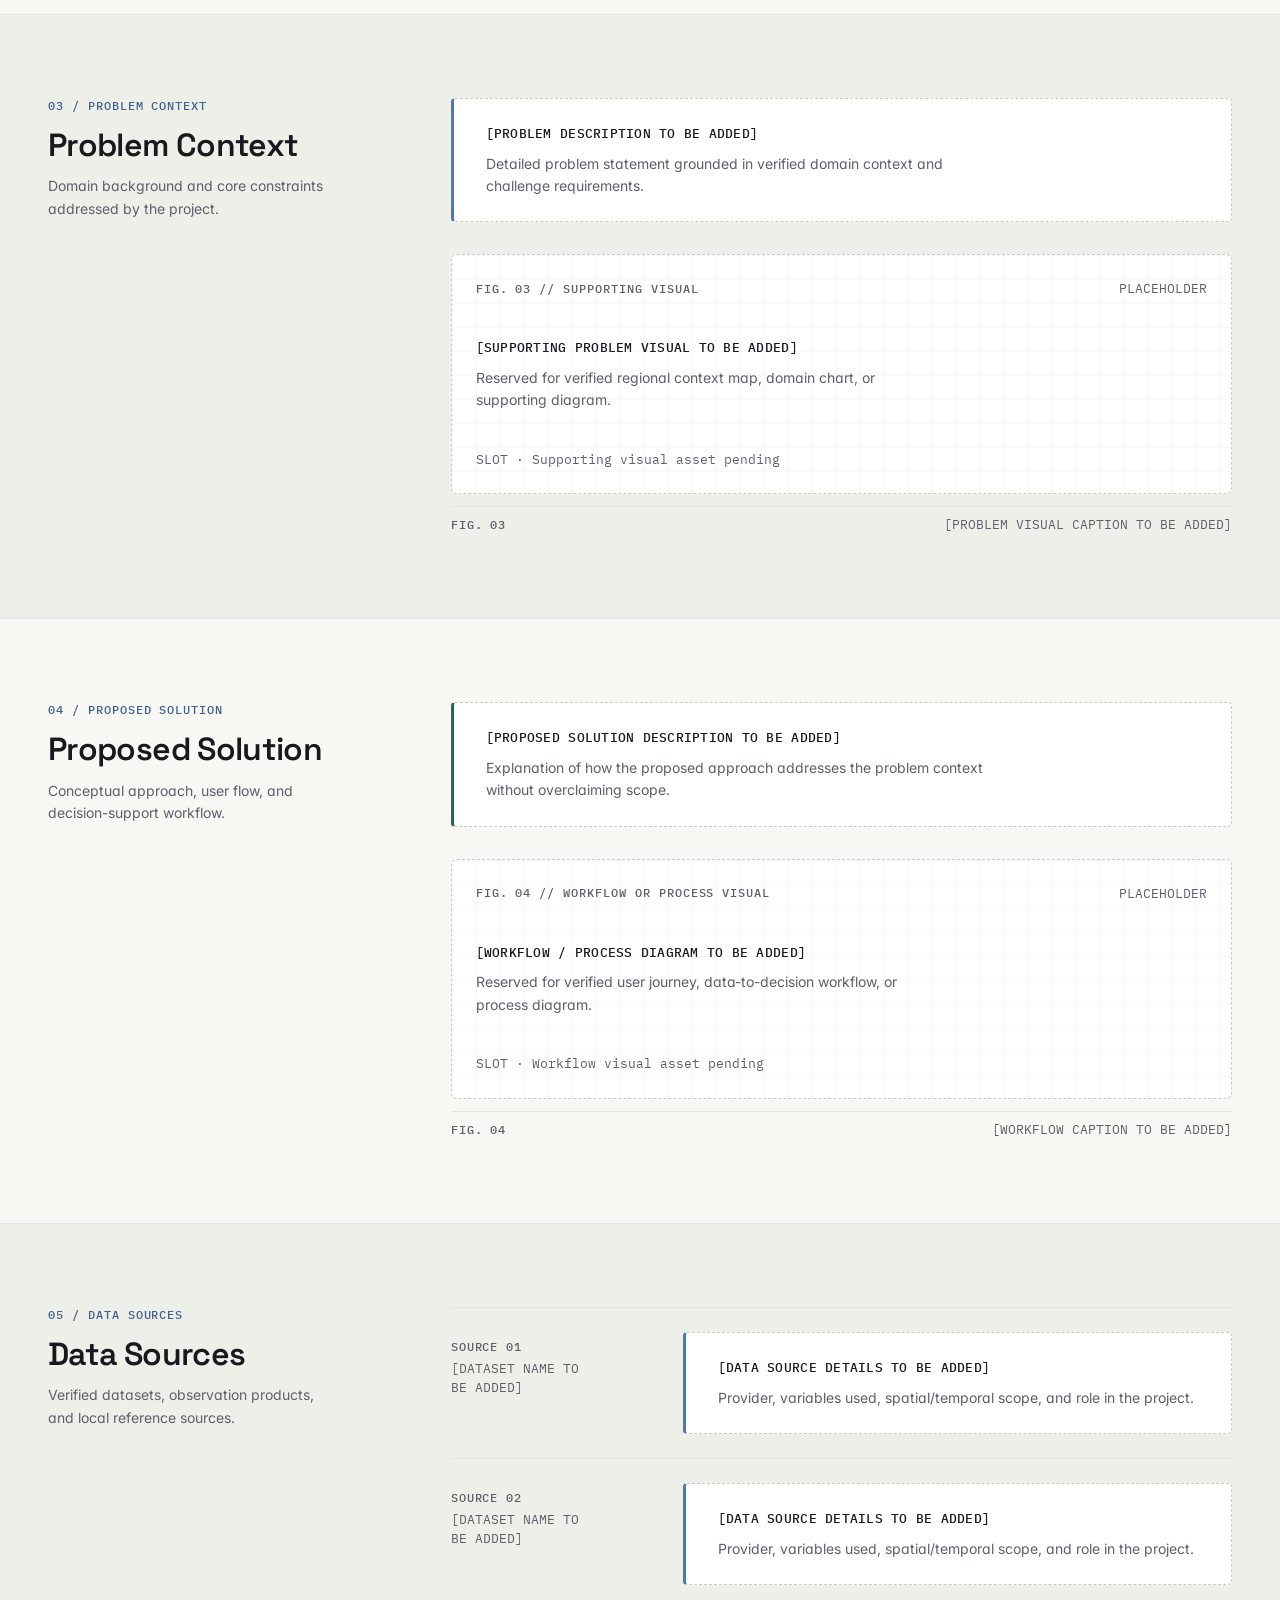
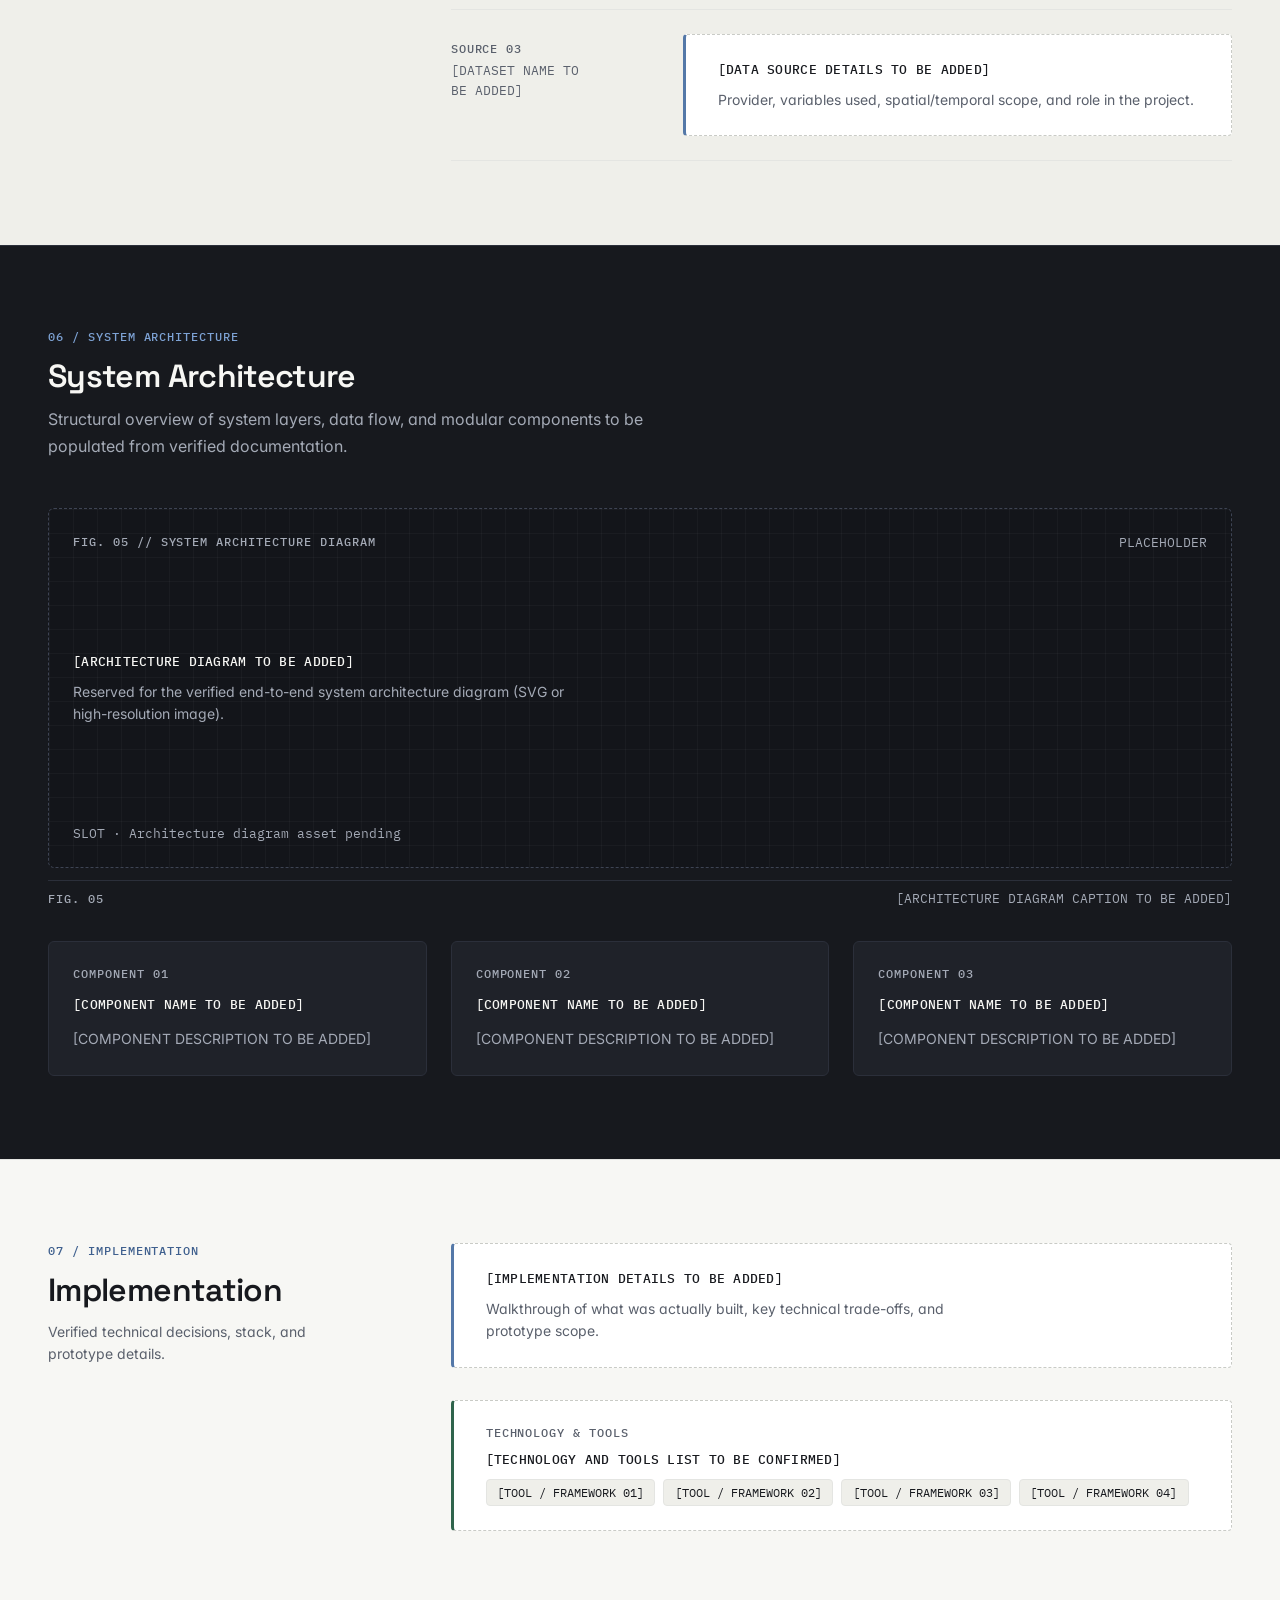
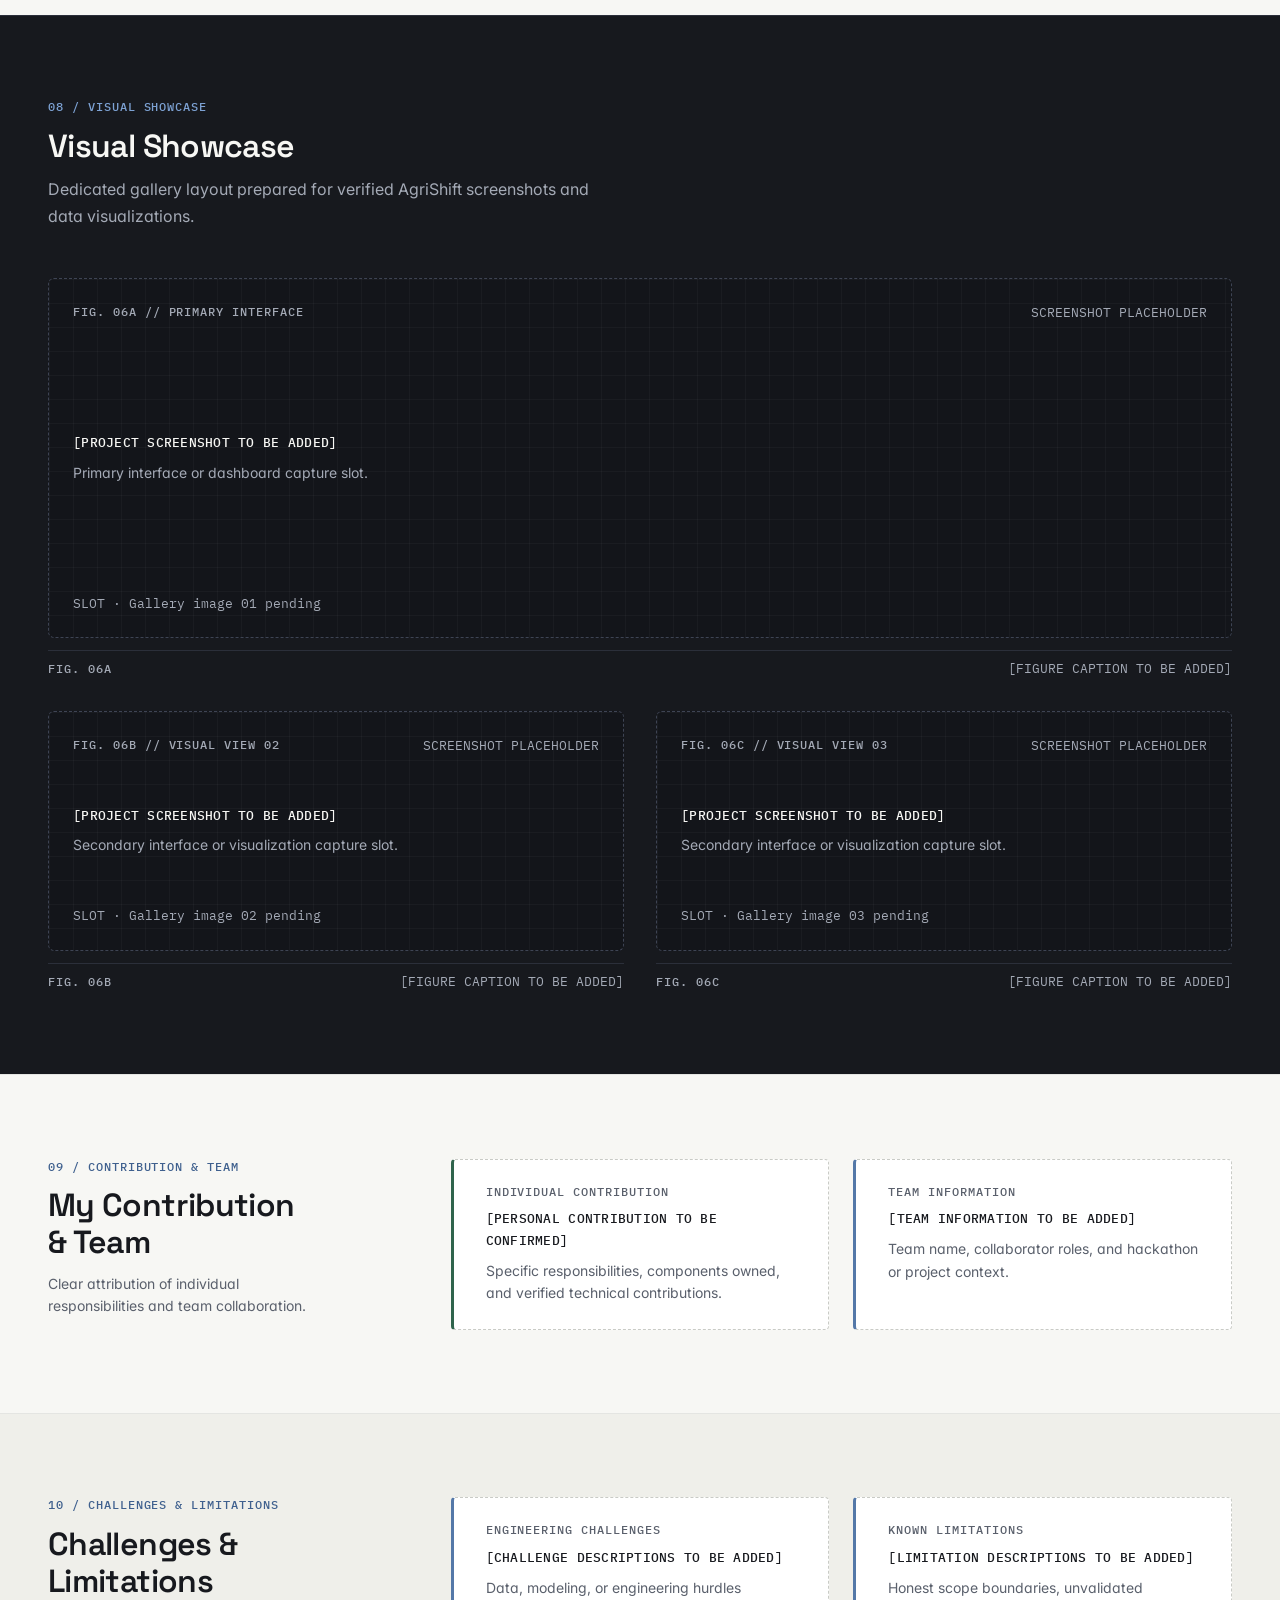
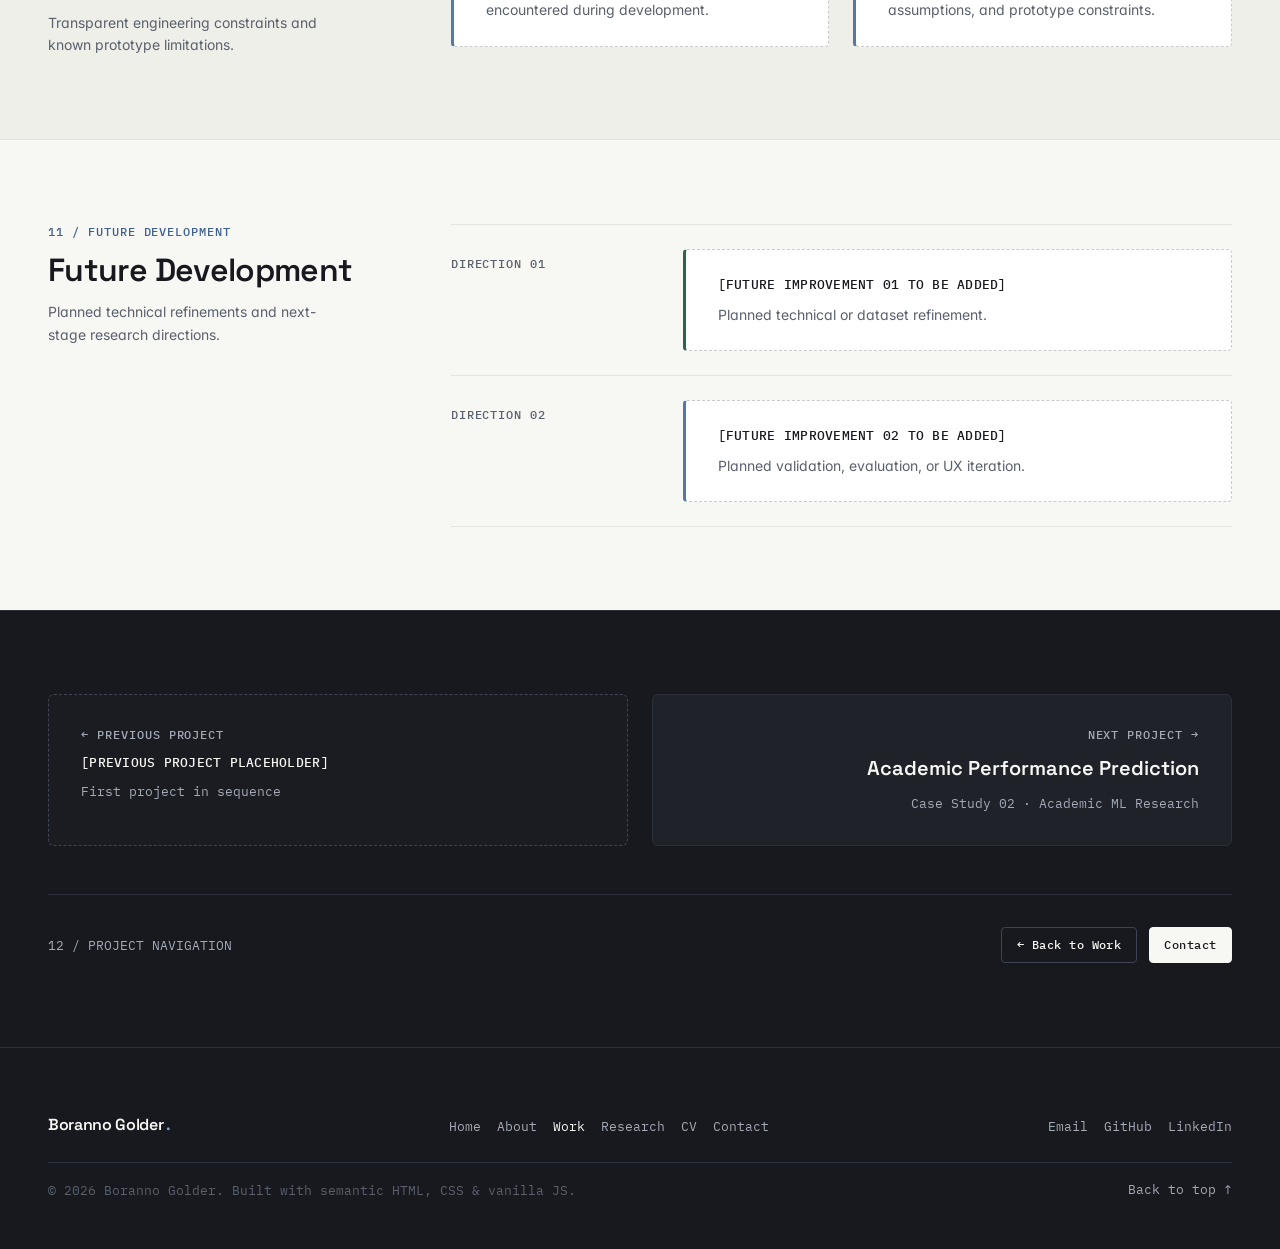
<file: work/agrishift/index.html>
<!DOCTYPE html>
<html lang="en" data-page="agrishift" data-root="../../">
<head>
  <meta charset="UTF-8">
  <meta name="viewport" content="width=device-width, initial-scale=1.0">
  <title>AgriShift — Case Study Structure — Boranno Golder</title>
  <meta
    name="description"
    content="Case study layout structure for AgriShift — The Farm Time Machine by Boranno Golder. Content placeholders prepared for verified project documentation."
  >
  <link rel="icon" type="image/svg+xml" href="../../assets/icons/favicon.svg">

  <!-- Typography: Space Grotesk, Inter, IBM Plex Mono -->
  <link rel="preconnect" href="https://fonts.googleapis.com">
  <link rel="preconnect" href="https://fonts.gstatic.com" crossorigin>
  <link
    href="https://fonts.googleapis.com/css2?family=IBM+Plex+Mono:wght@400;500&family=Inter:wght@400;500;600&family=Space+Grotesk:wght@500;600;700&display=swap"
    rel="stylesheet"
  >

  <!-- Shared Design System + AgriShift Case Study Structure -->
  <link rel="stylesheet" href="../../assets/css/tokens.css">
  <link rel="stylesheet" href="../../assets/css/base.css">
  <link rel="stylesheet" href="../../assets/css/layout.css">
  <link rel="stylesheet" href="../../assets/css/components.css">
  <link rel="stylesheet" href="../../assets/css/pages/agrishift.css">
</head>
<body id="top">
  <a class="skip-link" href="#main-content">Skip to main content</a>

  <!-- Shared Header & Mobile Drawer (mounted via assets/js/modules/shell.js) -->
  <div data-site-header></div>

  <main id="main-content">
    <!-- ====================================================================
         01 — PROJECT HERO (Dark Editorial Case Study Hero)
         ==================================================================== -->
    <section class="band band--first band--dark cs-hero" id="hero" aria-labelledby="project-title">
      <div class="container">
        <nav aria-label="Breadcrumb">
          <ol class="breadcrumb">
            <li><a href="../../index.html">Home</a></li>
            <li class="breadcrumb-sep" aria-hidden="true">/</li>
            <li><a href="../index.html">Work</a></li>
            <li class="breadcrumb-sep" aria-hidden="true">/</li>
            <li aria-current="page">AgriShift</li>
          </ol>
        </nav>

        <div class="cs-hero-header">
          <div class="cs-category-row">
            <span class="tag tag--agri">01 / CASE STUDY</span>
            <span class="tag tag--accent">[PROJECT CATEGORY TO BE CONFIRMED]</span>
          </div>

          <h1 class="cs-hero-title" id="project-title">
            AgriShift — [PROJECT TITLE / SUBTITLE TO BE CONFIRMED]
          </h1>

          <p class="cs-hero-tagline">
            [SHORT PROJECT TAGLINE TO BE ADDED]
          </p>

          <dl class="cs-meta-grid" aria-label="Project metadata placeholders">
            <div class="cs-meta-item">
              <dt class="mono-label">Context / Event</dt>
              <dd>[EVENT / CONTEXT TO BE CONFIRMED]</dd>
            </div>
            <div class="cs-meta-item">
              <dt class="mono-label">Status</dt>
              <dd>[PROJECT STATUS TO BE CONFIRMED]</dd>
            </div>
            <div class="cs-meta-item">
              <dt class="mono-label">Team / Role</dt>
              <dd>[TEAM &amp; ROLE TO BE CONFIRMED]</dd>
            </div>
            <div class="cs-meta-item">
              <dt class="mono-label">Repository / Links</dt>
              <dd>[VERIFIED LINKS TO BE ADDED]</dd>
            </div>
          </dl>
        </div>

        <figure class="cs-figure" data-image-slot="agrishift-hero">
          <div class="cs-figure-box cs-figure-box--wide">
            <div class="cs-figure-top">
              <span class="mono-label">FIG. 01 // MAIN PROJECT VISUAL</span>
              <span class="mono-meta">PLACEHOLDER</span>
            </div>
            <div class="cs-figure-center">
              <span class="cs-placeholder-token">[MAIN PROJECT VISUAL TO BE ADDED]</span>
              <p class="cs-placeholder-hint">
                Reserved for the primary verified AgriShift screenshot or hero visual.
              </p>
            </div>
            <span class="mono-meta">SLOT · images/projects/agrishift/agrishift-hero.webp</span>
          </div>
          <figcaption class="cs-figure-caption">
            <span class="mono-label">FIG. 01</span>
            <span class="mono-meta">[HERO FIGURE CAPTION TO BE ADDED]</span>
          </figcaption>
        </figure>
      </div>
    </section>

    <!-- ====================================================================
         02 — PROJECT OVERVIEW (Light Editorial Rail)
         ==================================================================== -->
    <section class="band cs-band" id="overview" aria-labelledby="overview-heading">
      <div class="container editorial-rail">
        <div class="rail-aside" data-reveal>
          <span class="mono-label rail-index">02 / PROJECT OVERVIEW</span>
          <h2 id="overview-heading">Project Overview</h2>
          <p class="rail-note">High-level scope, motivation, and verified project framing.</p>
        </div>

        <div class="rail-main cs-stack" data-reveal data-reveal-delay="80">
          <div class="cs-placeholder-copy cs-placeholder-copy--green">
            <span class="cs-placeholder-token">[PROJECT INTRODUCTION TO BE ADDED]</span>
            <p class="cs-placeholder-hint">
              Concise narrative introducing the project goals, target domain, and boundaries of the implementation.
            </p>
          </div>

          <figure class="cs-figure" data-image-slot="agrishift-overview">
            <div class="cs-figure-box">
              <div class="cs-figure-top">
                <span class="mono-label">FIG. 02 // OVERVIEW VISUAL</span>
                <span class="mono-meta">PLACEHOLDER</span>
              </div>
              <div class="cs-figure-center">
                <span class="cs-placeholder-token">[OVERVIEW VISUAL TO BE ADDED]</span>
                <p class="cs-placeholder-hint">
                  Reserved for a verified overview screenshot or high-level system visual.
                </p>
              </div>
              <span class="mono-meta">SLOT · Overview visual asset pending</span>
            </div>
            <figcaption class="cs-figure-caption">
              <span class="mono-label">FIG. 02</span>
              <span class="mono-meta">[OVERVIEW CAPTION TO BE ADDED]</span>
            </figcaption>
          </figure>
        </div>
      </div>
    </section>

    <!-- ====================================================================
         03 — PROBLEM CONTEXT (Tinted Editorial Rail)
         ==================================================================== -->
    <section class="band cs-band cs-band--tinted" id="problem" aria-labelledby="problem-heading">
      <div class="container editorial-rail">
        <div class="rail-aside" data-reveal>
          <span class="mono-label rail-index">03 / PROBLEM CONTEXT</span>
          <h2 id="problem-heading">Problem Context</h2>
          <p class="rail-note">Domain background and core constraints addressed by the project.</p>
        </div>

        <div class="rail-main cs-stack" data-reveal data-reveal-delay="80">
          <div class="cs-placeholder-copy">
            <span class="cs-placeholder-token">[PROBLEM DESCRIPTION TO BE ADDED]</span>
            <p class="cs-placeholder-hint">
              Detailed problem statement grounded in verified domain context and challenge requirements.
            </p>
          </div>

          <figure class="cs-figure" data-image-slot="agrishift-problem">
            <div class="cs-figure-box">
              <div class="cs-figure-top">
                <span class="mono-label">FIG. 03 // SUPPORTING VISUAL</span>
                <span class="mono-meta">PLACEHOLDER</span>
              </div>
              <div class="cs-figure-center">
                <span class="cs-placeholder-token">[SUPPORTING PROBLEM VISUAL TO BE ADDED]</span>
                <p class="cs-placeholder-hint">
                  Reserved for verified regional context map, domain chart, or supporting diagram.
                </p>
              </div>
              <span class="mono-meta">SLOT · Supporting visual asset pending</span>
            </div>
            <figcaption class="cs-figure-caption">
              <span class="mono-label">FIG. 03</span>
              <span class="mono-meta">[PROBLEM VISUAL CAPTION TO BE ADDED]</span>
            </figcaption>
          </figure>
        </div>
      </div>
    </section>

    <!-- ====================================================================
         04 — PROPOSED SOLUTION (Light Editorial Rail)
         ==================================================================== -->
    <section class="band cs-band" id="solution" aria-labelledby="solution-heading">
      <div class="container editorial-rail">
        <div class="rail-aside" data-reveal>
          <span class="mono-label rail-index">04 / PROPOSED SOLUTION</span>
          <h2 id="solution-heading">Proposed Solution</h2>
          <p class="rail-note">Conceptual approach, user flow, and decision-support workflow.</p>
        </div>

        <div class="rail-main cs-stack" data-reveal data-reveal-delay="80">
          <div class="cs-placeholder-copy cs-placeholder-copy--green">
            <span class="cs-placeholder-token">[PROPOSED SOLUTION DESCRIPTION TO BE ADDED]</span>
            <p class="cs-placeholder-hint">
              Explanation of how the proposed approach addresses the problem context without overclaiming scope.
            </p>
          </div>

          <figure class="cs-figure" data-image-slot="agrishift-workflow">
            <div class="cs-figure-box">
              <div class="cs-figure-top">
                <span class="mono-label">FIG. 04 // WORKFLOW OR PROCESS VISUAL</span>
                <span class="mono-meta">PLACEHOLDER</span>
              </div>
              <div class="cs-figure-center">
                <span class="cs-placeholder-token">[WORKFLOW / PROCESS DIAGRAM TO BE ADDED]</span>
                <p class="cs-placeholder-hint">
                  Reserved for verified user journey, data-to-decision workflow, or process diagram.
                </p>
              </div>
              <span class="mono-meta">SLOT · Workflow visual asset pending</span>
            </div>
            <figcaption class="cs-figure-caption">
              <span class="mono-label">FIG. 04</span>
              <span class="mono-meta">[WORKFLOW CAPTION TO BE ADDED]</span>
            </figcaption>
          </figure>
        </div>
      </div>
    </section>

    <!-- ====================================================================
         05 — DATA SOURCES (Tinted Ledger Rail)
         ==================================================================== -->
    <section class="band cs-band cs-band--tinted" id="data-sources" aria-labelledby="data-heading">
      <div class="container editorial-rail">
        <div class="rail-aside" data-reveal>
          <span class="mono-label rail-index">05 / DATA SOURCES</span>
          <h2 id="data-heading">Data Sources</h2>
          <p class="rail-note">Verified datasets, observation products, and local reference sources.</p>
        </div>

        <div class="rail-main cs-stack" data-reveal data-reveal-delay="80">
          <div class="cs-ledger">
            <article class="cs-ledger-row">
              <div>
                <span class="mono-label">Source 01</span>
                <p class="mono-meta">[DATASET NAME TO BE ADDED]</p>
              </div>
              <div class="cs-placeholder-copy">
                <span class="cs-placeholder-token">[DATA SOURCE DETAILS TO BE ADDED]</span>
                <p class="cs-placeholder-hint">
                  Provider, variables used, spatial/temporal scope, and role in the project.
                </p>
              </div>
            </article>

            <article class="cs-ledger-row">
              <div>
                <span class="mono-label">Source 02</span>
                <p class="mono-meta">[DATASET NAME TO BE ADDED]</p>
              </div>
              <div class="cs-placeholder-copy">
                <span class="cs-placeholder-token">[DATA SOURCE DETAILS TO BE ADDED]</span>
                <p class="cs-placeholder-hint">
                  Provider, variables used, spatial/temporal scope, and role in the project.
                </p>
              </div>
            </article>

            <article class="cs-ledger-row">
              <div>
                <span class="mono-label">Source 03</span>
                <p class="mono-meta">[DATASET NAME TO BE ADDED]</p>
              </div>
              <div class="cs-placeholder-copy">
                <span class="cs-placeholder-token">[DATA SOURCE DETAILS TO BE ADDED]</span>
                <p class="cs-placeholder-hint">
                  Provider, variables used, spatial/temporal scope, and role in the project.
                </p>
              </div>
            </article>
          </div>
        </div>
      </div>
    </section>

    <!-- ====================================================================
         06 — SYSTEM ARCHITECTURE (Dark Architectural Band)
         ==================================================================== -->
    <section class="band band--dark cs-band" id="architecture" aria-labelledby="arch-heading">
      <div class="container">
        <div class="cs-section-head" data-reveal>
          <span class="mono-label rail-index">06 / SYSTEM ARCHITECTURE</span>
          <h2 id="arch-heading">System Architecture</h2>
          <p>
            Structural overview of system layers, data flow, and modular components to be populated from verified documentation.
          </p>
        </div>

        <figure class="cs-figure" data-image-slot="agrishift-architecture" data-reveal data-reveal-delay="80">
          <div class="cs-figure-box cs-figure-box--wide">
            <div class="cs-figure-top">
              <span class="mono-label">FIG. 05 // SYSTEM ARCHITECTURE DIAGRAM</span>
              <span class="mono-meta">PLACEHOLDER</span>
            </div>
            <div class="cs-figure-center">
              <span class="cs-placeholder-token">[ARCHITECTURE DIAGRAM TO BE ADDED]</span>
              <p class="cs-placeholder-hint">
                Reserved for the verified end-to-end system architecture diagram (SVG or high-resolution image).
              </p>
            </div>
            <span class="mono-meta">SLOT · Architecture diagram asset pending</span>
          </div>
          <figcaption class="cs-figure-caption">
            <span class="mono-label">FIG. 05</span>
            <span class="mono-meta">[ARCHITECTURE DIAGRAM CAPTION TO BE ADDED]</span>
          </figcaption>
        </figure>

        <div class="cs-components-grid" data-reveal data-reveal-delay="120">
          <article class="cs-component-card">
            <span class="mono-label">Component 01</span>
            <span class="cs-placeholder-token">[COMPONENT NAME TO BE ADDED]</span>
            <p class="cs-placeholder-hint">[COMPONENT DESCRIPTION TO BE ADDED]</p>
          </article>

          <article class="cs-component-card">
            <span class="mono-label">Component 02</span>
            <span class="cs-placeholder-token">[COMPONENT NAME TO BE ADDED]</span>
            <p class="cs-placeholder-hint">[COMPONENT DESCRIPTION TO BE ADDED]</p>
          </article>

          <article class="cs-component-card">
            <span class="mono-label">Component 03</span>
            <span class="cs-placeholder-token">[COMPONENT NAME TO BE ADDED]</span>
            <p class="cs-placeholder-hint">[COMPONENT DESCRIPTION TO BE ADDED]</p>
          </article>
        </div>
      </div>
    </section>

    <!-- ====================================================================
         07 — IMPLEMENTATION (Light Editorial Rail)
         ==================================================================== -->
    <section class="band cs-band" id="implementation" aria-labelledby="impl-heading">
      <div class="container editorial-rail">
        <div class="rail-aside" data-reveal>
          <span class="mono-label rail-index">07 / IMPLEMENTATION</span>
          <h2 id="impl-heading">Implementation</h2>
          <p class="rail-note">Verified technical decisions, stack, and prototype details.</p>
        </div>

        <div class="rail-main cs-stack" data-reveal data-reveal-delay="80">
          <div class="cs-placeholder-copy">
            <span class="cs-placeholder-token">[IMPLEMENTATION DETAILS TO BE ADDED]</span>
            <p class="cs-placeholder-hint">
              Walkthrough of what was actually built, key technical trade-offs, and prototype scope.
            </p>
          </div>

          <div class="cs-placeholder-copy cs-placeholder-copy--green">
            <span class="mono-label">Technology &amp; Tools</span>
            <span class="cs-placeholder-token">[TECHNOLOGY AND TOOLS LIST TO BE CONFIRMED]</span>
            <ul class="tag-list" aria-label="Technology placeholders">
              <li class="tag">[TOOL / FRAMEWORK 01]</li>
              <li class="tag">[TOOL / FRAMEWORK 02]</li>
              <li class="tag">[TOOL / FRAMEWORK 03]</li>
              <li class="tag">[TOOL / FRAMEWORK 04]</li>
            </ul>
          </div>
        </div>
      </div>
    </section>

    <!-- ====================================================================
         08 — VISUAL SHOWCASE (Dark Gallery Band)
         ==================================================================== -->
    <section class="band band--dark cs-band" id="visual-showcase" aria-labelledby="gallery-heading">
      <div class="container">
        <div class="cs-section-head" data-reveal>
          <span class="mono-label rail-index">08 / VISUAL SHOWCASE</span>
          <h2 id="gallery-heading">Visual Showcase</h2>
          <p>
            Dedicated gallery layout prepared for verified AgriShift screenshots and data visualizations.
          </p>
        </div>

        <div class="cs-gallery-grid" data-reveal data-reveal-delay="80">
          <figure class="cs-figure cs-gallery-lead" data-image-slot="agrishift-gallery-01">
            <div class="cs-figure-box cs-figure-box--wide">
              <div class="cs-figure-top">
                <span class="mono-label">FIG. 06A // PRIMARY INTERFACE</span>
                <span class="mono-meta">SCREENSHOT PLACEHOLDER</span>
              </div>
              <div class="cs-figure-center">
                <span class="cs-placeholder-token">[PROJECT SCREENSHOT TO BE ADDED]</span>
                <p class="cs-placeholder-hint">Primary interface or dashboard capture slot.</p>
              </div>
              <span class="mono-meta">SLOT · Gallery image 01 pending</span>
            </div>
            <figcaption class="cs-figure-caption">
              <span class="mono-label">FIG. 06A</span>
              <span class="mono-meta">[FIGURE CAPTION TO BE ADDED]</span>
            </figcaption>
          </figure>

          <figure class="cs-figure" data-image-slot="agrishift-gallery-02">
            <div class="cs-figure-box">
              <div class="cs-figure-top">
                <span class="mono-label">FIG. 06B // VISUAL VIEW 02</span>
                <span class="mono-meta">SCREENSHOT PLACEHOLDER</span>
              </div>
              <div class="cs-figure-center">
                <span class="cs-placeholder-token">[PROJECT SCREENSHOT TO BE ADDED]</span>
                <p class="cs-placeholder-hint">Secondary interface or visualization capture slot.</p>
              </div>
              <span class="mono-meta">SLOT · Gallery image 02 pending</span>
            </div>
            <figcaption class="cs-figure-caption">
              <span class="mono-label">FIG. 06B</span>
              <span class="mono-meta">[FIGURE CAPTION TO BE ADDED]</span>
            </figcaption>
          </figure>

          <figure class="cs-figure" data-image-slot="agrishift-gallery-03">
            <div class="cs-figure-box">
              <div class="cs-figure-top">
                <span class="mono-label">FIG. 06C // VISUAL VIEW 03</span>
                <span class="mono-meta">SCREENSHOT PLACEHOLDER</span>
              </div>
              <div class="cs-figure-center">
                <span class="cs-placeholder-token">[PROJECT SCREENSHOT TO BE ADDED]</span>
                <p class="cs-placeholder-hint">Secondary interface or visualization capture slot.</p>
              </div>
              <span class="mono-meta">SLOT · Gallery image 03 pending</span>
            </div>
            <figcaption class="cs-figure-caption">
              <span class="mono-label">FIG. 06C</span>
              <span class="mono-meta">[FIGURE CAPTION TO BE ADDED]</span>
            </figcaption>
          </figure>
        </div>
      </div>
    </section>

    <!-- ====================================================================
         09 — MY CONTRIBUTION & TEAM (Light Editorial Rail)
         ==================================================================== -->
    <section class="band cs-band" id="contribution" aria-labelledby="contribution-heading">
      <div class="container editorial-rail">
        <div class="rail-aside" data-reveal>
          <span class="mono-label rail-index">09 / CONTRIBUTION &amp; TEAM</span>
          <h2 id="contribution-heading">My Contribution &amp; Team</h2>
          <p class="rail-note">Clear attribution of individual responsibilities and team collaboration.</p>
        </div>

        <div class="rail-main cs-two-col" data-reveal data-reveal-delay="80">
          <div class="cs-placeholder-copy cs-placeholder-copy--green">
            <span class="mono-label">Individual Contribution</span>
            <span class="cs-placeholder-token">[PERSONAL CONTRIBUTION TO BE CONFIRMED]</span>
            <p class="cs-placeholder-hint">
              Specific responsibilities, components owned, and verified technical contributions.
            </p>
          </div>

          <div class="cs-placeholder-copy">
            <span class="mono-label">Team Information</span>
            <span class="cs-placeholder-token">[TEAM INFORMATION TO BE ADDED]</span>
            <p class="cs-placeholder-hint">
              Team name, collaborator roles, and hackathon or project context.
            </p>
          </div>
        </div>
      </div>
    </section>

    <!-- ====================================================================
         10 — CHALLENGES & LIMITATIONS (Tinted Editorial Rail)
         ==================================================================== -->
    <section class="band cs-band cs-band--tinted" id="challenges" aria-labelledby="challenges-heading">
      <div class="container editorial-rail">
        <div class="rail-aside" data-reveal>
          <span class="mono-label rail-index">10 / CHALLENGES &amp; LIMITATIONS</span>
          <h2 id="challenges-heading">Challenges &amp; Limitations</h2>
          <p class="rail-note">Transparent engineering constraints and known prototype limitations.</p>
        </div>

        <div class="rail-main cs-two-col" data-reveal data-reveal-delay="80">
          <div class="cs-placeholder-copy">
            <span class="mono-label">Engineering Challenges</span>
            <span class="cs-placeholder-token">[CHALLENGE DESCRIPTIONS TO BE ADDED]</span>
            <p class="cs-placeholder-hint">
              Data, modeling, or engineering hurdles encountered during development.
            </p>
          </div>

          <div class="cs-placeholder-copy">
            <span class="mono-label">Known Limitations</span>
            <span class="cs-placeholder-token">[LIMITATION DESCRIPTIONS TO BE ADDED]</span>
            <p class="cs-placeholder-hint">
              Honest scope boundaries, unvalidated assumptions, and prototype constraints.
            </p>
          </div>
        </div>
      </div>
    </section>

    <!-- ====================================================================
         11 — FUTURE DEVELOPMENT (Light Editorial Rail)
         ==================================================================== -->
    <section class="band cs-band" id="future" aria-labelledby="future-heading">
      <div class="container editorial-rail">
        <div class="rail-aside" data-reveal>
          <span class="mono-label rail-index">11 / FUTURE DEVELOPMENT</span>
          <h2 id="future-heading">Future Development</h2>
          <p class="rail-note">Planned technical refinements and next-stage research directions.</p>
        </div>

        <div class="rail-main cs-stack" data-reveal data-reveal-delay="80">
          <div class="cs-ledger">
            <article class="cs-ledger-row">
              <div>
                <span class="mono-label">Direction 01</span>
              </div>
              <div class="cs-placeholder-copy cs-placeholder-copy--green">
                <span class="cs-placeholder-token">[FUTURE IMPROVEMENT 01 TO BE ADDED]</span>
                <p class="cs-placeholder-hint">Planned technical or dataset refinement.</p>
              </div>
            </article>

            <article class="cs-ledger-row">
              <div>
                <span class="mono-label">Direction 02</span>
              </div>
              <div class="cs-placeholder-copy">
                <span class="cs-placeholder-token">[FUTURE IMPROVEMENT 02 TO BE ADDED]</span>
                <p class="cs-placeholder-hint">Planned validation, evaluation, or UX iteration.</p>
              </div>
            </article>
          </div>
        </div>
      </div>
    </section>

    <!-- ====================================================================
         12 — PROJECT NAVIGATION (Dark Band Leading into Shared Footer)
         ==================================================================== -->
    <section class="band band--dark cs-nav-band" id="project-navigation" aria-labelledby="project-nav-heading">
      <div class="container">
        <h2 class="sr-only" id="project-nav-heading">Project Navigation</h2>

        <div class="cs-project-pager" data-reveal>
          <div class="cs-pager-card cs-pager-card--placeholder" aria-label="Previous project placeholder">
            <span class="mono-label">← Previous Project</span>
            <span class="cs-placeholder-token">[PREVIOUS PROJECT PLACEHOLDER]</span>
            <span class="mono-meta">First project in sequence</span>
          </div>

          <a class="cs-pager-card cs-pager-card--next" href="../academic-performance-ml/index.html">
            <span class="mono-label">Next Project →</span>
            <span class="cs-pager-title">Academic Performance Prediction</span>
            <span class="mono-meta">Case Study 02 · Academic ML Research</span>
          </a>
        </div>

        <div class="cs-nav-utility">
          <span class="mono-meta">12 / PROJECT NAVIGATION</span>
          <div class="cs-nav-actions">
            <a class="btn btn--secondary btn--sm" href="../index.html">← Back to Work</a>
            <a class="btn btn--primary btn--sm" href="../../contact/index.html">Contact</a>
          </div>
        </div>
      </div>
    </section>
  </main>

  <!-- Shared Footer (mounted via assets/js/modules/shell.js) -->
  <div data-site-footer></div>

  <script src="../../assets/js/shell-loader.js"></script>
  <script type="module" src="../../assets/js/main.js"></script>
</body>
</html>
</file>
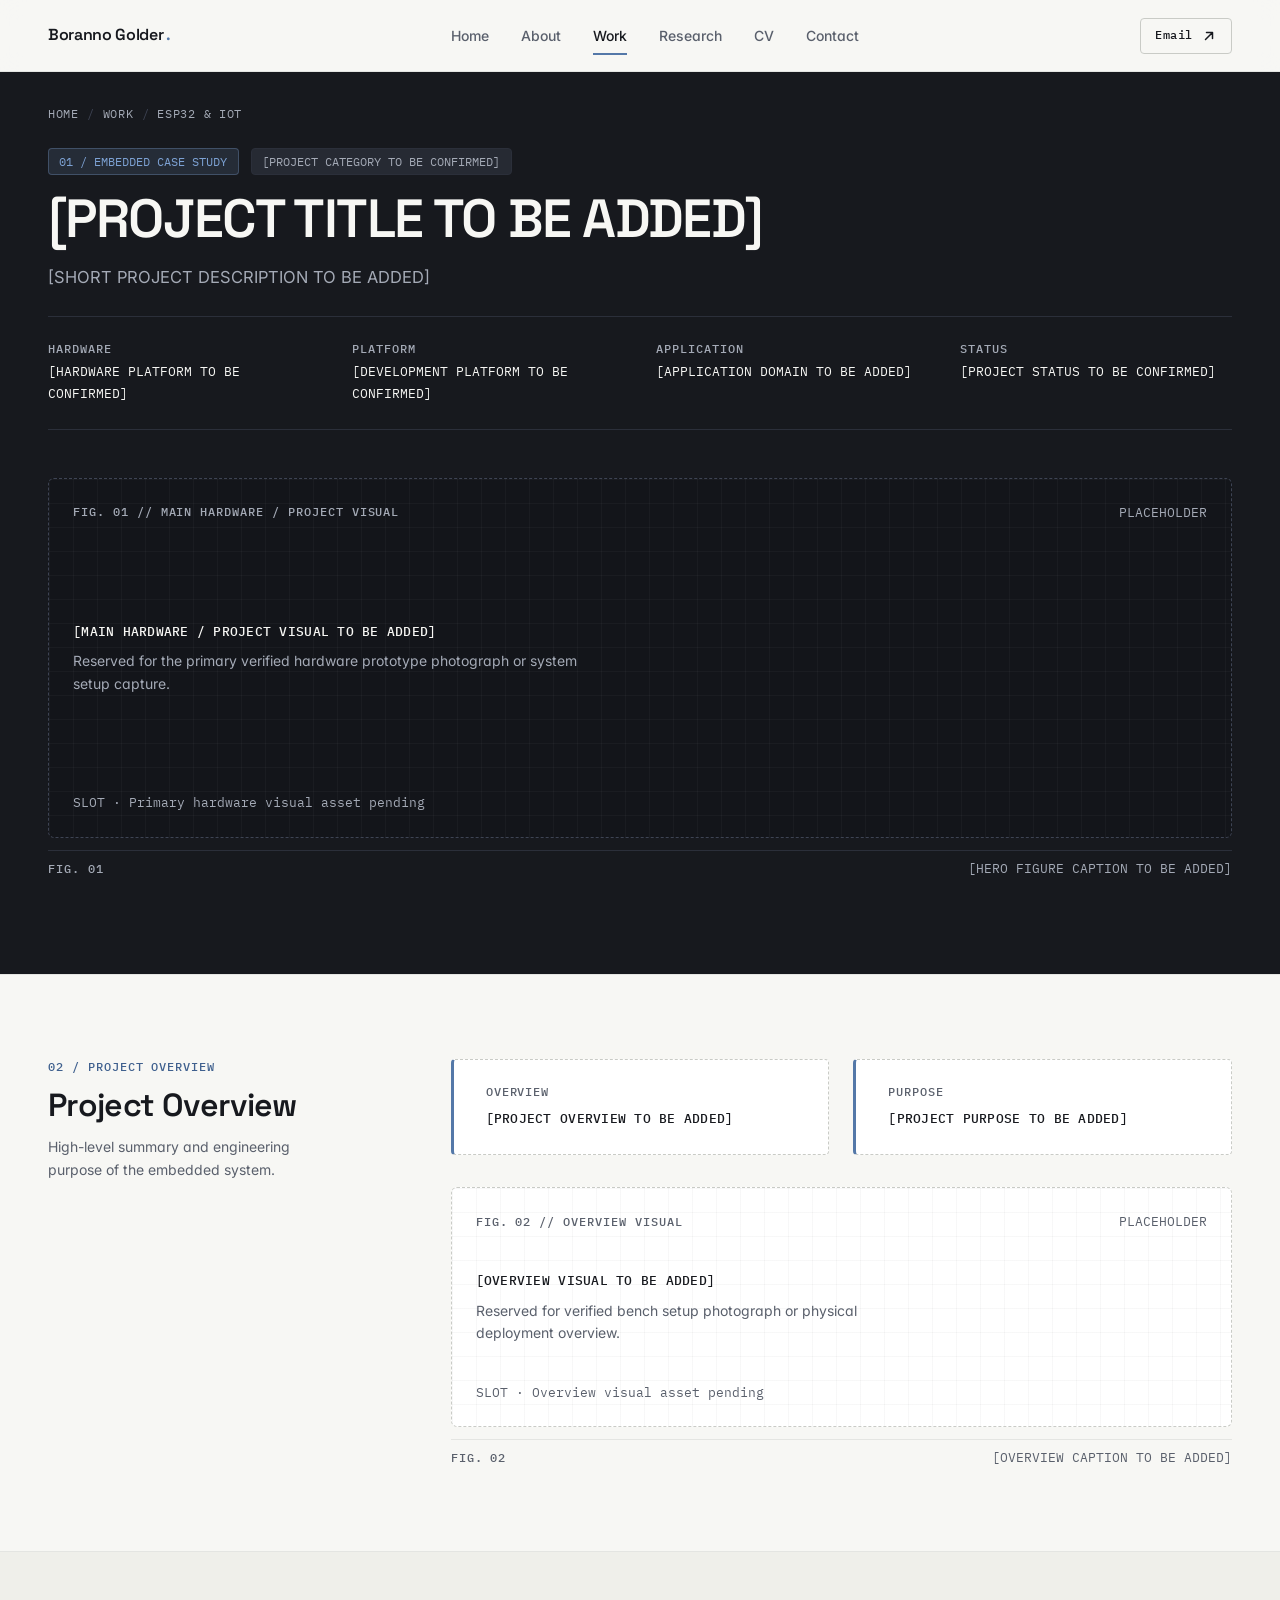
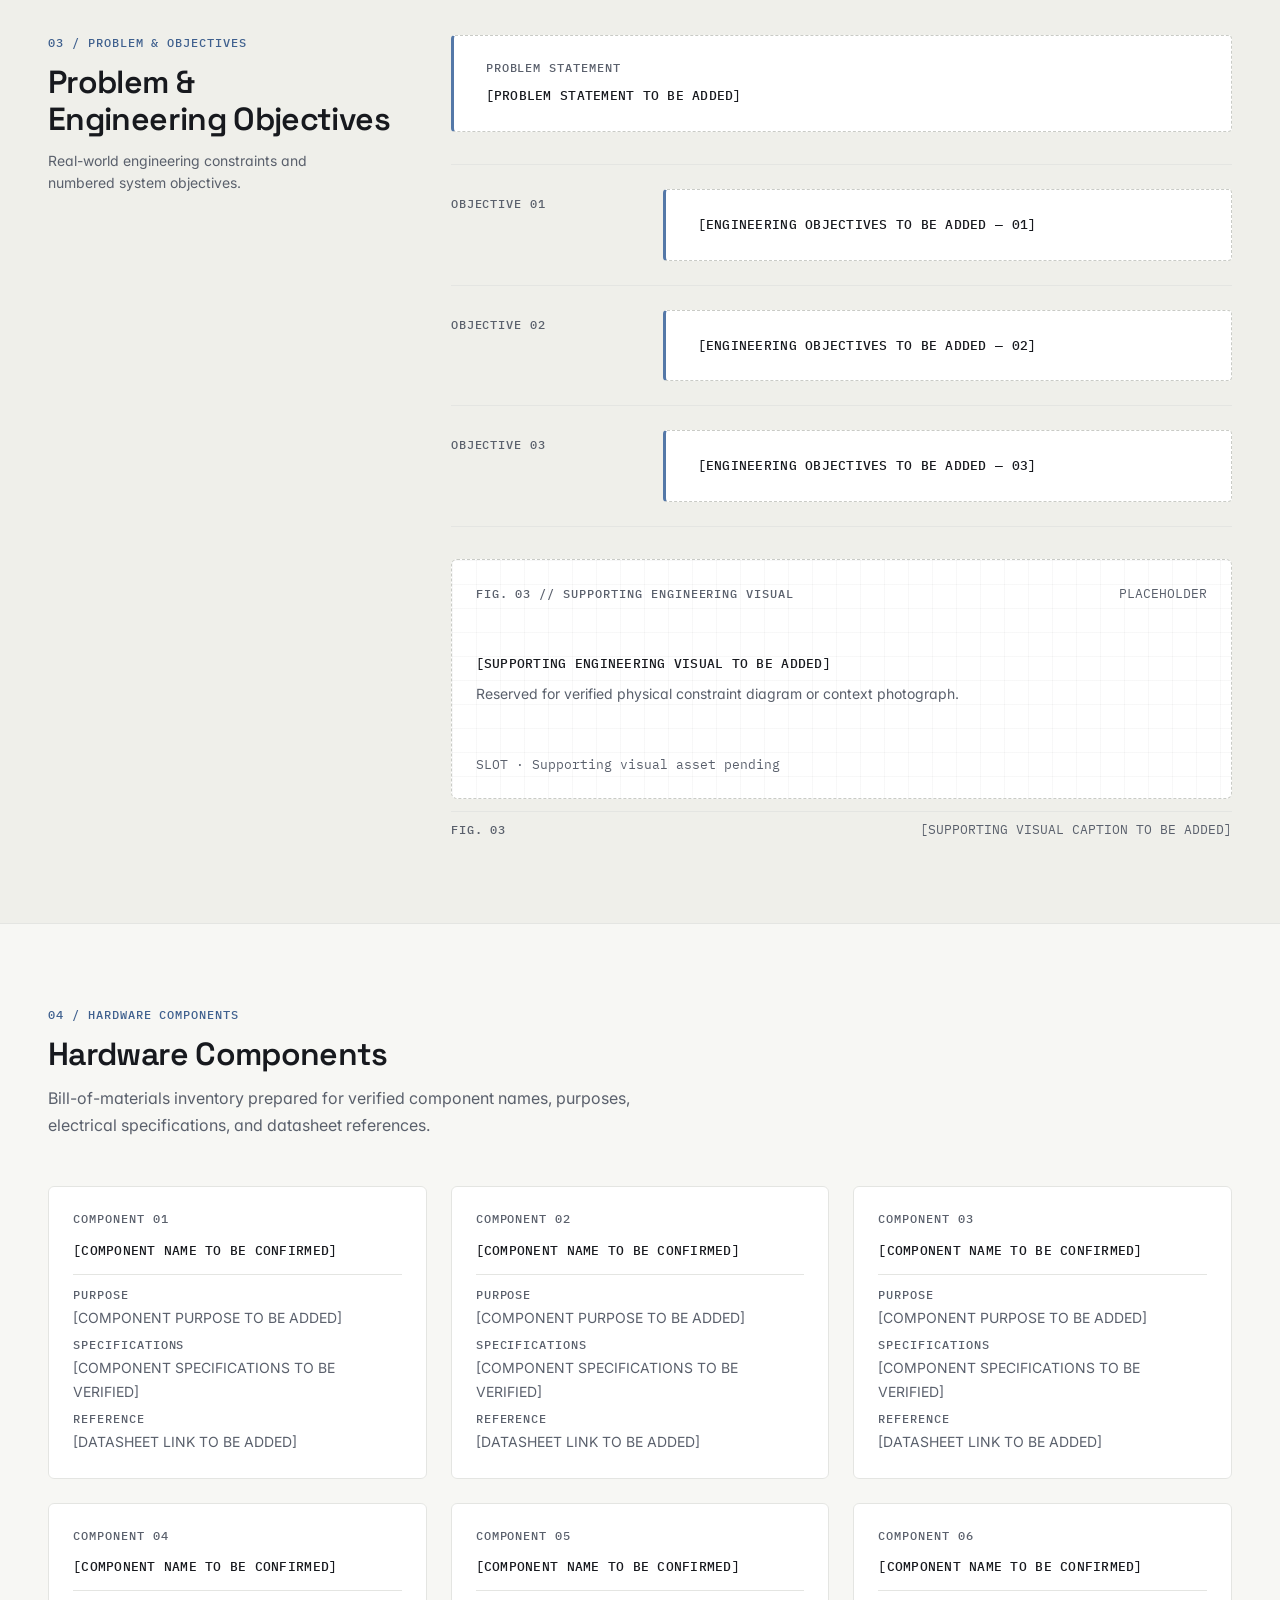
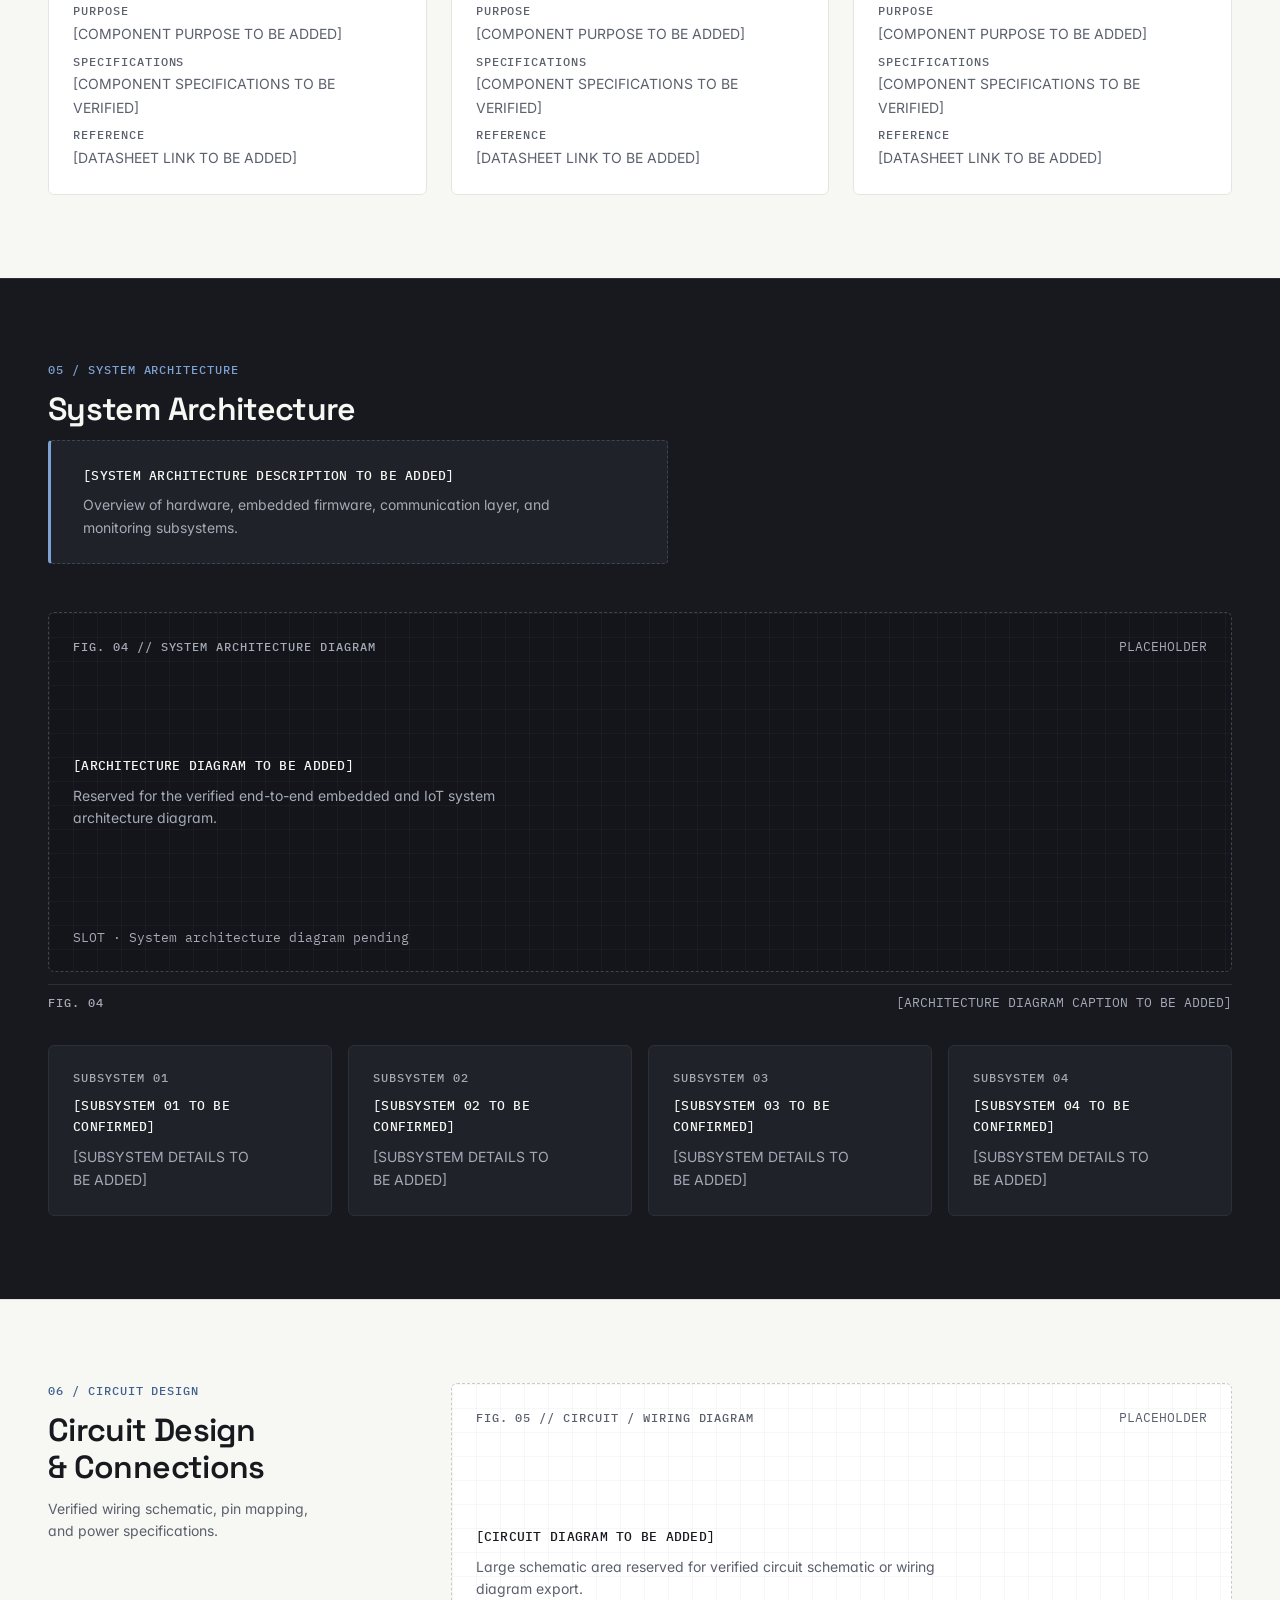
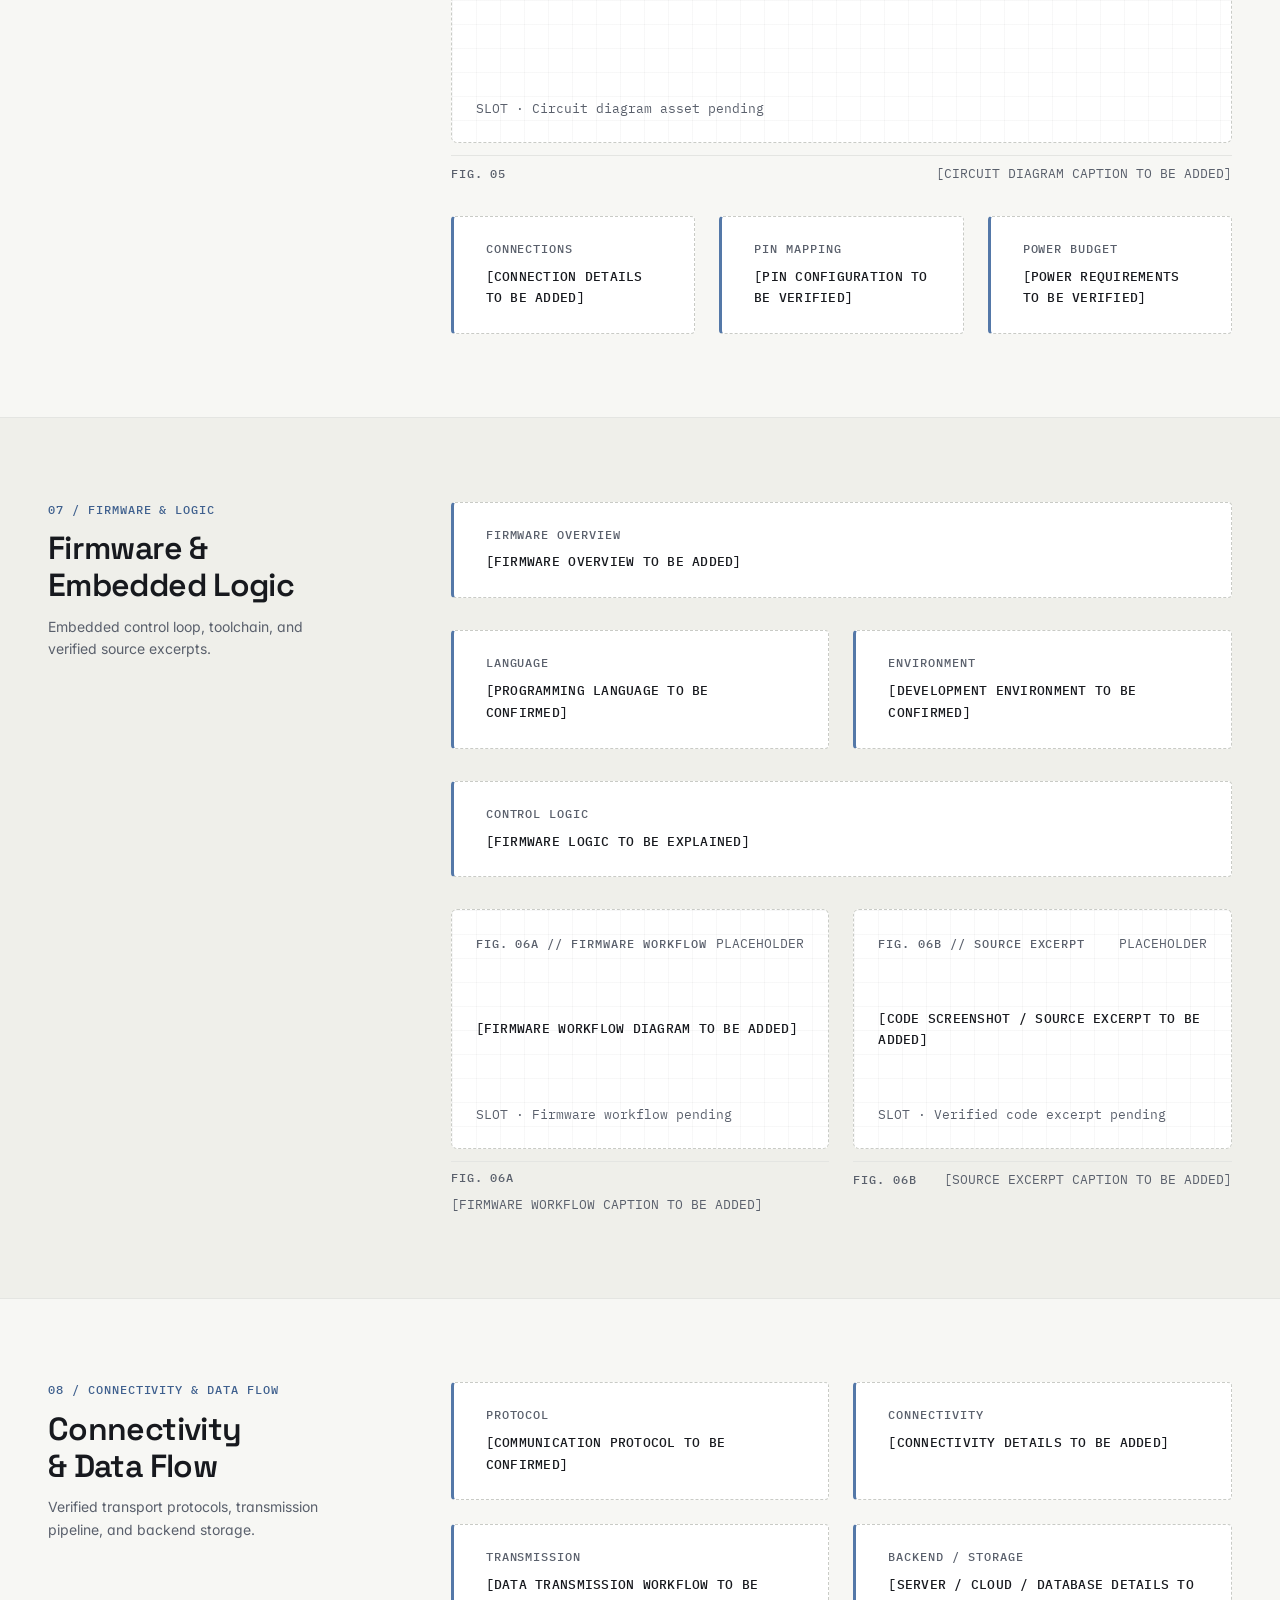
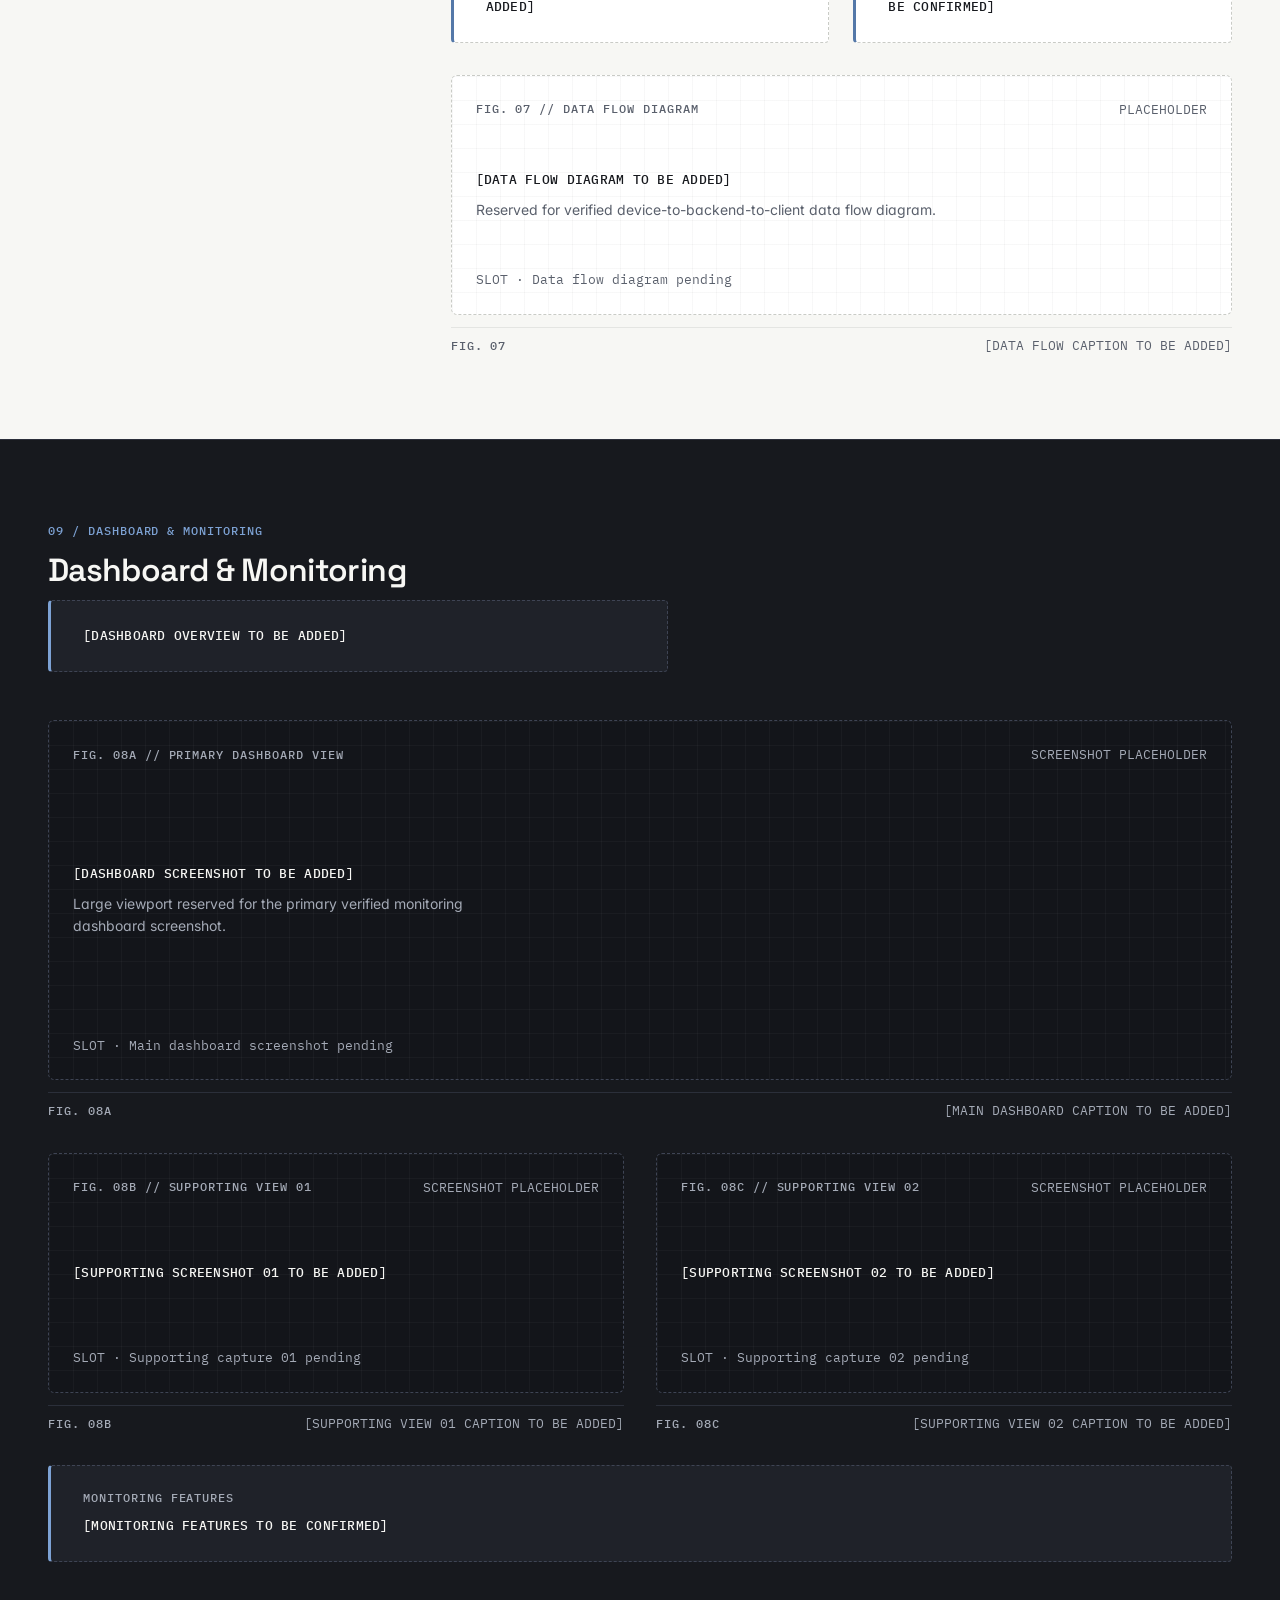
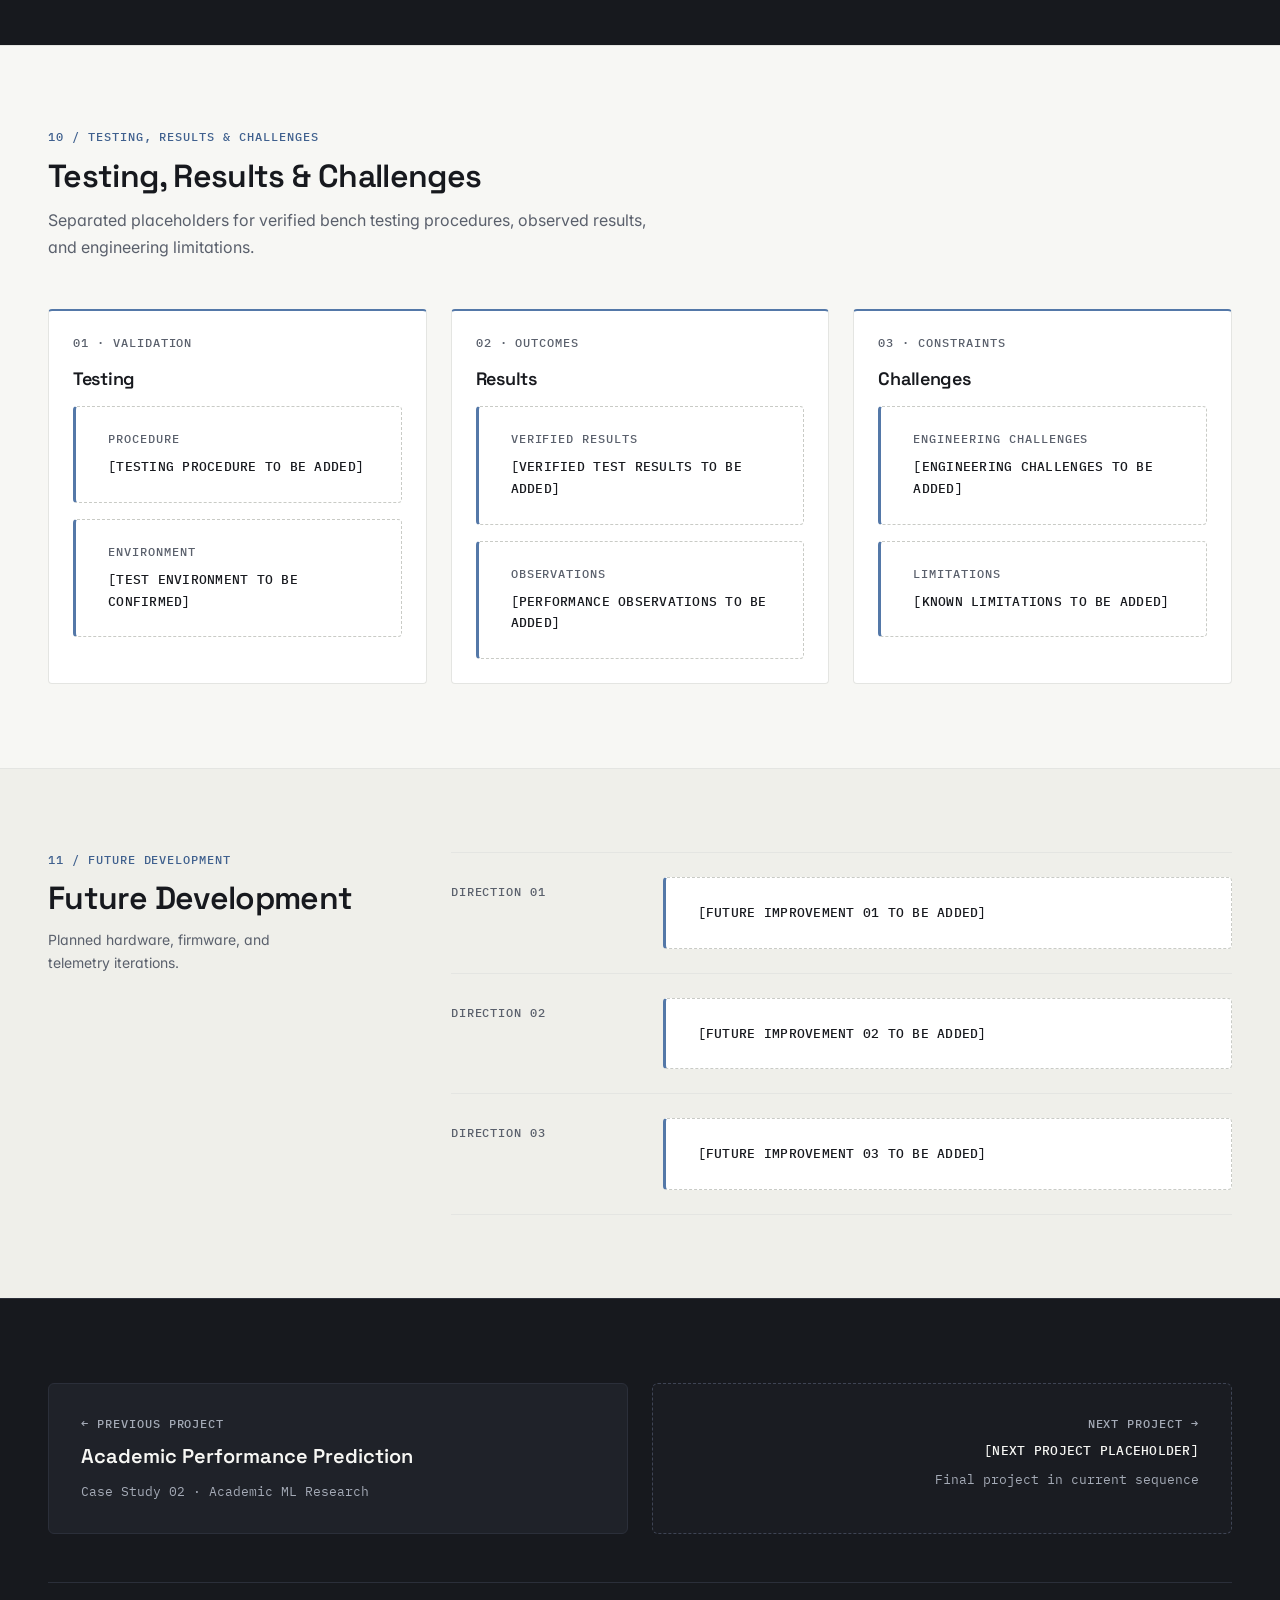
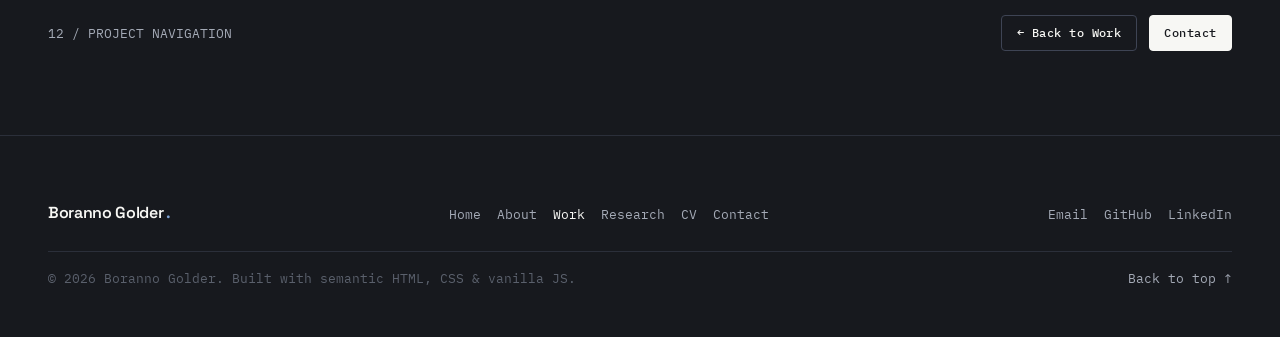
<file: work/esp32-iot/index.html>
<!DOCTYPE html>
<html lang="en" data-page="esp32-iot" data-root="../../">
<head>
  <meta charset="UTF-8">
  <meta name="viewport" content="width=device-width, initial-scale=1.0">
  <title>ESP32 &amp; IoT Engineering — Case Study Structure — Boranno Golder</title>
  <meta
    name="description"
    content="Embedded systems and IoT engineering case study layout structure by Boranno Golder. Content placeholders prepared for verified hardware and firmware documentation."
  >
  <link rel="icon" type="image/svg+xml" href="../../assets/icons/favicon.svg">

  <!-- Typography: Space Grotesk, Inter, IBM Plex Mono -->
  <link rel="preconnect" href="https://fonts.googleapis.com">
  <link rel="preconnect" href="https://fonts.gstatic.com" crossorigin>
  <link
    href="https://fonts.googleapis.com/css2?family=IBM+Plex+Mono:wght@400;500&family=Inter:wght@400;500;600&family=Space+Grotesk:wght@500;600;700&display=swap"
    rel="stylesheet"
  >

  <!-- Shared Design System + ESP32 & IoT Page Structure -->
  <link rel="stylesheet" href="../../assets/css/tokens.css">
  <link rel="stylesheet" href="../../assets/css/base.css">
  <link rel="stylesheet" href="../../assets/css/layout.css">
  <link rel="stylesheet" href="../../assets/css/components.css">
  <link rel="stylesheet" href="../../assets/css/pages/esp32-iot.css">
</head>
<body id="top">
  <a class="skip-link" href="#main-content">Skip to main content</a>

  <!-- Shared Header & Mobile Drawer (mounted via assets/js/modules/shell.js) -->
  <div data-site-header></div>

  <main id="main-content">
    <!-- ====================================================================
         01 — PROJECT HERO (Dark Editorial Engineering Hero)
         ==================================================================== -->
    <section class="band band--first band--dark hw-hero" id="hero" aria-labelledby="project-title">
      <div class="container">
        <nav aria-label="Breadcrumb">
          <ol class="breadcrumb">
            <li><a href="../../index.html">Home</a></li>
            <li class="breadcrumb-sep" aria-hidden="true">/</li>
            <li><a href="../index.html">Work</a></li>
            <li class="breadcrumb-sep" aria-hidden="true">/</li>
            <li aria-current="page">ESP32 &amp; IoT</li>
          </ol>
        </nav>

        <div class="hw-hero-header">
          <div class="hw-category-row">
            <span class="tag tag--accent">01 / EMBEDDED CASE STUDY</span>
            <span class="tag">[PROJECT CATEGORY TO BE CONFIRMED]</span>
          </div>

          <h1 class="hw-hero-title" id="project-title">
            [PROJECT TITLE TO BE ADDED]
          </h1>

          <p class="hw-hero-summary">
            [SHORT PROJECT DESCRIPTION TO BE ADDED]
          </p>

          <dl class="hw-meta-grid" aria-label="Hardware project metadata placeholders">
            <div class="hw-meta-item">
              <dt class="mono-label">Hardware</dt>
              <dd>[HARDWARE PLATFORM TO BE CONFIRMED]</dd>
            </div>
            <div class="hw-meta-item">
              <dt class="mono-label">Platform</dt>
              <dd>[DEVELOPMENT PLATFORM TO BE CONFIRMED]</dd>
            </div>
            <div class="hw-meta-item">
              <dt class="mono-label">Application</dt>
              <dd>[APPLICATION DOMAIN TO BE ADDED]</dd>
            </div>
            <div class="hw-meta-item">
              <dt class="mono-label">Status</dt>
              <dd>[PROJECT STATUS TO BE CONFIRMED]</dd>
            </div>
          </dl>
        </div>

        <figure class="hw-figure" data-image-slot="esp32-hero">
          <div class="hw-figure-box hw-figure-box--wide">
            <div class="hw-figure-top">
              <span class="mono-label">FIG. 01 // MAIN HARDWARE / PROJECT VISUAL</span>
              <span class="mono-meta">PLACEHOLDER</span>
            </div>
            <div class="hw-figure-center">
              <span class="hw-placeholder-token">[MAIN HARDWARE / PROJECT VISUAL TO BE ADDED]</span>
              <p class="hw-placeholder-hint">
                Reserved for the primary verified hardware prototype photograph or system setup capture.
              </p>
            </div>
            <span class="mono-meta">SLOT · Primary hardware visual asset pending</span>
          </div>
          <figcaption class="hw-figure-caption">
            <span class="mono-label">FIG. 01</span>
            <span class="mono-meta">[HERO FIGURE CAPTION TO BE ADDED]</span>
          </figcaption>
        </figure>
      </div>
    </section>

    <!-- ====================================================================
         02 — PROJECT OVERVIEW (Light Editorial Rail)
         ==================================================================== -->
    <section class="band hw-band" id="overview" aria-labelledby="overview-heading">
      <div class="container editorial-rail">
        <div class="rail-aside" data-reveal>
          <span class="mono-label rail-index">02 / PROJECT OVERVIEW</span>
          <h2 id="overview-heading">Project Overview</h2>
          <p class="rail-note">High-level summary and engineering purpose of the embedded system.</p>
        </div>

        <div class="rail-main hw-stack" data-reveal data-reveal-delay="80">
          <div class="hw-two-col">
            <div class="hw-placeholder-copy">
              <span class="mono-label">Overview</span>
              <span class="hw-placeholder-token">[PROJECT OVERVIEW TO BE ADDED]</span>
            </div>

            <div class="hw-placeholder-copy">
              <span class="mono-label">Purpose</span>
              <span class="hw-placeholder-token">[PROJECT PURPOSE TO BE ADDED]</span>
            </div>
          </div>

          <figure class="hw-figure" data-image-slot="esp32-overview">
            <div class="hw-figure-box">
              <div class="hw-figure-top">
                <span class="mono-label">FIG. 02 // OVERVIEW VISUAL</span>
                <span class="mono-meta">PLACEHOLDER</span>
              </div>
              <div class="hw-figure-center">
                <span class="hw-placeholder-token">[OVERVIEW VISUAL TO BE ADDED]</span>
                <p class="hw-placeholder-hint">
                  Reserved for verified bench setup photograph or physical deployment overview.
                </p>
              </div>
              <span class="mono-meta">SLOT · Overview visual asset pending</span>
            </div>
            <figcaption class="hw-figure-caption">
              <span class="mono-label">FIG. 02</span>
              <span class="mono-meta">[OVERVIEW CAPTION TO BE ADDED]</span>
            </figcaption>
          </figure>
        </div>
      </div>
    </section>

    <!-- ====================================================================
         03 — PROBLEM & ENGINEERING OBJECTIVES (Tinted Editorial Rail)
         ==================================================================== -->
    <section class="band hw-band hw-band--tinted" id="problem" aria-labelledby="problem-heading">
      <div class="container editorial-rail">
        <div class="rail-aside" data-reveal>
          <span class="mono-label rail-index">03 / PROBLEM &amp; OBJECTIVES</span>
          <h2 id="problem-heading">Problem &amp; Engineering Objectives</h2>
          <p class="rail-note">Real-world engineering constraints and numbered system objectives.</p>
        </div>

        <div class="rail-main hw-stack" data-reveal data-reveal-delay="80">
          <div class="hw-placeholder-copy">
            <span class="mono-label">Problem Statement</span>
            <span class="hw-placeholder-token">[PROBLEM STATEMENT TO BE ADDED]</span>
          </div>

          <div class="hw-ledger" aria-label="Engineering objective placeholders">
            <article class="hw-ledger-row">
              <div><span class="mono-label">Objective 01</span></div>
              <div class="hw-placeholder-copy">
                <span class="hw-placeholder-token">[ENGINEERING OBJECTIVES TO BE ADDED — 01]</span>
              </div>
            </article>

            <article class="hw-ledger-row">
              <div><span class="mono-label">Objective 02</span></div>
              <div class="hw-placeholder-copy">
                <span class="hw-placeholder-token">[ENGINEERING OBJECTIVES TO BE ADDED — 02]</span>
              </div>
            </article>

            <article class="hw-ledger-row">
              <div><span class="mono-label">Objective 03</span></div>
              <div class="hw-placeholder-copy">
                <span class="hw-placeholder-token">[ENGINEERING OBJECTIVES TO BE ADDED — 03]</span>
              </div>
            </article>
          </div>

          <figure class="hw-figure" data-image-slot="esp32-problem-visual">
            <div class="hw-figure-box">
              <div class="hw-figure-top">
                <span class="mono-label">FIG. 03 // SUPPORTING ENGINEERING VISUAL</span>
                <span class="mono-meta">PLACEHOLDER</span>
              </div>
              <div class="hw-figure-center">
                <span class="hw-placeholder-token">[SUPPORTING ENGINEERING VISUAL TO BE ADDED]</span>
                <p class="hw-placeholder-hint">
                  Reserved for verified physical constraint diagram or context photograph.
                </p>
              </div>
              <span class="mono-meta">SLOT · Supporting visual asset pending</span>
            </div>
            <figcaption class="hw-figure-caption">
              <span class="mono-label">FIG. 03</span>
              <span class="mono-meta">[SUPPORTING VISUAL CAPTION TO BE ADDED]</span>
            </figcaption>
          </figure>
        </div>
      </div>
    </section>

    <!-- ====================================================================
         04 — HARDWARE COMPONENTS (Light 6-Slot Component Inventory)
         ==================================================================== -->
    <section class="band hw-band" id="hardware" aria-labelledby="hardware-heading">
      <div class="container">
        <div class="hw-section-head" data-reveal>
          <span class="mono-label rail-index">04 / HARDWARE COMPONENTS</span>
          <h2 id="hardware-heading">Hardware Components</h2>
          <p>
            Bill-of-materials inventory prepared for verified component names, purposes, electrical specifications, and datasheet references.
          </p>
        </div>

        <div class="hw-inventory-grid" data-reveal data-reveal-delay="80">
          <article class="hw-component-card">
            <span class="mono-label">Component 01</span>
            <span class="hw-placeholder-token">[COMPONENT NAME TO BE CONFIRMED]</span>
            <dl class="hw-component-fields">
              <div class="hw-component-field">
                <dt class="mono-label">Purpose</dt>
                <dd>[COMPONENT PURPOSE TO BE ADDED]</dd>
              </div>
              <div class="hw-component-field">
                <dt class="mono-label">Specifications</dt>
                <dd>[COMPONENT SPECIFICATIONS TO BE VERIFIED]</dd>
              </div>
              <div class="hw-component-field">
                <dt class="mono-label">Reference</dt>
                <dd>[DATASHEET LINK TO BE ADDED]</dd>
              </div>
            </dl>
          </article>

          <article class="hw-component-card">
            <span class="mono-label">Component 02</span>
            <span class="hw-placeholder-token">[COMPONENT NAME TO BE CONFIRMED]</span>
            <dl class="hw-component-fields">
              <div class="hw-component-field">
                <dt class="mono-label">Purpose</dt>
                <dd>[COMPONENT PURPOSE TO BE ADDED]</dd>
              </div>
              <div class="hw-component-field">
                <dt class="mono-label">Specifications</dt>
                <dd>[COMPONENT SPECIFICATIONS TO BE VERIFIED]</dd>
              </div>
              <div class="hw-component-field">
                <dt class="mono-label">Reference</dt>
                <dd>[DATASHEET LINK TO BE ADDED]</dd>
              </div>
            </dl>
          </article>

          <article class="hw-component-card">
            <span class="mono-label">Component 03</span>
            <span class="hw-placeholder-token">[COMPONENT NAME TO BE CONFIRMED]</span>
            <dl class="hw-component-fields">
              <div class="hw-component-field">
                <dt class="mono-label">Purpose</dt>
                <dd>[COMPONENT PURPOSE TO BE ADDED]</dd>
              </div>
              <div class="hw-component-field">
                <dt class="mono-label">Specifications</dt>
                <dd>[COMPONENT SPECIFICATIONS TO BE VERIFIED]</dd>
              </div>
              <div class="hw-component-field">
                <dt class="mono-label">Reference</dt>
                <dd>[DATASHEET LINK TO BE ADDED]</dd>
              </div>
            </dl>
          </article>

          <article class="hw-component-card">
            <span class="mono-label">Component 04</span>
            <span class="hw-placeholder-token">[COMPONENT NAME TO BE CONFIRMED]</span>
            <dl class="hw-component-fields">
              <div class="hw-component-field">
                <dt class="mono-label">Purpose</dt>
                <dd>[COMPONENT PURPOSE TO BE ADDED]</dd>
              </div>
              <div class="hw-component-field">
                <dt class="mono-label">Specifications</dt>
                <dd>[COMPONENT SPECIFICATIONS TO BE VERIFIED]</dd>
              </div>
              <div class="hw-component-field">
                <dt class="mono-label">Reference</dt>
                <dd>[DATASHEET LINK TO BE ADDED]</dd>
              </div>
            </dl>
          </article>

          <article class="hw-component-card">
            <span class="mono-label">Component 05</span>
            <span class="hw-placeholder-token">[COMPONENT NAME TO BE CONFIRMED]</span>
            <dl class="hw-component-fields">
              <div class="hw-component-field">
                <dt class="mono-label">Purpose</dt>
                <dd>[COMPONENT PURPOSE TO BE ADDED]</dd>
              </div>
              <div class="hw-component-field">
                <dt class="mono-label">Specifications</dt>
                <dd>[COMPONENT SPECIFICATIONS TO BE VERIFIED]</dd>
              </div>
              <div class="hw-component-field">
                <dt class="mono-label">Reference</dt>
                <dd>[DATASHEET LINK TO BE ADDED]</dd>
              </div>
            </dl>
          </article>

          <article class="hw-component-card">
            <span class="mono-label">Component 06</span>
            <span class="hw-placeholder-token">[COMPONENT NAME TO BE CONFIRMED]</span>
            <dl class="hw-component-fields">
              <div class="hw-component-field">
                <dt class="mono-label">Purpose</dt>
                <dd>[COMPONENT PURPOSE TO BE ADDED]</dd>
              </div>
              <div class="hw-component-field">
                <dt class="mono-label">Specifications</dt>
                <dd>[COMPONENT SPECIFICATIONS TO BE VERIFIED]</dd>
              </div>
              <div class="hw-component-field">
                <dt class="mono-label">Reference</dt>
                <dd>[DATASHEET LINK TO BE ADDED]</dd>
              </div>
            </dl>
          </article>
        </div>
      </div>
    </section>

    <!-- ====================================================================
         05 — SYSTEM ARCHITECTURE (Dark Architectural Band)
         ==================================================================== -->
    <section class="band band--dark hw-band" id="architecture" aria-labelledby="arch-heading">
      <div class="container">
        <div class="hw-section-head" data-reveal>
          <span class="mono-label rail-index">05 / SYSTEM ARCHITECTURE</span>
          <h2 id="arch-heading">System Architecture</h2>
          <div class="hw-placeholder-copy">
            <span class="hw-placeholder-token">[SYSTEM ARCHITECTURE DESCRIPTION TO BE ADDED]</span>
            <p class="hw-placeholder-hint">
              Overview of hardware, embedded firmware, communication layer, and monitoring subsystems.
            </p>
          </div>
        </div>

        <figure class="hw-figure" data-image-slot="esp32-architecture" data-reveal data-reveal-delay="80">
          <div class="hw-figure-box hw-figure-box--wide">
            <div class="hw-figure-top">
              <span class="mono-label">FIG. 04 // SYSTEM ARCHITECTURE DIAGRAM</span>
              <span class="mono-meta">PLACEHOLDER</span>
            </div>
            <div class="hw-figure-center">
              <span class="hw-placeholder-token">[ARCHITECTURE DIAGRAM TO BE ADDED]</span>
              <p class="hw-placeholder-hint">
                Reserved for the verified end-to-end embedded and IoT system architecture diagram.
              </p>
            </div>
            <span class="mono-meta">SLOT · System architecture diagram pending</span>
          </div>
          <figcaption class="hw-figure-caption">
            <span class="mono-label">FIG. 04</span>
            <span class="mono-meta">[ARCHITECTURE DIAGRAM CAPTION TO BE ADDED]</span>
          </figcaption>
        </figure>

        <div class="hw-subsystems-grid" data-reveal data-reveal-delay="120">
          <article class="hw-subsystem-card">
            <span class="mono-label">Subsystem 01</span>
            <span class="hw-placeholder-token">[SUBSYSTEM 01 TO BE CONFIRMED]</span>
            <p class="hw-placeholder-hint">[SUBSYSTEM DETAILS TO BE ADDED]</p>
          </article>

          <article class="hw-subsystem-card">
            <span class="mono-label">Subsystem 02</span>
            <span class="hw-placeholder-token">[SUBSYSTEM 02 TO BE CONFIRMED]</span>
            <p class="hw-placeholder-hint">[SUBSYSTEM DETAILS TO BE ADDED]</p>
          </article>

          <article class="hw-subsystem-card">
            <span class="mono-label">Subsystem 03</span>
            <span class="hw-placeholder-token">[SUBSYSTEM 03 TO BE CONFIRMED]</span>
            <p class="hw-placeholder-hint">[SUBSYSTEM DETAILS TO BE ADDED]</p>
          </article>

          <article class="hw-subsystem-card">
            <span class="mono-label">Subsystem 04</span>
            <span class="hw-placeholder-token">[SUBSYSTEM 04 TO BE CONFIRMED]</span>
            <p class="hw-placeholder-hint">[SUBSYSTEM DETAILS TO BE ADDED]</p>
          </article>
        </div>
      </div>
    </section>

    <!-- ====================================================================
         06 — CIRCUIT DESIGN & CONNECTIONS (Light Schematic Rail)
         ==================================================================== -->
    <section class="band hw-band" id="circuit-design" aria-labelledby="circuit-heading">
      <div class="container editorial-rail">
        <div class="rail-aside" data-reveal>
          <span class="mono-label rail-index">06 / CIRCUIT DESIGN</span>
          <h2 id="circuit-heading">Circuit Design &amp; Connections</h2>
          <p class="rail-note">Verified wiring schematic, pin mapping, and power specifications.</p>
        </div>

        <div class="rail-main hw-stack" data-reveal data-reveal-delay="80">
          <figure class="hw-figure" data-image-slot="esp32-circuit">
            <div class="hw-figure-box hw-figure-box--wide">
              <div class="hw-figure-top">
                <span class="mono-label">FIG. 05 // CIRCUIT / WIRING DIAGRAM</span>
                <span class="mono-meta">PLACEHOLDER</span>
              </div>
              <div class="hw-figure-center">
                <span class="hw-placeholder-token">[CIRCUIT DIAGRAM TO BE ADDED]</span>
                <p class="hw-placeholder-hint">
                  Large schematic area reserved for verified circuit schematic or wiring diagram export.
                </p>
              </div>
              <span class="mono-meta">SLOT · Circuit diagram asset pending</span>
            </div>
            <figcaption class="hw-figure-caption">
              <span class="mono-label">FIG. 05</span>
              <span class="mono-meta">[CIRCUIT DIAGRAM CAPTION TO BE ADDED]</span>
            </figcaption>
          </figure>

          <div class="hw-three-col">
            <div class="hw-placeholder-copy">
              <span class="mono-label">Connections</span>
              <span class="hw-placeholder-token">[CONNECTION DETAILS TO BE ADDED]</span>
            </div>

            <div class="hw-placeholder-copy">
              <span class="mono-label">Pin Mapping</span>
              <span class="hw-placeholder-token">[PIN CONFIGURATION TO BE VERIFIED]</span>
            </div>

            <div class="hw-placeholder-copy">
              <span class="mono-label">Power Budget</span>
              <span class="hw-placeholder-token">[POWER REQUIREMENTS TO BE VERIFIED]</span>
            </div>
          </div>
        </div>
      </div>
    </section>

    <!-- ====================================================================
         07 — FIRMWARE & EMBEDDED LOGIC (Tinted Editorial Rail)
         ==================================================================== -->
    <section class="band hw-band hw-band--tinted" id="firmware" aria-labelledby="firmware-heading">
      <div class="container editorial-rail">
        <div class="rail-aside" data-reveal>
          <span class="mono-label rail-index">07 / FIRMWARE &amp; LOGIC</span>
          <h2 id="firmware-heading">Firmware &amp; Embedded Logic</h2>
          <p class="rail-note">Embedded control loop, toolchain, and verified source excerpts.</p>
        </div>

        <div class="rail-main hw-stack" data-reveal data-reveal-delay="80">
          <div class="hw-placeholder-copy">
            <span class="mono-label">Firmware Overview</span>
            <span class="hw-placeholder-token">[FIRMWARE OVERVIEW TO BE ADDED]</span>
          </div>

          <div class="hw-two-col">
            <div class="hw-placeholder-copy">
              <span class="mono-label">Language</span>
              <span class="hw-placeholder-token">[PROGRAMMING LANGUAGE TO BE CONFIRMED]</span>
            </div>

            <div class="hw-placeholder-copy">
              <span class="mono-label">Environment</span>
              <span class="hw-placeholder-token">[DEVELOPMENT ENVIRONMENT TO BE CONFIRMED]</span>
            </div>
          </div>

          <div class="hw-placeholder-copy">
            <span class="mono-label">Control Logic</span>
            <span class="hw-placeholder-token">[FIRMWARE LOGIC TO BE EXPLAINED]</span>
          </div>

          <div class="hw-two-col">
            <figure class="hw-figure" data-image-slot="esp32-firmware-flow">
              <div class="hw-figure-box">
                <div class="hw-figure-top">
                  <span class="mono-label">FIG. 06A // FIRMWARE WORKFLOW</span>
                  <span class="mono-meta">PLACEHOLDER</span>
                </div>
                <div class="hw-figure-center">
                  <span class="hw-placeholder-token">[FIRMWARE WORKFLOW DIAGRAM TO BE ADDED]</span>
                </div>
                <span class="mono-meta">SLOT · Firmware workflow pending</span>
              </div>
              <figcaption class="hw-figure-caption">
                <span class="mono-label">FIG. 06A</span>
                <span class="mono-meta">[FIRMWARE WORKFLOW CAPTION TO BE ADDED]</span>
              </figcaption>
            </figure>

            <figure class="hw-figure" data-image-slot="esp32-code-excerpt">
              <div class="hw-figure-box">
                <div class="hw-figure-top">
                  <span class="mono-label">FIG. 06B // SOURCE EXCERPT</span>
                  <span class="mono-meta">PLACEHOLDER</span>
                </div>
                <div class="hw-figure-center">
                  <span class="hw-placeholder-token">[CODE SCREENSHOT / SOURCE EXCERPT TO BE ADDED]</span>
                </div>
                <span class="mono-meta">SLOT · Verified code excerpt pending</span>
              </div>
              <figcaption class="hw-figure-caption">
                <span class="mono-label">FIG. 06B</span>
                <span class="mono-meta">[SOURCE EXCERPT CAPTION TO BE ADDED]</span>
              </figcaption>
            </figure>
          </div>
        </div>
      </div>
    </section>

    <!-- ====================================================================
         08 — CONNECTIVITY & DATA FLOW (Light Editorial Rail)
         ==================================================================== -->
    <section class="band hw-band" id="connectivity" aria-labelledby="connectivity-heading">
      <div class="container editorial-rail">
        <div class="rail-aside" data-reveal>
          <span class="mono-label rail-index">08 / CONNECTIVITY &amp; DATA FLOW</span>
          <h2 id="connectivity-heading">Connectivity &amp; Data Flow</h2>
          <p class="rail-note">Verified transport protocols, transmission pipeline, and backend storage.</p>
        </div>

        <div class="rail-main hw-stack" data-reveal data-reveal-delay="80">
          <div class="hw-two-col">
            <div class="hw-placeholder-copy">
              <span class="mono-label">Protocol</span>
              <span class="hw-placeholder-token">[COMMUNICATION PROTOCOL TO BE CONFIRMED]</span>
            </div>

            <div class="hw-placeholder-copy">
              <span class="mono-label">Connectivity</span>
              <span class="hw-placeholder-token">[CONNECTIVITY DETAILS TO BE ADDED]</span>
            </div>

            <div class="hw-placeholder-copy">
              <span class="mono-label">Transmission</span>
              <span class="hw-placeholder-token">[DATA TRANSMISSION WORKFLOW TO BE ADDED]</span>
            </div>

            <div class="hw-placeholder-copy">
              <span class="mono-label">Backend / Storage</span>
              <span class="hw-placeholder-token">[SERVER / CLOUD / DATABASE DETAILS TO BE CONFIRMED]</span>
            </div>
          </div>

          <figure class="hw-figure" data-image-slot="esp32-data-flow">
            <div class="hw-figure-box">
              <div class="hw-figure-top">
                <span class="mono-label">FIG. 07 // DATA FLOW DIAGRAM</span>
                <span class="mono-meta">PLACEHOLDER</span>
              </div>
              <div class="hw-figure-center">
                <span class="hw-placeholder-token">[DATA FLOW DIAGRAM TO BE ADDED]</span>
                <p class="hw-placeholder-hint">
                  Reserved for verified device-to-backend-to-client data flow diagram.
                </p>
              </div>
              <span class="mono-meta">SLOT · Data flow diagram pending</span>
            </div>
            <figcaption class="hw-figure-caption">
              <span class="mono-label">FIG. 07</span>
              <span class="mono-meta">[DATA FLOW CAPTION TO BE ADDED]</span>
            </figcaption>
          </figure>
        </div>
      </div>
    </section>

    <!-- ====================================================================
         09 — DASHBOARD & MONITORING (Dark Showcase Band)
         ==================================================================== -->
    <section class="band band--dark hw-band" id="dashboard" aria-labelledby="dashboard-heading">
      <div class="container">
        <div class="hw-section-head" data-reveal>
          <span class="mono-label rail-index">09 / DASHBOARD &amp; MONITORING</span>
          <h2 id="dashboard-heading">Dashboard &amp; Monitoring</h2>
          <div class="hw-placeholder-copy">
            <span class="hw-placeholder-token">[DASHBOARD OVERVIEW TO BE ADDED]</span>
          </div>
        </div>

        <div class="hw-dashboard-grid" data-reveal data-reveal-delay="80">
          <figure class="hw-figure hw-dashboard-lead" data-image-slot="esp32-dashboard-main">
            <div class="hw-figure-box hw-figure-box--wide">
              <div class="hw-figure-top">
                <span class="mono-label">FIG. 08A // PRIMARY DASHBOARD VIEW</span>
                <span class="mono-meta">SCREENSHOT PLACEHOLDER</span>
              </div>
              <div class="hw-figure-center">
                <span class="hw-placeholder-token">[DASHBOARD SCREENSHOT TO BE ADDED]</span>
                <p class="hw-placeholder-hint">
                  Large viewport reserved for the primary verified monitoring dashboard screenshot.
                </p>
              </div>
              <span class="mono-meta">SLOT · Main dashboard screenshot pending</span>
            </div>
            <figcaption class="hw-figure-caption">
              <span class="mono-label">FIG. 08A</span>
              <span class="mono-meta">[MAIN DASHBOARD CAPTION TO BE ADDED]</span>
            </figcaption>
          </figure>

          <figure class="hw-figure" data-image-slot="esp32-dashboard-sub-01">
            <div class="hw-figure-box">
              <div class="hw-figure-top">
                <span class="mono-label">FIG. 08B // SUPPORTING VIEW 01</span>
                <span class="mono-meta">SCREENSHOT PLACEHOLDER</span>
              </div>
              <div class="hw-figure-center">
                <span class="hw-placeholder-token">[SUPPORTING SCREENSHOT 01 TO BE ADDED]</span>
              </div>
              <span class="mono-meta">SLOT · Supporting capture 01 pending</span>
            </div>
            <figcaption class="hw-figure-caption">
              <span class="mono-label">FIG. 08B</span>
              <span class="mono-meta">[SUPPORTING VIEW 01 CAPTION TO BE ADDED]</span>
            </figcaption>
          </figure>

          <figure class="hw-figure" data-image-slot="esp32-dashboard-sub-02">
            <div class="hw-figure-box">
              <div class="hw-figure-top">
                <span class="mono-label">FIG. 08C // SUPPORTING VIEW 02</span>
                <span class="mono-meta">SCREENSHOT PLACEHOLDER</span>
              </div>
              <div class="hw-figure-center">
                <span class="hw-placeholder-token">[SUPPORTING SCREENSHOT 02 TO BE ADDED]</span>
              </div>
              <span class="mono-meta">SLOT · Supporting capture 02 pending</span>
            </div>
            <figcaption class="hw-figure-caption">
              <span class="mono-label">FIG. 08C</span>
              <span class="mono-meta">[SUPPORTING VIEW 02 CAPTION TO BE ADDED]</span>
            </figcaption>
          </figure>
        </div>

        <div class="hw-placeholder-copy" style="margin-top: var(--space-6);" data-reveal data-reveal-delay="120">
          <span class="mono-label">Monitoring Features</span>
          <span class="hw-placeholder-token">[MONITORING FEATURES TO BE CONFIRMED]</span>
        </div>
      </div>
    </section>

    <!-- ====================================================================
         10 — TESTING, RESULTS & CHALLENGES (Light 3-Part Layout)
         ==================================================================== -->
    <section class="band hw-band" id="testing" aria-labelledby="testing-heading">
      <div class="container">
        <div class="hw-section-head" data-reveal>
          <span class="mono-label rail-index">10 / TESTING, RESULTS &amp; CHALLENGES</span>
          <h2 id="testing-heading">Testing, Results &amp; Challenges</h2>
          <p>
            Separated placeholders for verified bench testing procedures, observed results, and engineering limitations.
          </p>
        </div>

        <div class="hw-three-col" data-reveal data-reveal-delay="80">
          <article class="hw-trio-card">
            <span class="mono-label">01 · Validation</span>
            <h3 class="hw-trio-title">Testing</h3>
            <div class="hw-placeholder-copy">
              <span class="mono-label">Procedure</span>
              <span class="hw-placeholder-token">[TESTING PROCEDURE TO BE ADDED]</span>
            </div>
            <div class="hw-placeholder-copy">
              <span class="mono-label">Environment</span>
              <span class="hw-placeholder-token">[TEST ENVIRONMENT TO BE CONFIRMED]</span>
            </div>
          </article>

          <article class="hw-trio-card">
            <span class="mono-label">02 · Outcomes</span>
            <h3 class="hw-trio-title">Results</h3>
            <div class="hw-placeholder-copy">
              <span class="mono-label">Verified Results</span>
              <span class="hw-placeholder-token">[VERIFIED TEST RESULTS TO BE ADDED]</span>
            </div>
            <div class="hw-placeholder-copy">
              <span class="mono-label">Observations</span>
              <span class="hw-placeholder-token">[PERFORMANCE OBSERVATIONS TO BE ADDED]</span>
            </div>
          </article>

          <article class="hw-trio-card">
            <span class="mono-label">03 · Constraints</span>
            <h3 class="hw-trio-title">Challenges</h3>
            <div class="hw-placeholder-copy">
              <span class="mono-label">Engineering Challenges</span>
              <span class="hw-placeholder-token">[ENGINEERING CHALLENGES TO BE ADDED]</span>
            </div>
            <div class="hw-placeholder-copy">
              <span class="mono-label">Limitations</span>
              <span class="hw-placeholder-token">[KNOWN LIMITATIONS TO BE ADDED]</span>
            </div>
          </article>
        </div>
      </div>
    </section>

    <!-- ====================================================================
         11 — FUTURE DEVELOPMENT (Tinted Numbered Ledger)
         ==================================================================== -->
    <section class="band hw-band hw-band--tinted" id="future" aria-labelledby="future-heading">
      <div class="container editorial-rail">
        <div class="rail-aside" data-reveal>
          <span class="mono-label rail-index">11 / FUTURE DEVELOPMENT</span>
          <h2 id="future-heading">Future Development</h2>
          <p class="rail-note">Planned hardware, firmware, and telemetry iterations.</p>
        </div>

        <div class="rail-main hw-stack" data-reveal data-reveal-delay="80">
          <div class="hw-ledger">
            <article class="hw-ledger-row">
              <div><span class="mono-label">Direction 01</span></div>
              <div class="hw-placeholder-copy">
                <span class="hw-placeholder-token">[FUTURE IMPROVEMENT 01 TO BE ADDED]</span>
              </div>
            </article>

            <article class="hw-ledger-row">
              <div><span class="mono-label">Direction 02</span></div>
              <div class="hw-placeholder-copy">
                <span class="hw-placeholder-token">[FUTURE IMPROVEMENT 02 TO BE ADDED]</span>
              </div>
            </article>

            <article class="hw-ledger-row">
              <div><span class="mono-label">Direction 03</span></div>
              <div class="hw-placeholder-copy">
                <span class="hw-placeholder-token">[FUTURE IMPROVEMENT 03 TO BE ADDED]</span>
              </div>
            </article>
          </div>
        </div>
      </div>
    </section>

    <!-- ====================================================================
         12 — PROJECT NAVIGATION (Dark Band Leading into Shared Footer)
         ==================================================================== -->
    <section class="band band--dark hw-nav-band" id="project-navigation" aria-labelledby="project-nav-heading">
      <div class="container">
        <h2 class="sr-only" id="project-nav-heading">Project Navigation</h2>

        <div class="hw-project-pager" data-reveal>
          <a class="hw-pager-card" href="../academic-performance-ml/index.html">
            <span class="mono-label">← Previous Project</span>
            <span class="hw-pager-title">Academic Performance Prediction</span>
            <span class="mono-meta">Case Study 02 · Academic ML Research</span>
          </a>

          <div class="hw-pager-card hw-pager-card--next hw-pager-card--placeholder" aria-label="Next project placeholder">
            <span class="mono-label">Next Project →</span>
            <span class="hw-placeholder-token">[NEXT PROJECT PLACEHOLDER]</span>
            <span class="mono-meta">Final project in current sequence</span>
          </div>
        </div>

        <div class="hw-nav-utility">
          <span class="mono-meta">12 / PROJECT NAVIGATION</span>
          <div class="hw-nav-actions">
            <a class="btn btn--secondary btn--sm" href="../index.html">← Back to Work</a>
            <a class="btn btn--primary btn--sm" href="../../contact/index.html">Contact</a>
          </div>
        </div>
      </div>
    </section>
  </main>

  <!-- Shared Footer (mounted via assets/js/modules/shell.js) -->
  <div data-site-footer></div>

  <script src="../../assets/js/shell-loader.js"></script>
  <script type="module" src="../../assets/js/main.js"></script>
</body>
</html>
</file>
<file: assets/css/tokens.css>
/* ==========================================================================
   DESIGN TOKENS — Premium Technical Editorial
   Single source of truth for color polarity, typography, spacing & motion.
   ========================================================================== */

:root {
  /* Editorial Light Polarity (Default) */
  --bg-canvas: #F7F7F4;
  --bg-surface: #FFFFFF;
  --bg-subtle: #EFEFEA;

  --text-primary: #17191E;
  --text-secondary: #737985;
  --text-secondary-accessible: #5A606C; /* 5.9:1 on #F7F7F4 for body <18px */

  --accent: #5478A8;
  --accent-ink: #3F608E; /* 6.0:1 on #F7F7F4 for inline text links */
  --accent-tint: rgba(84, 120, 168, 0.10);

  --border-default: #E4E5E2;
  --border-strong: #C9CBC6;

  /* Dark Showcase Polarity (Projects & Contact Bands) */
  --dark-bg-canvas: #17191E;
  --dark-bg-surface: #1F2229;
  --dark-bg-elevated: #262A33;
  --dark-bg-media: #13151A;

  --dark-text-primary: #F7F7F4;
  --dark-text-secondary: #A4AAB6; /* 7.4:1 on #17191E */
  --dark-text-muted: #7C8391;

  --dark-accent: #7DA2D4; /* 6.6:1 on #17191E */
  --dark-accent-tint: rgba(125, 162, 212, 0.14);
  --dark-border: #2B2F3A;
  --dark-border-strong: #3E4454;

  /* Semantic Status */
  --status-success: #2E6F4E;
  --status-success-dark: #63B98A;
  --status-error: #B43C3C;

  /* Typography Families */
  --font-heading: 'Space Grotesk', system-ui, -apple-system, 'Segoe UI', sans-serif;
  --font-body: 'Inter', system-ui, -apple-system, 'Segoe UI', sans-serif;
  --font-mono: 'IBM Plex Mono', ui-monospace, SFMono-Regular, Menlo, Consolas, monospace;

  /* Fluid Type Scale (Unified Editorial Hierarchy) */
  --text-display: clamp(2.25rem, 4.8vw, 4.15rem);
  --text-page-title: clamp(2.05rem, 4.2vw, 3.65rem);
  --text-h2: clamp(1.55rem, 2.5vw, 2.15rem);
  --text-h3: clamp(1.15rem, 1.55vw, 1.4rem);
  --text-h4: 1.0625rem;
  --text-statement: clamp(1.2rem, 1.9vw, 1.55rem);
  --text-lead: clamp(1.03125rem, 1.2vw, 1.1875rem);
  --text-body: 1rem;
  --text-sm: 0.875rem;
  --text-mono-meta: 0.8125rem;
  --text-mono-label: 0.75rem;

  /* Line Heights & Reading Measures */
  --leading-display: 1.05;
  --leading-heading: 1.15;
  --leading-subheading: 1.28;
  --leading-statement: 1.42;
  --leading-lead: 1.68;
  --leading-body: 1.68;
  --measure-statement: 46ch;
  --measure-lead: 58ch;
  --measure-prose: 62ch;

  /* Spacing Scale (8px baseline) */
  --space-1: 0.25rem;  /* 4px */
  --space-2: 0.5rem;   /* 8px */
  --space-3: 0.75rem;  /* 12px */
  --space-4: 1rem;     /* 16px */
  --space-5: 1.5rem;   /* 24px */
  --space-6: 2rem;     /* 32px */
  --space-7: 3rem;     /* 48px */
  --space-8: 4rem;     /* 64px */
  --space-9: 5.5rem;   /* 88px */
  --space-10: 7.5rem;  /* 120px */

  /* Layout */
  --container-max: 80rem; /* 1280px */
  --gutter: clamp(1.25rem, 4vw, 3rem);
  --nav-height: 4.5rem; /* 72px */
  --radius-sm: 4px;
  --radius-md: 6px;

  /* Motion */
  --ease-editorial: cubic-bezier(0.22, 1, 0.36, 1);
  --duration-fast: 180ms;
  --duration-normal: 260ms;
  --duration-reveal: 480ms;
}

@media (max-width: 767px) {
  :root {
    --nav-height: 4rem; /* 64px */
  }
}
</file>
<file: assets/css/base.css>
/* ==========================================================================
   BASE STYLES — Reset, Typography, Accessibility & Motion Safeguards
   ========================================================================== */

@view-transition {
  navigation: auto;
}

@keyframes page-fade-out {
  from {
    opacity: 1;
    transform: translateY(0);
  }
  to {
    opacity: 0;
    transform: translateY(-8px);
  }
}

@keyframes page-fade-in {
  from {
    opacity: 0;
    transform: translateY(12px);
  }
  to {
    opacity: 1;
    transform: translateY(0);
  }
}

@media (prefers-reduced-motion: no-preference) {
  ::view-transition-group(root) {
    animation-duration: 240ms;
    animation-timing-function: var(--ease-editorial);
  }

  ::view-transition-image-pair(root) {
    isolation: isolate;
  }

  ::view-transition-old(root) {
    mix-blend-mode: normal;
    animation: 200ms var(--ease-editorial) both page-fade-out;
  }

  ::view-transition-new(root) {
    mix-blend-mode: normal;
    animation: 240ms var(--ease-editorial) both page-fade-in;
  }
}

*,
*::before,
*::after {
  box-sizing: border-box;
}

html {
  background-color: var(--bg-canvas);
  scroll-behavior: smooth;
  -webkit-text-size-adjust: 100%;
}

body {
  margin: 0;
  background-color: var(--bg-canvas);
  color: var(--text-primary);
  font-family: var(--font-body);
  font-size: var(--text-body);
  line-height: var(--leading-body);
  text-align: left;
  font-feature-settings: 'cv02', 'cv03', 'cv04', 'cv11';
  -webkit-font-smoothing: antialiased;
  -moz-osx-font-smoothing: grayscale;
  overflow-x: clip; /* Preserves position: sticky while preventing horizontal scroll */
}

img,
svg {
  display: block;
  max-width: 100%;
}

img {
  height: auto;
}

button,
input,
textarea {
  font: inherit;
  color: inherit;
}

/* Typography Hierarchy */
h1,
h2,
h3,
h4 {
  margin: 0;
  font-family: var(--font-heading);
  font-weight: 600;
  color: var(--text-primary);
  text-align: left;
  text-wrap: balance;
  hyphens: none;
  -webkit-hyphens: none;
}

h1 {
  font-size: var(--text-display);
  line-height: var(--leading-display);
  letter-spacing: -0.03em;
}

h2 {
  font-size: var(--text-h2);
  line-height: var(--leading-heading);
  letter-spacing: -0.02em;
}

h3 {
  font-size: var(--text-h3);
  font-weight: 600;
  line-height: var(--leading-subheading);
  letter-spacing: -0.015em;
}

h4 {
  font-size: var(--text-h4);
  font-weight: 600;
  line-height: 1.35;
  letter-spacing: -0.01em;
}

p {
  margin: 0;
  color: var(--text-secondary-accessible);
  text-align: left;
  text-wrap: pretty;
}

p + p {
  margin-top: var(--space-4);
}

a {
  color: var(--accent-ink);
  text-decoration-thickness: 1px;
  text-underline-offset: 0.2em;
  transition: color var(--duration-fast) ease;
}

a:hover {
  color: var(--text-primary);
}

ul,
ol,
dl,
dt,
dd {
  margin: 0;
  padding: 0;
}

/* Focus & Accessibility */
:focus-visible {
  outline: 2px solid var(--accent);
  outline-offset: 3px;
  border-radius: 2px;
}

.band--dark :focus-visible {
  outline-color: var(--dark-accent);
}

.skip-link {
  position: fixed;
  top: -100%;
  left: var(--space-4);
  z-index: 1000;
  padding: var(--space-3) var(--space-4);
  background: var(--text-primary);
  color: var(--bg-canvas);
  font-family: var(--font-mono);
  font-size: var(--text-mono-meta);
  text-decoration: none;
  border-radius: var(--radius-sm);
}

.skip-link:focus {
  top: var(--space-4);
}

.sr-only {
  position: absolute;
  width: 1px;
  height: 1px;
  padding: 0;
  margin: -1px;
  overflow: hidden;
  clip: rect(0, 0, 0, 0);
  white-space: nowrap;
  border: 0;
}

/* Mono Utility */
.mono-label {
  font-family: var(--font-mono);
  font-size: var(--text-mono-label);
  font-weight: 500;
  line-height: 1.4;
  letter-spacing: 0.08em;
  text-transform: uppercase;
  color: var(--text-secondary-accessible);
}

.mono-meta {
  font-family: var(--font-mono);
  font-size: var(--text-mono-meta);
  font-weight: 400;
  line-height: 1.5;
  color: var(--text-secondary-accessible);
}

/* Scroll Anchoring — flush with sticky header for full-bleed bands */
[id] {
  scroll-margin-top: var(--nav-height);
}

/* Reveal Animation States (JS-enhanced via html.js-ready) */
.js-ready [data-reveal] {
  opacity: 0;
  transform: translateY(16px);
  transition:
    opacity var(--duration-reveal) var(--ease-editorial),
    transform var(--duration-reveal) var(--ease-editorial);
}

.js-ready [data-reveal].is-visible {
  opacity: 1;
  transform: translateY(0);
}

/* Respect Reduced Motion */
@media (prefers-reduced-motion: reduce) {
  html {
    scroll-behavior: auto;
  }

  .js-ready [data-reveal] {
    opacity: 1;
    transform: none;
    transition: none;
  }

  *,
  *::before,
  *::after {
    animation-duration: 0.01ms !important;
    animation-iteration-count: 1 !important;
    transition-duration: 0.01ms !important;
  }

  ::view-transition-group(*),
  ::view-transition-old(*),
  ::view-transition-new(*) {
    animation: none !important;
  }
}
</file>
<file: assets/css/layout.css>
/* ==========================================================================
   LAYOUT — Editorial Container, Asymmetric 4/8 Rail, Header & Footer
   ========================================================================== */

.container {
  width: 100%;
  max-width: var(--container-max);
  margin-inline: auto;
  padding-inline: var(--gutter);
}

/* Section Bands */
.band {
  padding-block: var(--space-9);
  border-top: 1px solid var(--border-default);
}

.band--first {
  border-top: none;
}

.band--dark {
  background-color: var(--dark-bg-canvas);
  color: var(--dark-text-primary);
  border-top-color: var(--dark-border);
}

.band--dark h1,
.band--dark h2,
.band--dark h3,
.band--dark h4 {
  color: var(--dark-text-primary);
}

.band--dark p {
  color: var(--dark-text-secondary);
}

.band--dark a {
  color: var(--dark-accent);
}

.band--dark a:hover {
  color: var(--dark-text-primary);
}

.band--dark .mono-label,
.band--dark .mono-meta {
  color: var(--dark-text-secondary);
}

/* Asymmetric 12-Column Editorial Rail (4 cols left index / 8 cols right content) */
.editorial-rail {
  display: grid;
  grid-template-columns: minmax(0, 1fr);
  gap: var(--space-6);
}

.rail-aside,
.rail-main {
  min-width: 0;
}

.rail-aside {
  display: flex;
  flex-direction: column;
  gap: var(--space-3);
}

.rail-index {
  display: inline-flex;
  align-items: center;
  gap: var(--space-2);
  color: var(--accent-ink);
}

.band--dark .rail-index {
  color: var(--dark-accent);
}

.rail-note {
  font-size: var(--text-sm);
  line-height: 1.6;
  color: var(--text-secondary-accessible);
  max-width: 32ch;
}

.band--dark .rail-note {
  color: var(--dark-text-secondary);
}

@media (min-width: 1024px) {
  .band {
    padding-block: var(--space-10);
  }

  .editorial-rail {
    grid-template-columns: repeat(12, minmax(0, 1fr));
    gap: var(--space-5);
    align-items: start;
  }

  .rail-aside {
    grid-column: 1 / span 4;
    position: sticky;
    top: calc(var(--nav-height) + var(--space-6));
    padding-right: var(--space-5);
  }

  .rail-main {
    grid-column: 5 / span 8;
  }
}

/* ==========================================================================
   SITE HEADER & NAVIGATION
   ========================================================================== */

[data-site-header] {
  position: sticky;
  top: 0;
  z-index: 100;
  min-height: var(--nav-height);
}

.site-header {
  position: sticky;
  top: 0;
  z-index: 100;
  height: var(--nav-height);
  background: rgba(247, 247, 244, 0.90);
  backdrop-filter: blur(12px);
  -webkit-backdrop-filter: blur(12px);
  border-bottom: 1px solid var(--border-default);
  transition: border-color var(--duration-fast) ease, background-color var(--duration-fast) ease;
}

.site-header.is-scrolled {
  background: rgba(247, 247, 244, 0.96);
  border-bottom-color: var(--border-strong);
}

.header-inner {
  height: 100%;
  display: flex;
  align-items: center;
  justify-content: space-between;
  gap: var(--space-5);
}

.wordmark {
  display: inline-flex;
  align-items: baseline;
  gap: 0.15em;
  font-family: var(--font-heading);
  font-size: 1rem;
  font-weight: 600;
  letter-spacing: -0.02em;
  color: var(--text-primary);
  text-decoration: none;
  white-space: nowrap;
}

.wordmark:hover {
  color: var(--text-primary);
}

.wordmark-dot {
  color: var(--accent);
}

/* Desktop Navigation */
.primary-nav {
  display: none;
}

.nav-list {
  display: flex;
  align-items: center;
  list-style: none;
  gap: var(--space-6);
}

.nav-link {
  position: relative;
  display: inline-flex;
  align-items: center;
  padding-block: var(--space-2);
  font-family: var(--font-body);
  font-size: var(--text-sm);
  font-weight: 500;
  color: var(--text-secondary-accessible);
  text-decoration: none;
  transition: color var(--duration-fast) ease;
}

.nav-link::after {
  content: '';
  position: absolute;
  left: 0;
  right: 0;
  bottom: 0;
  height: 2px;
  background: var(--accent);
  transform: scaleX(0);
  transform-origin: left;
  transition: transform var(--duration-normal) var(--ease-editorial);
}

.nav-link:hover,
.nav-link.is-active {
  color: var(--text-primary);
}

.nav-link.is-active::after {
  transform: scaleX(1);
}

.header-actions {
  display: none;
}

/* Mobile Menu Toggle */
.menu-toggle {
  display: inline-flex;
  align-items: center;
  justify-content: center;
  width: 44px;
  height: 44px;
  padding: 0;
  background: transparent;
  border: 1px solid var(--border-default);
  border-radius: var(--radius-sm);
  color: var(--text-primary);
  cursor: pointer;
  transition: border-color var(--duration-fast) ease, background-color var(--duration-fast) ease;
}

.menu-toggle:hover {
  border-color: var(--border-strong);
  background: var(--bg-subtle);
}

.menu-toggle svg {
  width: 20px;
  height: 20px;
}

.menu-toggle .icon-close {
  display: none;
}

.menu-toggle[aria-expanded='true'] .icon-menu {
  display: none;
}

.menu-toggle[aria-expanded='true'] .icon-close {
  display: block;
}

/* Mobile Drawer */
.mobile-drawer {
  position: fixed;
  inset: var(--nav-height) 0 auto 0;
  z-index: 99;
  background: var(--bg-canvas);
  border-bottom: 1px solid var(--border-default);
  padding: var(--space-5) var(--gutter) var(--space-6);
  box-shadow: 0 20px 40px rgba(23, 25, 30, 0.08);
  opacity: 0;
  transform: translateY(-8px);
  pointer-events: none;
  transition: opacity var(--duration-normal) var(--ease-editorial), transform var(--duration-normal) var(--ease-editorial);
}

.mobile-drawer.is-open {
  opacity: 1;
  transform: translateY(0);
  pointer-events: auto;
}

.mobile-nav-list {
  list-style: none;
  display: flex;
  flex-direction: column;
}

.mobile-nav-item {
  border-bottom: 1px solid var(--border-default);
}

.mobile-nav-link {
  display: flex;
  align-items: baseline;
  justify-content: space-between;
  padding-block: var(--space-4);
  font-family: var(--font-heading);
  font-size: 1.375rem;
  font-weight: 500;
  color: var(--text-primary);
  text-decoration: none;
}

.mobile-nav-link .mono-label {
  color: var(--accent-ink);
}

.mobile-drawer-footer {
  display: flex;
  flex-wrap: wrap;
  gap: var(--space-4);
  margin-top: var(--space-5);
}

@media (min-width: 768px) {
  .primary-nav {
    display: block;
  }

  .header-actions {
    display: flex;
    align-items: center;
    gap: var(--space-3);
  }

  .menu-toggle,
  .mobile-drawer {
    display: none;
  }
}

/* ==========================================================================
   SITE FOOTER (Integrated inside Dark Closing Band)
   ========================================================================== */

.site-footer {
  margin-top: var(--space-8);
  padding-top: var(--space-6);
  border-top: 1px solid var(--dark-border);
  display: flex;
  flex-direction: column;
  gap: var(--space-5);
}

.site-footer-band {
  background-color: var(--dark-bg-canvas);
  color: var(--dark-text-primary);
  border-top: 1px solid var(--dark-border);
  padding-block: var(--space-8) var(--space-7);
}

.site-footer-band .site-footer {
  margin-top: 0;
  padding-top: 0;
  border-top: none;
}

.footer-top {
  display: flex;
  flex-wrap: wrap;
  justify-content: space-between;
  align-items: center;
  gap: var(--space-4) var(--space-6);
}

.footer-brand,
.band--dark .footer-brand {
  display: inline-flex;
  align-items: baseline;
  gap: 0.15em;
  font-family: var(--font-heading);
  font-size: 1rem;
  font-weight: 600;
  letter-spacing: -0.02em;
  color: var(--dark-text-primary);
  text-decoration: none;
}

.footer-brand:hover,
.band--dark .footer-brand:hover {
  color: var(--dark-text-primary);
}

.footer-brand .wordmark-dot {
  color: var(--dark-accent);
}

.footer-nav,
.footer-socials {
  display: flex;
  flex-wrap: wrap;
  align-items: center;
  gap: var(--space-4);
  list-style: none;
}

.footer-meta {
  padding-top: var(--space-4);
  border-top: 1px solid var(--dark-border);
  display: flex;
  flex-wrap: wrap;
  justify-content: space-between;
  align-items: center;
  gap: var(--space-4);
}

.footer-links {
  display: flex;
  flex-wrap: wrap;
  gap: var(--space-5);
}

.footer-link,
.band--dark .footer-link {
  font-family: var(--font-mono);
  font-size: var(--text-mono-meta);
  color: var(--dark-text-secondary);
  text-decoration: none;
}

.footer-link:hover,
.footer-link[aria-current='page'],
.band--dark .footer-link:hover,
.band--dark .footer-link[aria-current='page'] {
  color: var(--dark-text-primary);
}

/* ==========================================================================
   SHARED SUBPAGE LAYOUT PRIMITIVES (Phases B–F Foundation)
   ========================================================================== */

.page-hero {
  padding-top: var(--space-7);
  padding-bottom: var(--space-8);
}

.breadcrumb {
  display: flex;
  flex-wrap: wrap;
  align-items: center;
  gap: var(--space-2);
  list-style: none;
  margin-bottom: var(--space-5);
  font-family: var(--font-mono);
  font-size: var(--text-mono-label);
  letter-spacing: 0.06em;
  text-transform: uppercase;
  color: var(--text-secondary-accessible);
}

.breadcrumb a {
  color: var(--text-secondary-accessible);
  text-decoration: none;
}

.breadcrumb a:hover {
  color: var(--text-primary);
}

.breadcrumb-sep {
  color: var(--border-strong);
}

.page-hero-title {
  font-size: var(--text-page-title);
  line-height: 1.08;
  letter-spacing: -0.025em;
  margin-top: var(--space-3);
  max-width: 20ch;
}

.page-hero-lead {
  margin-top: var(--space-4);
  font-size: var(--text-lead);
  line-height: 1.65;
  max-width: 60ch;
  color: var(--text-secondary-accessible);
}

.page-shell-notice {
  padding: var(--space-6);
  background: var(--bg-surface);
  border: 1px solid var(--border-default);
  border-radius: var(--radius-sm);
  display: flex;
  flex-direction: column;
  gap: var(--space-4);
}

.page-shell-actions {
  display: flex;
  flex-wrap: wrap;
  gap: var(--space-3);
  padding-top: var(--space-2);
}
</file>
<file: assets/css/components.css>
/* ==========================================================================
   COMPONENTS — Buttons, Tags, Cards, Ledgers, Portrait Frame & Contact UI
   ========================================================================== */

/* Buttons */
.btn {
  display: inline-flex;
  align-items: center;
  justify-content: center;
  gap: var(--space-2);
  min-height: 44px;
  padding: 0.7rem 1.35rem;
  border-radius: var(--radius-sm);
  border: 1px solid transparent;
  font-family: var(--font-body);
  font-size: var(--text-sm);
  font-weight: 500;
  line-height: 1.2;
  text-decoration: none;
  cursor: pointer;
  transition:
    background-color var(--duration-fast) ease,
    border-color var(--duration-fast) ease,
    color var(--duration-fast) ease,
    box-shadow var(--duration-fast) ease,
    transform var(--duration-fast) var(--ease-editorial);
}

.btn svg {
  width: 16px;
  height: 16px;
  flex-shrink: 0;
  transition: transform var(--duration-fast) var(--ease-editorial);
}

.btn--primary {
  background-color: var(--text-primary);
  color: var(--bg-canvas);
  border-color: var(--text-primary);
}

.btn--primary:hover {
  background-color: #272B35;
  border-color: #272B35;
  color: var(--bg-canvas);
  transform: translateY(-1px);
  box-shadow: 0 6px 16px rgba(23, 25, 30, 0.14);
}

.btn--primary:active {
  transform: translateY(0);
  box-shadow: none;
}

.btn--secondary {
  background-color: transparent;
  color: var(--text-primary);
  border-color: var(--border-strong);
}

.btn--secondary:hover {
  background-color: var(--bg-subtle);
  border-color: var(--text-primary);
  color: var(--text-primary);
  transform: translateY(-1px);
}

.btn--secondary:active {
  transform: translateY(0);
}

.btn--sm {
  min-height: 36px;
  padding: 0.45rem 0.9rem;
  font-family: var(--font-mono);
  font-size: var(--text-mono-label);
  letter-spacing: 0.04em;
}

/* Dark Band Button Variants */
.band--dark .btn--primary {
  background-color: var(--dark-text-primary);
  color: var(--dark-bg-canvas);
  border-color: var(--dark-text-primary);
}

.band--dark .btn--primary:hover {
  background-color: #FFFFFF;
  color: var(--dark-bg-canvas);
}

.band--dark .btn--secondary {
  background-color: transparent;
  color: var(--dark-text-primary);
  border-color: var(--dark-border-strong);
}

.band--dark .btn--secondary:hover {
  background-color: var(--dark-bg-elevated);
  border-color: var(--dark-accent);
  color: var(--dark-text-primary);
}

.btn:hover .arrow-right {
  transform: translateX(3px);
}

.btn:hover .arrow-down {
  transform: translateY(2px);
}

/* Mono Tags & Chips */
.tag-list {
  display: flex;
  flex-wrap: wrap;
  gap: var(--space-2);
  list-style: none;
}

.tag {
  display: inline-flex;
  align-items: center;
  padding: 0.3rem 0.65rem;
  background-color: var(--bg-subtle);
  border: 1px solid var(--border-default);
  border-radius: var(--radius-sm);
  font-family: var(--font-mono);
  font-size: var(--text-mono-label);
  color: var(--text-primary);
  line-height: 1.3;
}

.tag--accent {
  background-color: var(--accent-tint);
  border-color: rgba(84, 120, 168, 0.25);
  color: var(--accent-ink);
}

.band--dark .tag {
  background-color: var(--dark-bg-elevated);
  border-color: var(--dark-border);
  color: var(--dark-text-secondary);
}

.band--dark .tag--accent {
  background-color: var(--dark-accent-tint);
  border-color: rgba(125, 162, 212, 0.3);
  color: var(--dark-accent);
}

/* Filter Pills (Dark Band) */
.filter-bar {
  display: flex;
  flex-wrap: wrap;
  gap: var(--space-2);
}

.filter-pill {
  min-height: 38px;
  padding: 0.4rem 0.85rem;
  background: transparent;
  border: 1px solid var(--dark-border);
  border-radius: var(--radius-sm);
  font-family: var(--font-mono);
  font-size: var(--text-mono-label);
  letter-spacing: 0.04em;
  color: var(--dark-text-secondary);
  cursor: pointer;
  transition:
    background-color var(--duration-fast) ease,
    border-color var(--duration-fast) ease,
    color var(--duration-fast) ease;
}

.filter-pill:hover {
  border-color: var(--dark-border-strong);
  color: var(--dark-text-primary);
}

.filter-pill[aria-pressed='true'] {
  background-color: var(--dark-text-primary);
  border-color: var(--dark-text-primary);
  color: var(--dark-bg-canvas);
}

/* Editorial Portrait Frame (Pending Selection / Easily Swappable) */
.portrait-figure {
  margin: 0;
  display: flex;
  flex-direction: column;
}

.portrait-frame {
  position: relative;
  aspect-ratio: 4 / 5;
  padding: var(--space-3);
  background: var(--bg-surface);
  border: 1px solid var(--border-default);
  border-radius: var(--radius-sm);
  box-shadow: 0 1px 2px rgba(23, 25, 30, 0.03);
}

.portrait-slot {
  position: relative;
  width: 100%;
  height: 100%;
  background-color: var(--bg-subtle);
  background-image:
    linear-gradient(to right, rgba(23, 25, 30, 0.03) 1px, transparent 1px),
    linear-gradient(to bottom, rgba(23, 25, 30, 0.03) 1px, transparent 1px);
  background-size: 24px 24px;
  border: 1px dashed var(--border-strong);
  border-radius: 2px;
  display: flex;
  flex-direction: column;
  justify-content: space-between;
  padding: var(--space-5);
  overflow: hidden;
}

.portrait-slot-top,
.portrait-slot-bottom {
  display: flex;
  justify-content: space-between;
  align-items: center;
  gap: var(--space-2);
}

/* When a real portrait <img> is swapped into .portrait-slot */
.portrait-slot img {
  width: 100%;
  height: 100%;
  object-fit: cover;
  object-position: center top;
  border-radius: 2px;
}

.portrait-placeholder-mark {
  display: flex;
  flex-direction: column;
  align-items: center;
  justify-content: center;
  gap: var(--space-3);
  margin-block: auto;
  text-align: center;
  padding: var(--space-4);
}

.portrait-monogram {
  width: 68px;
  height: 68px;
  border: 1px solid var(--border-strong);
  border-radius: 50%;
  display: grid;
  place-items: center;
  font-family: var(--font-heading);
  font-size: 1.3rem;
  font-weight: 600;
  color: var(--text-primary);
  background: var(--bg-canvas);
}

.portrait-status-badge {
  display: inline-flex;
  align-items: center;
  padding: 0.25rem 0.6rem;
  background: var(--bg-surface);
  border: 1px solid var(--border-default);
  border-radius: var(--radius-sm);
  font-family: var(--font-mono);
  font-size: var(--text-mono-label);
  color: var(--accent-ink);
  letter-spacing: 0.06em;
  text-transform: uppercase;
}

.portrait-caption {
  margin-top: var(--space-3);
  padding-top: var(--space-3);
  border-top: 1px solid var(--border-default);
  display: flex;
  justify-content: space-between;
  align-items: baseline;
  gap: var(--space-3);
  flex-wrap: wrap;
}

/* Technical Expertise Matrix */
.expertise-grid {
  display: grid;
  grid-template-columns: 1fr;
  border-top: 1px solid var(--border-default);
  border-left: 1px solid var(--border-default);
}

.expertise-group {
  padding: var(--space-5);
  border-right: 1px solid var(--border-default);
  border-bottom: 1px solid var(--border-default);
  background: var(--bg-canvas);
  display: flex;
  flex-direction: column;
  gap: var(--space-4);
}

.expertise-group-head {
  display: flex;
  align-items: baseline;
  justify-content: space-between;
  gap: var(--space-3);
}

.expertise-desc {
  font-size: var(--text-sm);
  color: var(--text-secondary-accessible);
}

@media (min-width: 640px) {
  .expertise-grid {
    grid-template-columns: repeat(2, minmax(0, 1fr));
  }

  .expertise-group {
    padding: var(--space-6);
  }
}

/* ==========================================================================
   PROJECT CARDS (Dark Showcase Surface — Image-Led Editorial Composition)
   ========================================================================== */

.projects-layout {
  display: grid;
  grid-template-columns: minmax(0, 1fr);
  gap: var(--space-6);
}

.project-card {
  position: relative;
  display: flex;
  flex-direction: column;
  background-color: var(--dark-bg-surface);
  border: 1px solid var(--dark-border);
  border-radius: var(--radius-md);
  overflow: hidden;
  transition:
    border-color var(--duration-normal) ease,
    background-color var(--duration-normal) ease,
    transform var(--duration-normal) var(--ease-editorial);
}

.project-card:hover,
.project-card:focus-within {
  border-color: var(--dark-accent);
  background-color: #21252E;
}

.project-card[hidden] {
  display: none;
}

/* Image-Led Media Stage */
.project-media {
  position: relative;
  aspect-ratio: 16 / 10;
  background-color: var(--dark-bg-media);
  border-bottom: 1px solid var(--dark-border);
  overflow: hidden;
  display: flex;
  flex-direction: column;
  justify-content: space-between;
  padding: var(--space-5);
}

.project-media img {
  position: absolute;
  inset: 0;
  width: 100%;
  height: 100%;
  object-fit: cover;
  transition: transform 360ms var(--ease-editorial);
}

.project-card:hover .project-media img {
  transform: scale(1.02);
}

/* Architectural Placeholder Grid for Pending Screenshots */
.project-media--spec {
  aspect-ratio: 16 / 10;
  min-height: 240px;
  background-image:
    linear-gradient(to right, rgba(255, 255, 255, 0.028) 1px, transparent 1px),
    linear-gradient(to bottom, rgba(255, 255, 255, 0.028) 1px, transparent 1px);
  background-size: 28px 28px;
}

/* AgriShift 4-Frame Image-Led Visual Storyboard */
.project-media--storyboard {
  aspect-ratio: auto;
  min-height: 360px;
  padding: var(--space-5);
  gap: var(--space-4);
}

.storyboard-header {
  display: flex;
  flex-wrap: wrap;
  justify-content: space-between;
  align-items: center;
  gap: var(--space-2);
}

.storyboard-stage {
  display: grid;
  grid-template-columns: minmax(0, 1fr);
  gap: var(--space-3);
  flex: 1;
}

.visual-slot {
  position: relative;
  margin: 0;
  padding: var(--space-4);
  background: rgba(25, 28, 35, 0.9);
  border: 1px dashed var(--dark-border-strong);
  border-radius: var(--radius-sm);
  display: flex;
  flex-direction: column;
  justify-content: space-between;
  gap: var(--space-3);
  overflow: hidden;
  transition: border-color var(--duration-fast) ease, background-color var(--duration-fast) ease;
}

.project-card:hover .visual-slot--lead {
  border-color: rgba(125, 162, 212, 0.55);
  background: rgba(30, 34, 43, 0.95);
}

.visual-slot--lead {
  min-height: 185px;
  padding: var(--space-5);
  border-style: solid;
  border-color: var(--dark-border-strong);
  background:
    radial-gradient(circle at 85% 15%, rgba(84, 120, 168, 0.14), transparent 55%),
    rgba(24, 27, 34, 0.95);
}

.visual-slot-subgrid {
  display: grid;
  grid-template-columns: minmax(0, 1fr);
  gap: var(--space-3);
}

.visual-slot-top {
  display: flex;
  justify-content: space-between;
  align-items: baseline;
  gap: var(--space-2);
}

.visual-slot-code {
  font-family: var(--font-mono);
  font-size: 0.7rem;
  letter-spacing: 0.08em;
  text-transform: uppercase;
  color: var(--dark-accent);
}

.visual-slot-status {
  font-family: var(--font-mono);
  font-size: 0.6875rem;
  letter-spacing: 0.05em;
  text-transform: uppercase;
  color: var(--dark-text-muted);
}

.visual-slot-body {
  display: flex;
  flex-direction: column;
  gap: var(--space-1);
  margin-block: auto;
}

.visual-slot-title {
  font-family: var(--font-heading);
  font-size: 1rem;
  font-weight: 500;
  color: var(--dark-text-primary);
  line-height: 1.3;
}

.visual-slot--lead .visual-slot-title {
  font-size: clamp(1.125rem, 1.5vw, 1.3rem);
  font-weight: 600;
}

.visual-slot-caption {
  font-size: 0.8125rem;
  line-height: 1.5;
  color: var(--dark-text-secondary);
}

.visual-slot-path {
  font-family: var(--font-mono);
  font-size: 0.7rem;
  color: var(--dark-text-muted);
}

/* Secondary Project Card Figure Viewport */
.project-figure-viewport {
  position: relative;
  z-index: 1;
  flex: 1;
  border: 1px dashed var(--dark-border-strong);
  border-radius: var(--radius-sm);
  background: rgba(24, 27, 34, 0.75);
  padding: var(--space-5);
  display: flex;
  flex-direction: column;
  justify-content: space-between;
  gap: var(--space-3);
}

.project-index-badge {
  display: inline-flex;
  align-items: center;
  padding: 0.25rem 0.6rem;
  background: rgba(23, 25, 30, 0.9);
  border: 1px solid var(--dark-border-strong);
  border-radius: var(--radius-sm);
  font-family: var(--font-mono);
  font-size: var(--text-mono-label);
  color: var(--dark-text-primary);
}

.project-status-pill {
  font-family: var(--font-mono);
  font-size: var(--text-mono-label);
  color: var(--dark-accent);
  letter-spacing: 0.04em;
}

/* Card Body — Improved Hierarchy, Readability & Internal Spacing */
.project-body {
  padding: clamp(1.5rem, 2.8vw, 2.25rem);
  display: flex;
  flex-direction: column;
  flex: 1;
  gap: var(--space-4);
}

.project-kicker {
  font-family: var(--font-mono);
  font-size: var(--text-mono-label);
  letter-spacing: 0.06em;
  text-transform: uppercase;
  color: var(--dark-accent);
}

.project-title {
  font-size: clamp(1.375rem, 2vw, 1.625rem);
  font-weight: 600;
  line-height: 1.2;
  letter-spacing: -0.02em;
  color: var(--dark-text-primary);
}

.project-card--featured .project-title {
  font-size: clamp(1.65rem, 2.5vw, 2.125rem);
  line-height: 1.15;
}

.project-summary {
  font-size: 1rem;
  line-height: 1.68;
  color: #C2C8D4; /* Elevated readability on #1F2229 (9.8:1 contrast) */
  max-width: 58ch;
}

.project-card--featured .project-summary {
  font-size: clamp(1rem, 1.15vw, 1.0625rem);
}

.project-highlights {
  list-style: none;
  display: grid;
  grid-template-columns: minmax(0, 1fr);
  gap: var(--space-2);
  padding-block: var(--space-3);
  border-top: 1px solid var(--dark-border);
  border-bottom: 1px solid var(--dark-border);
}

.project-highlight-item {
  display: flex;
  align-items: baseline;
  gap: var(--space-2);
  font-size: var(--text-sm);
  color: var(--dark-text-secondary);
}

.project-highlight-item::before {
  content: '—';
  font-family: var(--font-mono);
  color: var(--dark-accent);
  flex-shrink: 0;
}

.project-footer {
  margin-top: auto;
  padding-top: var(--space-4);
  border-top: 1px solid var(--dark-border);
  display: flex;
  flex-wrap: wrap;
  justify-content: space-between;
  align-items: center;
  gap: var(--space-3);
}

.project-card--featured .project-footer {
  border-top: none;
  padding-top: var(--space-2);
}

.project-availability {
  font-family: var(--font-mono);
  font-size: var(--text-mono-label);
  color: var(--dark-text-muted);
}

@media (min-width: 640px) {
  .visual-slot-subgrid {
    grid-template-columns: repeat(3, minmax(0, 1fr));
  }
}

/* Featured Horizontal Project Card on Desktop */
@media (min-width: 1024px) {
  .projects-layout {
    grid-template-columns: repeat(2, minmax(0, 1fr));
    gap: var(--space-6);
  }

  .project-card--featured {
    grid-column: 1 / -1;
    display: grid;
    grid-template-columns: 7.2fr 4.8fr;
  }

  .project-card--featured .project-media {
    aspect-ratio: auto;
    min-height: 440px;
    padding: var(--space-6);
    border-bottom: none;
    border-right: 1px solid var(--dark-border);
  }

  .project-card--featured .project-body {
    padding: var(--space-7);
    gap: var(--space-5);
  }
}

/* ==========================================================================
   RESEARCH LEDGER & TECHNICAL NOTES DISCLOSURE
   ========================================================================== */

.research-ledger {
  border-top: 1px solid var(--border-default);
}

.research-entry {
  padding-block: var(--space-6);
  border-bottom: 1px solid var(--border-default);
  display: flex;
  flex-direction: column;
  gap: var(--space-4);
}

.research-meta {
  display: flex;
  flex-wrap: wrap;
  align-items: center;
  gap: var(--space-3);
}

.research-title {
  font-size: clamp(1.3rem, 2vw, 1.65rem);
  line-height: 1.25;
}

.research-overview {
  max-width: 64ch;
  color: var(--text-secondary-accessible);
}

/* Accessible Native <details> Documentation Dossier */
.research-details {
  border: 1px solid var(--border-default);
  border-radius: var(--radius-sm);
  background: var(--bg-surface);
}

.research-details summary {
  list-style: none;
  display: flex;
  align-items: center;
  justify-content: space-between;
  gap: var(--space-4);
  padding: var(--space-4) var(--space-5);
  cursor: pointer;
  font-family: var(--font-mono);
  font-size: var(--text-mono-meta);
  font-weight: 500;
  color: var(--text-primary);
  min-height: 48px;
}

.research-details summary::-webkit-details-marker {
  display: none;
}

.research-details summary:hover {
  background: var(--bg-subtle);
}

.details-toggle-icon {
  font-family: var(--font-mono);
  font-size: 1.125rem;
  color: var(--accent-ink);
  transition: transform var(--duration-fast) ease;
}

.research-details[open] .details-toggle-icon {
  transform: rotate(45deg);
}

.research-spec-grid {
  padding: 0 var(--space-5) var(--space-5);
  border-top: 1px solid var(--border-default);
  display: grid;
  grid-template-columns: 1fr;
  gap: var(--space-4);
}

.research-spec-item {
  padding-top: var(--space-4);
  display: flex;
  flex-direction: column;
  gap: var(--space-1);
}

.research-spec-item dt {
  font-family: var(--font-mono);
  font-size: var(--text-mono-label);
  text-transform: uppercase;
  letter-spacing: 0.06em;
  color: var(--accent-ink);
}

.research-spec-item dd {
  margin: 0;
  font-size: var(--text-sm);
  color: var(--text-secondary-accessible);
}

@media (min-width: 640px) {
  .research-spec-grid {
    grid-template-columns: repeat(2, minmax(0, 1fr));
    gap: var(--space-5);
  }
}

/* ==========================================================================
   EDUCATION & CREDENTIALS LEDGER
   ========================================================================== */

.academic-ledger {
  border-top: 1px solid var(--border-default);
}

.academic-row {
  padding-block: var(--space-6);
  border-bottom: 1px solid var(--border-default);
  display: grid;
  grid-template-columns: 1fr;
  gap: var(--space-4);
}

.academic-metrics {
  display: flex;
  flex-wrap: wrap;
  gap: var(--space-5);
  margin-top: var(--space-4);
  padding-top: var(--space-4);
  border-top: 1px solid var(--border-default);
}

.metric-pair {
  display: flex;
  flex-direction: column;
  gap: var(--space-1);
}

.metric-value {
  font-family: var(--font-heading);
  font-size: 1.125rem;
  font-weight: 600;
  color: var(--text-primary);
}

.credentials-notice {
  margin-top: var(--space-6);
  padding: var(--space-5);
  background: var(--bg-subtle);
  border: 1px solid var(--border-default);
  border-radius: var(--radius-sm);
  display: flex;
  flex-direction: column;
  gap: var(--space-2);
}

@media (min-width: 640px) {
  .academic-row {
    grid-template-columns: 160px 1fr;
    gap: var(--space-6);
  }
}

/* ==========================================================================
   CONTACT PANEL (Dark Band)
   ========================================================================== */

.contact-panel {
  background-color: var(--dark-bg-surface);
  border: 1px solid var(--dark-border);
  border-radius: var(--radius-md);
  padding: var(--space-6);
  display: flex;
  flex-direction: column;
  gap: var(--space-5);
}

.contact-email-display {
  font-family: var(--font-heading);
  font-size: clamp(1.25rem, 2.2vw, 1.75rem);
  font-weight: 500;
  color: var(--dark-text-primary);
  text-decoration: none;
  word-break: break-word;
}

.contact-email-display:hover {
  color: var(--dark-accent);
}

.contact-actions {
  display: flex;
  flex-wrap: wrap;
  gap: var(--space-3);
}

.contact-links-grid {
  display: grid;
  grid-template-columns: 1fr;
  gap: var(--space-3);
  padding-top: var(--space-5);
  border-top: 1px solid var(--dark-border);
}

.channel-link {
  display: flex;
  align-items: center;
  justify-content: space-between;
  padding: var(--space-4);
  background: var(--dark-bg-canvas);
  border: 1px solid var(--dark-border);
  border-radius: var(--radius-sm);
  text-decoration: none;
  transition: border-color var(--duration-fast) ease, background-color var(--duration-fast) ease;
}

.channel-link:hover {
  border-color: var(--dark-accent);
  background: var(--dark-bg-elevated);
}

.channel-link-main {
  display: flex;
  flex-direction: column;
  gap: 2px;
}

.channel-name {
  font-family: var(--font-heading);
  font-size: 1rem;
  font-weight: 500;
  color: var(--dark-text-primary);
}

.channel-handle {
  font-family: var(--font-mono);
  font-size: var(--text-mono-label);
  color: var(--dark-text-secondary);
}

.copy-feedback {
  font-family: var(--font-mono);
  font-size: var(--text-mono-label);
  color: var(--status-success-dark);
  min-height: 1.2em;
}

@media (min-width: 640px) {
  .contact-links-grid {
    grid-template-columns: repeat(2, minmax(0, 1fr));
  }
}

/* ==========================================================================
   REUSABLE MEDIA INFRASTRUCTURE & ACCESSIBLE LIGHTBOX (Phase H)
   Shared across all portfolio pages for future real visual asset integration.
   ========================================================================== */

.media-figure {
  margin: 0;
  display: flex;
  flex-direction: column;
  gap: var(--space-3);
  min-width: 0;
}

.media-frame {
  position: relative;
  width: 100%;
  overflow: hidden;
  border-radius: var(--radius-md);
  border: 1px solid var(--border-default);
  background-color: var(--bg-subtle);
}

.band--dark .media-frame {
  border-color: var(--dark-border);
  background-color: var(--dark-bg-media);
}

.media-frame > img,
.media-frame > picture > img {
  display: block;
  width: 100%;
  height: 100%;
}

/* A. Project Hero Media (16:9 Cover) */
.media-hero {
  width: 100%;
}

.media-frame--hero {
  aspect-ratio: 16 / 9;
}

.media-frame--hero > img,
.media-frame--hero > picture > img {
  object-fit: cover;
}

/* B. Screenshot Gallery & Proportions */
.media-gallery {
  display: grid;
  grid-template-columns: minmax(0, 1fr);
  gap: var(--space-5);
}

.media-frame--screen {
  aspect-ratio: 16 / 10;
}

.media-frame--screen > img,
.media-frame--screen > picture > img {
  object-fit: cover;
}

.media-frame--square {
  aspect-ratio: 1 / 1;
}

.media-frame--square > img,
.media-frame--square > picture > img {
  object-fit: cover;
}

.media-frame--portrait {
  aspect-ratio: 4 / 5;
}

.media-frame--portrait > img,
.media-frame--portrait > picture > img {
  object-fit: cover;
}

/* C. Technical Diagram Container (Contain — never crop diagrams) */
.media-frame--diagram {
  aspect-ratio: 16 / 10;
  padding: var(--space-4);
  background-color: var(--bg-surface);
}

.band--dark .media-frame--diagram {
  background-color: var(--dark-bg-surface);
}

.media-frame--diagram > img,
.media-frame--diagram > picture > img {
  object-fit: contain;
}

/* D. Research Visualization Container (Contain — preserve chart labels) */
.media-frame--viz {
  aspect-ratio: 16 / 10;
  padding: var(--space-4);
  background-color: var(--bg-surface);
}

.band--dark .media-frame--viz {
  background-color: var(--dark-bg-surface);
}

.media-frame--viz > img,
.media-frame--viz > picture > img {
  object-fit: contain;
}

/* E. Hardware Photography Gallery & Schematics */
.media-hardware-gallery {
  display: grid;
  grid-template-columns: minmax(0, 1fr);
  gap: var(--space-5);
}

.media-frame--hardware {
  aspect-ratio: 4 / 3;
}

.media-frame--hardware > img,
.media-frame--hardware > picture > img {
  object-fit: cover;
}

.media-frame--schematic {
  aspect-ratio: 16 / 10;
  padding: var(--space-4);
  background-color: var(--bg-surface);
}

.band--dark .media-frame--schematic {
  background-color: var(--dark-bg-surface);
}

.media-frame--schematic > img,
.media-frame--schematic > picture > img {
  object-fit: contain;
}

/* Unified Media Caption */
.media-caption {
  display: flex;
  flex-wrap: wrap;
  justify-content: space-between;
  align-items: baseline;
  gap: var(--space-2) var(--space-4);
  padding-top: var(--space-2);
  border-top: 1px solid var(--border-default);
}

.band--dark .media-caption {
  border-top-color: var(--dark-border);
}

/* Intentional Editorial Placeholder State */
.media-placeholder {
  width: 100%;
  height: 100%;
  min-height: 220px;
  padding: var(--space-5);
  display: flex;
  flex-direction: column;
  justify-content: space-between;
  gap: var(--space-4);
  background-image:
    linear-gradient(to right, rgba(23, 25, 30, 0.04) 1px, transparent 1px),
    linear-gradient(to bottom, rgba(23, 25, 30, 0.04) 1px, transparent 1px);
  background-size: 24px 24px;
}

.band--dark .media-placeholder {
  background-image:
    linear-gradient(to right, rgba(247, 247, 244, 0.04) 1px, transparent 1px),
    linear-gradient(to bottom, rgba(247, 247, 244, 0.04) 1px, transparent 1px);
}

.media-placeholder-head {
  display: flex;
  flex-wrap: wrap;
  justify-content: space-between;
  align-items: center;
  gap: var(--space-2);
}

.media-placeholder-body {
  display: flex;
  flex-direction: column;
  gap: var(--space-2);
  max-width: 48ch;
}

.media-placeholder-label {
  font-family: var(--font-mono);
  font-size: var(--text-mono-meta);
  font-weight: 500;
  color: var(--text-primary);
}

.band--dark .media-placeholder-label {
  color: var(--dark-text-primary);
}

.media-placeholder-note {
  font-size: var(--text-sm);
  line-height: 1.6;
  color: var(--text-secondary-accessible);
}

.band--dark .media-placeholder-note {
  color: var(--dark-text-secondary);
}

/* Lightbox Trigger Affordance */
.is-lightbox-trigger {
  cursor: zoom-in;
  transition: border-color var(--duration-fast) ease;
}

.is-lightbox-trigger:hover {
  border-color: var(--accent);
}

.band--dark .is-lightbox-trigger:hover {
  border-color: var(--dark-accent);
}

/* Accessible Lightbox Overlay */
html.lightbox-open {
  overflow: hidden;
}

.media-lightbox {
  position: fixed;
  inset: 0;
  z-index: 1000;
  display: flex;
  align-items: center;
  justify-content: center;
  padding: var(--space-5);
}

.media-lightbox[hidden] {
  display: none;
}

.media-lightbox-backdrop {
  position: absolute;
  inset: 0;
  background-color: rgba(15, 17, 21, 0.88);
  backdrop-filter: blur(6px);
  -webkit-backdrop-filter: blur(6px);
}

.media-lightbox-dialog {
  position: relative;
  z-index: 1;
  width: min(1120px, 100%);
  max-height: 90vh;
  display: flex;
  flex-direction: column;
  gap: var(--space-3);
}

.media-lightbox-close {
  align-self: flex-end;
  display: inline-flex;
  align-items: center;
  justify-content: center;
  width: 44px;
  height: 44px;
  border-radius: var(--radius-sm);
  border: 1px solid var(--dark-border-strong);
  background-color: var(--dark-bg-surface);
  color: var(--dark-text-primary);
  cursor: pointer;
  transition: background-color var(--duration-fast) ease, border-color var(--duration-fast) ease;
}

.media-lightbox-close:hover {
  background-color: var(--dark-bg-elevated);
  border-color: var(--dark-accent);
}

.media-lightbox-figure {
  margin: 0;
  display: flex;
  flex-direction: column;
  gap: var(--space-3);
  align-items: center;
}

.media-lightbox-img {
  max-width: 100%;
  max-height: 76vh;
  width: auto;
  height: auto;
  object-fit: contain;
  border-radius: var(--radius-md);
  border: 1px solid var(--dark-border);
  background-color: var(--dark-bg-media);
}

.media-lightbox-caption {
  font-family: var(--font-mono);
  font-size: var(--text-mono-meta);
  color: var(--dark-text-secondary);
  text-align: center;
  max-width: 68ch;
}

@media (min-width: 768px) {
  .media-gallery,
  .media-hardware-gallery {
    grid-template-columns: repeat(2, minmax(0, 1fr));
  }
}

@media (min-width: 1024px) {
  .media-gallery--3 {
    grid-template-columns: repeat(3, minmax(0, 1fr));
  }
}

@media (prefers-reduced-motion: reduce) {
  .is-lightbox-trigger,
  .media-lightbox-close {
    transition: none;
  }
}

/* ==========================================================================
   CUSTOM MOUSE CURSOR (Phase H.4 — Fine-Pointer Desktop Enhancement Only)
   ========================================================================== */

.custom-cursor {
  display: none;
  position: fixed;
  inset: 0;
  z-index: 1200;
  pointer-events: none;
  overflow: hidden;
  opacity: 0;
  transition: opacity var(--duration-fast) ease;
}

@media (hover: hover) and (pointer: fine) {
  .custom-cursor {
    display: block;
  }
}

.custom-cursor.is-visible {
  opacity: 1;
}

.custom-cursor.is-hidden-for-input {
  opacity: 0;
}

.custom-cursor-dot,
.custom-cursor-ring {
  position: fixed;
  top: 0;
  left: 0;
  border-radius: 50%;
  pointer-events: none;
  will-change: transform;
}

.custom-cursor-dot {
  width: 6px;
  height: 6px;
  margin-left: -3px;
  margin-top: -3px;
  background-color: var(--accent);
  transition:
    background-color var(--duration-fast) ease,
    width var(--duration-fast) var(--ease-editorial),
    height var(--duration-fast) var(--ease-editorial),
    margin var(--duration-fast) var(--ease-editorial);
}

.custom-cursor-ring {
  width: 28px;
  height: 28px;
  margin-left: -14px;
  margin-top: -14px;
  border: 1.5px solid rgba(84, 120, 168, 0.55);
  background-color: transparent;
  transition:
    width var(--duration-fast) var(--ease-editorial),
    height var(--duration-fast) var(--ease-editorial),
    margin var(--duration-fast) var(--ease-editorial),
    border-color var(--duration-fast) ease,
    background-color var(--duration-fast) ease;
}

/* Dark Band & Lightbox Polarity */
.custom-cursor.is-over-dark .custom-cursor-dot {
  background-color: var(--dark-accent);
}

.custom-cursor.is-over-dark .custom-cursor-ring {
  border-color: rgba(125, 162, 212, 0.6);
}

/* Interactive Hover Expansion */
.custom-cursor.is-hovering .custom-cursor-ring {
  width: 40px;
  height: 40px;
  margin-left: -20px;
  margin-top: -20px;
  border-color: var(--accent);
  background-color: var(--accent-tint);
}

.custom-cursor.is-hovering.is-over-dark .custom-cursor-ring {
  border-color: var(--dark-accent);
  background-color: var(--dark-accent-tint);
}

/* Click Contraction Feedback */
.custom-cursor.is-pressed .custom-cursor-ring {
  width: 22px;
  height: 22px;
  margin-left: -11px;
  margin-top: -11px;
}

.custom-cursor.is-pressed .custom-cursor-dot {
  width: 5px;
  height: 5px;
  margin-left: -2.5px;
  margin-top: -2.5px;
}

@media (prefers-reduced-motion: reduce) {
  .custom-cursor {
    display: none !important;
  }
}
</file>
<file: assets/css/pages/home.css>
/* ==========================================================================
   HOMEPAGE LAYOUT — Editorial Rhythm & Asymmetric Section Compositions
   ========================================================================== */

/* 01. Homepage Hero */
.hero-band {
  padding-top: var(--space-7);
  padding-bottom: var(--space-9);
}

.hero-masthead-bar {
  display: flex;
  flex-wrap: wrap;
  justify-content: space-between;
  align-items: center;
  gap: var(--space-2) var(--space-5);
  padding-bottom: var(--space-5);
  margin-bottom: var(--space-7);
  border-bottom: 1px solid var(--border-default);
}

.hero-grid {
  display: grid;
  grid-template-columns: minmax(0, 1fr);
  gap: var(--space-7);
  align-items: start;
}

.hero-copy {
  display: flex;
  flex-direction: column;
  gap: var(--space-5);
  min-width: 0;
}

.hero-kicker {
  display: flex;
  flex-wrap: wrap;
  align-items: center;
  gap: var(--space-3);
}

.hero-eyebrow {
  display: inline-flex;
  align-items: center;
  gap: var(--space-2);
  font-family: var(--font-mono);
  font-size: var(--text-mono-meta);
  font-weight: 500;
  letter-spacing: 0.08em;
  text-transform: uppercase;
  color: var(--text-primary);
  max-width: 100%;
  flex-wrap: wrap;
}

.hero-title {
  font-size: var(--text-display);
  line-height: var(--leading-display);
  letter-spacing: -0.032em;
  max-width: 16ch;
}

/* Subtle Hero Entrance Animation */
@keyframes heroFadeUp {
  from {
    opacity: 0;
    transform: translateY(12px);
  }
  to {
    opacity: 1;
    transform: translateY(0);
  }
}

.hero-enter {
  animation: heroFadeUp 520ms var(--ease-editorial) both;
}

.hero-enter--delay-1 {
  animation-delay: 80ms;
}

.hero-enter--delay-2 {
  animation-delay: 160ms;
}

.hero-enter--delay-3 {
  animation-delay: 240ms;
}

.status-dot {
  width: 8px;
  height: 8px;
  border-radius: 50%;
  background-color: var(--accent);
  flex-shrink: 0;
}

.hero-positioning {
  display: flex;
  flex-direction: column;
  gap: var(--space-1);
  padding: var(--space-1) 0 var(--space-1) var(--space-4);
  border-left: 2px solid var(--accent);
}

.hero-positioning-label {
  font-family: var(--font-mono);
  font-size: var(--text-mono-label);
  font-weight: 500;
  letter-spacing: 0.08em;
  text-transform: uppercase;
  color: var(--accent-ink);
}

.hero-positioning-value {
  font-family: var(--font-mono);
  font-size: clamp(0.8125rem, 1.05vw, 0.9375rem);
  color: var(--text-primary);
  letter-spacing: 0.01em;
  line-height: 1.55;
}

.hero-lead {
  font-size: var(--text-lead);
  line-height: var(--leading-lead);
  max-width: var(--measure-lead);
  color: var(--text-secondary-accessible);
}

.hero-actions {
  display: flex;
  flex-wrap: wrap;
  gap: var(--space-3);
  padding-top: var(--space-1);
}

.hero-specs {
  margin: var(--space-3) 0 0;
  display: grid;
  grid-template-columns: minmax(0, 1fr);
  gap: var(--space-4);
  padding-top: var(--space-5);
  border-top: 1px solid var(--border-default);
}

.hero-spec-item {
  display: flex;
  flex-direction: column;
  gap: var(--space-1);
  min-width: 0;
}

.hero-spec-value {
  margin: 0;
  font-family: var(--font-body);
  font-size: var(--text-sm);
  font-weight: 500;
  line-height: 1.45;
  color: var(--text-primary);
}

.hero-visual {
  max-width: 360px;
  width: 100%;
}

@media (min-width: 640px) {
  .hero-specs {
    grid-template-columns: 1.4fr 1.25fr 0.65fr;
    gap: var(--space-5);
  }
}

@media (min-width: 1024px) {
  .hero-band {
    padding-top: var(--space-6);
    padding-bottom: var(--space-9);
  }

  .hero-masthead-bar {
    padding-bottom: var(--space-4);
    margin-bottom: var(--space-6);
  }

  .hero-grid {
    grid-template-columns: repeat(12, minmax(0, 1fr));
    gap: var(--space-5);
    align-items: center;
  }

  .hero-copy {
    grid-column: 1 / span 7;
    gap: var(--space-5);
  }

  .hero-visual {
    grid-column: 9 / span 4;
    max-width: none;
    display: flex;
    flex-direction: column;
    justify-content: center;
  }
}

/* 02. Professional Introduction */
.intro-statement {
  font-family: var(--font-body);
  font-size: clamp(1.0625rem, 0.85rem + 0.65vw, 1.375rem);
  font-weight: 400;
  line-height: 1.6;
  letter-spacing: -0.008em;
  color: var(--text-primary);
  text-align: left;
  max-width: 54ch;
}

.intro-statement + .intro-statement {
  margin-top: 1.375rem; /* 22px */
}

.intro-meta-strip {
  display: grid;
  grid-template-columns: 1fr;
  gap: var(--space-5);
  margin-top: var(--space-7);
  padding-top: var(--space-6);
  border-top: 1px solid var(--border-default);
}

.intro-meta-cell {
  display: flex;
  flex-direction: column;
  gap: var(--space-2);
}

.intro-meta-value {
  font-size: var(--text-sm);
  color: var(--text-primary);
  line-height: 1.5;
}

@media (min-width: 640px) {
  .intro-meta-strip {
    grid-template-columns: repeat(3, minmax(0, 1fr));
    gap: var(--space-6);
  }
}

/* 04. Featured Projects Header (Dark Band) */
.projects-header {
  display: flex;
  flex-direction: column;
  gap: var(--space-5);
  margin-bottom: var(--space-7);
}

.projects-header-top {
  display: flex;
  flex-direction: column;
  gap: var(--space-3);
}

.projects-header-sub {
  max-width: 56ch;
}

@media (min-width: 1024px) {
  .projects-header {
    flex-direction: row;
    justify-content: space-between;
    align-items: flex-end;
    gap: var(--space-6);
  }
}

/* 07. About Section */
.about-editorial {
  display: flex;
  flex-direction: column;
  gap: var(--space-6);
}

.about-prose {
  max-width: 64ch;
}

.about-principles {
  display: grid;
  grid-template-columns: 1fr;
  gap: var(--space-4);
  padding-top: var(--space-6);
  border-top: 1px solid var(--border-default);
}

.principle-item {
  display: flex;
  flex-direction: column;
  gap: var(--space-1);
}

.principle-title {
  font-family: var(--font-heading);
  font-size: 1rem;
  font-weight: 500;
  color: var(--text-primary);
}

.principle-text {
  font-size: var(--text-sm);
  color: var(--text-secondary-accessible);
}

@media (min-width: 640px) {
  .about-principles {
    grid-template-columns: repeat(3, minmax(0, 1fr));
    gap: var(--space-5);
  }
}

/* 08. Contact Section (Dark Closing Band) */
.contact-grid {
  display: grid;
  grid-template-columns: minmax(0, 1fr);
  gap: var(--space-7);
  align-items: start;
}

.contact-intro,
.contact-panel-wrap {
  min-width: 0;
}

.contact-intro {
  display: flex;
  flex-direction: column;
  gap: var(--space-4);
}

.contact-intro p {
  max-width: 44ch;
}

@media (min-width: 1024px) {
  .contact-grid {
    grid-template-columns: repeat(12, minmax(0, 1fr));
    gap: var(--space-6);
  }

  .contact-intro {
    grid-column: 1 / span 5;
  }

  .contact-panel-wrap {
    grid-column: 6 / span 7;
  }
}
</file>
<file: assets/css/pages/about.css>
/* ==========================================================================
   ABOUT PAGE — Editorial Composition & Section-Specific Styles
   Focused exclusively on personal & academic identity, technical focus,
   professional direction, and direct contact.
   ========================================================================== */

/* Rebalanced Vertical Rhythm for 5-Section About Page */
.about-band {
  padding-block: clamp(4rem, 6.5vw, 6.25rem);
}

.about-band--tinted {
  background-color: var(--bg-subtle);
}

/* 01. About Hero (Asymmetric 7 / 4 Split with Portrait Plate) */
.about-hero {
  padding-top: var(--space-6);
  padding-bottom: clamp(4.5rem, 7vw, 6.5rem);
}

.about-hero-grid {
  display: grid;
  grid-template-columns: minmax(0, 1fr);
  gap: var(--space-7);
  align-items: start;
}

.about-hero-copy {
  display: flex;
  flex-direction: column;
  gap: var(--space-5);
  min-width: 0;
}

.about-hero-title {
  font-size: var(--text-page-title);
  line-height: var(--leading-display);
  letter-spacing: -0.03em;
  max-width: 20ch;
}

.about-hero-lead {
  font-size: var(--text-lead);
  line-height: var(--leading-lead);
  max-width: var(--measure-lead);
  color: var(--text-secondary-accessible);
}

.about-hero-meta {
  display: flex;
  flex-wrap: wrap;
  gap: var(--space-2) var(--space-5);
  padding-top: var(--space-4);
  border-top: 1px solid var(--border-default);
}

.about-hero-visual {
  max-width: 340px;
  width: 100%;
}

@media (min-width: 1024px) {
  .about-hero {
    padding-top: var(--space-7);
    padding-bottom: var(--space-10);
  }

  .about-hero-grid {
    grid-template-columns: repeat(12, minmax(0, 1fr));
    gap: var(--space-5);
    align-items: center;
  }

  .about-hero-copy {
    grid-column: 1 / span 7;
  }

  .about-hero-visual {
    grid-column: 9 / span 4;
    max-width: none;
  }
}

/* 02. Background & Editorial Prose */
.about-stack {
  display: flex;
  flex-direction: column;
  gap: var(--space-6);
}

.about-body-prose {
  max-width: var(--measure-prose);
}

/* 03. Unified Technical Focus Block */
.focus-banner {
  display: flex;
  flex-direction: column;
  gap: var(--space-2);
  padding: var(--space-4) var(--space-5);
  background: var(--bg-surface);
  border: 1px solid var(--border-default);
  border-left: 3px solid var(--accent);
  border-radius: var(--radius-sm);
}

.focus-banner-value {
  font-family: var(--font-mono);
  font-size: clamp(0.875rem, 1.15vw, 1rem);
  font-weight: 500;
  color: var(--text-primary);
  line-height: 1.5;
}

.focus-tiers {
  display: grid;
  grid-template-columns: minmax(0, 1fr);
  border-top: 1px solid var(--border-default);
}

.focus-tier-row {
  padding-block: var(--space-5);
  border-bottom: 1px solid var(--border-default);
  display: grid;
  grid-template-columns: minmax(0, 1fr);
  gap: var(--space-3);
}

.focus-tier-head {
  display: flex;
  flex-direction: column;
  gap: var(--space-1);
}

.focus-tier-title {
  font-family: var(--font-heading);
  font-size: 1.0625rem;
  font-weight: 600;
  color: var(--text-primary);
}

.focus-tier-body {
  display: flex;
  flex-direction: column;
  gap: var(--space-3);
}

.focus-tier-text {
  font-size: var(--text-sm);
  line-height: 1.65;
  color: var(--text-secondary-accessible);
  max-width: 58ch;
}

@media (min-width: 768px) {
  .focus-tier-row {
    grid-template-columns: 220px 1fr;
    gap: var(--space-6);
    align-items: start;
  }
}

/* 04. What's Next Statement & Exploration Pillars */
.direction-statement {
  font-family: var(--font-heading);
  font-size: clamp(1.25rem, 2vw, 1.65rem);
  font-weight: 500;
  line-height: 1.42;
  letter-spacing: -0.015em;
  color: var(--text-primary);
  max-width: 46ch;
}

.direction-pillars {
  display: grid;
  grid-template-columns: minmax(0, 1fr);
  gap: var(--space-4);
  padding-top: var(--space-6);
  border-top: 1px solid var(--border-default);
}

.direction-pillar {
  display: flex;
  flex-direction: column;
  gap: var(--space-1);
}

.direction-pillar-title {
  font-family: var(--font-heading);
  font-size: 1rem;
  font-weight: 600;
  color: var(--text-primary);
}

.direction-pillar-desc {
  font-size: var(--text-sm);
  line-height: 1.6;
  color: var(--text-secondary-accessible);
}

@media (min-width: 640px) {
  .direction-pillars {
    grid-template-columns: repeat(3, minmax(0, 1fr));
    gap: var(--space-5);
  }
}

/* 05. Contact CTA Band (Seamless above Shared Footer) */
.about-cta-band {
  padding-block: var(--space-9);
}

.about-cta-grid {
  display: grid;
  grid-template-columns: minmax(0, 1fr);
  gap: var(--space-7);
  align-items: start;
}

.about-cta-copy {
  display: flex;
  flex-direction: column;
  gap: var(--space-4);
}

.about-cta-copy p {
  max-width: 44ch;
}

@media (min-width: 1024px) {
  .about-cta-grid {
    grid-template-columns: repeat(12, minmax(0, 1fr));
    gap: var(--space-6);
    align-items: center;
  }

  .about-cta-copy {
    grid-column: 1 / span 5;
  }

  .about-cta-panel {
    grid-column: 6 / span 7;
  }
}
</file>
<file: assets/css/pages/contact.css>
/* ==========================================================================
   CONTACT PAGE — Minimal Technical Editorial Structure (Phase F)
   Scoped strictly to contact/index.html; reuses global tokens & rails.
   ========================================================================== */

/* Section Band Cadence */
.ct-band {
  padding-block: clamp(3.75rem, 6.2vw, 5.75rem);
}

.ct-band--tinted {
  background-color: var(--bg-subtle);
}

/* 01. Contact Hero (Light Editorial Canvas) */
.ct-hero {
  padding-top: var(--space-6);
  padding-bottom: clamp(3.75rem, 6.5vw, 5.75rem);
}

.ct-hero-title {
  margin-top: var(--space-3);
  font-size: var(--text-page-title);
  line-height: var(--leading-display);
  letter-spacing: -0.03em;
  max-width: 18ch;
}

.ct-hero-lead {
  margin-top: var(--space-5);
  font-size: var(--text-lead);
  line-height: var(--leading-lead);
  max-width: var(--measure-lead);
  color: var(--text-secondary-accessible);
}

/* 02. Personal Introduction */
.ct-statement {
  font-family: var(--font-heading);
  font-size: var(--text-statement);
  font-weight: 500;
  line-height: var(--leading-statement);
  letter-spacing: -0.015em;
  color: var(--text-primary);
  max-width: var(--measure-statement);
}

.ct-note {
  margin-top: var(--space-4);
  font-size: var(--text-body);
  line-height: var(--leading-body);
  max-width: var(--measure-lead);
  color: var(--text-secondary-accessible);
}

/* 03. Direct Email Contact */
.ct-email-block {
  display: flex;
  flex-direction: column;
  gap: var(--space-5);
}

.ct-email-link {
  display: inline-block;
  font-family: var(--font-heading);
  font-size: clamp(1.375rem, 3.2vw, 2.5rem);
  font-weight: 600;
  letter-spacing: -0.025em;
  line-height: 1.2;
  color: var(--text-primary);
  text-decoration: none;
  border-bottom: 1px solid var(--border-strong);
  padding-bottom: var(--space-2);
  word-break: break-word;
  align-self: flex-start;
  transition: color var(--duration-fast) ease, border-color var(--duration-fast) ease;
}

.ct-email-link:hover {
  color: var(--accent-ink);
  border-bottom-color: var(--accent);
}

.ct-email-actions {
  display: flex;
  flex-wrap: wrap;
  gap: var(--space-3);
}

.ct-copy-feedback {
  font-family: var(--font-mono);
  font-size: var(--text-mono-label);
  color: var(--status-success);
  min-height: 1.2em;
}

/* 04. Professional Profiles (Clean Hairline Rows) */
.ct-profile-list {
  list-style: none;
  border-top: 1px solid var(--border-default);
}

.ct-profile-row {
  border-bottom: 1px solid var(--border-default);
}

.ct-profile-link {
  display: flex;
  flex-wrap: wrap;
  justify-content: space-between;
  align-items: center;
  gap: var(--space-3) var(--space-5);
  padding-block: var(--space-5);
  text-decoration: none;
  transition: padding-left var(--duration-fast) var(--ease-editorial);
}

.ct-profile-link:hover {
  padding-left: var(--space-2);
}

.ct-profile-main {
  display: flex;
  flex-direction: column;
  gap: 2px;
}

.ct-profile-name {
  font-family: var(--font-heading);
  font-size: clamp(1.125rem, 1.6vw, 1.35rem);
  font-weight: 600;
  color: var(--text-primary);
}

.ct-profile-url {
  font-family: var(--font-mono);
  font-size: var(--text-mono-meta);
  color: var(--accent-ink);
}

.ct-profile-arrow {
  display: inline-flex;
  align-items: center;
  gap: var(--space-2);
  font-family: var(--font-mono);
  font-size: var(--text-mono-label);
  text-transform: uppercase;
  letter-spacing: 0.06em;
  color: var(--text-secondary-accessible);
}

.ct-profile-link:hover .ct-profile-arrow {
  color: var(--text-primary);
}

/* 05. Collaboration Interests (Restrained Numbered Ledger) */
.ct-topics-list {
  list-style: none;
  border-top: 1px solid var(--border-default);
}

.ct-topic-item {
  display: grid;
  grid-template-columns: 48px minmax(0, 1fr);
  align-items: baseline;
  gap: var(--space-4);
  padding-block: var(--space-4);
  border-bottom: 1px solid var(--border-default);
}

.ct-topic-name {
  font-family: var(--font-heading);
  font-size: clamp(1.0625rem, 1.4vw, 1.25rem);
  font-weight: 500;
  color: var(--text-primary);
}

/* 06. Closing Contact CTA (Dark Band Seamless above Shared Footer) */
.ct-closing-band {
  padding-block: clamp(4.25rem, 7vw, 6.25rem);
}

.ct-closing-layout {
  display: flex;
  flex-direction: column;
  gap: var(--space-5);
}

.ct-closing-copy {
  display: flex;
  flex-direction: column;
  gap: var(--space-3);
  max-width: 54ch;
}

.ct-closing-actions {
  display: flex;
  flex-wrap: wrap;
  gap: var(--space-3);
}

@media (min-width: 1024px) {
  .ct-closing-layout {
    flex-direction: row;
    justify-content: space-between;
    align-items: flex-end;
    gap: var(--space-7);
  }

  .ct-closing-actions {
    flex-shrink: 0;
  }
}
</file>
<file: assets/css/pages/cv.css>
/* ==========================================================================
   CV PAGE — Premium Technical Editorial Curriculum Vitae (Phase G1)
   Scoped strictly to cv/index.html; reuses global tokens, rails & buttons.
   ========================================================================== */

/* Section Band Cadence */
.cv-band {
  padding-block: clamp(3.5rem, 6vw, 5.5rem);
}

.cv-band--tinted {
  background-color: var(--bg-subtle);
}

/* 01. CV Hero (Light Editorial Canvas) */
.cv-hero {
  padding-top: var(--space-6);
  padding-bottom: clamp(3.5rem, 6.2vw, 5.25rem);
}

.cv-hero-grid {
  display: grid;
  grid-template-columns: minmax(0, 1fr);
  gap: var(--space-6);
  margin-top: var(--space-4);
}

.cv-hero-identity {
  display: flex;
  flex-direction: column;
  gap: var(--space-2);
}

.cv-hero-title {
  font-size: var(--text-page-title);
  line-height: var(--leading-display);
  letter-spacing: -0.03em;
}

.cv-hero-name {
  margin-top: var(--space-2);
  font-family: var(--font-heading);
  font-size: clamp(1.1875rem, 1.8vw, 1.45rem);
  font-weight: 600;
  letter-spacing: -0.015em;
  color: var(--text-primary);
}

.cv-hero-headline {
  font-family: var(--font-heading);
  font-size: clamp(1.3rem, 2.2vw, 1.8rem);
  font-weight: 500;
  line-height: 1.3;
  letter-spacing: -0.02em;
  color: var(--accent-ink);
  max-width: 34ch;
}

.cv-hero-lead {
  margin-top: var(--space-4);
  font-size: var(--text-lead);
  line-height: 1.68;
  max-width: 62ch;
  color: var(--text-secondary-accessible);
}

.cv-hero-actions {
  display: flex;
  flex-wrap: wrap;
  align-items: center;
  gap: var(--space-3);
  margin-top: var(--space-6);
}

.cv-hero-profiles {
  display: flex;
  flex-wrap: wrap;
  align-items: center;
  gap: var(--space-4);
  margin-top: var(--space-4);
}

.cv-inline-link {
  display: inline-flex;
  align-items: center;
  gap: 0.35rem;
  font-family: var(--font-mono);
  font-size: var(--text-mono-meta);
  color: var(--accent-ink);
  text-decoration: none;
  border-bottom: 1px solid transparent;
  padding-bottom: 2px;
  transition: color var(--duration-fast) ease, border-color var(--duration-fast) ease;
}

.cv-inline-link:hover {
  color: var(--text-primary);
  border-bottom-color: var(--text-primary);
}

.cv-inline-link svg {
  width: 14px;
  height: 14px;
  flex-shrink: 0;
}

.cv-hero-strip {
  display: grid;
  grid-template-columns: minmax(0, 1fr);
  gap: var(--space-3);
  padding-top: var(--space-5);
  margin-top: var(--space-7);
  border-top: 1px solid var(--border-default);
}

.cv-strip-item {
  display: flex;
  flex-direction: column;
  gap: 2px;
}

.cv-strip-value {
  font-family: var(--font-heading);
  font-size: 0.95rem;
  font-weight: 600;
  color: var(--text-primary);
}

@media (min-width: 768px) {
  .cv-hero-strip {
    grid-template-columns: repeat(3, minmax(0, 1fr));
    gap: var(--space-5);
  }
}

/* 02. Professional Profile */
.cv-statement {
  font-family: var(--font-heading);
  font-size: var(--text-statement);
  font-weight: 500;
  line-height: var(--leading-statement);
  letter-spacing: -0.015em;
  color: var(--text-primary);
  max-width: var(--measure-statement);
}

.cv-prose {
  margin-top: var(--space-4);
  font-size: var(--text-body);
  line-height: var(--leading-body);
  max-width: var(--measure-prose);
  color: var(--text-secondary-accessible);
}

.cv-focus-list {
  list-style: none;
  margin-top: var(--space-6);
  border-top: 1px solid var(--border-default);
  display: grid;
  grid-template-columns: minmax(0, 1fr);
}

.cv-focus-item {
  display: grid;
  grid-template-columns: 44px minmax(0, 1fr);
  align-items: baseline;
  gap: var(--space-3);
  padding-block: var(--space-3);
  border-bottom: 1px solid var(--border-default);
}

.cv-focus-text {
  font-family: var(--font-heading);
  font-size: 1.025rem;
  font-weight: 500;
  color: var(--text-primary);
}

/* 03. Education & Coursework */
.cv-degree-header {
  display: flex;
  flex-direction: column;
  gap: var(--space-2);
  padding-bottom: var(--space-5);
  border-bottom: 1px solid var(--border-default);
}

.cv-degree-title {
  font-family: var(--font-heading);
  font-size: clamp(1.3rem, 2.1vw, 1.7rem);
  font-weight: 600;
  letter-spacing: -0.02em;
  color: var(--text-primary);
  line-height: 1.25;
}

.cv-degree-inst {
  font-size: var(--text-lead);
  color: var(--text-secondary-accessible);
}

.cv-facts-grid {
  display: grid;
  grid-template-columns: minmax(0, 1fr);
  border-bottom: 1px solid var(--border-default);
}

.cv-fact-row {
  display: flex;
  flex-direction: column;
  gap: 2px;
  padding-block: var(--space-3);
  border-bottom: 1px solid var(--border-default);
}

.cv-fact-row:last-child {
  border-bottom: none;
}

.cv-fact-value {
  margin: 0;
  font-family: var(--font-body);
  font-size: 0.9625rem;
  font-weight: 500;
  color: var(--text-primary);
}

@media (min-width: 640px) {
  .cv-facts-grid {
    grid-template-columns: repeat(2, minmax(0, 1fr));
    column-gap: var(--space-6);
  }

  .cv-fact-row:nth-last-child(2):nth-child(odd) {
    border-bottom: none;
  }
}

.cv-coursework-block {
  margin-top: var(--space-6);
}

.cv-subblock-head {
  display: flex;
  flex-wrap: wrap;
  align-items: baseline;
  justify-content: space-between;
  gap: var(--space-2);
  margin-bottom: var(--space-4);
}

.cv-subblock-title {
  font-family: var(--font-heading);
  font-size: 1.0625rem;
  font-weight: 600;
  color: var(--text-primary);
}

.cv-coursework-grid {
  list-style: none;
  display: grid;
  grid-template-columns: minmax(0, 1fr);
  border-top: 1px solid var(--border-default);
}

.cv-course-item {
  display: flex;
  align-items: baseline;
  justify-content: space-between;
  gap: var(--space-3);
  padding-block: 0.65rem;
  border-bottom: 1px solid var(--border-default);
}

.cv-course-name {
  font-size: var(--text-sm);
  color: var(--text-primary);
  line-height: 1.45;
}

.cv-course-grade {
  font-family: var(--font-mono);
  font-size: var(--text-mono-label);
  font-weight: 500;
  color: var(--accent-ink);
  flex-shrink: 0;
  min-width: 2.25rem;
  text-align: right;
}

@media (min-width: 768px) {
  .cv-coursework-grid {
    grid-template-columns: repeat(2, minmax(0, 1fr));
    column-gap: var(--space-6);
  }
}

/* 04. Selected Engineering Projects */
.cv-project-list {
  display: flex;
  flex-direction: column;
}

.cv-project-entry {
  padding-block: var(--space-6);
  border-top: 1px solid var(--border-default);
}

.cv-project-entry:first-child {
  padding-top: 0;
  border-top: none;
}

.cv-project-entry:last-child {
  padding-bottom: 0;
}

.cv-entry-meta {
  display: flex;
  flex-wrap: wrap;
  align-items: center;
  gap: var(--space-2) var(--space-4);
  margin-bottom: var(--space-2);
}

.cv-entry-category {
  font-family: var(--font-mono);
  font-size: var(--text-mono-label);
  text-transform: uppercase;
  letter-spacing: 0.06em;
  color: var(--accent-ink);
}

.cv-entry-title {
  font-family: var(--font-heading);
  font-size: clamp(1.2rem, 1.8vw, 1.45rem);
  font-weight: 600;
  letter-spacing: -0.02em;
  line-height: 1.28;
  color: var(--text-primary);
}

.cv-entry-overview {
  margin-top: var(--space-3);
  font-size: var(--text-body);
  line-height: 1.65;
  color: var(--text-secondary-accessible);
  max-width: 64ch;
}

.cv-detail-list {
  list-style: none;
  margin-top: var(--space-4);
  display: flex;
  flex-direction: column;
  gap: 0.45rem;
}

.cv-detail-list li {
  position: relative;
  padding-left: 1.15rem;
  font-size: 0.9375rem;
  line-height: 1.6;
  color: var(--text-primary);
}

.cv-detail-list li::before {
  content: '';
  position: absolute;
  left: 0;
  top: 0.62em;
  width: 5px;
  height: 1px;
  background-color: var(--accent);
}

.cv-entry-links {
  display: flex;
  flex-wrap: wrap;
  align-items: center;
  gap: var(--space-3) var(--space-5);
  margin-top: var(--space-4);
}

/* 05. Technical Skills (Structured Categories — No Bars or Ratings) */
.cv-skills-ledger {
  border-top: 1px solid var(--border-default);
}

.cv-skill-group {
  display: grid;
  grid-template-columns: minmax(0, 1fr);
  gap: var(--space-3);
  padding-block: var(--space-5);
  border-bottom: 1px solid var(--border-default);
}

.cv-skill-category {
  font-family: var(--font-heading);
  font-size: 1rem;
  font-weight: 600;
  color: var(--text-primary);
}

.cv-skill-tags {
  display: flex;
  flex-wrap: wrap;
  gap: var(--space-2);
  list-style: none;
}

.cv-skill-tag {
  display: inline-flex;
  align-items: center;
  padding: 0.32rem 0.72rem;
  background-color: var(--bg-surface);
  border: 1px solid var(--border-default);
  border-radius: var(--radius-sm);
  font-family: var(--font-mono);
  font-size: var(--text-mono-label);
  color: var(--text-primary);
  line-height: 1.35;
}

@media (min-width: 768px) {
  .cv-skill-group {
    grid-template-columns: 200px minmax(0, 1fr);
    align-items: start;
    gap: var(--space-5);
  }
}

/* 06 & 07. Timeline Entries (Certifications / Competitions / Volunteering) */
.cv-timeline {
  list-style: none;
  border-top: 1px solid var(--border-default);
}

.cv-timeline-item {
  display: grid;
  grid-template-columns: minmax(0, 1fr);
  gap: var(--space-2);
  padding-block: var(--space-5);
  border-bottom: 1px solid var(--border-default);
}

.cv-timeline-date {
  font-family: var(--font-mono);
  font-size: var(--text-mono-meta);
  color: var(--accent-ink);
  white-space: nowrap;
}

.cv-timeline-body {
  display: flex;
  flex-direction: column;
  gap: var(--space-2);
  min-width: 0;
}

.cv-timeline-title {
  font-family: var(--font-heading);
  font-size: clamp(1.0625rem, 1.5vw, 1.225rem);
  font-weight: 600;
  line-height: 1.32;
  color: var(--text-primary);
}

.cv-timeline-org {
  font-size: var(--text-sm);
  font-weight: 500;
  color: var(--text-secondary-accessible);
}

.cv-timeline-desc {
  font-size: 0.9375rem;
  line-height: 1.62;
  color: var(--text-secondary-accessible);
  max-width: 60ch;
}

@media (min-width: 768px) {
  .cv-timeline-item {
    grid-template-columns: 180px minmax(0, 1fr);
    gap: var(--space-5);
    align-items: baseline;
  }
}

/* 08. Language Skills */
.cv-lang-list {
  display: flex;
  flex-direction: column;
  border-top: 1px solid var(--border-default);
}

.cv-lang-row {
  padding-block: var(--space-5);
  border-bottom: 1px solid var(--border-default);
  display: flex;
  flex-direction: column;
  gap: var(--space-4);
}

.cv-lang-head {
  display: flex;
  flex-wrap: wrap;
  align-items: baseline;
  justify-content: space-between;
  gap: var(--space-2);
}

.cv-lang-name {
  font-family: var(--font-heading);
  font-size: clamp(1.125rem, 1.5vw, 1.3rem);
  font-weight: 600;
  color: var(--text-primary);
}

.cv-lang-level {
  font-family: var(--font-mono);
  font-size: var(--text-mono-meta);
  color: var(--accent-ink);
}

.cv-cefr-grid {
  list-style: none;
  display: grid;
  grid-template-columns: repeat(2, minmax(0, 1fr));
  gap: var(--space-3);
}

.cv-cefr-cell {
  display: flex;
  flex-direction: column;
  gap: 2px;
  padding: var(--space-3);
  background-color: var(--bg-subtle);
  border: 1px solid var(--border-default);
  border-radius: var(--radius-sm);
}

.cv-cefr-grade {
  font-family: var(--font-heading);
  font-size: 1.0625rem;
  font-weight: 600;
  color: var(--text-primary);
}

@media (min-width: 768px) {
  .cv-cefr-grid {
    grid-template-columns: repeat(5, minmax(0, 1fr));
  }
}

/* 09. Contact & Closing CTA (Dark Band Seamless above Shared Footer) */
.cv-closing-band {
  padding-block: clamp(4.25rem, 7vw, 6.25rem);
}

.cv-closing-layout {
  display: flex;
  flex-direction: column;
  gap: var(--space-6);
}

.cv-closing-copy {
  display: flex;
  flex-direction: column;
  gap: var(--space-3);
  max-width: 54ch;
}

.cv-closing-email {
  display: inline-block;
  margin-top: var(--space-1);
  font-family: var(--font-mono);
  font-size: var(--text-mono-meta);
  color: var(--dark-accent);
  text-decoration: none;
  align-self: flex-start;
  border-bottom: 1px solid transparent;
  padding-bottom: 2px;
}

.cv-closing-email:hover {
  color: var(--dark-text-primary);
  border-bottom-color: var(--dark-text-primary);
}

.cv-closing-actions {
  display: flex;
  flex-wrap: wrap;
  gap: var(--space-3);
}

@media (min-width: 1024px) {
  .cv-closing-layout {
    flex-direction: row;
    justify-content: space-between;
    align-items: flex-end;
    gap: var(--space-7);
  }

  .cv-closing-actions {
    flex-shrink: 0;
  }
}

/* Reduced Motion Respect */
@media (prefers-reduced-motion: reduce) {
  .cv-inline-link,
  .cv-closing-email {
    transition: none;
  }
}
</file>
<file: assets/css/pages/research.css>
/* ==========================================================================
   RESEARCH PAGE — Scholarly Editorial Profile Structure (Phase E)
   Scoped strictly to research/index.html; reuses global tokens & rails.
   ========================================================================== */

/* Section Band Cadence */
.res-band {
  padding-block: clamp(4rem, 6.5vw, 6.25rem);
}

.res-band--tinted {
  background-color: var(--bg-subtle);
}

/* 01. Dark Editorial Research Hero */
.res-hero {
  padding-top: var(--space-6);
  padding-bottom: clamp(4.5rem, 7.5vw, 7rem);
}

.res-hero .breadcrumb,
.res-hero .breadcrumb a {
  color: var(--dark-text-secondary);
}

.res-hero .breadcrumb a:hover {
  color: var(--dark-text-primary);
}

.res-hero .breadcrumb-sep {
  color: var(--dark-border-strong);
}

.res-hero-header {
  display: flex;
  flex-direction: column;
  gap: var(--space-4);
  margin-bottom: var(--space-7);
}

.res-category-row {
  display: flex;
  flex-wrap: wrap;
  align-items: center;
  gap: var(--space-3);
}

.res-hero-title {
  font-size: var(--text-page-title);
  line-height: var(--leading-display);
  letter-spacing: -0.03em;
  max-width: 22ch;
}

.res-hero-lead {
  font-size: var(--text-lead);
  line-height: var(--leading-lead);
  color: #C2C8D4;
  max-width: var(--measure-prose);
}

/* 3-Column Research Metadata Bar */
.res-meta-grid {
  margin: var(--space-2) 0 0;
  display: grid;
  grid-template-columns: minmax(0, 1fr);
  gap: var(--space-4);
  padding-block: var(--space-5);
  border-top: 1px solid var(--dark-border);
  border-bottom: 1px solid var(--dark-border);
}

.res-meta-item {
  display: flex;
  flex-direction: column;
  gap: var(--space-1);
  min-width: 0;
}

.res-meta-item dd {
  margin: 0;
  font-family: var(--font-mono);
  font-size: var(--text-mono-meta);
  color: var(--dark-text-primary);
}

@media (min-width: 768px) {
  .res-meta-grid {
    grid-template-columns: repeat(3, minmax(0, 1fr));
    gap: var(--space-6);
  }
}

/* ==========================================================================
   EDITORIAL PLACEHOLDER BLOCKS (Scholarly Prose, Ledgers, Cards & Figures)
   ========================================================================== */

.res-stack {
  display: flex;
  flex-direction: column;
  gap: var(--space-6);
}

.res-section-head {
  display: flex;
  flex-direction: column;
  gap: var(--space-3);
  margin-bottom: var(--space-7);
  max-width: 62ch;
}

.res-placeholder-copy {
  padding: var(--space-5) var(--space-6);
  background: var(--bg-surface);
  border: 1px dashed var(--border-strong);
  border-left: 3px solid var(--accent);
  border-radius: var(--radius-sm);
  display: flex;
  flex-direction: column;
  gap: var(--space-2);
}

.band--dark .res-placeholder-copy {
  background: var(--dark-bg-surface);
  border-color: var(--dark-border-strong);
  border-left-color: var(--dark-accent);
}

.res-placeholder-token {
  font-family: var(--font-mono);
  font-size: var(--text-mono-meta);
  font-weight: 500;
  color: var(--text-primary);
  letter-spacing: 0.02em;
}

.band--dark .res-placeholder-token {
  color: var(--dark-text-primary);
}

.res-placeholder-hint {
  font-size: var(--text-sm);
  line-height: 1.6;
  color: var(--text-secondary-accessible);
  max-width: 60ch;
}

.band--dark .res-placeholder-hint {
  color: var(--dark-text-secondary);
}

/* Visual Placeholders */
.res-figure {
  margin: 0;
  display: flex;
  flex-direction: column;
  gap: var(--space-3);
}

.res-figure-box {
  width: 100%;
  min-height: 230px;
  padding: var(--space-5);
  background-color: var(--bg-surface);
  background-image:
    linear-gradient(to right, rgba(23, 25, 30, 0.03) 1px, transparent 1px),
    linear-gradient(to bottom, rgba(23, 25, 30, 0.03) 1px, transparent 1px);
  background-size: 24px 24px;
  border: 1px dashed var(--border-strong);
  border-radius: var(--radius-md);
  display: flex;
  flex-direction: column;
  justify-content: space-between;
  gap: var(--space-4);
}

.res-figure-box--wide {
  min-height: 280px;
}

.band--dark .res-figure-box {
  background-color: var(--dark-bg-media);
  background-image:
    linear-gradient(to right, rgba(255, 255, 255, 0.03) 1px, transparent 1px),
    linear-gradient(to bottom, rgba(255, 255, 255, 0.03) 1px, transparent 1px);
  border-color: var(--dark-border-strong);
}

.res-figure-top {
  display: flex;
  flex-wrap: wrap;
  justify-content: space-between;
  align-items: center;
  gap: var(--space-2);
}

.res-figure-center {
  margin-block: auto;
  display: flex;
  flex-direction: column;
  gap: var(--space-2);
  max-width: 52ch;
}

.res-figure-caption {
  display: flex;
  flex-wrap: wrap;
  justify-content: space-between;
  align-items: baseline;
  gap: var(--space-2);
  padding-top: var(--space-2);
  border-top: 1px solid var(--border-default);
}

.band--dark .res-figure-caption {
  border-top-color: var(--dark-border);
}

/* Grids & Ledgers */
.res-two-col {
  display: grid;
  grid-template-columns: minmax(0, 1fr);
  gap: var(--space-5);
}

@media (min-width: 768px) {
  .res-two-col {
    grid-template-columns: repeat(2, minmax(0, 1fr));
  }
}

.res-ledger {
  border-top: 1px solid var(--border-default);
}

.res-ledger-row {
  padding-block: var(--space-5);
  border-bottom: 1px solid var(--border-default);
  display: grid;
  grid-template-columns: minmax(0, 1fr);
  gap: var(--space-3);
}

@media (min-width: 768px) {
  .res-ledger-row {
    grid-template-columns: 180px 1fr;
    gap: var(--space-6);
    align-items: start;
  }
}

/* 03. Research Interests Cards */
.res-interests-grid {
  display: grid;
  grid-template-columns: minmax(0, 1fr);
  gap: var(--space-5);
}

.res-interest-card {
  padding: var(--space-5);
  background: var(--bg-surface);
  border: 1px solid var(--border-default);
  border-radius: var(--radius-md);
  display: flex;
  flex-direction: column;
  gap: var(--space-3);
}

.res-interest-card .tag-list {
  margin-top: auto;
  padding-top: var(--space-3);
  border-top: 1px solid var(--border-default);
}

@media (min-width: 768px) {
  .res-interests-grid {
    grid-template-columns: repeat(2, minmax(0, 1fr));
  }
}

/* 04. Research Projects (Dark Showcase Band) */
.res-project-featured {
  display: grid;
  grid-template-columns: minmax(0, 1fr);
  gap: var(--space-6);
  padding: var(--space-6);
  background: var(--dark-bg-surface);
  border: 1px solid var(--dark-border);
  border-radius: var(--radius-md);
  margin-bottom: var(--space-6);
}

.res-project-featured-copy {
  display: flex;
  flex-direction: column;
  gap: var(--space-4);
}

.res-project-optional-grid {
  display: grid;
  grid-template-columns: minmax(0, 1fr);
  gap: var(--space-5);
}

.res-project-optional-card {
  padding: var(--space-5);
  background: rgba(31, 34, 41, 0.45);
  border: 1px dashed var(--dark-border-strong);
  border-radius: var(--radius-md);
  display: flex;
  flex-direction: column;
  gap: var(--space-3);
}

@media (min-width: 768px) {
  .res-project-optional-grid {
    grid-template-columns: repeat(2, minmax(0, 1fr));
  }
}

@media (min-width: 1024px) {
  .res-project-featured {
    grid-template-columns: 6.5fr 5.5fr;
    align-items: center;
    padding: var(--space-7);
  }
}

/* 06. Publications Empty State & Ledger */
.res-empty-state {
  padding: var(--space-5) var(--space-6);
  background: var(--bg-surface);
  border: 1px solid var(--border-default);
  border-left: 3px solid var(--accent);
  border-radius: var(--radius-sm);
  display: flex;
  flex-direction: column;
  gap: var(--space-2);
}

.res-pub-card {
  padding: var(--space-6);
  background: var(--bg-surface);
  border: 1px dashed var(--border-strong);
  border-radius: var(--radius-md);
  display: flex;
  flex-direction: column;
  gap: var(--space-4);
}

.res-pub-fields {
  margin: 0;
  display: grid;
  grid-template-columns: minmax(0, 1fr);
  gap: var(--space-4);
  padding-top: var(--space-4);
  border-top: 1px solid var(--border-default);
}

.res-pub-field {
  display: flex;
  flex-direction: column;
  gap: 2px;
}

.res-pub-field dd {
  margin: 0;
  font-family: var(--font-mono);
  font-size: var(--text-mono-meta);
  color: var(--text-primary);
}

@media (min-width: 640px) {
  .res-pub-fields {
    grid-template-columns: repeat(2, minmax(0, 1fr));
  }
}

@media (min-width: 1024px) {
  .res-pub-fields {
    grid-template-columns: repeat(3, minmax(0, 1fr));
  }
}

/* 08. Contact & Collaboration Band (Dark Band Leading into Shared Footer) */
.res-collab-grid {
  display: grid;
  grid-template-columns: minmax(0, 1fr);
  gap: var(--space-7);
  align-items: start;
}

.res-collab-copy {
  display: flex;
  flex-direction: column;
  gap: var(--space-4);
}

.res-collab-utility {
  display: flex;
  flex-wrap: wrap;
  gap: var(--space-3);
  margin-top: var(--space-6);
  padding-top: var(--space-6);
  border-top: 1px solid var(--dark-border);
}

@media (min-width: 1024px) {
  .res-collab-grid {
    grid-template-columns: repeat(12, minmax(0, 1fr));
    gap: var(--space-6);
    align-items: center;
  }

  .res-collab-copy {
    grid-column: 1 / span 5;
  }

  .res-collab-panel {
    grid-column: 6 / span 7;
  }
}
</file>
<file: assets/css/pages/work.css>
/* ==========================================================================
   WORK LISTING PAGE — Curated Editorial Showcase & Asymmetric Project Spreads
   Built strictly on existing design tokens, layout rails, and components.
   ========================================================================== */

/* 01. Work Introduction Hero */
.work-hero {
  padding-top: var(--space-6);
  padding-bottom: clamp(3.5rem, 6vw, 5.5rem);
}

.work-hero-top {
  display: flex;
  flex-wrap: wrap;
  justify-content: space-between;
  align-items: center;
  gap: var(--space-3);
  margin-bottom: var(--space-5);
}

.work-count-badge {
  display: inline-flex;
  align-items: center;
  padding: 0.3rem 0.7rem;
  background: var(--bg-subtle);
  border: 1px solid var(--border-default);
  border-radius: var(--radius-sm);
  font-family: var(--font-mono);
  font-size: var(--text-mono-label);
  font-weight: 500;
  letter-spacing: 0.08em;
  color: var(--text-primary);
}

.work-hero-title {
  font-size: var(--text-page-title);
  line-height: var(--leading-display);
  letter-spacing: -0.03em;
  max-width: 18ch;
}

.work-hero-lead {
  margin-top: var(--space-5);
  font-size: var(--text-lead);
  line-height: var(--leading-lead);
  max-width: var(--measure-prose);
  color: var(--text-secondary-accessible);
}

/* 02. Featured Project — AgriShift Dark Editorial Showcase */
.work-featured-band {
  padding-block: clamp(4.5rem, 7.5vw, 7rem);
}

.featured-header {
  display: flex;
  flex-direction: column;
  gap: var(--space-4);
  margin-bottom: var(--space-7);
}

.featured-badges {
  display: flex;
  flex-wrap: wrap;
  align-items: center;
  gap: var(--space-3);
}

.featured-title {
  font-size: clamp(1.95rem, 3.6vw, 3.1rem);
  line-height: 1.08;
  letter-spacing: -0.028em;
  max-width: 22ch;
}

.featured-lead {
  font-size: clamp(1.0625rem, 1.3vw, 1.2rem);
  line-height: 1.65;
  color: #C2C8D4;
  max-width: 66ch;
}

/* 4-Column Project Metadata Bar */
.featured-meta-bar {
  margin: var(--space-2) 0 0;
  display: grid;
  grid-template-columns: minmax(0, 1fr);
  gap: var(--space-4);
  padding-block: var(--space-5);
  border-top: 1px solid var(--dark-border);
  border-bottom: 1px solid var(--dark-border);
}

.featured-meta-item {
  display: flex;
  flex-direction: column;
  gap: var(--space-1);
  min-width: 0;
}

.featured-meta-item dd {
  margin: 0;
  font-size: var(--text-sm);
  line-height: 1.5;
  color: var(--dark-text-primary);
}

/* Asymmetric Showcase Stage + Editorial Summary */
.featured-grid {
  display: grid;
  grid-template-columns: minmax(0, 1fr);
  gap: var(--space-6);
  align-items: start;
}

.featured-media-panel {
  border: 1px solid var(--dark-border);
  border-radius: var(--radius-md);
  overflow: hidden;
  background-color: var(--dark-bg-media);
}

.featured-media-panel .project-media--storyboard {
  border-bottom: none;
}

.featured-narrative {
  display: flex;
  flex-direction: column;
  gap: var(--space-5);
  padding: var(--space-6);
  background: var(--dark-bg-surface);
  border: 1px solid var(--dark-border);
  border-radius: var(--radius-md);
}

.featured-narrative-block {
  display: flex;
  flex-direction: column;
  gap: var(--space-2);
}

.featured-narrative-block p {
  font-size: 0.9375rem;
  line-height: 1.68;
  color: #C2C8D4;
}

.featured-actions {
  display: flex;
  flex-wrap: wrap;
  align-items: center;
  justify-content: space-between;
  gap: var(--space-4);
  padding-top: var(--space-4);
  border-top: 1px solid var(--dark-border);
}

@media (min-width: 640px) {
  .featured-meta-bar {
    grid-template-columns: repeat(2, minmax(0, 1fr));
    gap: var(--space-5);
  }
}

@media (min-width: 1024px) {
  .featured-meta-bar {
    grid-template-columns: 1fr 1.35fr 0.8fr 1.45fr;
    gap: var(--space-6);
  }

  .featured-grid {
    grid-template-columns: 7.4fr 4.6fr;
    gap: var(--space-6);
    align-items: stretch;
  }

  .featured-narrative {
    justify-content: space-between;
    padding: var(--space-7);
  }
}

/* 03 & 04. Secondary Asymmetric Project Spreads (Light & Tinted Bands) */
.work-spread-band {
  padding-block: clamp(4.25rem, 7vw, 6.5rem);
}

.work-spread-band--tinted {
  background-color: var(--bg-subtle);
}

.work-spread {
  display: grid;
  grid-template-columns: minmax(0, 1fr);
  gap: var(--space-6);
  align-items: center;
}

.work-spread-copy {
  display: flex;
  flex-direction: column;
  gap: var(--space-4);
  min-width: 0;
}

.work-spread-title {
  font-size: clamp(1.6rem, 2.8vw, 2.25rem);
  font-weight: 600;
  line-height: 1.15;
  letter-spacing: -0.022em;
}

.work-spread-desc {
  font-size: 1rem;
  line-height: 1.68;
  color: var(--text-secondary-accessible);
  max-width: 56ch;
}

/* Compact Verified Context Strip (Light Surface) */
.context-ledger {
  margin: var(--space-2) 0 0;
  display: grid;
  grid-template-columns: minmax(0, 1fr);
  gap: var(--space-4);
  padding-block: var(--space-4);
  border-top: 1px solid var(--border-default);
  border-bottom: 1px solid var(--border-default);
}

.context-ledger-item {
  display: flex;
  flex-direction: column;
  gap: 2px;
}

.context-ledger-item dd {
  margin: 0;
  font-family: var(--font-heading);
  font-size: 0.9375rem;
  font-weight: 600;
  color: var(--text-primary);
}

.work-spread-actions {
  display: flex;
  flex-wrap: wrap;
  align-items: center;
  gap: var(--space-4);
  padding-top: var(--space-2);
}

/* Light-Canvas Archival Visual Placeholder Frame */
.work-figure-frame {
  margin: 0;
  padding: var(--space-3);
  background: var(--bg-surface);
  border: 1px solid var(--border-default);
  border-radius: var(--radius-md);
  transition: border-color var(--duration-normal) ease;
}

.work-figure-frame:hover {
  border-color: var(--accent);
}

.work-figure-stage {
  width: 100%;
  min-height: 240px;
  padding: var(--space-5);
  background-color: var(--bg-subtle);
  background-image:
    linear-gradient(to right, rgba(23, 25, 30, 0.03) 1px, transparent 1px),
    linear-gradient(to bottom, rgba(23, 25, 30, 0.03) 1px, transparent 1px);
  background-size: 24px 24px;
  border: 1px dashed var(--border-strong);
  border-radius: var(--radius-sm);
  display: flex;
  flex-direction: column;
  justify-content: space-between;
  gap: var(--space-4);
}

@media (min-width: 768px) {
  .work-figure-stage {
    aspect-ratio: 16 / 10;
  }
}

.work-spread-band--tinted .work-figure-stage {
  background-color: var(--bg-canvas);
}

.work-figure-top {
  display: flex;
  flex-wrap: wrap;
  justify-content: space-between;
  align-items: center;
  gap: var(--space-2);
}

.work-figure-center {
  display: flex;
  flex-direction: column;
  gap: var(--space-2);
  margin-block: auto;
  max-width: 44ch;
}

.work-figure-title {
  font-family: var(--font-heading);
  font-size: 1.125rem;
  font-weight: 600;
  color: var(--text-primary);
  line-height: 1.3;
}

.work-figure-note {
  font-size: var(--text-sm);
  line-height: 1.55;
  color: var(--text-secondary-accessible);
}

@media (min-width: 640px) {
  .context-ledger {
    grid-template-columns: repeat(3, minmax(0, 1fr));
    gap: var(--space-5);
  }
}

@media (min-width: 1024px) {
  .work-spread {
    grid-template-columns: repeat(12, minmax(0, 1fr));
    gap: var(--space-6);
  }

  /* Section 03: Copy Left (6 cols) / Visual Right (6 cols) */
  .work-spread--text-left .work-spread-copy {
    grid-column: 1 / span 6;
  }

  .work-spread--text-left .work-spread-media {
    grid-column: 7 / span 6;
  }

  /* Section 04: Visual Left (6 cols) / Copy Right (6 cols) */
  .work-spread--media-left .work-spread-media {
    grid-column: 1 / span 6;
    order: 1;
  }

  .work-spread--media-left .work-spread-copy {
    grid-column: 7 / span 6;
    order: 2;
  }
}

/* 05. Closing CTA Band (Dark Band Seamless above Shared Footer) */
.work-cta-band {
  padding-block: clamp(4.5rem, 7vw, 6.5rem);
}

.work-cta-inner {
  display: flex;
  flex-direction: column;
  gap: var(--space-5);
  max-width: 64ch;
}

.work-cta-actions {
  display: flex;
  flex-wrap: wrap;
  gap: var(--space-3);
  padding-top: var(--space-2);
}

@media (min-width: 1024px) {
  .work-cta-layout {
    display: flex;
    justify-content: space-between;
    align-items: flex-end;
    gap: var(--space-7);
  }

  .work-cta-actions {
    flex-shrink: 0;
  }
}
</file>
<file: assets/css/pages/academic-performance-ml.css>
/* ==========================================================================
   ACADEMIC PERFORMANCE ML CASE STUDY — Editorial Research Structure (Phase D2)
   Scoped strictly to academic-performance-ml; reuses global tokens & rails.
   ========================================================================== */

/* Case Study Band Cadence */
.rs-band {
  padding-block: clamp(4rem, 6.5vw, 6.25rem);
}

.rs-band--tinted {
  background-color: var(--bg-subtle);
}

/* 01. Dark Editorial Research Hero */
.rs-hero {
  padding-top: var(--space-6);
  padding-bottom: clamp(4.5rem, 7.5vw, 7rem);
}

.rs-hero .breadcrumb,
.rs-hero .breadcrumb a {
  color: var(--dark-text-secondary);
}

.rs-hero .breadcrumb a:hover {
  color: var(--dark-text-primary);
}

.rs-hero .breadcrumb-sep {
  color: var(--dark-border-strong);
}

.rs-hero-header {
  display: flex;
  flex-direction: column;
  gap: var(--space-4);
  margin-bottom: var(--space-7);
}

.rs-category-row {
  display: flex;
  flex-wrap: wrap;
  align-items: center;
  gap: var(--space-3);
}

.rs-hero-title {
  font-size: var(--text-page-title);
  line-height: var(--leading-display);
  letter-spacing: -0.03em;
  max-width: 24ch;
}

.rs-hero-summary {
  font-size: var(--text-lead);
  line-height: var(--leading-lead);
  color: #C2C8D4;
  max-width: var(--measure-prose);
}

/* 4-Column Research Metadata Bar */
.rs-meta-grid {
  margin: var(--space-2) 0 0;
  display: grid;
  grid-template-columns: minmax(0, 1fr);
  gap: var(--space-4);
  padding-block: var(--space-5);
  border-top: 1px solid var(--dark-border);
  border-bottom: 1px solid var(--dark-border);
}

.rs-meta-item {
  display: flex;
  flex-direction: column;
  gap: var(--space-1);
  min-width: 0;
}

.rs-meta-item dd {
  margin: 0;
  font-family: var(--font-mono);
  font-size: var(--text-mono-meta);
  color: var(--dark-text-primary);
}

@media (min-width: 640px) {
  .rs-meta-grid {
    grid-template-columns: repeat(2, minmax(0, 1fr));
    gap: var(--space-5);
  }
}

@media (min-width: 1024px) {
  .rs-meta-grid {
    grid-template-columns: repeat(4, minmax(0, 1fr));
    gap: var(--space-6);
  }
}

/* ==========================================================================
   EDITORIAL PLACEHOLDER BLOCKS (Prose, Ledgers, Metrics & Figures)
   ========================================================================== */

.rs-stack {
  display: flex;
  flex-direction: column;
  gap: var(--space-6);
}

.rs-section-head {
  display: flex;
  flex-direction: column;
  gap: var(--space-3);
  margin-bottom: var(--space-7);
  max-width: 62ch;
}

.rs-placeholder-copy {
  padding: var(--space-5) var(--space-6);
  background: var(--bg-surface);
  border: 1px dashed var(--border-strong);
  border-left: 3px solid var(--accent);
  border-radius: var(--radius-sm);
  display: flex;
  flex-direction: column;
  gap: var(--space-2);
}

.band--dark .rs-placeholder-copy {
  background: var(--dark-bg-surface);
  border-color: var(--dark-border-strong);
  border-left-color: var(--dark-accent);
}

.rs-placeholder-token {
  font-family: var(--font-mono);
  font-size: var(--text-mono-meta);
  font-weight: 500;
  color: var(--text-primary);
  letter-spacing: 0.02em;
}

.band--dark .rs-placeholder-token {
  color: var(--dark-text-primary);
}

.rs-placeholder-hint {
  font-size: var(--text-sm);
  line-height: 1.6;
  color: var(--text-secondary-accessible);
  max-width: 60ch;
}

.band--dark .rs-placeholder-hint {
  color: var(--dark-text-secondary);
}

/* Visual & Chart Placeholders */
.rs-figure {
  margin: 0;
  display: flex;
  flex-direction: column;
  gap: var(--space-3);
}

.rs-figure-box {
  width: 100%;
  min-height: 240px;
  padding: var(--space-5);
  background-color: var(--bg-surface);
  background-image:
    linear-gradient(to right, rgba(23, 25, 30, 0.03) 1px, transparent 1px),
    linear-gradient(to bottom, rgba(23, 25, 30, 0.03) 1px, transparent 1px);
  background-size: 24px 24px;
  border: 1px dashed var(--border-strong);
  border-radius: var(--radius-md);
  display: flex;
  flex-direction: column;
  justify-content: space-between;
  gap: var(--space-4);
}

.rs-figure-box--wide {
  min-height: 300px;
}

.band--dark .rs-figure-box {
  background-color: var(--dark-bg-media);
  background-image:
    linear-gradient(to right, rgba(255, 255, 255, 0.03) 1px, transparent 1px),
    linear-gradient(to bottom, rgba(255, 255, 255, 0.03) 1px, transparent 1px);
  border-color: var(--dark-border-strong);
}

.rs-figure-top {
  display: flex;
  flex-wrap: wrap;
  justify-content: space-between;
  align-items: center;
  gap: var(--space-2);
}

.rs-figure-center {
  margin-block: auto;
  display: flex;
  flex-direction: column;
  gap: var(--space-2);
  max-width: 52ch;
}

.rs-figure-caption {
  display: flex;
  flex-wrap: wrap;
  justify-content: space-between;
  align-items: baseline;
  gap: var(--space-2);
  padding-top: var(--space-2);
  border-top: 1px solid var(--border-default);
}

.band--dark .rs-figure-caption {
  border-top-color: var(--dark-border);
}

@media (min-width: 768px) {
  .rs-figure-box--wide {
    min-height: 350px;
  }
}

/* Numbered Ledgers (Research Questions, Dataset Fields, Future Research) */
.rs-ledger {
  border-top: 1px solid var(--border-default);
}

.rs-ledger-row {
  padding-block: var(--space-5);
  border-bottom: 1px solid var(--border-default);
  display: grid;
  grid-template-columns: minmax(0, 1fr);
  gap: var(--space-3);
}

@media (min-width: 768px) {
  .rs-ledger-row {
    grid-template-columns: 200px 1fr;
    gap: var(--space-6);
    align-items: start;
  }
}

/* Two-Column Grids (Preprocessing, Models, Discussion, Results Visuals) */
.rs-two-col {
  display: grid;
  grid-template-columns: minmax(0, 1fr);
  gap: var(--space-5);
}

@media (min-width: 768px) {
  .rs-two-col {
    grid-template-columns: repeat(2, minmax(0, 1fr));
  }
}

/* 06. Workflow Stage Cards (Dark Band) */
.rs-stages-grid {
  display: grid;
  grid-template-columns: minmax(0, 1fr);
  gap: var(--space-4);
  margin-top: var(--space-6);
}

.rs-stage-card {
  padding: var(--space-5);
  background: var(--dark-bg-surface);
  border: 1px solid var(--dark-border);
  border-radius: var(--radius-md);
  display: flex;
  flex-direction: column;
  gap: var(--space-2);
}

@media (min-width: 640px) {
  .rs-stages-grid {
    grid-template-columns: repeat(2, minmax(0, 1fr));
  }
}

@media (min-width: 1024px) {
  .rs-stages-grid {
    grid-template-columns: repeat(4, minmax(0, 1fr));
  }
}

/* 08. Model Comparison Cards */
.rs-model-card {
  padding: var(--space-5);
  background: var(--bg-surface);
  border: 1px solid var(--border-default);
  border-radius: var(--radius-md);
  display: flex;
  flex-direction: column;
  gap: var(--space-3);
}

.rs-model-meta {
  padding-top: var(--space-3);
  border-top: 1px solid var(--border-default);
  display: flex;
  flex-direction: column;
  gap: var(--space-1);
}

/* 09. Evaluation Metrics Strip (Dark Results Band) */
.rs-metrics-grid {
  display: grid;
  grid-template-columns: minmax(0, 1fr);
  gap: var(--space-4);
  margin-bottom: var(--space-6);
}

.rs-metric-card {
  padding: var(--space-5);
  background: var(--dark-bg-surface);
  border: 1px dashed var(--dark-border-strong);
  border-top: 2px solid var(--dark-accent);
  border-radius: var(--radius-sm);
  display: flex;
  flex-direction: column;
  gap: var(--space-2);
}

.rs-metric-placeholder {
  font-family: var(--font-mono);
  font-size: 0.9375rem;
  font-weight: 500;
  color: var(--dark-text-primary);
}

@media (min-width: 640px) {
  .rs-metrics-grid {
    grid-template-columns: repeat(2, minmax(0, 1fr));
  }
}

@media (min-width: 1024px) {
  .rs-metrics-grid {
    grid-template-columns: repeat(4, minmax(0, 1fr));
  }
}

/* 12. Project Navigation Band (Dark Band Leading into Shared Footer) */
.rs-nav-band {
  padding-block: clamp(4rem, 6.5vw, 6rem);
}

.rs-project-pager {
  display: grid;
  grid-template-columns: minmax(0, 1fr);
  gap: var(--space-5);
  margin-bottom: var(--space-7);
}

.rs-pager-card {
  display: flex;
  flex-direction: column;
  gap: var(--space-2);
  padding: var(--space-6);
  background: var(--dark-bg-surface);
  border: 1px solid var(--dark-border);
  border-radius: var(--radius-md);
  text-decoration: none;
  transition:
    border-color var(--duration-normal) ease,
    background-color var(--duration-normal) ease,
    transform var(--duration-normal) var(--ease-editorial);
}

.rs-pager-card:hover {
  border-color: var(--dark-accent);
  background: #22262F;
  transform: translateY(-2px);
}

.rs-pager-card--placeholder {
  border-style: dashed;
  border-color: var(--dark-border-strong);
  background: rgba(31, 34, 41, 0.45);
}

.rs-pager-title {
  font-family: var(--font-heading);
  font-size: 1.25rem;
  font-weight: 600;
  color: var(--dark-text-primary);
}

.rs-nav-utility {
  display: flex;
  flex-wrap: wrap;
  justify-content: space-between;
  align-items: center;
  gap: var(--space-4);
  padding-top: var(--space-6);
  border-top: 1px solid var(--dark-border);
}

.rs-nav-actions {
  display: flex;
  flex-wrap: wrap;
  gap: var(--space-3);
}

@media (min-width: 768px) {
  .rs-project-pager {
    grid-template-columns: repeat(2, minmax(0, 1fr));
  }

  .rs-pager-card--next {
    text-align: right;
    align-items: flex-end;
  }
}
</file>
<file: assets/css/pages/agrishift.css>
/* ==========================================================================
   AGRISHIFT CASE STUDY — Reusable Editorial Case Study Structure (Phase D1)
   Scoped locally to AgriShift; reuses existing global tokens & layout rails.
   ========================================================================== */

:root {
  /* Restrained green editorial accent scoped to AgriShift case study */
  --agri-green: #2F644C;
  --agri-green-tint: rgba(47, 100, 76, 0.10);
  --agri-green-dark: #74B495;
  --agri-green-dark-tint: rgba(116, 180, 149, 0.14);
}

/* Case Study Band Cadence */
.cs-band {
  padding-block: clamp(4rem, 6.5vw, 6.25rem);
}

.cs-band--tinted {
  background-color: var(--bg-subtle);
}

/* 01. Dark Editorial Case Study Hero */
.cs-hero {
  padding-top: var(--space-6);
  padding-bottom: clamp(4.5rem, 7.5vw, 7rem);
}

.cs-hero .breadcrumb,
.cs-hero .breadcrumb a {
  color: var(--dark-text-secondary);
}

.cs-hero .breadcrumb a:hover {
  color: var(--dark-text-primary);
}

.cs-hero .breadcrumb-sep {
  color: var(--dark-border-strong);
}

.cs-hero-header {
  display: flex;
  flex-direction: column;
  gap: var(--space-4);
  margin-bottom: var(--space-7);
}

.cs-category-row {
  display: flex;
  flex-wrap: wrap;
  align-items: center;
  gap: var(--space-3);
}

.tag--agri {
  background-color: var(--agri-green-tint);
  border-color: rgba(47, 100, 76, 0.28);
  color: var(--agri-green);
}

.band--dark .tag--agri {
  background-color: var(--agri-green-dark-tint);
  border-color: rgba(116, 180, 149, 0.3);
  color: var(--agri-green-dark);
}

.cs-hero-title {
  font-size: var(--text-page-title);
  line-height: var(--leading-display);
  letter-spacing: -0.03em;
  max-width: 22ch;
}

.cs-hero-tagline {
  font-size: var(--text-lead);
  line-height: var(--leading-lead);
  color: #C2C8D4;
  max-width: var(--measure-prose);
}

/* 4-Column Case Study Metadata Strip */
.cs-meta-grid {
  margin: var(--space-2) 0 0;
  display: grid;
  grid-template-columns: minmax(0, 1fr);
  gap: var(--space-4);
  padding-block: var(--space-5);
  border-top: 1px solid var(--dark-border);
  border-bottom: 1px solid var(--dark-border);
}

.cs-meta-item {
  display: flex;
  flex-direction: column;
  gap: var(--space-1);
  min-width: 0;
}

.cs-meta-item dd {
  margin: 0;
  font-family: var(--font-mono);
  font-size: var(--text-mono-meta);
  color: var(--dark-text-primary);
}

@media (min-width: 640px) {
  .cs-meta-grid {
    grid-template-columns: repeat(2, minmax(0, 1fr));
    gap: var(--space-5);
  }
}

@media (min-width: 1024px) {
  .cs-meta-grid {
    grid-template-columns: repeat(4, minmax(0, 1fr));
    gap: var(--space-6);
  }
}

/* ==========================================================================
   EDITORIAL PLACEHOLDER BLOCKS (Text, Figures, Diagrams & Galleries)
   Designed to be visually intentional and 1-block swappable later.
   ========================================================================== */

.cs-stack {
  display: flex;
  flex-direction: column;
  gap: var(--space-6);
}

.cs-placeholder-copy {
  padding: var(--space-5) var(--space-6);
  background: var(--bg-surface);
  border: 1px dashed var(--border-strong);
  border-left: 3px solid var(--accent);
  border-radius: var(--radius-sm);
  display: flex;
  flex-direction: column;
  gap: var(--space-2);
}

.cs-placeholder-copy--green {
  border-left-color: var(--agri-green);
}

.band--dark .cs-placeholder-copy {
  background: var(--dark-bg-surface);
  border-color: var(--dark-border-strong);
  border-left-color: var(--dark-accent);
}

.cs-placeholder-token {
  font-family: var(--font-mono);
  font-size: var(--text-mono-meta);
  font-weight: 500;
  color: var(--text-primary);
  letter-spacing: 0.02em;
}

.band--dark .cs-placeholder-token {
  color: var(--dark-text-primary);
}

.cs-placeholder-hint {
  font-size: var(--text-sm);
  line-height: 1.6;
  color: var(--text-secondary-accessible);
  max-width: 60ch;
}

.band--dark .cs-placeholder-hint {
  color: var(--dark-text-secondary);
}

/* Visual / Diagram Figure Placeholders */
.cs-figure {
  margin: 0;
  display: flex;
  flex-direction: column;
  gap: var(--space-3);
}

.cs-figure-box {
  width: 100%;
  min-height: 240px;
  padding: var(--space-5);
  background-color: var(--bg-surface);
  background-image:
    linear-gradient(to right, rgba(23, 25, 30, 0.03) 1px, transparent 1px),
    linear-gradient(to bottom, rgba(23, 25, 30, 0.03) 1px, transparent 1px);
  background-size: 24px 24px;
  border: 1px dashed var(--border-strong);
  border-radius: var(--radius-md);
  display: flex;
  flex-direction: column;
  justify-content: space-between;
  gap: var(--space-4);
}

.cs-figure-box--wide {
  min-height: 300px;
}

.band--dark .cs-figure-box {
  background-color: var(--dark-bg-media);
  background-image:
    linear-gradient(to right, rgba(255, 255, 255, 0.03) 1px, transparent 1px),
    linear-gradient(to bottom, rgba(255, 255, 255, 0.03) 1px, transparent 1px);
  border-color: var(--dark-border-strong);
}

.cs-figure-top {
  display: flex;
  flex-wrap: wrap;
  justify-content: space-between;
  align-items: center;
  gap: var(--space-2);
}

.cs-figure-center {
  margin-block: auto;
  display: flex;
  flex-direction: column;
  gap: var(--space-2);
  max-width: 50ch;
}

.cs-figure-caption {
  display: flex;
  flex-wrap: wrap;
  justify-content: space-between;
  align-items: baseline;
  gap: var(--space-2);
  padding-top: var(--space-2);
  border-top: 1px solid var(--border-default);
}

.band--dark .cs-figure-caption {
  border-top-color: var(--dark-border);
}

@media (min-width: 768px) {
  .cs-figure-box--wide {
    min-height: 360px;
  }
}

/* 05. Data Sources Ledger Placeholders */
.cs-ledger {
  border-top: 1px solid var(--border-default);
}

.cs-ledger-row {
  padding-block: var(--space-5);
  border-bottom: 1px solid var(--border-default);
  display: grid;
  grid-template-columns: minmax(0, 1fr);
  gap: var(--space-3);
}

@media (min-width: 768px) {
  .cs-ledger-row {
    grid-template-columns: 200px 1fr;
    gap: var(--space-6);
    align-items: start;
  }
}

/* 06. Architecture Components Grid (Dark Band) */
.cs-section-head {
  display: flex;
  flex-direction: column;
  gap: var(--space-3);
  margin-bottom: var(--space-7);
  max-width: 60ch;
}

.cs-components-grid {
  display: grid;
  grid-template-columns: minmax(0, 1fr);
  gap: var(--space-5);
  margin-top: var(--space-6);
}

.cs-component-card {
  padding: var(--space-5);
  background: var(--dark-bg-surface);
  border: 1px solid var(--dark-border);
  border-radius: var(--radius-md);
  display: flex;
  flex-direction: column;
  gap: var(--space-3);
}

@media (min-width: 768px) {
  .cs-components-grid {
    grid-template-columns: repeat(3, minmax(0, 1fr));
  }
}

/* 08. Visual Showcase Gallery Grid (Dark Band) */
.cs-gallery-grid {
  display: grid;
  grid-template-columns: minmax(0, 1fr);
  gap: var(--space-6);
}

@media (min-width: 768px) {
  .cs-gallery-grid {
    grid-template-columns: repeat(2, minmax(0, 1fr));
  }

  .cs-gallery-lead {
    grid-column: 1 / -1;
  }
}

/* 09 & 10. Two-Column Structured Splits */
.cs-two-col {
  display: grid;
  grid-template-columns: minmax(0, 1fr);
  gap: var(--space-5);
}

@media (min-width: 768px) {
  .cs-two-col {
    grid-template-columns: repeat(2, minmax(0, 1fr));
  }
}

/* 12. Project Navigation Band (Dark Band Seamless above Shared Footer) */
.cs-nav-band {
  padding-block: clamp(4rem, 6.5vw, 6rem);
}

.cs-project-pager {
  display: grid;
  grid-template-columns: minmax(0, 1fr);
  gap: var(--space-5);
  margin-bottom: var(--space-7);
}

.cs-pager-card {
  display: flex;
  flex-direction: column;
  gap: var(--space-2);
  padding: var(--space-6);
  background: var(--dark-bg-surface);
  border: 1px solid var(--dark-border);
  border-radius: var(--radius-md);
  text-decoration: none;
  transition:
    border-color var(--duration-normal) ease,
    background-color var(--duration-normal) ease,
    transform var(--duration-normal) var(--ease-editorial);
}

.cs-pager-card:hover {
  border-color: var(--dark-accent);
  background: #22262F;
  transform: translateY(-2px);
}

.cs-pager-card--placeholder {
  border-style: dashed;
  border-color: var(--dark-border-strong);
  background: rgba(31, 34, 41, 0.45);
}

.cs-pager-title {
  font-family: var(--font-heading);
  font-size: 1.25rem;
  font-weight: 600;
  color: var(--dark-text-primary);
}

.cs-nav-utility {
  display: flex;
  flex-wrap: wrap;
  justify-content: space-between;
  align-items: center;
  gap: var(--space-4);
  padding-top: var(--space-6);
  border-top: 1px solid var(--dark-border);
}

.cs-nav-actions {
  display: flex;
  flex-wrap: wrap;
  gap: var(--space-3);
}

@media (min-width: 768px) {
  .cs-project-pager {
    grid-template-columns: repeat(2, minmax(0, 1fr));
  }

  .cs-pager-card--next {
    text-align: right;
    align-items: flex-end;
  }
}
</file>
<file: assets/css/pages/esp32-iot.css>
/* ==========================================================================
   ESP32 & IOT ENGINEERING CASE STUDY — Hardware & Systems Structure (Phase D3)
   Scoped strictly to esp32-iot; reuses existing global tokens & layout rails.
   ========================================================================== */

/* Case Study Band Cadence */
.hw-band {
  padding-block: clamp(4rem, 6.5vw, 6.25rem);
}

.hw-band--tinted {
  background-color: var(--bg-subtle);
}

/* 01. Dark Editorial Engineering Hero */
.hw-hero {
  padding-top: var(--space-6);
  padding-bottom: clamp(4.5rem, 7.5vw, 7rem);
}

.hw-hero .breadcrumb,
.hw-hero .breadcrumb a {
  color: var(--dark-text-secondary);
}

.hw-hero .breadcrumb a:hover {
  color: var(--dark-text-primary);
}

.hw-hero .breadcrumb-sep {
  color: var(--dark-border-strong);
}

.hw-hero-header {
  display: flex;
  flex-direction: column;
  gap: var(--space-4);
  margin-bottom: var(--space-7);
}

.hw-category-row {
  display: flex;
  flex-wrap: wrap;
  align-items: center;
  gap: var(--space-3);
}

.hw-hero-title {
  font-size: var(--text-page-title);
  line-height: var(--leading-display);
  letter-spacing: -0.03em;
  max-width: 22ch;
}

.hw-hero-summary {
  font-size: var(--text-lead);
  line-height: var(--leading-lead);
  color: #C2C8D4;
  max-width: var(--measure-prose);
}

/* 4-Column Hardware Metadata Bar */
.hw-meta-grid {
  margin: var(--space-2) 0 0;
  display: grid;
  grid-template-columns: minmax(0, 1fr);
  gap: var(--space-4);
  padding-block: var(--space-5);
  border-top: 1px solid var(--dark-border);
  border-bottom: 1px solid var(--dark-border);
}

.hw-meta-item {
  display: flex;
  flex-direction: column;
  gap: var(--space-1);
  min-width: 0;
}

.hw-meta-item dd {
  margin: 0;
  font-family: var(--font-mono);
  font-size: var(--text-mono-meta);
  color: var(--dark-text-primary);
}

@media (min-width: 640px) {
  .hw-meta-grid {
    grid-template-columns: repeat(2, minmax(0, 1fr));
    gap: var(--space-5);
  }
}

@media (min-width: 1024px) {
  .hw-meta-grid {
    grid-template-columns: repeat(4, minmax(0, 1fr));
    gap: var(--space-6);
  }
}

/* ==========================================================================
   EDITORIAL PLACEHOLDER BLOCKS (Text, Hardware Inventory, Diagrams & Figures)
   ========================================================================== */

.hw-stack {
  display: flex;
  flex-direction: column;
  gap: var(--space-6);
}

.hw-section-head {
  display: flex;
  flex-direction: column;
  gap: var(--space-3);
  margin-bottom: var(--space-7);
  max-width: 62ch;
}

.hw-placeholder-copy {
  padding: var(--space-5) var(--space-6);
  background: var(--bg-surface);
  border: 1px dashed var(--border-strong);
  border-left: 3px solid var(--accent);
  border-radius: var(--radius-sm);
  display: flex;
  flex-direction: column;
  gap: var(--space-2);
}

.band--dark .hw-placeholder-copy {
  background: var(--dark-bg-surface);
  border-color: var(--dark-border-strong);
  border-left-color: var(--dark-accent);
}

.hw-placeholder-token {
  font-family: var(--font-mono);
  font-size: var(--text-mono-meta);
  font-weight: 500;
  color: var(--text-primary);
  letter-spacing: 0.02em;
}

.band--dark .hw-placeholder-token {
  color: var(--dark-text-primary);
}

.hw-placeholder-hint {
  font-size: var(--text-sm);
  line-height: 1.6;
  color: var(--text-secondary-accessible);
  max-width: 60ch;
}

.band--dark .hw-placeholder-hint {
  color: var(--dark-text-secondary);
}

/* Visual, Schematic & Dashboard Figure Placeholders */
.hw-figure {
  margin: 0;
  display: flex;
  flex-direction: column;
  gap: var(--space-3);
}

.hw-figure-box {
  width: 100%;
  min-height: 240px;
  padding: var(--space-5);
  background-color: var(--bg-surface);
  background-image:
    linear-gradient(to right, rgba(23, 25, 30, 0.03) 1px, transparent 1px),
    linear-gradient(to bottom, rgba(23, 25, 30, 0.03) 1px, transparent 1px);
  background-size: 24px 24px;
  border: 1px dashed var(--border-strong);
  border-radius: var(--radius-md);
  display: flex;
  flex-direction: column;
  justify-content: space-between;
  gap: var(--space-4);
}

.hw-figure-box--wide {
  min-height: 300px;
}

.band--dark .hw-figure-box {
  background-color: var(--dark-bg-media);
  background-image:
    linear-gradient(to right, rgba(255, 255, 255, 0.03) 1px, transparent 1px),
    linear-gradient(to bottom, rgba(255, 255, 255, 0.03) 1px, transparent 1px);
  border-color: var(--dark-border-strong);
}

.hw-figure-top {
  display: flex;
  flex-wrap: wrap;
  justify-content: space-between;
  align-items: center;
  gap: var(--space-2);
}

.hw-figure-center {
  margin-block: auto;
  display: flex;
  flex-direction: column;
  gap: var(--space-2);
  max-width: 52ch;
}

.hw-figure-caption {
  display: flex;
  flex-wrap: wrap;
  justify-content: space-between;
  align-items: baseline;
  gap: var(--space-2);
  padding-top: var(--space-2);
  border-top: 1px solid var(--border-default);
}

.band--dark .hw-figure-caption {
  border-top-color: var(--dark-border);
}

@media (min-width: 768px) {
  .hw-figure-box--wide {
    min-height: 360px;
  }
}

/* Numbered Ledgers */
.hw-ledger {
  border-top: 1px solid var(--border-default);
}

.hw-ledger-row {
  padding-block: var(--space-5);
  border-bottom: 1px solid var(--border-default);
  display: grid;
  grid-template-columns: minmax(0, 1fr);
  gap: var(--space-3);
}

@media (min-width: 768px) {
  .hw-ledger-row {
    grid-template-columns: 180px 1fr;
    gap: var(--space-6);
    align-items: start;
  }
}

/* Two-Column & Three-Column Grids */
.hw-two-col {
  display: grid;
  grid-template-columns: minmax(0, 1fr);
  gap: var(--space-5);
}

.hw-three-col {
  display: grid;
  grid-template-columns: minmax(0, 1fr);
  gap: var(--space-5);
}

@media (min-width: 768px) {
  .hw-two-col {
    grid-template-columns: repeat(2, minmax(0, 1fr));
  }
}

@media (min-width: 1024px) {
  .hw-three-col {
    grid-template-columns: repeat(3, minmax(0, 1fr));
  }
}

/* 04. Hardware Component Inventory Cards (6 Slots) */
.hw-inventory-grid {
  display: grid;
  grid-template-columns: minmax(0, 1fr);
  gap: var(--space-5);
}

.hw-component-card {
  padding: var(--space-5);
  background: var(--bg-surface);
  border: 1px solid var(--border-default);
  border-radius: var(--radius-md);
  display: flex;
  flex-direction: column;
  gap: var(--space-3);
}

.hw-component-fields {
  margin: 0;
  padding-top: var(--space-3);
  border-top: 1px solid var(--border-default);
  display: flex;
  flex-direction: column;
  gap: var(--space-2);
}

.hw-component-field {
  display: flex;
  flex-direction: column;
  gap: 2px;
}

.hw-component-field dd {
  margin: 0;
  font-size: var(--text-sm);
  color: var(--text-secondary-accessible);
}

@media (min-width: 640px) {
  .hw-inventory-grid {
    grid-template-columns: repeat(2, minmax(0, 1fr));
  }
}

@media (min-width: 1024px) {
  .hw-inventory-grid {
    grid-template-columns: repeat(3, minmax(0, 1fr));
  }
}

/* 05. Architecture Subsystem Cards (Dark Band) */
.hw-subsystems-grid {
  display: grid;
  grid-template-columns: minmax(0, 1fr);
  gap: var(--space-4);
  margin-top: var(--space-6);
}

.hw-subsystem-card {
  padding: var(--space-5);
  background: var(--dark-bg-surface);
  border: 1px solid var(--dark-border);
  border-radius: var(--radius-md);
  display: flex;
  flex-direction: column;
  gap: var(--space-2);
}

@media (min-width: 640px) {
  .hw-subsystems-grid {
    grid-template-columns: repeat(2, minmax(0, 1fr));
  }
}

@media (min-width: 1024px) {
  .hw-subsystems-grid {
    grid-template-columns: repeat(4, minmax(0, 1fr));
  }
}

/* 09. Dashboard Gallery Grid (Dark Band) */
.hw-dashboard-grid {
  display: grid;
  grid-template-columns: minmax(0, 1fr);
  gap: var(--space-6);
}

@media (min-width: 768px) {
  .hw-dashboard-grid {
    grid-template-columns: repeat(2, minmax(0, 1fr));
  }

  .hw-dashboard-lead {
    grid-column: 1 / -1;
  }
}

/* 10. Testing, Results & Challenges Groups */
.hw-trio-card {
  padding: var(--space-5);
  background: var(--bg-surface);
  border: 1px solid var(--border-default);
  border-top: 2px solid var(--accent);
  border-radius: var(--radius-sm);
  display: flex;
  flex-direction: column;
  gap: var(--space-4);
}

.hw-trio-title {
  font-size: 1.125rem;
  font-weight: 600;
}

/* 12. Project Navigation Band (Dark Band Seamless above Shared Footer) */
.hw-nav-band {
  padding-block: clamp(4rem, 6.5vw, 6rem);
}

.hw-project-pager {
  display: grid;
  grid-template-columns: minmax(0, 1fr);
  gap: var(--space-5);
  margin-bottom: var(--space-7);
}

.hw-pager-card {
  display: flex;
  flex-direction: column;
  gap: var(--space-2);
  padding: var(--space-6);
  background: var(--dark-bg-surface);
  border: 1px solid var(--dark-border);
  border-radius: var(--radius-md);
  text-decoration: none;
  transition:
    border-color var(--duration-normal) ease,
    background-color var(--duration-normal) ease,
    transform var(--duration-normal) var(--ease-editorial);
}

.hw-pager-card:hover {
  border-color: var(--dark-accent);
  background: #22262F;
  transform: translateY(-2px);
}

.hw-pager-card--placeholder {
  border-style: dashed;
  border-color: var(--dark-border-strong);
  background: rgba(31, 34, 41, 0.45);
}

.hw-pager-title {
  font-family: var(--font-heading);
  font-size: 1.25rem;
  font-weight: 600;
  color: var(--dark-text-primary);
}

.hw-nav-utility {
  display: flex;
  flex-wrap: wrap;
  justify-content: space-between;
  align-items: center;
  gap: var(--space-4);
  padding-top: var(--space-6);
  border-top: 1px solid var(--dark-border);
}

.hw-nav-actions {
  display: flex;
  flex-wrap: wrap;
  gap: var(--space-3);
}

@media (min-width: 768px) {
  .hw-project-pager {
    grid-template-columns: repeat(2, minmax(0, 1fr));
  }

  .hw-pager-card--next {
    text-align: right;
    align-items: flex-end;
  }
}
</file>
